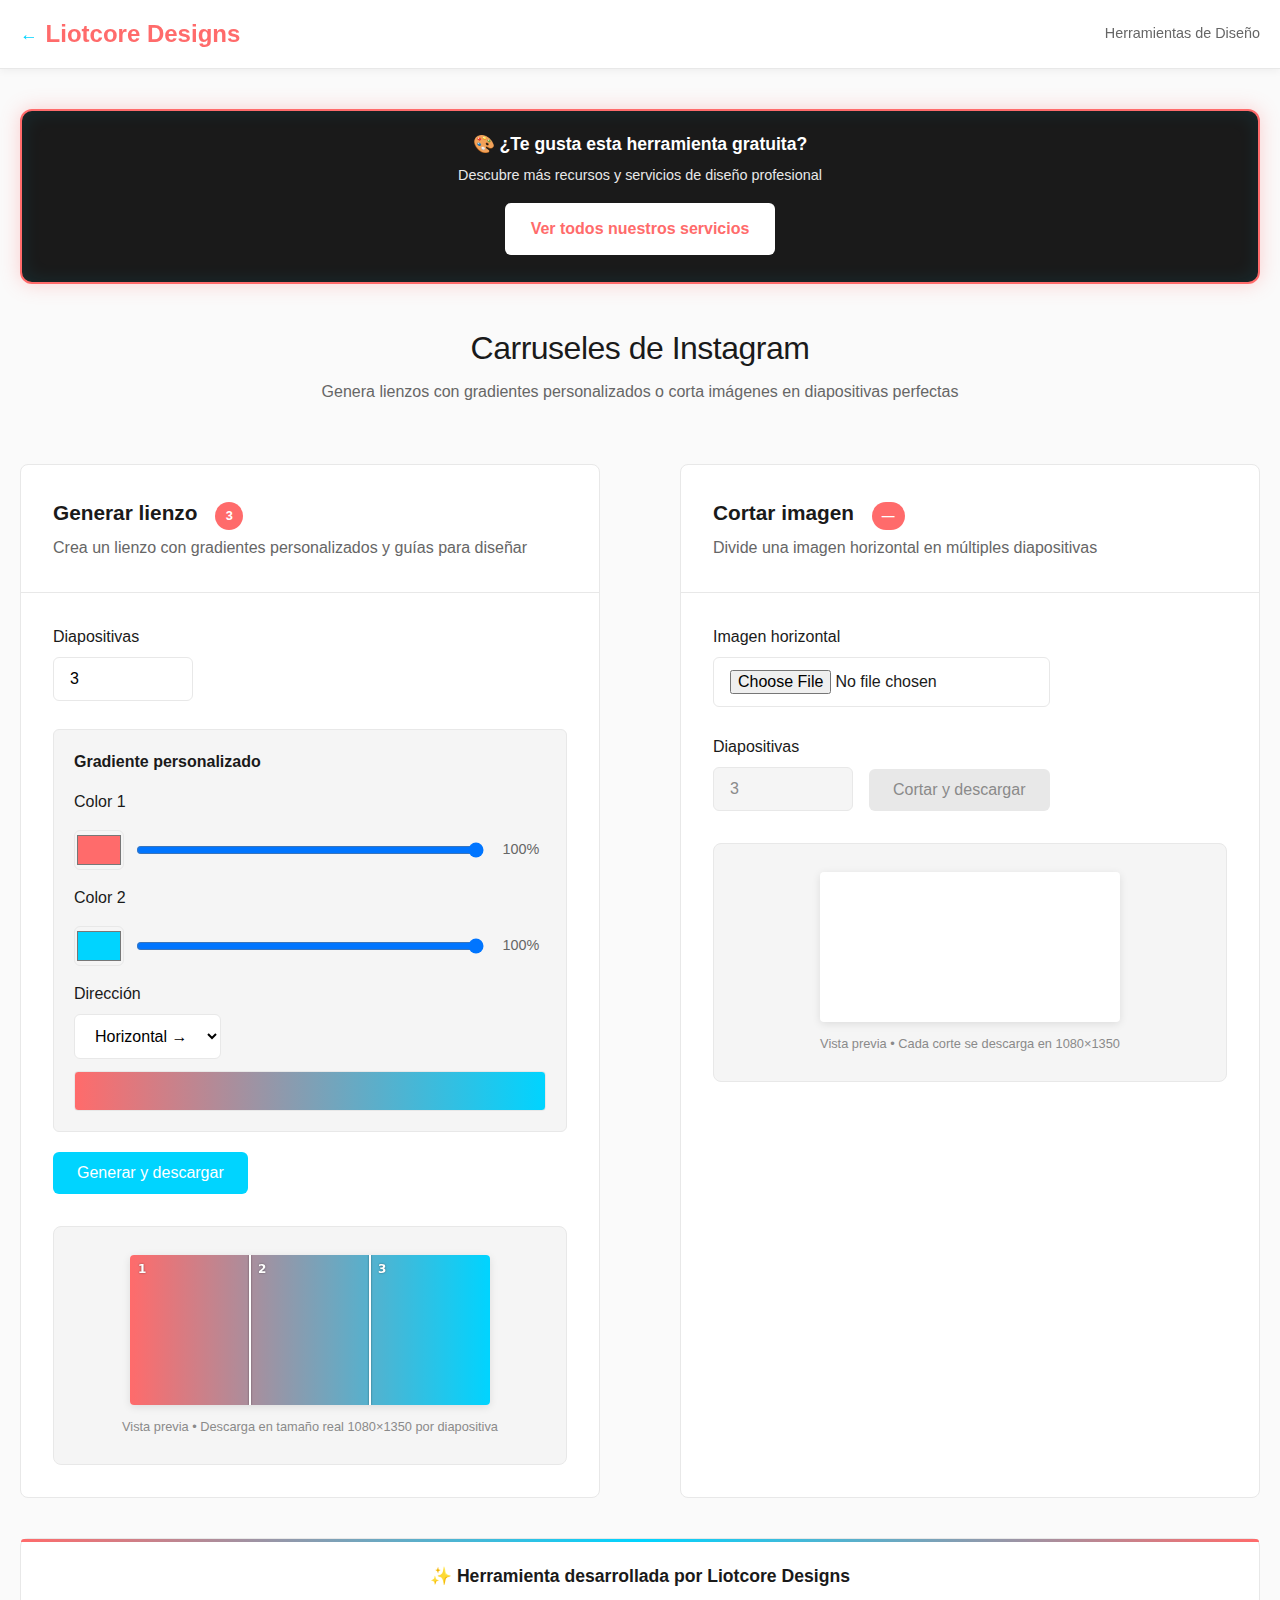
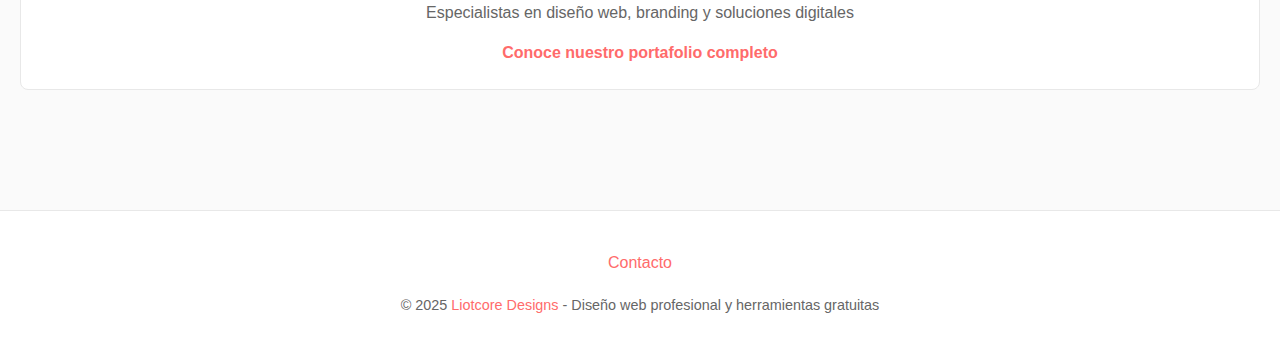
<file: carrusel/index.html>
<!DOCTYPE html>
<html lang="es">
<head>
  <meta charset="UTF-8" />
  <meta name="viewport" content="width=device-width, initial-scale=1.0"/>
  <title>Generador de Carruseles Instagram Gratis | Liotcore Designs</title>
  
  <!-- Favicon -->
  <link rel="icon" type="image/x-icon" href="../Logo.ico">
  <link rel="manifest" href="/site.webmanifest">
  
  <meta name="description" content="Herramienta gratuita para crear carruseles de Instagram perfectos. Genera lienzos en blanco o divide imágenes en múltiples slides de 1080x1350. Por Liotcore Designs.">
  <meta name="keywords" content="carrusel instagram, generador carrusel, herramientas diseño gratis, liotcore designs, crear slides instagram">
  <link rel="canonical" href="https://liotcoredesigns.com/carrusel">
  <meta property="og:title" content="Generador Gratuito de Carruseles Instagram - Liotcore Designs">
  <meta property="og:description" content="Crea carruseles perfectos para Instagram. Herramienta gratuita y fácil de usar.">
  <meta property="og:url" content="https://liotcoredesigns.com/carrusel">
  <meta property="og:type" content="website">
  <style>
    :root{
      --primary: #1a1a1a;
      --secondary: #666666;
      --accent: #00d4ff;
      --pink: #ff6b6b;
      --bg: #fafafa;
      --white: #ffffff;
      --border: #e8e8e8;
      --hover: #f5f5f5;
      --text: #1a1a1a;
      --text-light: #8a8a8a;
    }
    
    * {
      box-sizing: border-box;
      margin: 0;
      padding: 0;
    }
    
    body {
      font-family: -apple-system, BlinkMacSystemFont, 'Segoe UI', Roboto, sans-serif;
      background: var(--bg);
      color: var(--text);
      line-height: 1.5;
    }
    
    .container {
      max-width: 1400px;
      margin: 0 auto;
      padding: 40px 20px;
    }
    
    /* Navbar */
    .navbar {
      background: var(--white);
      border-bottom: 1px solid var(--border);
      padding: 16px 0;
      position: sticky;
      top: 0;
      z-index: 100;
      box-shadow: 0 2px 8px rgba(0, 0, 0, 0.05);
    }
    
    .navbar-content {
      max-width: 1400px;
      margin: 0 auto;
      padding: 0 20px;
      display: flex;
      align-items: center;
      justify-content: space-between;
    }
    
    .navbar-brand {
      font-size: 1.5rem;
      font-weight: 600;
      color: var(--pink);
      text-decoration: none;
      display: flex;
      align-items: center;
      gap: 8px;
    }
    
    .navbar-brand::before {
      content: '←';
      font-size: 1.1rem;
      color: var(--accent);
    }
    
    .navbar-brand:hover {
      color: var(--accent);
      transition: color 0.2s ease;
    }
    
    .navbar-title {
      font-size: 0.9rem;
      color: var(--secondary);
    }
    
    header {
      text-align: center;
      margin-bottom: 60px;
    }
    
    .cta-banner {
      background: var(--primary);
      color: white;
      text-align: center;
      padding: 20px;
      border-radius: 12px;
      margin-bottom: 40px;
      border: 2px solid var(--pink);
      box-shadow: 
        0 0 20px rgba(255, 107, 107, 0.3),
        inset 0 0 20px rgba(0, 212, 255, 0.1);
      position: relative;
      overflow: hidden;
    }
    
    .cta-banner::before {
      content: '';
      position: absolute;
      top: -2px;
      left: -2px;
      right: -2px;
      bottom: -2px;
      background: linear-gradient(45deg, var(--pink), var(--accent), var(--pink), var(--accent));
      border-radius: 12px;
      z-index: -1;
      animation: neonPulse 3s ease-in-out infinite alternate;
    }
    
    @keyframes neonPulse {
      0% { 
        box-shadow: 0 0 10px var(--pink), 0 0 20px var(--pink), 0 0 30px var(--pink);
      }
      100% { 
        box-shadow: 0 0 20px var(--accent), 0 0 30px var(--accent), 0 0 40px var(--accent);
      }
    }
    
    .cta-banner h3 {
      margin: 0 0 8px;
      font-size: 1.1rem;
      font-weight: 600;
    }
    
    .cta-banner p {
      margin: 0 0 16px;
      opacity: 0.9;
      font-size: 0.9rem;
    }
    
    .cta-button {
      background: var(--white);
      color: var(--pink);
      padding: 12px 24px;
      border-radius: 6px;
      text-decoration: none;
      font-weight: 600;
      display: inline-block;
      transition: all 0.3s ease;
      border: 2px solid transparent;
      position: relative;
      overflow: hidden;
    }
    
    .cta-button::before {
      content: '';
      position: absolute;
      top: 0;
      left: -100%;
      width: 100%;
      height: 100%;
      background: linear-gradient(90deg, transparent, rgba(0, 212, 255, 0.4), transparent);
      transition: left 0.5s ease;
    }
    
    .cta-button:hover {
      transform: translateY(-2px);
      color: var(--pink);
      border-color: var(--accent);
      box-shadow: 
        0 0 15px rgba(0, 212, 255, 0.5),
        0 5px 15px rgba(0, 0, 0, 0.2);
    }
    
    .cta-button:hover::before {
      left: 100%;
    }
    
    h1 {
      font-size: 2rem;
      font-weight: 300;
      letter-spacing: -0.5px;
      color: var(--primary);
      margin-bottom: 8px;
    }
    
    .subtitle {
      font-size: 1rem;
      color: var(--secondary);
      font-weight: 400;
    }
    
    .grid {
      display: grid;
      grid-template-columns: 1fr 1fr;
      gap: 80px;
      margin-top: 60px;
    }
    
    @media (max-width: 1024px) {
      .grid {
        gap: 60px;
      }
    }
    
    @media (max-width: 768px) {
      .grid {
        grid-template-columns: 1fr;
        gap: 40px;
      }
      
      .container {
        padding: 20px 16px;
      }
      
      h1 {
        font-size: 1.5rem;
      }
      
      .navbar-content {
        padding: 0 16px;
      }
    }
    
    .section {
      background: var(--white);
      border: 1px solid var(--border);
      border-radius: 8px;
      overflow: hidden;
    }
    
    .section-header {
      padding: 32px;
      border-bottom: 1px solid var(--border);
    }
    
    .section-title {
      font-size: 1.3rem;
      font-weight: 600;
      color: var(--primary);
      margin-bottom: 6px;
    }
    
    .section-description {
      font-size: 1rem;
      color: var(--secondary);
    }
    
    .section-content {
      padding: 32px;
    }
    
    .form-group {
      margin-bottom: 28px;
    }
    
    .form-row {
      display: flex;
      gap: 16px;
      align-items: flex-end;
      flex-wrap: wrap;
    }
    
    .form-column {
      display: flex;
      flex-direction: column;
      gap: 16px;
    }
    
    label {
      display: block;
      font-size: 1rem;
      font-weight: 500;
      color: var(--text);
      margin-bottom: 8px;
    }
    
    input[type="number"], input[type="file"], select {
      padding: 12px 16px;
      border: 1px solid var(--border);
      border-radius: 6px;
      font-size: 1rem;
      background: var(--white);
      min-width: 140px;
      transition: border-color 0.2s ease;
    }
    
    input[type="number"]:focus, input[type="file"]:focus, select:focus {
      outline: none;
      border-color: var(--accent);
    }
    
    input[type="file"] {
      min-width: 220px;
      cursor: pointer;
    }
    
    select {
      cursor: pointer;
    }
    
    /* Color picker styling */
    .color-group {
      display: flex;
      flex-direction: column;
      gap: 8px;
    }
    
    .color-row {
      display: flex;
      align-items: center;
      gap: 12px;
    }
    
    input[type="color"] {
      width: 50px;
      height: 40px;
      border: 1px solid var(--border);
      border-radius: 6px;
      background: none;
      cursor: pointer;
      transition: border-color 0.2s ease;
    }
    
    input[type="color"]:focus {
      outline: none;
      border-color: var(--accent);
    }
    
    input[type="range"] {
      flex: 1;
      min-width: 100px;
    }
    
    .opacity-label {
      font-size: 0.9rem;
      color: var(--secondary);
      min-width: 50px;
      text-align: center;
    }
    
    .gradient-controls {
      background: var(--hover);
      padding: 20px;
      border-radius: 6px;
      border: 1px solid var(--border);
      margin-bottom: 20px;
    }
    
    .gradient-preview {
      width: 100%;
      height: 40px;
      border-radius: 4px;
      border: 1px solid var(--border);
      margin-top: 12px;
    }
    
    button {
      background: var(--accent);
      color: var(--white);
      border: none;
      padding: 12px 24px;
      border-radius: 6px;
      font-size: 1rem;
      font-weight: 500;
      cursor: pointer;
      transition: all 0.2s ease;
      white-space: nowrap;
    }
    
    button:hover:not(:disabled) {
      background: var(--pink);
      transform: translateY(-1px);
      box-shadow: 
        0 0 15px rgba(255, 107, 107, 0.4),
        0 4px 15px rgba(255, 107, 107, 0.2);
    }
    
    button:disabled {
      background: var(--border);
      color: var(--text-light);
      cursor: not-allowed;
    }
    
    .preview-container {
      margin-top: 32px;
      padding: 28px;
      background: var(--hover);
      border-radius: 8px;
      border: 1px solid var(--border);
    }
    
    canvas {
      display: block;
      max-width: 100%;
      height: auto;
      margin: 0 auto;
      background: var(--white);
      border-radius: 4px;
      box-shadow: 0 2px 8px rgba(0, 0, 0, 0.1);
    }
    
    .preview-hint {
      margin-top: 12px;
      font-size: 0.8rem;
      color: var(--text-light);
      text-align: center;
    }
    
    .badge {
      display: inline-flex;
      align-items: center;
      justify-content: center;
      min-width: 28px;
      height: 28px;
      padding: 0 10px;
      background: var(--pink);
      color: var(--white);
      border-radius: 14px;
      font-size: 0.8rem;
      font-weight: 600;
      margin-left: 12px;
    }
    
    .form-row input[type="number"] {
      max-width: 100px;
    }
    
    /* Footer */
    .footer {
      margin-top: 80px;
      padding: 40px 0;
      border-top: 1px solid var(--border);
      background: var(--white);
    }
    
    .footer-content {
      max-width: 1400px;
      margin: 0 auto;
      padding: 0 20px;
      text-align: center;
    }
    
    .footer-links {
      display: flex;
      justify-content: center;
      gap: 24px;
      margin-bottom: 20px;
      flex-wrap: wrap;
    }
    
    .footer-links a {
      color: var(--pink);
      text-decoration: none;
      font-weight: 500;
      transition: color 0.2s ease;
    }
    
    .footer-links a:hover {
      color: var(--accent);
    }
    
    .footer-text {
      color: var(--secondary);
      font-size: 0.9rem;
    }
    
    .footer-text a {
      color: var(--pink);
      text-decoration: none;
    }
    
    .social-proof {
      background: var(--white);
      padding: 24px;
      border-radius: 8px;
      margin-top: 40px;
      text-align: center;
      border: 1px solid var(--border);
      position: relative;
    }
    
    .social-proof::before {
      content: '';
      position: absolute;
      top: 0;
      left: 0;
      right: 0;
      height: 3px;
      background: linear-gradient(90deg, var(--pink), var(--accent), var(--pink));
      border-radius: 8px 8px 0 0;
      animation: shimmer 2s ease-in-out infinite;
    }
    
    @keyframes shimmer {
      0%, 100% { opacity: 0.7; }
      50% { opacity: 1; }
    }
    
    .social-proof h4 {
      color: var(--primary);
      margin-bottom: 12px;
      font-size: 1.1rem;
    }
    
    .social-proof p {
      color: var(--secondary);
      margin-bottom: 16px;
    }
    
    .social-proof a {
      color: var(--pink);
      text-decoration: none;
      font-weight: 600;
    }
    
    button:focus {
      outline: 2px solid var(--accent);
      outline-offset: 2px;
    }
    
    input:disabled {
      background: var(--hover);
      color: var(--text-light);
    }
  </style>
</head>
<body>
  <!-- Navbar -->
  <nav class="navbar">
    <div class="navbar-content">
      <a href="https://liotcoredesigns.com" class="navbar-brand">
        Liotcore Designs
      </a>
      <span class="navbar-title">Herramientas de Diseño</span>
    </div>
  </nav>

  <div class="container">
    <!-- CTA Banner -->
    <div class="cta-banner">
      <h3>🎨 ¿Te gusta esta herramienta gratuita?</h3>
      <p>Descubre más recursos y servicios de diseño profesional</p>
      <a href="https://liotcoredesigns.com" class="cta-button">Ver todos nuestros servicios</a>
    </div>

    <header>
      <h1>Carruseles de Instagram</h1>
      <p class="subtitle">Genera lienzos con gradientes personalizados o corta imágenes en diapositivas perfectas</p>
    </header>

    <div class="grid">
      <!-- SECCIÓN 1: Generar lienzo -->
      <section class="section">
        <div class="section-header">
          <h2 class="section-title">
            Generar lienzo
            <span id="badgeGen" class="badge">3</span>
          </h2>
          <p class="section-description">Crea un lienzo con gradientes personalizados y guías para diseñar</p>
        </div>
        
        <div class="section-content">
          <div class="form-group">
            <div class="form-row">
              <div>
                <label for="slidesGen">Diapositivas</label>
                <input type="number" id="slidesGen" min="1" max="7" value="3" />
              </div>
            </div>
          </div>

          <!-- Controles de gradiente -->
          <div class="gradient-controls">
            <h4 style="margin-bottom: 16px; color: var(--primary);">Gradiente personalizado</h4>
            
            <div class="form-column">
              <div class="color-group">
                <label>Color 1</label>
                <div class="color-row">
                  <input type="color" id="color1" value="#ff6b6b" />
                  <input type="range" id="opacity1" min="0" max="100" value="100" />
                  <span class="opacity-label" id="opacity1Label">100%</span>
                </div>
              </div>

              <div class="color-group">
                <label>Color 2</label>
                <div class="color-row">
                  <input type="color" id="color2" value="#00d4ff" />
                  <input type="range" id="opacity2" min="0" max="100" value="100" />
                  <span class="opacity-label" id="opacity2Label">100%</span>
                </div>
              </div>

              <div>
                <label for="gradientDirection">Dirección</label>
                <select id="gradientDirection">
                  <option value="to right">Horizontal →</option>
                  <option value="to left">Horizontal ←</option>
                  <option value="to bottom">Vertical ↓</option>
                  <option value="to top">Vertical ↑</option>
                  <option value="to bottom right">Diagonal ↘</option>
                  <option value="to bottom left">Diagonal ↙</option>
                  <option value="to top right">Diagonal ↗</option>
                  <option value="to top left">Diagonal ↖</option>
                  <option value="radial">Radial</option>
                </select>
              </div>
            </div>

            <div class="gradient-preview" id="gradientPreview"></div>
          </div>
          
          <div class="form-row">
            <button id="btnDownload">Generar y descargar</button>
          </div>
          
          <div class="preview-container">
            <canvas id="previewGen"></canvas>
            <div class="preview-hint">Vista previa • Descarga en tamaño real 1080×1350 por diapositiva</div>
          </div>
        </div>
      </section>

      <!-- SECCIÓN 2: Cortar imagen -->
      <section class="section">
        <div class="section-header">
          <h2 class="section-title">
            Cortar imagen
            <span id="badgeCut" class="badge">—</span>
          </h2>
          <p class="section-description">Divide una imagen horizontal en múltiples diapositivas</p>
        </div>
        
        <div class="section-content">
          <div class="form-group">
            <label for="upload">Imagen horizontal</label>
            <input type="file" id="upload" accept="image/*" />
          </div>
          
          <div class="form-group">
            <div class="form-row">
              <div>
                <label for="slidesCut">Diapositivas</label>
                <input type="number" id="slidesCut" min="1" max="7" value="3" disabled />
              </div>
              <button id="btnCut" disabled>Cortar y descargar</button>
            </div>
          </div>
          
          <div class="preview-container">
            <canvas id="previewCut"></canvas>
            <div class="preview-hint">Vista previa • Cada corte se descarga en 1080×1350</div>
          </div>
        </div>
      </section>
    </div>

    <!-- Social Proof Section -->
    <div class="social-proof">
      <h4>✨ Herramienta desarrollada por Liotcore Designs</h4>
      <p>Especialistas en diseño web, branding y soluciones digitales</p>
      <a href="https://liotcoredesigns.com">Conoce nuestro portafolio completo</a>
    </div>
  </div>

  <!-- Footer -->
  <footer class="footer">
    <div class="footer-content">
      <div class="footer-links">
        <a href="https://liotcoredesigns.com/#contacto">Contacto</a>
      </div>
      <p class="footer-text">
        © 2025 <a href="https://liotcoredesigns.com">Liotcore Designs</a> - Diseño web profesional y herramientas gratuitas
      </p>
    </div>
  </footer>

  <script>
    // Constantes
    const SLIDE_W = 1080, SLIDE_H = 1350, MAX_SLIDES = 7;
    const PREVIEW_SLIDE_W = 120;
    const PREVIEW_H = Math.round(PREVIEW_SLIDE_W * (SLIDE_H / SLIDE_W));

    // Elementos del DOM
    const slidesGenInput = document.getElementById('slidesGen');
    const previewGen = document.getElementById('previewGen');
    const badgeGen = document.getElementById('badgeGen');
    const color1Input = document.getElementById('color1');
    const color2Input = document.getElementById('color2');
    const opacity1Input = document.getElementById('opacity1');
    const opacity2Input = document.getElementById('opacity2');
    const opacity1Label = document.getElementById('opacity1Label');
    const opacity2Label = document.getElementById('opacity2Label');
    const gradientDirectionInput = document.getElementById('gradientDirection');
    const gradientPreview = document.getElementById('gradientPreview');

    function clampSlides(n){ return Math.max(1, Math.min(MAX_SLIDES, Number(n)||1)); }

    function hexToRgba(hex, opacity) {
      const r = parseInt(hex.slice(1, 3), 16);
      const g = parseInt(hex.slice(3, 5), 16);
      const b = parseInt(hex.slice(5, 7), 16);
      return `rgba(${r}, ${g}, ${b}, ${opacity / 100})`;
    }

    function updateGradientPreview() {
      const color1 = hexToRgba(color1Input.value, opacity1Input.value);
      const color2 = hexToRgba(color2Input.value, opacity2Input.value);
      const direction = gradientDirectionInput.value;
      
      let gradientCSS;
      if (direction === 'radial') {
        gradientCSS = `radial-gradient(circle, ${color1}, ${color2})`;
      } else {
        gradientCSS = `linear-gradient(${direction}, ${color1}, ${color2})`;
      }
      
      gradientPreview.style.background = gradientCSS;
      
      // Actualizar labels de opacidad
      opacity1Label.textContent = opacity1Input.value + '%';
      opacity2Label.textContent = opacity2Input.value + '%';
    }

    function createCanvasGradient(ctx, width, height) {
      const color1 = hexToRgba(color1Input.value, opacity1Input.value);
      const color2 = hexToRgba(color2Input.value, opacity2Input.value);
      const direction = gradientDirectionInput.value;
      
      let gradient;
      
      if (direction === 'radial') {
        const centerX = width / 2;
        const centerY = height / 2;
        const radius = Math.max(width, height) / 2;
        gradient = ctx.createRadialGradient(centerX, centerY, 0, centerX, centerY, radius);
      } else {
        let x0 = 0, y0 = 0, x1 = 0, y1 = 0;
        
        switch (direction) {
          case 'to right':
            x1 = width;
            break;
          case 'to left':
            x0 = width;
            break;
          case 'to bottom':
            y1 = height;
            break;
          case 'to top':
            y0 = height;
            break;
          case 'to bottom right':
            x1 = width;
            y1 = height;
            break;
          case 'to bottom left':
            x0 = width;
            y1 = height;
            break;
          case 'to top right':
            x1 = width;
            y0 = height;
            break;
          case 'to top left':
            x0 = width;
            y0 = height;
            break;
        }
        
        gradient = ctx.createLinearGradient(x0, y0, x1, y1);
      }
      
      gradient.addColorStop(0, color1);
      gradient.addColorStop(1, color2);
      
      return gradient;
    }

    function drawGenPreview(){
      const slides = clampSlides(slidesGenInput.value);
      badgeGen.textContent = slides;
      
      previewGen.width = PREVIEW_SLIDE_W * slides;
      previewGen.height = PREVIEW_H;
      const ctx = previewGen.getContext('2d');
      
      // Aplicar gradiente
      const gradient = createCanvasGradient(ctx, previewGen.width, previewGen.height);
      ctx.fillStyle = gradient;
      ctx.fillRect(0, 0, previewGen.width, previewGen.height);
      
      // guías + numeración
      ctx.strokeStyle = '#ffffff';
      ctx.lineWidth = 2;
      ctx.font = 'bold 12px -apple-system, system-ui';
      ctx.fillStyle = '#ffffff';
      ctx.shadowColor = 'rgba(0, 0, 0, 0.5)';
      ctx.shadowBlur = 2;
      
      for(let i = 0; i < slides; i++){
        const x = i * PREVIEW_SLIDE_W;
        if (i > 0) {
          ctx.beginPath();
          ctx.moveTo(x, 0);
          ctx.lineTo(x, PREVIEW_H);
          ctx.stroke();
        }
        ctx.fillText(`${i+1}`, x + 8, 18);
      }
      
      ctx.shadowColor = 'transparent';
      ctx.shadowBlur = 0;
    }

    function downloadRealCanvas(){
      const slides = clampSlides(slidesGenInput.value);
      const real = document.createElement('canvas');
      real.width = SLIDE_W * slides;
      real.height = SLIDE_H;
      const ctx = real.getContext('2d');
      
      // Aplicar gradiente
      const gradient = createCanvasGradient(ctx, real.width, real.height);
      ctx.fillStyle = gradient;
      ctx.fillRect(0, 0, real.width, real.height);
      
      // guías reales
      ctx.strokeStyle = '#ffffff';
      ctx.lineWidth = 6;
      ctx.shadowColor = 'rgba(0, 0, 0, 0.3)';
      ctx.shadowBlur = 4;
      
      for(let i = 1; i < slides; i++){
        const x = i * SLIDE_W;
        ctx.beginPath();
        ctx.moveTo(x, 0);
        ctx.lineTo(x, real.height);
        ctx.stroke();
      }
      
      const a = document.createElement('a');
      a.download = `lienzo_gradiente_${slides}_diapositivas.png`;
      a.href = real.toDataURL('image/png');
      a.click();
    }

    // Event listeners para controles de gradiente
    [color1Input, color2Input, opacity1Input, opacity2Input, gradientDirectionInput].forEach(input => {
      input.addEventListener('input', () => {
        updateGradientPreview();
        drawGenPreview();
      });
    });

    slidesGenInput.addEventListener('input', () => {
      if(Number(slidesGenInput.value) > MAX_SLIDES){ slidesGenInput.value = MAX_SLIDES; }
      drawGenPreview();
    });
    
    document.getElementById('btnDownload').addEventListener('click', downloadRealCanvas);
    
    // Inicializar
    updateGradientPreview();
    drawGenPreview();

    // ---------- SECCIÓN 2: Cortar imagen ----------
    const upload = document.getElementById('upload');
    const slidesCutInput = document.getElementById('slidesCut');
    const btnCut = document.getElementById('btnCut');
    const previewCut = document.getElementById('previewCut');
    const badgeCut = document.getElementById('badgeCut');
    let imgLoaded = null;

    upload.addEventListener('change', (e)=>{
      const file = e.target.files?.[0];
      if(!file){ return; }
      const img = new Image();
      img.onload = ()=>{
        imgLoaded = img;
        const suggested = clampSlides(Math.round(img.width / SLIDE_W));
        slidesCutInput.value = suggested;
        slidesCutInput.disabled = false;
        btnCut.disabled = false;
        drawCutPreview();
      };
      img.src = URL.createObjectURL(file);
    });

    slidesCutInput.addEventListener('input', ()=>{
      if(Number(slidesCutInput.value) > MAX_SLIDES){ slidesCutInput.value = MAX_SLIDES; }
      if(!imgLoaded) return;
      drawCutPreview();
    });

    function drawImageCover(ctx, img, dx, dy, dW, dH){
      const ir = img.width / img.height;
      const dr = dW / dH;
      let sx, sy, sW, sH;
      if(ir > dr){
        sH = img.height; sW = sH * dr; sx = (img.width - sW)/2; sy = 0;
      }else{
        sW = img.width; sH = sW / dr; sx = 0; sy = (img.height - sH)/2;
      }
      ctx.drawImage(img, sx, sy, sW, sH, dx, dy, dW, dH);
    }

    function drawCutPreview(){
      const slides = clampSlides(slidesCutInput.value);
      badgeCut.textContent = slides;
      const width = PREVIEW_SLIDE_W * slides;
      const height = PREVIEW_H;
      previewCut.width = width; previewCut.height = height;
      const ctx = previewCut.getContext('2d');
      ctx.clearRect(0,0,width,height);
      ctx.fillStyle = '#ffffff'; ctx.fillRect(0,0,width,height);
      if(imgLoaded){ drawImageCover(ctx, imgLoaded, 0, 0, width, height); }
      ctx.strokeStyle = '#00d4ff'; ctx.lineWidth = 2; ctx.font='bold 12px -apple-system, system-ui'; ctx.fillStyle='#ffffff';
      ctx.shadowColor = 'rgba(0, 0, 0, 0.5)';
      ctx.shadowBlur = 2;
      for(let i=1;i<slides;i++){
        const x = i * PREVIEW_SLIDE_W;
        ctx.beginPath(); ctx.moveTo(x,0); ctx.lineTo(x,height); ctx.stroke();
      }
      for(let i=0;i<slides;i++){
        ctx.fillText(`${i+1}`, i*PREVIEW_SLIDE_W + 8, 18);
      }
      ctx.shadowColor = 'transparent';
      ctx.shadowBlur = 0;
    }

    btnCut.addEventListener('click', ()=>{
      if(!imgLoaded) return alert('Primero sube una imagen.');
      const slides = clampSlides(slidesCutInput.value);
      const srcSliceW = imgLoaded.width / slides;
      for(let i=0;i<slides;i++){
        const c = document.createElement('canvas');
        c.width = SLIDE_W; c.height = SLIDE_H;
        const cx = c.getContext('2d');
        cx.drawImage(
          imgLoaded,
          i*srcSliceW, 0, srcSliceW, imgLoaded.height,
          0, 0, SLIDE_W, SLIDE_H
        );
        const a = document.createElement('a');
        a.download = `slide_${i+1}.png`;
        a.href = c.toDataURL('image/png');
        a.click();
      }
    });
  </script>
</body>
</html>
</file>
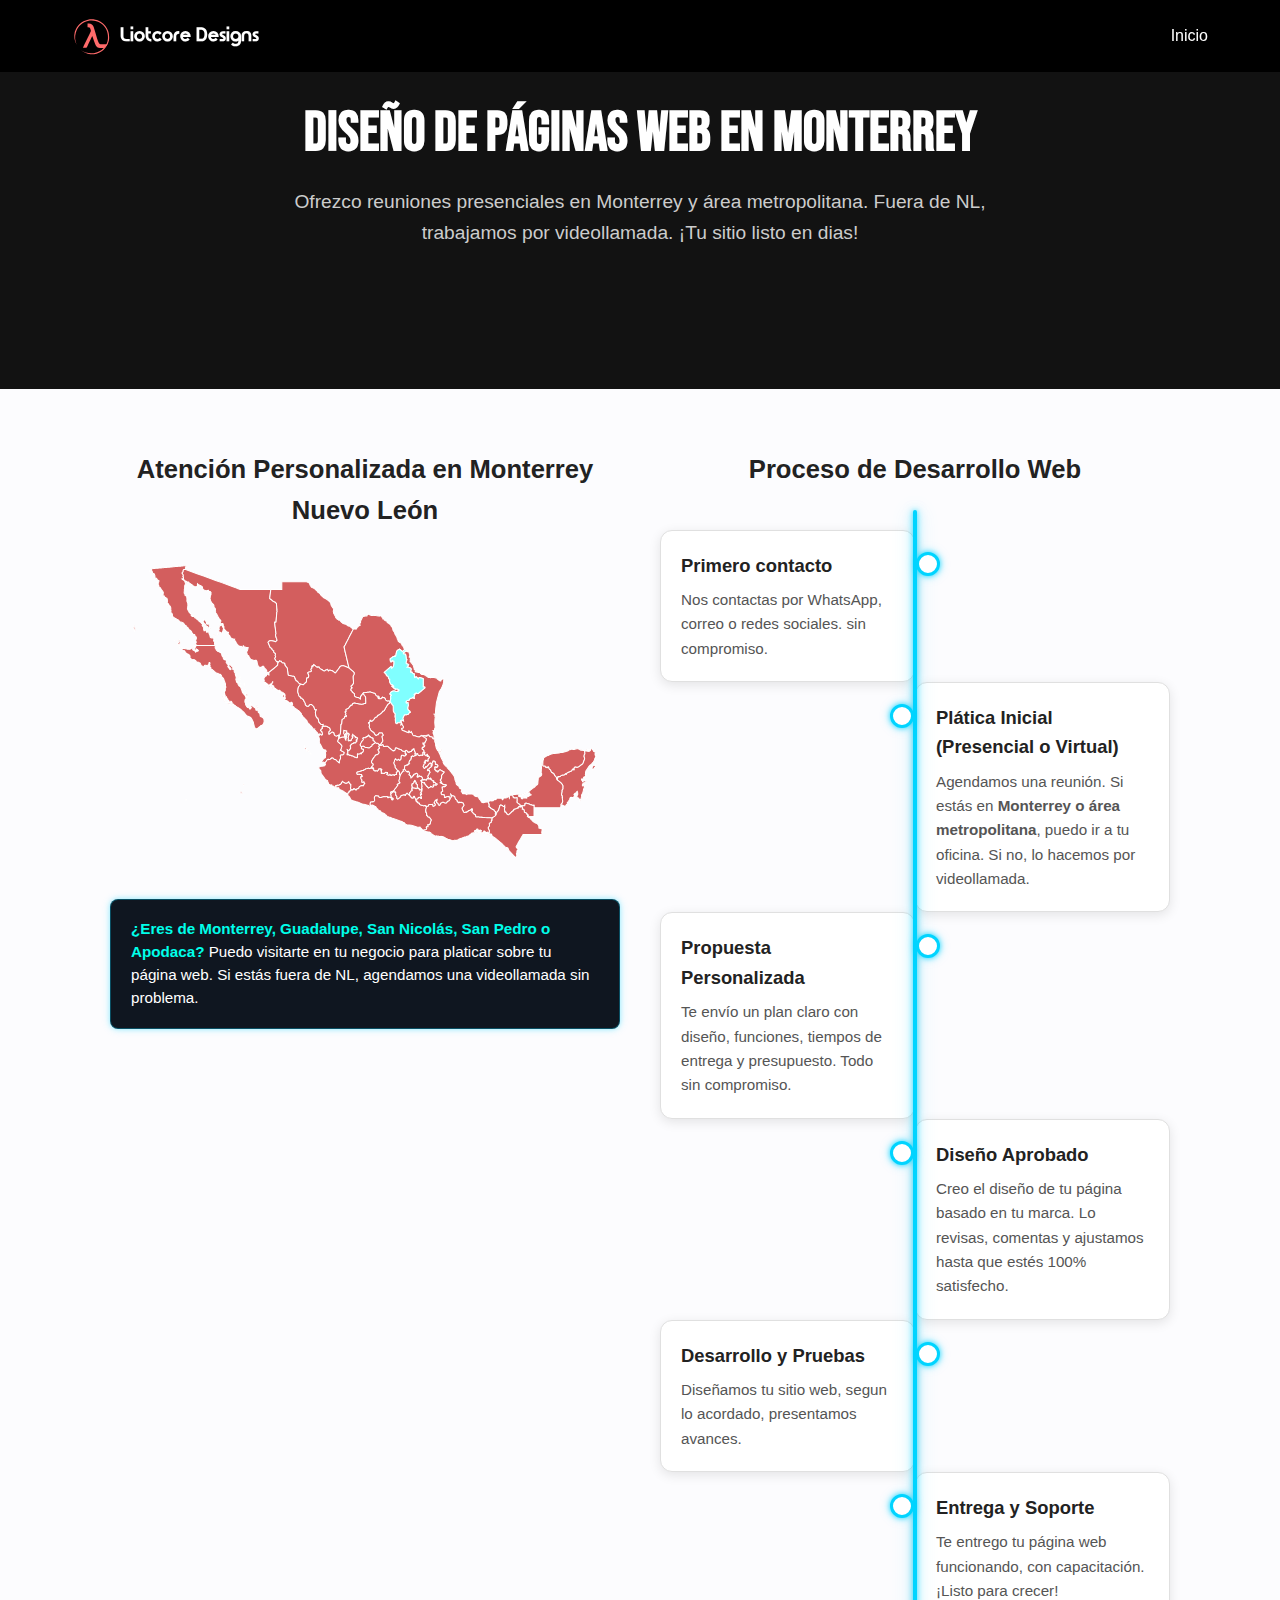
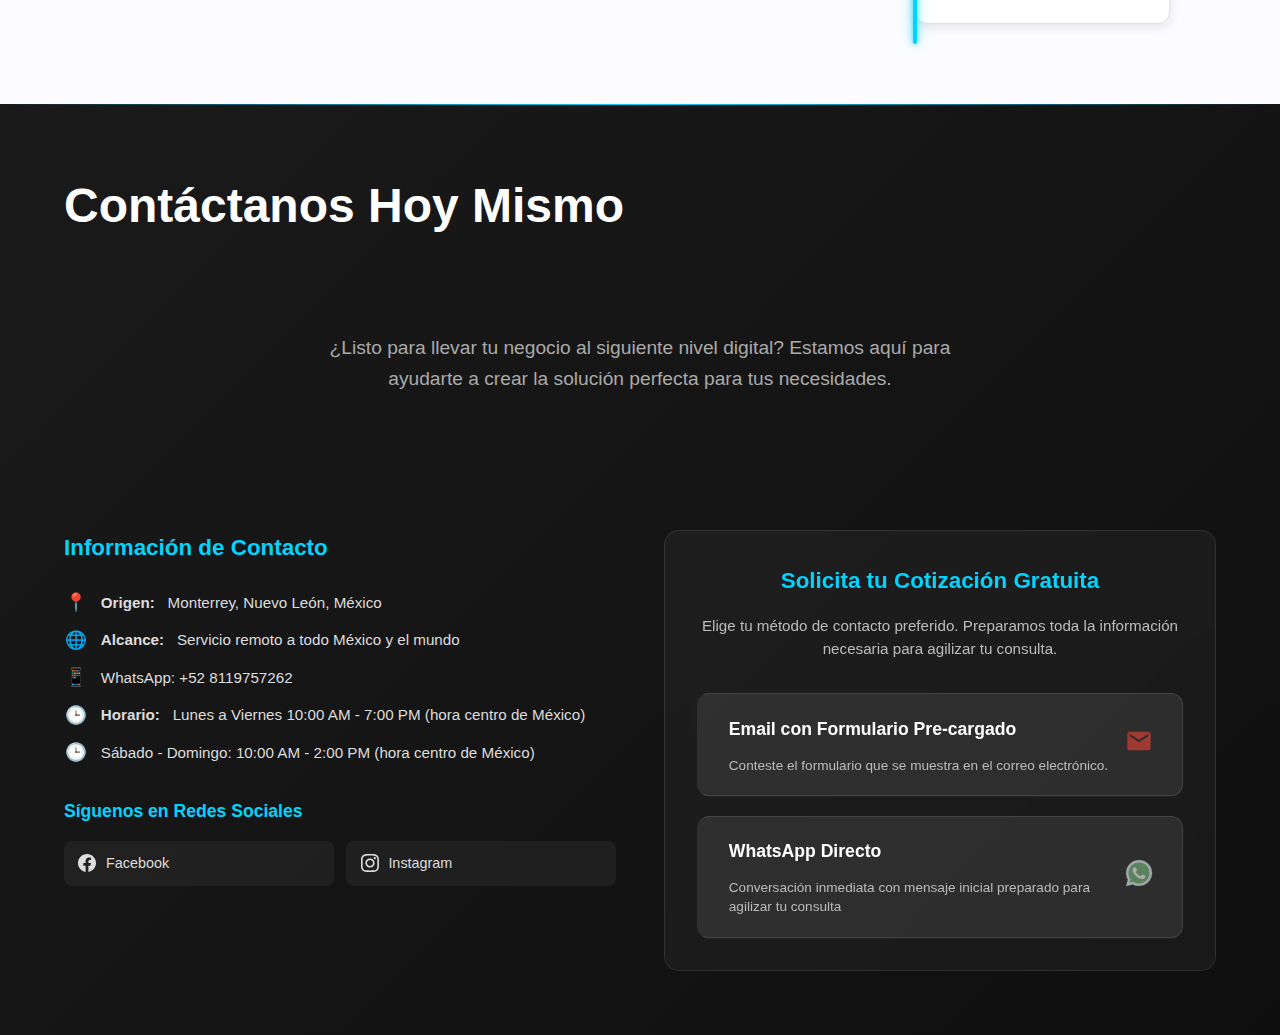
<file: visitas/index.html>
<!DOCTYPE html>
<html lang="es">

<head>
    <meta charset="UTF-8" />
    <meta name="viewport" content="width=device-width, initial-scale=1.0" />
    <title>Diseño de Páginas Web en Monterrey</title>
    <meta name="description"
        content="Crea una página web profesional en Monterrey. Ofrezco visitas presenciales en NL. Sitios modernos, economicos, rápidos y optimizados para Google.">


    <!-- Canonical URL -->
    <link rel="canonical" href="https://liotcoredesigns.com/visitas">

    <link rel="icon" type="image/png" sizes="32x32" href="../favicon-32x32.png">
    <link rel="icon" type="image/png" sizes="16x16" href="../favicon-16x16.png">
    <link rel="stylesheet" href="style.css">
    <script src="../public/js/script.js"></script>
</head>

<body>

    <!-- Encabezado -->
    <header>
        <nav class="navbar" id="navbar">
            <div class="nav-container">
                <div class="nav-logo">
                    <a href="https://liotcoredesigns.com" class="logo">
                        <svg viewBox="0 0 600 600" xmlns="http://www.w3.org/2000/svg">
                            <!-- Símbolo/letra interior -->
                            <path
                                d="M532,426l-46.59,53.69c-18.3-1.29-71.59,1.85-88.3-2.86c-26.99-7.61-40.57-30.71-49.81-55.36   c-12.88-34.32-24.25-69.2-36.44-103.78c-1.79-5.14-4.44-9.96-7.73-17.18c-15.37,32.5-30.05,63.62-44.8,94.68   c-8.44,17.78-16.89,35.52-25.37,53.26c-2.72,5.69-5.45,11.37-8.17,17.06c-4.21,8.81-10.99,12.92-21.01,12.54   c-12.67-0.47-25.4-0.1-40.67-0.1c5.43-12.9,9.71-24.69,15.22-35.86c7.29-14.82,14.69-29.6,22.11-44.36   c11.18-22.23,22.39-44.45,33.34-66.78c16.56-33.74,32.92-67.59,48.38-101.83c2.33-5.19-0.64-12.8-1.17-19.29   c-0.03-0.33-0.28-0.64-0.38-0.99c-11.25-34.96-12.08-34.78-47.62-39.61v-56.81c46.8-7.38,77.72,7.61,92.32,53.38   c19.01,59.52,35.03,119.97,53.34,179.72c6.35,20.72,14.8,40.93,23.97,60.59c6.42,13.75,19.42,16.87,34.61,18.82   C443.63,425.72,527.04,426,532,426z" />
                            <!-- Círculo exterior -->
                            <path
                                d="M131.12,510.16c50.86,34.67,113.75,50.99,174.93,47.37c11.22-0.55,22.56-1.24,33.65-3.1    c50.37-8.42,97.01-33.76,132.47-70.47c1.94-2.07,5.79-6.24,7.72-8.31c1.84-2.13,5.5-6.43,7.33-8.57    c25.56-32.43,44.27-70.97,50.23-111.99c0.29-1.98,0.81-6.41,1.05-8.34c0.16-1.77,0.5-6.54,0.66-8.37    c0.21-3.24,0.17-6.82,0.33-10.09c6.38-85.9-35.73-171.98-107.35-219.77c-108.38-74.65-261-47.02-336.85,60.39    c-12.08,16.84-21.98,35.25-29.48,54.57c-3.24,8.71-5.91,18.01-8.59,26.91c-18.12,58.78-13,123.98,12.63,179.83    c-34-56.36-44.08-126.27-28.47-190.17C67.04,148.03,145.67,73.71,239.41,54.47c170.52-36.31,328.19,99.32,317.96,273.27    c-0.29,3.82-0.2,7.85-0.43,11.67c-0.79,12.04-2.48,24.49-5.27,36.24C527.1,479.57,436.98,561.14,330.72,573.78    c-10.05,1.39-20.17,2.03-30.3,1.66c-7.83-0.5-16.31-1-24.08-2.1C223.49,566.49,171.19,545.15,131.12,510.16L131.12,510.16z" />
                        </svg>
                        <span class="navar-logo-text">Liotcore Designs</span>
                    </a>
                </div>

                <ul class="nav-menu" id="nav-menu">
                    <li><a href="/">Inicio</a></li>
                </ul>
                <div class="hamburger" id="hamburger">
                    <span class="bar"></span>
                    <span class="bar"></span>
                    <span class="bar"></span>
                </div>
            </div>
        </nav>
    </header>

    <!-- Hero Section -->
    <div class="hero">
        <h1>Diseño de Páginas Web en Monterrey</h1>
        <p>Ofrezco reuniones presenciales en Monterrey y área metropolitana. Fuera de NL, trabajamos por videollamada.
            ¡Tu sitio listo en dias!
        </p>
    </div>
    <!--   <div class="custom-shape-divider-bottom-1756087236">
        <svg data-name="Layer 1" xmlns="http://www.w3.org/2000/svg" viewBox="0 0 1200 120" preserveAspectRatio="none">
            <path d="M1200 0L0 0 892.25 114.72 1200 0z" class="shape-fill" fill="#1a1a1a"></path>
        </svg>
    </div> -->

    <!-- Contenido principal -->
    <div class="container">

        <!-- Sección del mapa -->
        <div class="map-section">
            <h2>Atención Personalizada en Monterrey Nuevo León</h2>
            <div class="mapContainer">
                <svg class="#mapa" id="mapa" version="1.2" viewbox="0 0 1000 630" xmlns="http://www.w3.org/2000/svg">
                    <g id="features">
                        <path
                            d="M147.3 35.9l0.1 0 1.1 0.4 11.7 4.3 11.8 4.3 11.7 4.3 11.8 4.3 11.7 4.3 11.8 4.2 11.7 4.3 11.8 4.3 1.4 0.5 1.5 0.6 1.5 0.5 1.5 0.6 1.4 0.6 1.5 0.5 1.5 0.6 1.5 0.5 0.8 0.3 1.7 0.2 1.7 0 1.2 0 1.2 0 1.2 0 1.3 0 1.2 0 1.2 0 1.2 0 1.3 0 1.2 0 1.2 0 1.2 0 1.3 0 1.2 0 1.2 0 1.3 0 1.2 0 1.2 0 1.2 0 1.3 0 1.2 0 1.2 0 1.2 0 1.3 0 1.2 0 1.2 0 1.2 0 1.3 0 1.2 0 1.2 0 1.2 0 1.3 0 1.2 0 1.2 0 1.3 0 1.2 0 1.2 0 1.2 0 1.3 0 1.2 0 1.2 0 1.2 0 1.3 0 1.2 0 1.2 0 0.6 0 0.6 0 1.3 0 0.4 0-0.3 2.7-0.4 2.9-0.3 2.8-0.4 2.9-0.1 1-0.2 1.1-0.1 1-0.1 1.1-0.2 0.7 0 0.6 0 0.4 0.4 0.5 1.7 1.4 1.6 1.3 1.6 1.4 1.7 1.4 0.4 0.3 0.6 0.3 0.5 0.2 0.6 0.1 0.9 0.3 0.7 0.4 0.7 0.5 0.7 0.7 0.6 0.5 0.3 0.4 0.2 0.6 0.1 0.8 0 1 0.1 1.1 0.1 1 0.1 1 0 0.4 0.1 0.3 0 0.3 0 0.3 0.2 2.1 0.2 2.1 0.1 2.1 0.2 2.1 0.1 0.5 0 0.5-0.1 0.4-0.2 0.4-0.2 0.5-0.2 0.5 0 0.6 0 0.7 0 0.1 0 0.1-0.1 0.7-0.1 0.7 0 0.7-0.1 0.6-0.2 2.7-0.2 2.7-0.2 2.6-0.2 2.7-0.1 0.8-0.1 0.8 0 0.7-0.1 0.8 0 0.6-0.1 0.4-0.2 0.2-0.5 0-0.5 0-0.5 0-0.5 0-0.5 0 0.2 1.7 0.2 1.6 0.1 1.6 0.2 1.7 0.2 1.8 0.3 1.8 0.2 1.8 0.2 1.9 0.1 1.3 0.2 1.4 0.2 1.3 0.1 1.3 0.1 0.4 0 0.4 0 0.4 0.1 0.3 0.1 0.3 0.2 0.3 0.1 0.4-0.1 0.3-0.2 0.9-0.4 1.2-0.3 1.1 0 0.9 0.3 0.9 0.3 1 0.3 1 0.3 1 0.3 0.6 0.2 0.7 0.3 0.7 0.2 0.7 0.2 0.6 0.4 0.9 0.2 0.8 0 0.5-0.6 0.6-0.6 0.6-0.6 0.6-0.7 0.6-0.4 0.2-0.5 0-0.5-0.2-0.4-0.1-1-0.3-1-0.2-1-0.3-1-0.2-1.5-0.3-1.3-0.1-1.4 0-1.5 0.1-0.7 0.2-0.5 0.2-0.5 0.4-0.5 0.5-0.6 0.5-0.5 0.5-0.3 0.6 0.2 0.7 0.9 2.2 0.9 2.2 0.9 2.2 0.9 2.2 0.2 0.4 0.4 0.3 0.3 0.3 0.4 0.2 0.5 0.3 0.5 0.3 0.5 0.2 0.5 0.3 0.3 0.6 0.2 0.7 0.1 0.7 0.4 0.6 0.8 0.6 0.8 0.7 0.7 0.7 0.8 0.6-0.3 0.4-0.1 0.4-0.1 0.5 0.1 0.5 0.6 0.7 0.6 0.6 0.6 0.6 0.8 0.5 0.5 0.3 0.3 0.4 0.1 0.5 0.1 0.6 0 0.7-0.1 0.6-0.2 0.7-0.1 0.6 0 0.6 0.2 0.5 0.3 0.6 0.2 0.5 0.1 0.9-0.3 0.7-0.5 0.6-0.5 0.7-0.2 0.8 0.1 0.8 0.3 0.6 0.4 0.7 0.6 1 0.6 1 0.7 1 0.6 0.9 0.4 0.4 0.3 0.2 0.4 0 0.5-0.1 0.3 0 0.2-0.1 0.2 0 0.2 0.2 0.1 0.4 0.2 0.3 0.1 0.4 0.2 0.3-0.2 0.8-0.3 0.8-0.2 0.8-0.2 0.8 0 0.6 0 0.8-0.1 0.7-0.2 0.4-1.4 1.2-1.4 1.2-1.5 1.2-1.4 1.2-2.8 2.4-2.8 2.3-2.9 2.3-2.9 2.2-0.2 0.2-0.2 0.1-0.1 0.1-0.2 0.2-0.3 0.5-0.5-1-0.8-0.5 0.1 0.1 0.1 0.2 0.1 0.1 0.1 0.3-0.6-0.2-0.3-0.1-0.3 0.1-0.8 0.9-0.3 0-0.1-0.4 0.4-2.3-0.1-1.3-0.3-1.2-0.7-0.8-1-1.5-1.3-0.9-0.8-1.3-0.9-0.8-0.8-0.3-0.8-0.1-0.3-0.2 0.4-0.1 0.5 0.2 0.7 0.2-0.2-0.6-0.2-0.1 0.2-0.3-0.2-0.4-0.5 0-0.4-0.1-0.2-0.3-0.1-0.5-0.3 0.2-0.3 0.3-0.2-0.6-0.5-0.1-0.3 0.4-0.3 0.3-0.1 0.4 0.3 0.1 0.3 0.1 0.3 0 0.1 0.2-0.1 0.2 0 0.3 0.5 0.3 0.3 0.1 0 0.2-1-0.5-2.2-0.4-1.2 0.1-0.4 0.3-0.1 0.3-0.8-0.1-0.9-0.4-1.3-0.5-0.4-0.4-1.4-1.5-0.7-1.1-0.2-1.2-0.2-1.1-0.4-0.7-0.4-1-0.1-0.4-0.3-0.5-0.9-1.5 0.1-0.3 0.2 0.4 0.8 1.3 0.6 0.5-0.7-1.8 0-0.7-0.2-1.4-1-1.2-0.4-0.4-0.5-0.2-0.5-0.1-0.5 0-0.2 0.1-0.2 0.1-0.2 0.2-0.2 0.2-0.2 0.3-0.3 0.3-0.8-0.7-1.7-0.5-1.2-0.3-0.7-0.2-0.7-0.1-0.7-0.2-0.7-0.1-0.9-0.6-0.5-0.2-1-1.2-0.9-1.2-1.3-0.9-0.4-0.3-1.1-0.2-0.6 0-0.1-0.3 0.9 0 0.8 0.1 0.8 0.1 0.4-0.3-0.6-0.5-0.7-0.9-0.3-0.4 0.1-0.2 0.1-0.2 0-0.2-0.4-0.2-0.1-0.1-0.2-0.2-0.6 0.4-0.3 0.2-0.3 0-0.3-0.1-0.1-0.3 0-0.8-0.1-0.8-0.9-0.5 0-2-0.3-1-0.8-2.1 0-1.1 0.3-0.5 0.5-0.2 0.6-0.1 0.3-0.5-0.1-0.5-0.3-0.1-0.4 0.2-0.2 0.4 0.2-1 0.2-0.3 0.4-0.2 0.3 0 0.3-0.1 0.2-0.4-1 0-0.5-0.3-0.1-0.4 0.4-0.8-0.4-0.1-0.3-0.2-0.1-0.4 0.2-0.4 0.2 0.3 0.2 0.1 0.1-0.2 0.2-0.6 0.1-0.1 0.3 0.1 1.4-0.3 0.4-0.3-0.1-0.6-0.6 0.2-1.7-0.7-0.7 0.1 0.4 0.3-0.2 0.2-0.4-0.1-0.9-0.6-0.5-0.2-2-0.5-1-0.1-1 0.1-1.1 0.2 0-0.2 0.3-0.1 0.9-0.4-0.2-0.4-0.1-0.3-0.1-0.3 0-0.4-0.1-0.4-0.4-0.2-0.3 0-0.2 0.4 0 0.9-0.1 0.5-0.3 0.5-0.6 0.6 0.5 0 0.2 0.1 0.1 0.3 0 0.4-0.1 0.4-0.3 0.6-0.2 0.2-0.2-0.3-0.1-0.1-0.7-0.9-0.1-0.1-0.5 0-0.2-0.1-0.1-0.2-0.1-0.2-0.1-0.1-0.2-0.2 0.3-0.3 0.2-0.1 0.3 0-0.5-0.5-0.6-0.6-0.7-0.3-0.6 0-0.6 0.2-0.5 0.6-0.8 0.1-0.5 0 0.1-0.3 0.2-0.2-0.3-0.4-0.4-0.2-0.3 0-0.4-0.5-0.8-0.2-0.4-0.5-0.4-0.5-0.6-0.8-0.9-0.2-0.4-0.7-0.5-0.6-0.5-1.2-1-1-0.2-1.5-0.2-0.3-0.1-0.1-0.4 0.1-0.2-0.1-0.1-0.1 0-0.2-0.3-0.5-0.1-0.7-0.1-0.3-1.3-1.2-0.4-0.5-0.2-0.7 0.2-0.4 0.3-0.3 0.1-0.6-1 0.2-1.2-0.4-2-0.7-1.9-1-0.7-0.2-0.6-0.2-0.3-0.1-0.5-1.3-0.5-1.3-0.5-1.4-4.6-4.5-0.6-0.9-0.3-0.3 0.2-0.2 0.3 0 0.3-0.2 0.6-0.4 0.2 0 0.2 0.3 0.2 0.4 0.1 0.2 0.3 0.1 0.2-0.1 0.1-0.3 0-0.4 0-0.3-0.3-0.6-0.5 0-0.5 0.1-0.7-0.1-0.8-0.7-0.4-0.6-1-0.4-0.8-0.2-0.1-0.7-0.4-0.1 0-0.4-0.4-0.4-0.6-0.5-0.2-0.5-0.3-0.4-0.1-0.2-0.3-0.1-0.4-0.1-0.6 0-0.5-0.1-0.1-0.2 0.3-0.2 0.2-0.3-0.1-0.3 0-0.3-0.4-1.3-0.1-0.8-0.4-0.1 0.1-0.3 0.3-0.5 0.2-0.4 0-0.3-0.3-0.7-0.5-0.6 0.1-0.3-0.5-0.4-0.5-0.3 0.4-1.3 0-0.8-0.4-0.9-0.4-1.1-0.7-0.5-1.4 0-0.3 0.1-0.2 0.2-0.1 0.1 0.1 0.3-0.1 0.4-0.2-0.2-0.5-0.6-1-0.4-0.5-0.4-0.3-1 0.4-1 0.6-1.3 0.2-0.6 0-0.8-0.2-0.4-0.6-0.1-0.4-0.3-0.3-0.3 0.1-0.7-0.1-0.6-1-0.9-1.1-1-0.8-1.9-0.1-0.4-0.2-0.4-0.5 0.1-0.6-0.7-0.2-0.5-0.2-1.3-0.4-0.7-0.5-0.6-0.3-0.5-0.6-1.9-0.3-0.5-0.5-0.3-0.2 0.1-0.5-0.2-0.6 0.3-0.4-0.3-0.2-0.5 0.4-0.5-0.2-0.6 0.3-1 0.1-0.8-0.2-0.5-0.3-0.4-0.3-0.6 0-0.6 0.2-1.8 0-1.8-0.4-0.9-0.4-0.6-0.5-0.5-0.3-0.4-0.6-0.4-0.2 0-0.3-0.1-0.3 0.3-0.1-0.2 0.3-0.6 0.1-1.1-0.1-1.4-0.2-1.3-0.4-0.9-1.3-1.5-2-2-1.6-2.5-1.1-2.1-1-3.7-0.4-1 0.5-1 0.3-2.2 0.1-1.3-0.1-1.1-0.9-2.4 0-0.5 0.2 0 0.2 0.3 0.1 0.4 0.3 0.7 0.4 1.1 0.2 0.1 0.2-0.3 0.6-1.1 0-1.6 0-1.5 0.2-1.1-0.6-0.6-0.7-1-0.7-0.5-0.8 0 0 0.3 0.5 0.2 0.3 0.2-0.1 0.3-0.5-0.2-0.5-0.3-1.2-0.7-0.3-0.8-0.4-0.4-0.3-0.9-0.4 0-0.4 0.2-0.4 0.1 0.3 0.5 0.3 0.2 0.4 0.2 0.3 0.2-0.4 0.1-1-0.3-4.5-0.8-1.4-0.4-1.9-0.3-0.3-0.7-0.7-0.2-1.1-0.1-0.6-0.5 0.2-0.2 0.5 0 0.3-0.2-0.3-1-0.5-1.8 0.1-1-0.8-1.1-1.5-1.1-1.3-0.6-0.5-0.5-0.8 0-1.3-0.7-0.8-0.4-0.2-0.6-0.8 0.3-0.4 0.1-0.4 0-0.5-0.5-0.2-1.3-0.4-0.3-0.1 0.5 0 1.8 0 0.3 0.2 0.3 0.2 0 0.2 0 0-0.1 0.3 0.4-0.1 0.1-0.3 0.1-0.4 0.6-0.1 0.4-0.3 0.2-0.4 0.1-0.1 0.3-0.2 0.2-0.1 0.2-0.3 0.4-1.2 0-1.3 0-1.2-0.1-1.4-0.6-0.7-0.6-0.8-0.3-0.8-0.4-0.3-0.3-0.4-0.5-0.4-0.2 0-0.5-1-0.4-1.5-0.9-0.5-0.4-0.5-0.1-0.4-0.6-0.9-0.3-1.4-1.4-1.2-1.5-0.6-0.1-2.1 0-0.2 0-0.3-0.2-0.5-0.6-0.1-0.1-0.3-0.1-0.6-0.5-0.3-0.1-1-0.1-0.3-0.1-0.4-0.4-0.7-1.1-0.4-0.2-0.6-0.1-1.6-1.3-0.1-0.7 0-0.8 0-0.8 0.1-0.9 0-0.5-0.1-0.4-0.2-0.4-0.2-0.4-0.2-0.2-0.3-0.2-0.2-0.1-0.1-0.2-0.1-0.5 0.3-0.5 0.3-0.5 0.1-0.7-0.3-1.4-0.5-1-0.6-1-0.8-1-0.2-0.2 0.1-0.5 0.5-0.7 0.6-0.4 0.5-0.6 0.3-0.8 0-0.6 0-0.6 0.1-0.6 0.2-0.7 0.4-0.9 0.6-0.6 0.6-0.3 1.5 0.1 0.6-0.1 0.3-0.3z m137.1 179.1l0.2 0 0.6 0.2 0.9 0.4 0.8 0.6 0.6 1-0.2 0-0.7-0.9-0.7-0.5-0.7-0.4-0.5-0.1-0.3-0.3z m-16-7.4l-0.1-1.3 0-0.8 0.2-0.7 0.2-0.4-0.2 1.3 0.1 1.4 0.6 0.6 1.3 0.5-0.1 0.5-1.6-0.6-0.4-0.5z m-48-47.2l-0.4 0.2-0.6 0.5-0.5-0.5-0.5-0.1-0.4 0.2-0.3-0.4-0.4-0.1-0.5-0.6-0.4-0.2-0.3 0.1-0.3-0.2-0.6 0.1-0.3-0.2 0-0.5-0.8-0.1-0.1-0.3-0.7-0.4-0.8-0.4-0.4-0.4-0.3 0-0.3-0.2 0.8-0.5 0.9-0.6 0.4-0.6 0.2-0.1 0.1-0.3 0.2-0.4 0.1-0.2 0.1-0.4-0.1-0.4-0.3-0.3-0.1-1.3 0.1-1.5 0.3-1.3 0.3-1.3 0.2-0.4 0.2-0.5 0.4-0.3 0.4-0.3 0.5 0.4 0.6 0 0.6-0.5 0.5-0.4 0.5-0.1 0.8 0 0.5-0.1 0.3-0.3 0.3-0.3 0.4-0.2-0.1 0.3-0.4 0.4 0.1 0.6 0.4 0.3 0 0.2-0.1 0.3 0 0.3-0.2 0.3 0.2 0.4-0.1 0.5 1 1.4 1.2 2.4-0.5 1.2-0.1 1-0.4 1.7-0.4 0.4 0.2 0.5-0.5 0.6-0.2 0.7-0.3 0.4-0.1 0.6 0.1 0.7 0.3 0.1 0.2 0.4-0.3 0.2-0.3-0.2z m-72.1-100.9l0.9 0.2 1.3 1.1 1.1 1.5 0.5 1-0.4 0-0.3-0.1-0.3-0.3-0.1-0.3-0.7 0.6-1.3-0.7-1-1.4 0.3-1.6z m159.5 182l0.1-0.6 0-1.7 0.3-0.3 0.6 0 0.5 0.2 0.4 0.2 0.2 0.6 0 0.2-0.3 0.2-0.5 0.4-0.6 0.4-0.6 0.3-0.1 0.1z m-1.8 0.9l0.1-0.3 0.6-1 0.1-0.6 0.1-0.3 0.2 0.1 0.1 0.4-0.3 0.7-0.2 0.1-0.2 0.3-0.1 0.2-0.1 0.2-0.1 0.1-0.1 0-0.1 0 0 0.1z m-60.2-55.9l-0.2-0.3 0.3-0.3 0.4 0.6 0.2 0.5-0.5-0.1-0.2-0.4z"
                            id="MXSON" name="Sonora">
                        </path>
                        <path
                            d="M147.3 35.9l-0.3 0.3-0.6 0.1-1.5-0.1-0.6 0.3-0.6 0.6-0.4 0.9-0.2 0.7-0.1 0.6 0 0.6 0 0.6-0.3 0.8-0.5 0.6-0.6 0.4-0.5 0.7-0.1 0.5 0.2 0.2 0.8 1 0.6 1 0.5 1 0.3 1.4-0.1 0.7-0.3 0.5-0.3 0.5 0.1 0.5 0.1 0.2 0.2 0.1 0.3 0.2 0.2 0.2 0.2 0.4 0.2 0.4 0.1 0.4 0 0.5-0.1 0.9 0 0.8 0 0.8 0.1 0.7-0.7-0.3-0.3-0.1-0.4 0-0.3-0.1-0.4-0.3-0.2-0.1-0.1-0.2 0-0.4-0.1-0.4-0.3-0.2-0.1 0.2 0 0.4 0.1 0.4 0.4 0.8 0.1 0.1 0.3 0.2 0.2 0.1 0.8 0.2 0.5 0.2 0.4 0.4 0.4 0.3 0.2 0.5 0.7 0.1 0.6 0.6 0.4 0.6 0.2 0.5 0.4 0.2 0.2 0.4 0.3 2.3 0.3 0.7 0.4 0.7 0.4 0.8-0.3 0.6-1 1.2-0.5 1.2-0.3 1.3 0 4.7-0.7 2 0.1 1.9-0.3 3-0.1 0.7 0.1 1.4 0.6 1 0.7 0.8 0.7 0.5 0 0.3-0.5 0.5 0 0.7 0.3 0.6 0.5 0.4 1.9 0.9 0.5 0.3 0.1 0.2 0 0.2 0.2 0.4 0 1.1 0 0.3 0.1 0.6-0.1 0.4 0.2 0.3 0.2 0.5-0.1 1.6 0.1 0.4 0.2 0.6-0.1 0.2-0.4 0.9 0.3 0.8 0.1 0.5-0.2 1.1 0.4 1.1 0.7 1 0.3 0.7 0.1 0.4 0 0.3 0 0.3 0.2 0.4 0.3 0.6 0 0.5-0.2 0.5 0 0.8 0.2 0.5-0.1 1-0.2 0.7 0.1 0.3-0.2 1.7-0.2 0.6-0.1 0.3 0.1 0.3 0.3 0.5-0.1 0.4-0.2 0.8-0.1 0.5-0.3 0.4 0.1 0.6 0.2 0.2 0.3 0.7 0.4 0.3 0 0.4 0.1 0.5 0.6 0.3 0.2 0.7 0.5 0.5 0 0.7 0.6 1.2 0.4 0.8 0.4 0.8 1.5 0.7 0.2 0.9 0.4 0.3 0.9 0.1 0.3 0.5 0.2 0.4-0.1 0.8 0.3 0.8 0.2 0.2-0.2 0-0.2 0.2 0 0.2 0.3 0.1 0.1 0.2 0 0.3 0.1 0.4 0.3 0.3 0.3 0.1 0.2 0 0.3 0.1 0.2 0.3 0 0.3 0.2 0.2 0.5 0.1 0.5 0 0.2 0 0.3-0.2 0-0.2 0.1-0.1-0.2 0-0.1-0.2 0.1-0.1 0.2 0 0-0.1 0.1-0.1 0.1 0 0.1 0 0.1 0 0.1 0.1 0.1 0.1 0.1 0 0.1 0.2 0.1-0.1 0.3 0 0.2 0.1 0.2 0.3 0.2 0 0 0.1 0.4 0.1 0.1 0.2 0.1 0.4 0.1 0.1 0.2 0.1 0.1 0.2 0.1 0 0.1 0.2 0.1 0.1 0.2 0.1 0.1 0.1 0.2 0.2 0 0.1 0.2-0.1 0.1 0 0.2 0.1 0 0.2 0.3 0.2 0 0.2 0.1 0 0.3 0.3 0.1 0.2 0.1 0.1 0.4 0.2 0.2 0.2 0.2 0 0.6 0.4 0.1 0.4 0 0.2 0.2 0.2 0.1 0.3 0.4 0.1 0.1 0 0.1 0.2 0.1 0.1 0 0.1 0.2 0.1 0.3 0 0.3 0 0.4 0.3 0.2 0.4 0.3 0.3 0.2 0.2 0.1 0.1 0.3 0.5 0.4 0.1 0.2 0.3 0.3 0.4 0.4 0.4 0.5 0.3 0.4 0.5 0.5 0.1 0.3 0.1 0.2 0.2 0 0.5 0.2 0.2 0.3 0 0.3 0.2 0.2 0.2 0.3 0.1 0.4 0.2 2.6 3 1 0.8 0.3 0.3 0.1 0.6 0.2 0.2 0.1 0.2-0.5 0.4-0.2 0.4-0.3 0.3 0.1 0.4 0.2 0.2 0.3 0.1-0.1 0.5 0.2 0.3 0.1 0 0.1 0.1 0.1 0.3 0.3 0 0.1 0 0 0.3 0.2 0.4 0.3 0.4 0.3 0.1 0.3 0.3 0.2 0.8 0.5 0.9 0.3 0.4-0.1 0.4-0.3 0.1-0.2 0.3-0.1 0.1-0.1 0.4 0 0.4 0.4 0.2 0.1 0.6 0 0.6-0.3 0.1 0 0.2 0.3 0.5 0.2 0.4 0.1 0.5 0.3 0.2 0 0.3 0.6 0.1 0.7-0.2 0.1-0.1-0.1-0.2 0.2-0.4-0.3-0.2-0.1-0.3 0.2-0.1-0.1-0.2 0.1-0.2 0.2-0.1 0.3 0.1 0.4 0.1 0.2-0.3 0.2-0.3 0.2 0.4 0 0.5 0.4 0.4 0.2-0.2 0-0.2 0.5-0.2 0.2 0.1-0.1 0.2-0.1 0.1-0.1 0.5 0.7 0.2 0 0.1-0.3 0.1 0 0.2 0.2 0.3 0.1 0.2 0.3 0.2-0.2 0.1-0.1 0.4 0 0.4-0.1 0.3 0.2 0.4 0.4 0.2-0.1 0.6 0.6 0 0.7-0.1 0.2-0.2 0.3-0.3 0.2-0.3 0.5-0.2 0.2-0.2 0.8 0.1 0.4 0.4 0.1 0.2 0.1 0.5 0.3 0.1 0.1 0.2-0.1 0.4 0.3 0.3 0 0.4-0.1 0.5 0.4 0.9 0.1 0.1 0.2 0.7 0.4 1.1 0.7 0.6 0.1 0.4-0.1 0.8 0.3 0.8 0.1 0.5 0.2 0.6-0.1 0.6 0.3 0.7 0.6 0.4 0.1 0.2 0.5 0.3 0.6 0.1 0.1 0.3 1 0.3 0.9 0 1.2-0.3 0.8-0.3 0.5 0.4-0.1 0.2 0.3 0.2 0 0.2-0.1 0.2 0 0.1 0.4 0.1 0.1-0.1 0.2-0.2 0.3 0 0 0.4 0 0.2-0.2 0.2-0.2 0.4 0.2 0.2 0.1 0.5-0.1 0.5-0.5 1.2-0.1 0.8 0.1 0.2-0.1 0.6 0.3 0.3 0.3 0.4 0.4 0.3 0 0.3 1 1 0.1 0.3 0.3 0 0.1 0.2-0.2 0.2-0.1 0.2-0.1 0.5-0.1 0.2-0.1 0.4-0.1 1 0.3 1.1 0.1 0.1 0.2 0.1 0 0.4-0.2 0.3-0.2 0.4 0 0.4 0.1 0.5 0.4 0.5 0.5 0 0.2 0.1-5 0-5.1 0-5.2 0-5.2 0-5.1-0.1-5.2 0-5.2 0.1-1.3 0 0.2-0.3 0.4-0.6 0.1-0.3-0.3-0.1-0.3-0.1-0.3-0.4-0.5-0.1-0.4 0.1 0-0.5 0-0.9-0.2-0.4-0.2-0.3 0.1-0.2 0.1-0.3 0.5-0.7 0.3-0.6 0.3-0.6 0.3-0.4-0.1-0.2-0.1-0.4-0.1-0.5-0.3-0.2-0.3 0-0.3 0.2-0.3-0.1-0.2-0.3-0.2-0.1 0.2-0.5 0.2-0.5 0.3-0.7 0.5-1.2 0.6-2 0.4-0.9 0.1-0.8-0.2-0.6-0.4-0.1-0.2-0.3 0.1-0.5 0-0.5-0.3-0.2-0.1-0.3-0.1-0.3-0.3-0.3-0.4-0.3-0.5-0.1-0.6 0.1-0.3-0.2 0-0.5 0.1-0.6 0-0.8-0.3-0.7-0.3-0.4-0.2-0.1-0.7 0-0.8 0.1-0.3 0.2-0.7-0.2-0.1-0.5 0.1 0 0-0.3-0.1-0.4-0.7-0.3-0.4-0.7-1-0.2 0-0.5 0-0.5-0.4-0.5 0-0.6-0.3-0.6-0.6 0.3-0.4-1.1 0.1-0.7-0.5-0.6-0.5 0-0.1-0.5-0.5-0.5-0.5-0.7-0.7-0.1-0.4 0.1-0.2 0.2-0.2 0-0.4-0.3-0.2-0.6-0.2-0.6-0.1-0.3-0.4 0-0.5 0.5-0.4-1.1 0.1-1.1-0.2-0.5-0.3-0.5-0.1-0.6-0.3-0.5-0.8-0.3-0.8-0.3-0.5 0.6-0.5-0.7-0.1-0.8-0.2-0.4-0.2-0.7-0.1-0.4-0.2-0.2-1-0.1-1.2-1.2-0.7-0.9-0.8-0.9-1.3-1.5-1.3-1.5-3.8-1.4-2.4-0.3-1.3-2-1.5-1.3-2.5-0.9-1.5-1.3-0.8-0.8-0.7-0.2-0.7 0.5-0.5-0.5-0.5-0.3-0.4-0.6-0.7-0.5-0.6-0.8-0.8-0.1-2.2-2 0.1-0.7 0.2-0.8 0.1-1-0.2-0.7-0.1-0.5-0.1-1-0.6-0.7-0.3-0.5-0.4-0.4-0.5-0.2-1.3-0.1-0.1-0.4 0.6-2.3 0.2-1.8-0.2-1.1-0.1-0.2-0.3-0.4 0-0.3 0-0.4 0.2-1.1-0.1-1.4-0.2-1.5-0.5-1.1-0.4-1-0.8-0.7-0.9-0.6-1-0.5-1.2 0 0.8-0.7 0.3-0.4 0.1-0.5-0.2-0.5-0.4-0.5-0.6-0.4-0.4-0.2 0.2 0.5 0.3 0.4 0.2 0.4 0.1 0.5-0.3 0.3-0.4 0.1-0.1-0.3-0.4-0.3-0.2 0.2-0.2 0.3 0 0.3 0.3 0.1 0.3 0.4 0.1 0.7 0.3 1-0.7 0-0.2-1.1-0.5-1.6-0.6-1.3 0.6-4.9-0.2-3.5-0.5-1.7-0.1-0.7-0.3-0.3-1.1-0.2-1.3-1.3-0.7-0.1-0.7-1-0.5-0.8-0.2-0.4-0.7-1-0.5-0.3-1.2 0.4-0.8-0.1-0.1-1.1 0.4-1.3 0.2-2.1 0.3-2-0.9-2.3-3.3-4-1.2-2.3-0.3-0.5-0.2-0.1-0.5-0.6-0.2-0.2-0.4-0.2-0.6-0.5-0.4-0.1-0.3-0.2-0.1-0.2 0-0.3-0.2-0.3-1.1-0.9-0.2-0.3-0.6-0.5-0.2-0.5 0.1-0.4-0.1 0 0.4-0.1 0.7 0.1-0.6-0.8 0.1-0.5 0.1-0.5 0.3-0.9-0.3-0.7-0.3-0.6-0.2-0.2-0.5-0.2-0.7-0.1-0.7-0.9-0.3-0.5 1.2 0.3 0.9 0.6 0.5 0.1 0.5-0.4 0.4-0.6 0.3-0.6 0.2-1 0-0.7 0-0.7-0.2-0.5-1.1-0.2-0.6-0.2-0.5-0.7-0.7-0.4-0.5-0.1-0.5-0.2 0-0.8-0.1-1.1-0.3-0.4-1 0-1.1-0.3-0.7-0.9-0.3-0.7-0.1-1.2-0.2-2.1-0.5-1.6-0.5-1.4-0.3-0.5-0.5-0.4-0.5-0.3-1.2-0.3-0.5-0.4-1.4-3.2-0.4-1.2-0.5-1.1-0.4-0.6 0-0.6-0.1-0.6 0-0.8 0-0.3 0-0.3 2.3-0.2 2.1-0.2 2.1-0.2 2.1-0.2 2.1-0.2 2.1-0.1 2.1-0.2 2.2-0.2 2.1-0.2 2.1-0.2 2.1-0.2 2.1-0.2 2.1-0.2 2.1-0.2 2.1-0.1 2.1-0.2 2.2-0.2 2.1-0.2 2.1-0.2 2.1-0.2 2.1-0.2 2.1-0.2 2.1-0.2 2.1-0.2 2.1-0.1 2.2-0.2 2.1-0.2 2.1-0.2 2.1-0.2 2.1-0.2 2.1-0.2 2.1-0.2 1.2-0.1 0 0.1-0.2 0.8-0.3 0.6-0.3 0.6-0.2 0.2-0.7 0.6-0.1 0.3-0.5 0.9 0.3 0.7-0.1 0.7-0.4 1.4-0.3 0.4z m-10.7 138.5l0.3 0.8 0.3 0.2-0.1 0.4 0.2 0.4 0.2 0.8-0.3 0.9 0 0.7 0.4 0.6 0.1 0.7-0.1 0.7 0.1 0.3-0.2 0.4-0.4 0.1 0 0.3-0.3 0.3 0.1 0.4-0.1 0.3 0.1 0.5-0.1 0.5 0.2 0.5-0.1 0.2 0 0.2-0.2-0.1-0.1-0.1-0.4-0.1-0.3 0.2-0.3 0.1-0.2-0.3-0.3 0.1-0.2-0.2-0.3-1-0.5-0.6-0.7-0.2-0.5 0.3-0.4 0-0.3 0.5-0.3-0.4 0.2-1.1 0.5-0.3 1.7-2.1 1-1.4-0.5-1-0.2-1.1 0.2-1 0.2-1 0.4-0.4 0.6-0.2 0.7 0.5-0.1 0.7z m66-11l1 0.2 1.6 1.1 0.4 0.5 0.2 0.2 0.1 0.2 0.5 0.2 0.1 0.3 0.2 0.1-0.3 0.3-0.3 0.2-0.2-0.2-0.1-0.1-0.2 0-0.2-0.8-0.4-0.3-0.5-0.2-0.4-0.5-0.7-0.1 0-0.2-0.1-0.2-0.2-0.2-0.2-0.3-0.3-0.2z m8.1-1.6l0.3-0.1 0.2-0.1 0.7 0.1 0.4-0.2 0.3 0.2 0 0.4 0.1 0.2-0.1 0.3 0 0.5-0.2 0.5-0.5 0.1-0.7-0.2-0.3 0.2 0.1-0.3-0.3-0.9 0-0.7z m-15.1-11.1l0.4 0.1 0.2 0.2 0.4 0.1-0.4 0.9 0.1 0.4 0 0.9-0.3 0-0.3-0.5-0.3-0.1-0.4-0.5-0.9-0.3-0.2-0.6-0.5-0.3-0.4-0.1-0.4-0.4-0.2-0.4-0.2-0.2-0.2-0.5-0.3-0.4-0.5-0.6-0.3-0.3-0.3-0.1-0.2-0.3-0.4-0.2-0.6-0.3-0.2-0.5-0.7-0.4-0.6-0.4-0.7-1.1 0.1-0.3-0.2-0.4-0.4-0.5-0.5 0.1-0.5 0-0.4-0.3-0.2-0.4 0-0.6-0.2-0.3-0.4-0.3-0.2-0.5-0.2-0.1-0.1-0.4-0.5-0.4 0-0.3-0.3-0.4-0.5-0.3-0.2-0.8 0.2-0.8 0.4-0.7 0.3-1-0.2-0.5 0-0.5 0.3-0.2 0 0.2 0.3 0.2 0.4-0.2 0.3-0.2 0-0.2 0.4 0 0 0.4 0.3 0.1 0.7 0.1 0.4 0.4 0.9 0.9 0.3 0.9 0.7 0.2 0.1 0.3 0.2 0.3 0 0.2 0.4 0.5 0.3 0.6-0.1 0.3 0.4 0.3-0.3 0.3-0.3 0.4-0.1 0.6 0.1 0.3 0 0.8 0.8 0.5 1.1 0.2 0.2 0.3 0.4 0 0.2-0.3 0.4 0 0.2 0.1 0.5-0.1 0.5 0 0.5 0.1 0.6-0.1 0.4 0.4-0.3 0.6 0.1 0.7 0.2 0.4-0.1 0.6 0 0.4 0.2 0.2-0.1 0.4-0.1 0.7 0 0.9 0.1 0.3 0.3 0.6 0.1 0.3 0 0.3 0.2 0.5 0.3 0.1z m-27.6 34.8l-0.2-0.5-0.3 0.1-0.2-0.1 0.1-0.3 0.4-0.2 0.4 0.2 0.4 0.5 0.2 0.3-0.8 0z m-3.1 0l0.6-0.7 0.9-1.3 0.6-0.7 0.4-0.1 0.2 0.8-0.1 0.6-0.5 0.4-0.3 0.3-0.1 0.3-0.1 0.2 0.1 0.2-1.7 0z m-116.1-35.6l0.7 0.9 0.2 1.5-0.2 0.7 0.2 1.2-0.1 1.4-0.8 1-0.5 0-0.4 0.2-0.2 0 0.1 0.3-0.3-0.2 0.1-0.4 0.3-0.2-0.3-0.7-0.1-0.5 0.1-0.6-0.2-0.6-0.4-0.5 0.3-0.5-0.3-0.9-0.2-0.5-0.4-0.4-0.6-0.5 0-0.5-0.2-0.5-0.1-0.5 0.1-0.6 0.2-0.6 0.6-0.4 0.8-0.3 0.3-0.5 0.7-0.1 0.5 0.3-0.5 0.5-0.3 0.4-0.1 0.5 0.2 0.7 0.4 0.6 0.4 0.3z m76.3 25.3l0.2 0.2 0.2-0.1 0.4 0 0.1 0.2-0.4 0-0.1 0.2-0.3 0.1-0.3-0.2-0.1-0.2 0.1-0.2 0.2 0z m59.6-25.5l0.2 0 0.2 0.1 0 0.1-0.1 0.2 0 0.1 0.1 0.1 0 0.2 0 0.3 0.1 0.2 0 0.2 0.1 0 0 0.2 0.2 0.1 0 0.1-0.3 0-0.2-0.1 0.1-0.1-0.1-0.2-0.2-0.1 0.1-0.2 0.1-0.1-0.2-0.1 0-0.2 0-0.2-0.2-0.1 0-0.2-0.2-0.2 0.3-0.1z m-25.8-29.4l0.4 0 0.1 0.6 0.1 0.3-0.3 0-0.4-0.2 0.1-0.4 0-0.3z m-48.7-17l0.1 0.1 0.2 0.2 0 0.2-0.3 0-0.3-0.1 0-0.2 0.3-0.2z m-32.7-64.7l0.1 0 0.1 0.2 0.1 0.3 0.1 0.3 0 0.3-0.1 0-0.1-0.4-0.1-0.3-0.1-0.1 0-0.3z"
                            id="MXBCN" name="Baja California">
                        </path>
                        <path
                            d="M329.7 218.5l-0.2-0.3-0.1-0.4-0.2-0.3-0.1-0.4-0.2-0.2-0.2 0-0.2 0.1-0.3 0-0.5 0.1-0.4 0-0.3-0.2-0.4-0.4-0.6-0.9-0.7-1-0.6-1-0.6-1-0.4-0.7-0.3-0.6-0.1-0.8 0.2-0.8 0.5-0.7 0.5-0.6 0.3-0.7-0.1-0.9-0.2-0.5-0.3-0.6-0.2-0.5 0-0.6 0.1-0.6 0.2-0.7 0.1-0.6 0-0.7-0.1-0.6-0.1-0.5-0.3-0.4-0.5-0.3-0.8-0.5-0.6-0.6-0.6-0.6-0.6-0.7-0.1-0.5 0.1-0.5 0.1-0.4 0.3-0.4-0.8-0.6-0.7-0.7-0.8-0.7-0.8-0.6-0.4-0.6-0.1-0.7-0.2-0.7-0.3-0.6-0.5-0.3-0.5-0.2-0.5-0.3-0.5-0.3-0.4-0.2-0.3-0.3-0.4-0.3-0.2-0.4-0.9-2.2-0.9-2.2-0.9-2.2-0.9-2.2-0.2-0.7 0.3-0.6 0.5-0.5 0.6-0.5 0.5-0.5 0.5-0.4 0.5-0.2 0.7-0.2 1.5-0.1 1.4 0 1.3 0.1 1.5 0.3 1 0.2 1 0.3 1 0.2 1 0.3 0.4 0.1 0.5 0.2 0.5 0 0.4-0.2 0.7-0.6 0.6-0.6 0.6-0.6 0.6-0.6 0-0.5-0.2-0.8-0.4-0.9-0.2-0.6-0.2-0.7-0.3-0.7-0.2-0.7-0.3-0.6-0.3-1-0.3-1-0.3-1-0.3-0.9 0-0.9 0.3-1.1 0.4-1.2 0.2-0.9 0.1-0.3-0.1-0.4-0.2-0.3-0.1-0.3-0.1-0.3 0-0.4 0-0.4-0.1-0.4-0.1-1.3-0.2-1.3-0.2-1.4-0.1-1.3-0.2-1.9-0.2-1.8-0.3-1.8-0.2-1.8-0.2-1.7-0.1-1.6-0.2-1.6-0.2-1.7 0.5 0 0.5 0 0.5 0 0.5 0 0.5 0 0.2-0.2 0.1-0.4 0-0.6 0.1-0.8 0-0.7 0.1-0.8 0.1-0.8 0.2-2.7 0.2-2.6 0.2-2.7 0.2-2.7 0.1-0.6 0-0.7 0.1-0.7 0.1-0.7 0-0.1 0-0.1 0-0.7 0-0.6 0.2-0.5 0.2-0.5 0.2-0.4 0.1-0.4 0-0.5-0.1-0.5-0.2-2.1-0.1-2.1-0.2-2.1-0.2-2.1 0-0.3 0-0.3-0.1-0.3 0-0.4-0.1-1-0.1-1-0.1-1.1 0-1-0.1-0.8-0.2-0.6-0.3-0.4-0.6-0.5-0.7-0.7-0.7-0.5-0.7-0.4-0.9-0.3-0.6-0.1-0.5-0.2-0.6-0.3-0.4-0.3-1.7-1.4-1.6-1.4-1.6-1.3-1.7-1.4-0.4-0.5 0-0.4 0-0.6 0.2-0.7 0.1-1.1 0.1-1 0.2-1.1 0.1-1 0.4-2.9 0.3-2.8 0.4-2.9 0.3-2.7 0.8 0 1.2 0 1.2 0 1.3 0 1.2 0 1.2 0 1.3 0 1.2 0 1.2 0 1.2 0 1.3 0 1.2 0 1.2 0 1.2 0 1.3 0 1.2 0 1.2 0 1.2 0 0-0.2 0-0.2 0-0.3 0-0.2 0-0.2 0-0.3 0-0.2 0-0.3 0-0.2 0-0.2 0-0.3 0-0.2 0-0.2 0-0.3 0-0.2 0-0.3 0-0.2 0-0.2 0-0.3 0-0.2 0-0.2 0-0.3 0-0.2 0-0.2 0-0.3 0-0.2 0-0.3 0-0.2 0-0.2 0-0.3 0-0.2 0-0.2 0-0.3 0-0.2 0-0.3 0-0.2 0-0.2 0-0.3 0-0.2 0-0.2 0-0.3 0-0.2 0-0.2 0-0.3 0-0.2 0-0.3 0-0.2 0-0.2 0-0.3 0-0.2 0-0.2 0-0.3 0-0.2 0-0.3 0-0.2 0-0.2 0-0.3 0-0.2 0-0.2 0-0.3 0-0.2 0-0.3 0-0.2 0-0.2 0.8 0 0.7 0 0.8 0 0.7 0 0.7 0 0.8 0 0.7 0 0.8 0 0.7 0 0.8 0 0.7 0 0.7 0 0.8 0 0.7 0 0.8 0 0.7 0 0.8 0 0.7 0 0.7 0 0.8 0 0.7 0 0.8 0 0.7 0 0.8 0 0.7 0 0.7 0 0.8 0 0.7 0 0.8 0 0.7 0 0.8 0 0.7 0 0.7 0 0.8 0 0.7 0 0.8 0 0.7 0 0.8 0 0.7 0 0.7 0 0.8 0.1 0.7 0 0.8 0 0.7 0 0.8 0 0.7 0 0.7 0 0.8 0 0.7 0 0.8 0 0.7 0 0.8 0 0.7 0 0.7 0 0.8 0 0.7 0 0.8 0 0.7 0 0.8 0 0.7 0 0.7 0 0.8 0 0.7 0 0.8 0 1.2 0 0.3 0.1 0.1 0.2 0.3 0.2 0.5 0.1 1.3-0.1 1.1 0.4 0.9 1 0.8 1.2 0.6 1.1 0.7 2.3 0.3 0.6 1.2 1.5 0.3 0.5 0.1 0.3 0.1 0.2 0 0.2 0.2 0.2 1 0.6 0.3 0.4 0.7 0.3 1.2 0.3 0.9 0.6 0.6 0.2 0.7 0.1 0.5 0.2 1.2 0.9 0.4 0.3 0.2 0.3 0.2 0.6 0.2 0.3 0.5 0.3 0.4 0.2 0 0.2 0.5 0.1 0.5 0.4 2.2 2.6 0.2 0.7 0.3 0.4 2.2 1.4 0.4 0.2 0.3 0.1 0.6 0.8 0.6 0.5 0.5 0.3 0.5 0.3 0.3 0.7 0.4 1.2 0.3 0.4 0.7 0.4 1 1.2 2.3 1.8 1.1 1.4 0.4 0.3 0.8 0.2 1.7 0.9 0.2 0.1 0.1 0.2 0.2 0.2 0.3 0.2 0.1-0.1 0.1 0 0.2-0.3 0.1 0 0.4 0.1 0.1 0 0.2 0.1 0.3 0.5 0.3 0.1 0.3 0 0.2 0.1 0.2 0.3 0 0.3 0.1 0 0.1 0 0.4 0.5 0.2-0.3 1.3 1.6 0.6 0.3 0.5 0.1 0.6 0.3 0.6 0.4 0.4 0.5 0 0.4 0.1 0.3 0 0.4 0.2 0.3 0.3 0.1 0.9 0.1 0.2 0.1 0.2 0.4 0.9 1 0.3 0.6 0.1 0.3 0 0.7 0.1 0.4 0.5 0.2 0.1 0.2 0 0.2-0.2 0.4 0 0.2 0 0.4 0.3 0.4 0.1 0.4-0.1 0.5 0 0.2 0 0.1 0.3 0.4 0.2 0.3 0.4 0.2 0.1 0.2 0.1 0.3 0 0.4 0.1 0.3 0.1 0.1 0.6 0.4 0.4 0.8 0.4 0.9 0.3 0.7 0.2 0.1 0.5 0.3 0.3 0.2 0.6 1.2 0.4 0.5 0.1 0.8-0.1 1.2-0.1 0.8-0.4 1.1-0.1 0.7 0.1 0.8 0.5 1.8 0 0.3-0.1 0.5 0.1 0.4 0.1 0.1 0.4 0.5 0.1 0.1 0.1 0.4 0.5 0.6 0.4 1.6 0.1 0.3 0.6 0.6 0.5 0.4 0.4 0.5 0.2 1.4 0.5 0.9 0.2 0.5 0.1 0.5 0 0.3 0.1 0.3 0.4 0.5 1.4 0.9 0.4 0.4 0.1 0.2 0.1 0.3 0.1 0.3 0.2 0.2 0.2 0 2.3 1.5 0.3 0.5 0.5-0.3 0.8 0 0.8 0.2 0.4 0.6 0.7 0.5 0.3 0.1 0.1 0.2 0.6 1.2 0.9 1 0.6 0.5 1 0.5 1.4 1.6 1.1 0.6 2.6 0.9 1.8 0.4 2 0.1 0.3 0.1 0.3 0.2 0.2 0.4-0.3 0.7 0.2 0.2 0.4 0.1 0.2 0.1 1.4 1.2 0.8 0.4 2.5 0.6 0.8 0 0.2 0 0.3 0.2 0.1 0.2 0.1 0.3 0.1 0.3 1.5 1.4 1.2 0.7 0.4 0.1 0.2 0.2 0.8 0.8 0.5 0.1 0.3-0.2 0.2-0.3 0.3 0 0.4 0.5 0.1-0.1 0.4-0.1 0 0.2-2.3 4.6-2.4 4.6-2.4 4.6-2.3 4.5-0.9 1.8-0.9 1.7-0.8 1.7-0.9 1.7-1.2 2.4-1.2 2.3-1.2 2.3-1.3 2.3-0.9 1.6 0.2 1.1 0.2 0.7 0.1 0.7 0.2 0.7 0.3 1.5 0.4 1.4 0.3 1.5 0.3 1.5 1.5 6.2 1.5 6.2 1.5 6.3 1.5 6.2 0.4 1.8 0.4 1.8 0.4 1.8 0.4 1.8-2.2-0.9-2.3-1-2.2-0.9-2.3-0.9-0.7-0.3-0.6-0.2-0.7-0.1-0.7 0.1-1.1 0-1.2 0.1-1.1 0.1-1.1 0.4-1.2 1.1-1.1 1.3-0.9 1.5-1 1.4-1.3 1.8-1.3 1.7-1.3 1.8-1.3 1.7-1.1 1-1.1-0.3-1.2-1-1-0.9-1.4-1.1-1.6-0.8-1.6-0.5-1.7-0.4-0.7-0.1-0.7-0.1-0.7-0.1-0.6 0.1-0.4 0.4-0.4 0.6-0.3 0.4-0.5-0.3-0.4-0.5-0.7-1-0.6-0.8-0.4-0.4-0.8 0.5-0.8 0.4-0.8 0.4-0.9 0.4-0.5 0.3-0.9 0.5-0.8 0.4-0.6 0.1-0.8-0.4-0.8-0.5-0.9-0.4-0.8-0.5-0.8-0.5-0.8-0.4-0.8-0.5-0.8-0.4-0.7-0.5-0.5-0.5-0.5-0.6-0.6-0.6-0.4-0.7-0.4-0.7-0.5-0.5-0.7 0.1-0.7 0.2-0.8 0-0.7-0.1-0.8 0-1.2-0.7-1.1-0.8-1.1-1-1.1-0.8-0.5-0.4-0.4-0.3-0.4-0.3-0.5-0.4-0.1 0.3-0.2 0.2-0.2 0.2-0.1 0.3-0.3 0.6-0.3 0.6-0.3 0.6-0.3 0.6-0.3-0.4-0.4-0.5-0.4-0.2-0.4 0.2-0.4 0.7-0.1 0.9 0 0.9 0 0.8 0 0.4-0.1 0.4 0 0.5-0.2 0.2-0.4 0.3-0.6 0.5-0.4 0.4-0.1 0.5 0.2 0.7 0.2 0.6 0.2 0.7 0.2 0.6 0.1 0.7-0.1 0.4-0.3 0.3-0.6 0.2-1.3 0.4-1.2 0.4-1.3 0.4-1.2 0.3-0.9 0.7-0.1 0.9 0.3 1 0.4 1 0.4 1 0.5 1.1 0.2 1.2-0.1 1.1-0.2 0.7-0.2 0.7-0.2 0.6-0.4 0.6-0.4 0.4-0.5 0.1-0.5-0.1-0.6 0-0.9 0.5-0.3 1-0.1 1.1 0 1.2 0 0.9-0.1 0.9 0 0.8-0.1 0.9-0.1 0.6-0.2 0.4-0.4 0.3-0.4 0.4-0.1 0.1-0.2 0.1-0.1 0.1-0.1 0.1-0.6 0.5-0.5 0.5-0.5 0.5-0.6 0.4-0.5 0.5-0.5 0.6-0.6 0.5-0.5 0.4-0.6 0-0.6 0-0.7-0.2-0.5-0.1-0.8-0.1-0.8-0.1-0.9 0-0.8-0.1-0.8-0.7-0.8-0.6-0.9-0.5-0.9-0.5-0.6-0.5-0.5-0.7-0.4-0.7-0.5-0.7-0.7-0.6-0.7-0.5-0.8-0.5-0.8-0.4-0.4-0.1-0.3-0.1-0.1-0.2-0.1-0.5 0-0.4-0.1-0.4-0.1-0.5-0.1-0.4-0.2-0.4-0.3-0.1-0.4-0.1-0.3-0.3 0-0.1-0.1-0.2 0-0.3-0.1-0.2-0.1-0.5-0.1-0.5-0.1-0.5-0.1-0.5-0.3-0.9-0.5-0.8-0.6-0.5-0.9-0.2-1.9-0.4-2-0.4-1.9-0.5-2-0.4-0.3 0-0.3-0.1-0.3-0.1-0.3 0-0.9-0.2-0.5-0.2-0.2-0.5-0.2-0.9-0.2-1.4-0.2-1.5-0.1-1.4-0.2-1.5-0.2-1.7-0.1-2-0.3-1.9-0.5-1.5-0.5-0.6-0.6-0.6-0.6-0.7-0.6-0.7-0.6-0.9-0.6-0.9-0.7-1-0.4-1 0-0.8 0-0.9-0.2-0.7-0.7-0.3-1.4-0.3-1.6-0.3-1.4-0.7-0.9-1.2-0.3-0.6-0.4-0.5-0.4-0.3-0.6-0.1-0.7 0.1-0.7 0-0.7-0.2-0.3-0.6-0.6 0.8-0.7 0.8-0.6 0.8-0.8 0.7z"
                            id="MXCHH" name="Chihuahua">
                        </path>
                        <path
                            d="M468.6 229.3l-0.4-1.8-0.4-1.8-0.4-1.8-0.4-1.8-1.5-6.2-1.5-6.3-1.5-6.2-1.5-6.2-0.3-1.5-0.3-1.5-0.4-1.4-0.3-1.5-0.2-0.7-0.1-0.7-0.2-0.7-0.2-1.1 0.9-1.6 1.3-2.3 1.2-2.3 1.2-2.3 1.2-2.4 0.9-1.7 0.8-1.7 0.9-1.7 0.9-1.8 2.3-4.5 2.4-4.6 2.4-4.6 2.3-4.6-0.1 0.5 0.4 0.2 1.7 0 1.6 0.4 1.1 0.2 0.7-0.4 0.4-0.8 0.1-1.2 0.3-0.1 0.1 0.1 0.2-0.6 0.1-0.3 0.3-0.2 1.1-0.6 0.2-0.2 0.3-0.3 0.8-1.7 0.5-0.5 0.6 0.3 0.2-0.2 1.3-1 0.8-0.2 0.3-0.1-0.3-0.4-0.7-0.4-0.2-0.4 0-0.4 0.4-1.2 0-0.6 0.1-0.4 0.2-0.2 0.3-0.3 0.2-0.1 0.1 0.1 0.2-0.1 0.3-0.1 0-0.2-0.2-0.4 0-0.2 0.3-0.5 0-0.3-0.1-0.4-0.1-0.4 0.1-0.4 0.1-0.4 0.2-0.3 0.9-2.4 0.3-0.2 0.1-0.3-0.1-0.4 0.3-0.1 0-0.2-0.1-0.4 0.3-0.1 0.2-0.2 0.3-0.6 0-0.1 0.4-0.9 0.2 0 0.1-0.5 0.8-1.4 0.1-0.4 0-0.3 0.1-0.2 0.2-0.3 0.2 0 1.1 0 0.5-0.1 1-0.6 0.6-0.2 0.1 0.1 0.1 0.3 0.2 0.1 0.2 0 0.1-0.1 0-0.1 0.3-0.2 0.2-0.5 0.3 0 3.1 0.2 0-0.1 0.7-1 0.1-0.3 0.1-0.9 0.1-0.3 0.2-0.3 0.4 0 0.3-0.2 0.3-0.6 0.2-0.1 0.6 0.1 0.4 0.4 0.3 0.3 0.5-0.2 0.2 0.6 0.4 0.2 1 0.1 1.3 0.8 0.4 0.2 1 0.5 2.7-0.3 0.8 0.2 0.4-0.4 0.5 0.1 0.4 0.3 0.4 0.2 0.2 0 0.3 0 0.3-0.1 0.2-0.2 0.2-0.1 0.3 0 0.5 0.2 1 0 0.3-0.2 0.2 0 0.1 0.3 0.2 0.2 4.7 0.7 1.5-0.2 0.4-0.2 0.4-0.3 0.1-0.7 0.1-0.1 0.2 0.1 0.2 0.2 0.1 0.3-0.1 0.2-0.2 0.6-0.1 0.2 0.6 0.2 0.4-0.3 0.5-0.4 0.5-0.2 0.3 0.1 0.2 0.5 0.3 0.1 0.3 0.1 0.3-0.1 0.3-0.1 0.2-0.1-0.1 0.4 0.1 0.4 0.2 0.4 0.5 0.8 0.1 0.5 0.4 0.8 0.2 0.3 0.2 0.3 0.4 0.2 0.8 0 0.2 0.1 0 0.6-0.3 0.7 0 0.4 0.3 0.2 0.5-0.5 0.7-0.4 0.7-0.1 0.5 0.4 0 0.9-0.2 1 0.1 0.4 0.2 0.3 0.4 0.1 0.3 0 0.2 0.2 0.6 0.7 0.8 0.5 1.9 0.6 0.9 0.3 0.2 0.6 0.1 0.9 0.1 0.5 0.2 0.3 0.2 0.3 0.3 0.3 0.3 0.2 2.1 0.9 0.7 0.7 0.5 0.7 0.3 0.2 1.3 0.6 0.6 0.5 0.4 0.4 0.6 1.2-0.2 0.7 0.2 0.4 1.5 1.3 0.1 0.1 0.1 0.3 0.3 0 0.4 0.1 0.3 0.1 0.2 0.5 0.2 1.9 0.6 1.3 0.1 0.6-0.2 0.7 0.2 0.2 0.1 0.3 0 0.4 0 0.4 0.2 0.2 0.3 0.3 0.4 0.3 0.1 0.5 0.1 0.2 0.4 0.2 0.2 0.1 0.1 0.2-0.2 0.5 0.1 0.2 0.2 0.1 0.4 0 0.2 0.1 0.1 0.2 0.2 0.3 0.1 0.2 0.2 0.3 0.7 3.2 0.3 0.7 1.1 1.4 0 0.6 0.3 0.2 0.7 0.3 0.2 0.3 0.2 0.3-0.1 0.8 0 0.3 0.4 0.7 0.6 0.4 1.2 0.5-0.8 0.4-0.2 0.2 0.1 0.4 0.2 0.3 0.2 0.2 0.1 0.1 0.1 1.2 0.3 1.2 0.8 1.1 0.5 0.7 0 0.5-0.2 0.6 0.3 0.7 0.5 0.5 0.5 0.4 0.8 0.1 0.2 0.1 0 0.3 0.1 0.4 0.1 0.4 0.2 0.2 0.5 0.1 2.8 1.5 0.5 0.5 0.3 0.7 0 0.5 0.1 0.2 0.4 0.4 0.4 0.4 0.2 0 0 0.2-0.1 0.2 0 0.2 0.1 0.6 0.2 0.4 0.3 0.4 0.4 0.5 0.5 0.2 0.6 0.1 0.3 0.3-0.3 0.5 0.3 0.4 0.4 0.6 0.5 0.5 0.5 0.2 0 0.2-0.1 0.3-0.2 0.5 0.1 0.4 0.2 0.2 0.3 0.1 0.2 0.3 0 0.3-0.1 0.7 0.1 0.3 0.1 0.1 0.4 0.3 0.4 0.4 0 0.1 0.7 0.2-0.8 0.7-0.7 0.7-0.7 0.7-0.8 0.7-0.4 0.3-0.4 0.4-0.4 0.4-0.4 0.4-0.2 0.1-0.3-0.2-0.2-0.2-0.2-0.3-1-0.7-0.9-0.8-0.9-0.8-0.9-0.8-0.4-0.3-0.4-0.4-0.4-0.3-0.4-0.3-0.2 0.1-0.3 0.3-0.4 0.3-0.2 0.2-1 0.6-1.1 0.7-1 0.8-0.8 0.9-0.5 1-0.3 1.3-0.2 1.3-0.3 1.2-0.2 1.3-0.3 1.8-0.4 1.6-0.6 0.8-0.3 0.1-0.3 0.1-0.3 0.1-0.2 0-0.2-0.1 0-0.3-0.1-0.2-0.2-0.1-0.9 0.4-0.8 0.3-0.8 0.3-0.9 0.3-0.4 0.2-0.3 0.5-0.3 0.4-0.4 0.4-0.6 0.4-0.7 0.4-0.6 0.4-0.6 0.4-0.6 0.3-0.5 0.3-0.3 0.4 0 0.6 0.1 1 0.1 1 0.1 1 0.1 0.9 0.5 0.2 0.5 0.2 0.4 0.3-0.1 0.8 0.7-0.1 0.4-0.1 0.3-0.2 0.2-0.5-0.1-0.2-0.1-0.1-0.2-0.2 0-0.2 0.2-0.2 0.2 0 0.3 0 0.2-0.1 0.2-0.4 0.1-0.4 0.2-0.1 0.3 0.6 0.6 0.4 0.7 0.1 0.8 0.1 0.6 0.3 0.2 0.7 0 1 0 1 0 0.8 0 0.6 0 0.6 0 0.7-0.1 0.6-0.4 1.7-0.5 1.6-0.6 1.6-1 1.3-0.5 0.5-0.4 0.5-0.5 0.4-0.6 0.5-0.3-1-0.3-0.9-0.2-0.9-0.3-0.9-0.3 0.2-0.3 0.2-0.2 0.3-0.3 0.2-2 1.7-2 1.7-1.9 1.7-2 1.7-1.1 1-1.1 0.9-1.1 1-1 0.9 0.9 0.8 1.1 1 1 1.1 0.7 1.1 0.1 0.6 0.1 0.5 0.2 0.5 0.2 0.5 0.4 0.5 0.3 0.3 0.4 0.1 0.5 0 0.5 0.1 0.5 0.4 0.5 0.5 0.3 0.5 0.3 0.8 0.1 0.9 0 0.9 0.3 0.8 0.6 0.6 0.8 0.3 0.7 0.5 0.2 0.8-0.2 1.2-0.1 1.2 0 1.2 0.2 1.1 0.5 1.2 0.6 1.1 0.7 1.1 0.8 1 0.5 0.6 0.5 0.3 0.5 0.1 0.8 0 0.3 0.1 0.2 0.1 0.2 0.1 0.3 0.3 0.1 0.3 0 0.3-0.1 0.4 0.1 0.3 0.3 0.1 0.4 0 0.5 0 0.4 0.2 0.2 0.3 0.1 0.4 0 0.4 0 0.4-0.8-0.2-1-0.5-0.9-0.3-0.8 0.2-0.1 0.6 0.8 0.5 1.1 0.4 0.7 0.6 0 0.2 0.1 0.1 0 0.2 0.1 0.1 0.7 0.8 1.1 0.3 1 0.2 0.8 0.7 0 0.3-0.1 0.2-0.1 0.3 0.3 0.3 0.5 0 0.6-0.2 0.5-0.1 0.6-0.1 0.5 0.1 0.5 0.1 0.5 0 0.5 0 0.6 0.1 0.3 0.1 0.2 0.2 0.4 0.4 0.8 0.4 0.9 0.6 0.3 0.5-0.9 0.2-0.2 0.1-0.3 0.1-0.3 0.2-0.1 0.2 0 0.3 0.1 0.4 0 0.4 0 0.2-0.4 0.2-0.6 0-0.6-0.1-0.5 0-0.7 0.3-0.7 0.1-0.6 0-0.7-0.2-0.7-0.2-0.7-0.3-0.8-0.3-0.7-0.1-1.9 0-1.8 0.5-1.7 1-1.6 1.1-0.6 0.8-0.9 1.3-0.3 1.2 0.6 0.5 0.6 0.1 0.5 0.4 0.4 0.5 0.5 0.4 0.4 0.6-0.1 0.5-0.5 0.4-0.6 0.3-0.6 0.5-0.1 0.5 0.2 0.6 0.2 0.9 0.3 0.8 0.1 0.7 0 0.7-0.1 0.8-0.4 1.5-0.5 1.5-0.4 1.4-0.3 1.5-0.6-0.4-0.5-0.3-0.6-0.3-0.5-0.3-0.6-0.2-0.5 0.1-0.5 0.1-0.6 0.2-1-0.1-1.2-0.5-1.1-0.7-0.7-0.9-0.3-0.5-0.1-0.5-0.2-0.6-0.2-0.5-0.3-0.5-0.3-0.5-0.4-0.5-0.4-0.4-1-0.7-0.9-0.2-1.1 0.2-1.1 0.2-0.1-0.2 0-0.2 0-0.2 0-0.2-0.6 0.5-0.6 0.6-0.6 0.7-0.5 0.6-0.5 0.3-0.6 0.1-0.6-0.1-0.6 0-0.9 0-0.8-0.1-0.8 0-0.8-0.1-0.3-0.3-0.3-0.6-0.3-0.7-0.1-0.6 0.5 0.2 0.6 0.2 0.6 0.1 0.6 0.1-0.1-0.5 0-0.7-0.2-0.7-0.2-0.4-0.4-0.3-0.5-0.4-0.5-0.2-0.4 0-1.1 0-1.2-0.3-1-0.6-0.7-0.9-0.4-0.8-0.5-1.1-0.5-1-0.6-0.6-1-0.3-1-0.3-1.1-0.3-1-0.4-1.2-0.3-1.2-0.4-1.2-0.4-1.2-0.3-0.8-0.1-0.8 0.1-0.9 0.2-0.8 0.1-2.1 0.2-2.1 0.2-2.1 0.3-2.2 0.2-0.9 0.1-0.6 0.1-0.4 0.4-0.5 0.8-0.7 0.9-0.6 0.8-0.7 0.8-0.6 0.9-0.4 0.6-0.6 0.9-0.7 0.7-0.6 0.1-0.1 1.4 0 1.3 0 1.4-0.1 1.3-0.6-0.5-0.6-0.5-0.7-0.5-0.6-0.4-1.1-0.5-1.2-0.5-1.3-0.3-1.2-0.2-1.2-0.3-1.3-0.5-1.2-0.8-0.7-1.1-0.1-1.3 0-1.2-0.1-1.3-0.5-1-0.9-0.7-1.2-0.7-1.1-0.7-0.7-1-0.3-0.8-0.4-0.6-0.4-0.5-0.6-0.5-0.4-0.4-0.4-0.3-0.2-0.4-0.1-0.5 0.2-0.9 0.2-0.8 0.5-0.8 0.5-0.8 0.2-0.1 0.4-0.1 0.3-0.1 0.2-0.2-0.1-0.3-0.2-0.4-0.3-0.3-0.3-0.3-0.5-0.4-0.3-0.5-0.3-0.5 0-0.7 0.1-0.5 0.3-0.4 0.4-0.3 0.4-0.3 0.3-0.2 0.3-0.2 0.3-0.1 0.3-0.2 0.2-0.4 0.3-0.3 0.2-0.3 0.3-0.3 0.3-0.5 0.1-0.4 0.3-0.4 0.5-0.3 0.4-0.5 0-0.9 0-1-0.1-0.7 0-0.2 0-0.2 0-0.1 0-0.2-0.1-0.9-0.1-1-0.1-0.9-0.1-0.9-0.2-1.6-0.1-1.7-0.1-1.6 0.1-1.6 0.5-1.6 0.7-1.4 0.7-1.5 0.3-1.6-0.4-1.6-1.2-1.4-1.4-1.3-1.3-1-1.1-1-1.2-1-1.1-1-1.2-1-0.3-0.4-0.4-0.3-0.3-0.3-0.4-0.3z"
                            id="MXCOA" name="Coahuila">
                        </path>
                        <path
                            d="M581.1 196.2l0.1 0.2 0.2 0.2 1-0.1 0.2 0.2 0.2 0.6 0.2 0.1 0.3 0 0.6-0.3 0.3-0.1 0.3 0.1 0.4 0.6 0.1 0.2 0.5 0.1 0.6 0.3 0.6 0.5 0.2 0.5 0 1.3-0.1 0.8 0 0.3 0.2 0.2 0.5 0 0.2 0.1 0.1 0.3 0.1 0.4 0 0.2 0 1.2-0.1 0.4-0.2 0.7-0.1 0.7-0.2 0.4 0 0.3-0.1 0.3-0.5 0.6-0.2 0.3 0.8 0.3 0.2 0.2 0.1 0 0 0.3 0.1 0.1 0.3 0.2 0.1 0 0.4 0.5 0.3 0.6 0.2 0.5 0.1 0.7-0.1 0.6-0.5 1.4 0 0.6 0 0.2 0.2 0.2 0.1 0.2 0.1 0.3-0.1 0.3-0.6 1 0.5 0.7 0.1 0.2 0.5 0.4 0.2 0.1 0.3 0 0.2 0 0.2 0.3 0.1 0.4 0 0.6 0.1 0.4 0.3 0.2 1.1 1 0.3 0.4 0.9 1.1 0.4 0.6 0.5 0.5 0.4 0.5 0.4 1.4 0.4 1.6 1.2 3.4 0 0.5 0.3 1.6 0.1 0.7 0.7 0.3 0.8 0.2 0.3 0.4 0.3 0.9 0.1 0.5-0.1 0.3-0.3 0.4-0.2 0.4 0.1 0.4 0.6 0.5 0.6 0.1 0.5-0.1 0.6 0 0.1 0.1 0.2 0.3 0.2 0.1 0.2-0.1 0.4-0.2 0.7 0 0.3 0.2 0.2 0.5 0.5-0.4 1 0.8 0.7-0.2 0.3 0.2 0.3 0.1 0.2-0.1 0.2-0.2 0.3 0.2 0.2-0.1 0.2-0.1 0.3 0 0.1 0.1 0.5 0.6 0.9 0.6 0.4 0.4-0.2 0.5 0.4 0 0.4 0 0.3 0.2 0.3 0.2-0.3 0.5 0 0.1 0.3 0.1 0.2 0 0.6 0.6 0.3 0.2 0.4 0.1 1.7-0.7 0.8 0.5 0.9 0.2 0.8 0.4 0.6 0.7 0.5-0.6 0.8 0.3 0.9 0.5 0.8 0.2-0.3 0.7 0 0.3 0.4 0.1 0.7 0 0.2 0.2 0.7 1.1 0.3 0.3 2.2 1.1 1.1 0.3 1 0.1 1.3-0.4 0.6 0.2 0.2 0.7 0.3 0.2 0.6-0.2 0.9-0.5 0.4 0 1.7 0.2 1.8-0.2 2.2 0 0.5 0.2 0.1 0.4 0.4 0.2 2.5 0.1 0.5 0.2 0.6 0.2 0.5 0.4 0.3 0.5 0.2 0.5 0.3 0.4 0.9 0.4 1.2 1.3 0.6 0.4 0.4 0.2 0.5 0 0.6 0.1 0.2 0.2 0.2 0.5 0.3 0.5 0.6 0.1 0.1-0.1 0-0.2 0.1-0.2 0.2 0 0.2 0.2 0.1 0.2 0.1 0.2 0.3 0.1 0.6-0.3 0-0.6-0.2-0.7-0.1-0.6 0.1-0.2 0.7-0.4 0.5 0.3 0.6-0.2 0.6-0.5 0-0.5 0.4-0.1 1.4 0.1 1.9-0.2-0.8 4.4 0.3 1.2-0.2 0.7-0.1 1.5-0.2 0.6-0.4 0.5-0.3 1.3-0.8 2-1 2.7-1.7 3.5-4 6.6-2.8 10.6-2.7 10.4-1.6 13.6-0.1 1.1-0.2 1.3-0.2 6.4-0.3 0.5-0.5 0.2-2-0.2 0 0.2 0.8 0 0.6 0.1 0.4 0.3 0.1 0.8-0.2 2.9 0.2 0 0.2-0.8 0.2-2.1 0.2-0.9 0.3 1.1-0.5 6.3-0.5 3-0.3 5.7 0.8 9-0.4 3.8 0.1-1.8-0.1-0.5-0.3 0.3-0.8 3.3-0.3 0.4-0.9 1-0.1 0.3 0 0.4-0.1 0.2-0.2 0-0.8-0.2 0.6 0.7 0 0.6-0.9 2.3-0.2 0.4 0.1 0.5 0.3 0.2 0.3 0 0.3-0.2 0.3-0.2 0-0.4-0.1-0.9 0.1-0.4 0.3-0.4 0.1 0 0.1 0.3 0.1 0.5 0 0.8-0.6 2.6 0.8 3.1 0 0.9 0.1 0.4 0.3 1.6 0.1 0.4 0.1 0.3 0.5 1.4-0.2 0.2-0.8 0.5-0.2 0.1-0.3 0.2-0.2 0.3-0.3 0.3-0.3 0-0.3-0.3-0.3-0.3-0.2-0.3-0.3-0.2-0.3-0.3 0-0.5 0.3-0.4 0.2-0.4-0.4-0.3-0.5-0.3-0.5-0.4-0.6-0.3-0.4-0.1-0.7 0-0.8-0.3-0.7-0.2-0.6 0-0.5-0.1-0.5-0.4-0.5-0.4-0.4-0.4-0.6-0.5-0.2-0.8-0.2-0.6-0.6-0.2-0.4 0.1-0.3 0.1-0.2 0.2-0.3 0.1-0.3 0.1-0.2 0-0.1 0-0.4-0.2-0.4 0-0.2 0.6 0 0.7-0.1 0.6-0.3 0.2-0.4 0-0.4-0.1-0.3-0.2-0.5 0.2-0.2-0.3-0.2-0.5-0.3 0.1-0.4 0.4-0.3-0.1-0.3-0.3-0.4-0.3-0.2 0.1-0.1 0.1-0.1 0.1-0.2-0.2-0.2-0.1-0.2 0-0.1 0-0.2 0-0.9 0-0.9 0.1-1 0.3-1 0.1-0.3-0.2-0.3-0.1-0.3-0.2-0.3-0.3-0.5 0.7-0.8 0.3-0.9 0.1-0.9 0.1-0.4 0.2-0.3 0.4-0.3 0.4-0.3 0.3-0.6 0.1-0.8 0-0.7-0.1-0.6-0.1-1-0.2-0.9-0.2-0.9-0.3-0.9-0.4-0.1 0-0.1-0.1-0.1 0-0.8-0.3-0.8-0.2-0.9-0.2-0.8-0.1-0.7-0.1-0.7-0.1-0.6-0.2-0.6-0.5-0.4-0.6-0.4-0.7-0.3-0.8-0.3-0.7-0.5-0.9-0.5-0.9-0.5-0.8-0.4-0.9-0.1-0.2-0.1-0.1-0.1-0.2-0.1-0.2-0.3 0.5-0.4 0.5-0.4 0.4-0.4 0.1-0.5-0.3-0.5-0.6-0.5-0.7-0.4-0.5-0.3-0.2-0.3-0.3-0.3-0.2-0.3-0.1-0.3 0.1 0 0.1 0.1 0.1 0.1 0.3 0.1 0.5 0.1 0.4 0.1 0.5 0.1 0.4 0 0.9-0.2 0.2-0.5-0.1-0.8-0.3-0.5-0.2-0.6-0.1-0.5-0.2-0.6-0.2-1.5-0.6-1.5-0.7-1.5-0.6-1.5-0.6-0.7-0.2-0.6-0.3-0.7-0.3-0.6-0.3-0.4-0.1-0.5-0.2-0.3-0.2-0.2-0.2-0.1-0.5-0.1-0.4-0.1-0.3-0.2-0.4-0.3-0.5-0.2-0.3 0.1-0.4 0.4-0.4 0.6-0.4 0.7-0.2 0.7-0.2 0.6-0.5 0.3-0.3 0.2-0.4 0.1-0.4 0.1-0.4-0.2-1.1-0.6-0.8-0.8-0.7-0.7-0.8-0.3-0.6-0.1-0.5 0-0.6-0.1-0.6-0.5-0.1-0.7 0.4-0.7 0.7-0.5 0.4 0.2-0.9 0.3-1 0.2-0.9 0.2-0.9 0.1-0.5 0.1-0.4 0.1-0.5 0-0.4-0.2-0.5-0.7-0.5-0.8-0.5-0.5-0.3 0.7-0.8 0.8-0.7 0.8-0.4 1 0.2 0.7 0.3 0.7 0.3 0.8 0.3 0.8 0.2-0.4-1.2-0.3-1.2-0.3-1.2-0.4-1.2 0.1-0.3 0.1-0.4 0.2-0.3 0.2-0.3 0.3-0.8 0.3-0.8 0.4-0.8 0.4-0.8 0.2-0.5 0.3-0.6 0.4-0.6 0.4-0.5 0.2-0.1 0.3-0.1 0.3-0.1 0.3 0 0.9 0 0.8 0 0.8-0.1 0.8-0.1 0.8-0.1 0.9 0 0.8-0.2 0.5-0.5 0.5-0.8 0.6-0.9 0.6-0.8 0.6-0.9 0.3-0.1 0.4 0.1 0.4 0.1 0.3-0.1 0.1-0.3-0.1-0.4-0.1-0.4-0.1-0.3-0.1-0.7-0.4-0.5-0.5-0.3-0.5-0.4-0.5-0.4-0.5-0.5-0.5-0.4-0.4-0.5-0.1-0.1-0.1-0.1-0.1-0.1-0.1-0.1-0.5-0.8-0.2-1.4 0-1.6 0.1-1.1 0.2-0.8 0.2-0.8 0.2-0.8 0.3-0.8 0.2-0.7 0-0.5-0.1-0.6-0.1-0.7-0.1-0.4-0.1-0.4-0.1-0.4-0.1-0.4 0-0.1 0-0.1 0-0.1-0.1-0.4-0.1-0.4-0.1-0.4 0-0.4-0.8 0.4-0.7 0.3-0.8 0.3-0.7 0.3-0.3-0.7-0.3-0.9-0.2-0.8 0-0.7 0.5-0.4 0.5-0.5 0.5-0.4 0.5-0.5 0.5-0.3 0.6-0.3 0.7-0.2 0.5-0.2 0.2 0.1 0.3 0.1 0.2 0.2 0.2 0.1 0.3-0.1 0.2-0.1 0.2-0.2 0.2-0.2 0.3-0.2 0.2 0 0.2-0.2 0.1-0.3 0-0.6 0-0.4 0.2-0.4 0.3-0.3 0.2-0.1 0.2-0.1 0.2 0 0.2 0 0.3-0.2 0.1-0.1 0.1-0.2 0.1-0.2 0.5-0.4 0.4-0.1 0.5 0.1 0.7-0.1 0.3-0.1 0.3-0.1 0.3-0.2 0.3-0.3 0.4-0.5 0.2-0.2 0.4 0.2 0.5 0.4 0.6 0.3 0.8 0.3 0.8 0.2 0.7 0.2-0.1-0.3 0-0.2-0.1-0.3-0.1-0.3-0.3-0.7-0.2-0.7-0.1-0.7 0.4-0.7 0.3-0.3 0.3-0.4 0.3-0.4 0.2-0.4-0.2-0.3-0.3-0.5-0.4-0.4-0.3-0.3-0.1-0.4 0.3-0.2 0.6 0 0.4 0-0.2-0.5-0.1-0.5 0.2-0.2 0.6 0.1 0.5 0 0.3-0.4 0.2-0.4 0.5-0.2 0.4-0.6 0.3-0.6 0.4-0.1 0.4 0.7 0.5 0.6 0.6 0.3 0.7 0 0.7-0.1 0.7-0.1 0.6-0.3 0.5-0.4 0.6-0.5 1.6-1.3 1.6-1.3 1.5-1.3 1.6-1.4 1-0.8 1-0.8 1-0.9 1-0.8 0.4-0.4 0.5-0.4 0.4-0.4 0-0.6 0-0.6-0.1-0.2-0.3-0.2-0.4 0-0.5 0-0.7 0.1-0.7-0.1-0.4-0.1-0.2-0.8 0-1.4 0.1-1.4 0.1-1-0.1-1.6 0-1.7 0-1.6 0-1.6 0-1.2 0.1-1.8-0.1-1.7-0.4-0.8-0.7-0.2-0.7-0.2-0.7-0.2-0.8-0.2-0.4-0.2-0.5-0.1-0.4-0.1-0.5-0.1-0.6-0.2-0.8-0.3-0.8-0.2-0.6 0-0.4 0.5-0.5 0.8-0.4 0.9-0.3 0.7-0.8-0.8-0.7-0.7-0.7-0.7-0.7-0.8-0.5-0.5-0.4-0.4-0.5-0.3-0.6 0.1-0.2 0.1-0.2 0.2-0.1 0.2-0.1 0.2-0.2 0-0.3-0.1-0.2-0.1-0.2 0.1-0.2 0.1-0.1 0.2-0.2 0.2-0.2 0.2-0.5-0.9-0.2-1.8-0.1-2-0.1-1.5-0.1-0.5-0.1-0.4-0.2-0.3-0.4-0.1-0.4 0.1-0.5 0-0.4 0-0.4-0.2-0.3-0.4-0.4-0.4-0.3-0.4-0.3-0.4-0.3-0.4-0.2-0.4-0.3-0.4-0.2-0.4-0.4 0-0.6 0.6-0.7 0.3-0.5-0.5-0.3-0.5-0.1-0.5 0-0.5 0-0.7 0-0.4 0.1-0.3 0.2-0.2 0.2-0.3 0.4-0.8 0.2-0.9 0.1-0.9-0.3-0.9-0.6-0.9-0.9-0.5-1.1-0.4-0.9-0.4-0.4-0.2-0.4-0.2-0.5-0.2-0.3-0.1-0.6 0.1-0.6 0-0.6 0-0.6 0 0.6-0.6 0.4-0.4 0.3-0.5 0-0.9 0.1-0.7 0.4-0.6 0.4-0.6 0.4-0.5-0.3-0.1-0.1-0.2-0.1-0.3-0.1-0.2-0.3-0.2-0.4-0.1-0.3-0.2-0.3-0.3-0.2 0-0.4-0.1-0.4-0.1-0.1 0-0.2-0.1-0.2-0.1-0.2 0-0.3 0-0.9-1.2 0.1-1.9 0.6-2.1 0.5-1.6 0.2-0.9 0.2-0.6-0.2-0.5-0.6-0.5-0.3-0.5-0.1-0.7-0.1-0.8-0.1-0.5-0.2-1.6-0.3-2.3-0.4-2.2-0.7-1-0.9-0.2-0.9-0.1-0.9-0.1-0.9-0.2-0.2-0.3-0.1-0.8 0-0.8 0.1-0.4 1.4-0.9 1.4-0.9 1.4-0.7 1.5-0.7 0.1 0z m54.4 157.1l0.5-1.3 0.2-0.4 0.2 0.6-0.4 1-0.6 0.9-0.7 0.3 0.2-0.3 0.4-0.5 0.2-0.3z"
                            id="MXTAM" name="Tamaulipas">
                        </path>
                        <path
                            d="M578.3 192.9l0.3 0.3 0.3 0.5 0.3 0.4 0.3 0.1 0.5 0.2 0.2 0.1 0.1 0.3 0.1 0.4 0.1 0.3 0.2 0.1 0.4 0.6-0.1 0-1.5 0.7-1.4 0.7-1.4 0.9-1.4 0.9-0.1 0.4 0 0.8 0.1 0.8 0.2 0.3 0.9 0.2 0.9 0.1 0.9 0.1 0.9 0.2 0.7 1 0.4 2.2 0.3 2.3 0.2 1.6 0.1 0.5 0.1 0.8 0.1 0.7 0.3 0.5 0.6 0.5 0.2 0.5-0.2 0.6-0.2 0.9-0.5 1.6-0.6 2.1-0.1 1.9 0.9 1.2 0.3 0 0.2 0 0.2 0.1 0.2 0.1 0.1 0 0.4 0.1 0.4 0.1 0.2 0 0.3 0.3 0.3 0.2 0.4 0.1 0.3 0.2 0.1 0.2 0.1 0.3 0.1 0.2 0.3 0.1-0.4 0.5-0.4 0.6-0.4 0.6-0.1 0.7 0 0.9-0.3 0.5-0.4 0.4-0.6 0.6 0.6 0 0.6 0 0.6 0 0.6-0.1 0.3 0.1 0.5 0.2 0.4 0.2 0.4 0.2 0.9 0.4 1.1 0.4 0.9 0.5 0.6 0.9 0.3 0.9-0.1 0.9-0.2 0.9-0.4 0.8-0.2 0.3-0.2 0.2-0.1 0.3 0 0.4 0 0.7 0 0.5 0.1 0.5 0.3 0.5 0.5 0.5 0.7-0.3 0.6-0.6 0.4 0 0.2 0.4 0.3 0.4 0.2 0.4 0.3 0.4 0.3 0.4 0.3 0.4 0.4 0.4 0.3 0.4 0.4 0.2 0.4 0 0.5 0 0.4-0.1 0.4 0.1 0.2 0.3 0.1 0.4 0.1 0.5 0.1 1.5 0.1 2 0.2 1.8 0.5 0.9 0.2-0.2 0.2-0.2 0.1-0.2 0.2-0.1 0.2-0.1 0.2 0.1 0.3 0.1 0.2 0 0.1-0.2 0.1-0.2 0.2-0.2 0.2-0.1 0.6-0.1 0.5 0.3 0.4 0.4 0.5 0.5 0.7 0.8 0.7 0.7 0.7 0.7 0.8 0.8 0.3-0.7 0.4-0.9 0.5-0.8 0.4-0.5 0.6 0 0.8 0.2 0.8 0.3 0.6 0.2 0.5 0.1 0.4 0.1 0.5 0.1 0.4 0.2 0.8 0.2 0.7 0.2 0.7 0.2 0.7 0.2 0.4 0.8 0.1 1.7-0.1 1.8 0 1.2 0 1.6 0 1.6 0 1.7 0.1 1.6-0.1 1-0.1 1.4 0 1.4 0.2 0.8 0.4 0.1 0.7 0.1 0.7-0.1 0.5 0 0.4 0 0.3 0.2 0.1 0.2 0 0.6 0 0.6-0.4 0.4-0.5 0.4-0.4 0.4-1 0.8-1 0.9-1 0.8-1 0.8-1.6 1.4-1.5 1.3-1.6 1.3-1.6 1.3-0.6 0.5-0.5 0.4-0.6 0.3-0.7 0.1-0.7 0.1-0.7 0-0.6-0.3-0.5-0.6-0.4-0.7-0.4 0.1-0.3 0.6-0.4 0.6-0.5 0.2-0.2 0.4-0.3 0.4-0.5 0-0.6-0.1-0.2 0.2 0.1 0.5 0.2 0.5-0.4 0-0.6 0-0.3 0.2 0.1 0.4 0.3 0.3 0.4 0.4 0.3 0.5 0.2 0.3-0.2 0.4-0.3 0.4-0.3 0.4-0.3 0.3-0.4 0.7 0.1 0.7 0.2 0.7 0.3 0.7 0.1 0.3 0.1 0.3 0 0.2 0.1 0.3-0.7-0.2-0.8-0.2-0.8-0.3-0.6-0.3-0.5-0.4-0.4-0.2-0.2 0.2-0.4 0.5-0.3 0.3-0.3 0.2-0.3 0.1-0.3 0.1-0.7 0.1-0.5-0.1-0.4 0.1-0.5 0.4-0.1 0.2-0.1 0.2-0.1 0.1-0.3 0.2-0.2 0-0.2 0-0.2 0.1-0.2 0.1-0.3 0.3-0.2 0.4 0 0.4 0 0.6-0.1 0.3-0.2 0.2-0.2 0-0.3 0.2-0.2 0.2-0.2 0.2-0.2 0.1-0.3 0.1-0.2-0.1-0.2-0.2-0.3-0.1-0.2-0.1-0.5 0.2-0.7 0.2-0.6 0.3-0.5 0.3-0.5 0.5-0.5 0.4-0.5 0.5-0.5 0.4 0 0.7 0.2 0.8 0.3 0.9 0.3 0.7 0.7-0.3 0.8-0.3 0.7-0.3 0.8-0.4 0 0.4 0.1 0.4 0.1 0.4 0.1 0.4 0 0.1 0 0.1 0 0.1 0.1 0.4 0.1 0.4 0.1 0.4 0.1 0.4 0.1 0.7 0.1 0.6 0 0.5-0.2 0.7-0.3 0.8-0.2 0.8-0.2 0.8-0.2 0.8-0.1 1.1 0 1.6 0.2 1.4 0.5 0.8 0.1 0.1 0.1 0.1 0.1 0.1 0.1 0.1 0.4 0.5 0.5 0.4 0.5 0.5 0.5 0.4 0.5 0.4 0.5 0.3 0.4 0.5 0.1 0.7 0.1 0.3 0.1 0.4 0.1 0.4-0.1 0.3-0.3 0.1-0.4-0.1-0.4-0.1-0.3 0.1-0.6 0.9-0.6 0.8-0.6 0.9-0.5 0.8-0.5 0.5-0.8 0.2-0.9 0-0.8 0.1-0.8 0.1-0.8 0.1-0.8 0-0.9 0-0.3 0-0.3 0.1-0.3 0.1-0.2 0.1-0.4 0.5-0.4 0.6-0.3 0.6-0.2 0.5-0.4 0.8-0.4 0.8-0.3 0.8-0.3 0.8-0.2 0.3-0.2 0.3-0.1 0.4-0.1 0.3 0.4 1.2 0.3 1.2 0.3 1.2 0.4 1.2-0.8-0.2-0.8-0.3-0.7-0.3-0.7-0.3-1-0.2-0.8 0.4-0.8 0.7-0.7 0.8 0.5 0.3 0.8 0.5 0.7 0.5 0.2 0.5 0 0.4-0.1 0.5-0.1 0.4-0.1 0.5-1.9-0.3-1.9-0.1-2 0-1.9 0 0 0.4 0 0.4 0 0.4 0 0.4-0.1 0.3-0.3 0.1-0.4-0.1-0.4-0.1-0.9-0.2-0.7-0.3-0.4-0.6-0.4-0.9 0-0.1 0-0.2-0.1-0.2 0-0.2 0-0.2 0-0.1 0-0.2 0-0.2 0-0.6 0-0.5 0-0.5 0-0.6-0.1-0.5-0.2-0.4-0.2-0.5 0-0.4 0.1-0.6 0.2-0.5 0.2-0.5 0.1-0.5-0.1-0.5-0.1-0.4-0.1-0.4-0.2-0.4-0.3-1.1-0.3-1.2-0.1-1.1 0.1-1.1 0.3-1 0-0.9 0-1-0.2-1-0.9-1.1-1-1.1-0.8-1.2-0.5-1.4-0.2-1.6 0-1.7 0-1.7 0-1.7-0.1-0.9 0-1.1-0.1-1-0.2-0.9-0.4-0.6-0.5-0.6-0.5-0.6-0.5-0.6-1-1.4-1-1.4-1-1.5-1.1-1.3 0.3-1.5 0.4-1.4 0.5-1.5 0.4-1.5 0.1-0.8 0-0.7-0.1-0.7-0.3-0.8-0.2-0.9-0.2-0.6 0.1-0.5 0.6-0.5 0.6-0.3 0.5-0.4 0.1-0.5-0.4-0.6-0.5-0.4-0.4-0.5-0.5-0.4-0.6-0.1-0.6-0.5 0.3-1.2 0.9-1.3 0.6-0.8 1.6-1.1 1.7-1 1.8-0.5 1.9 0 0.7 0.1 0.8 0.3 0.7 0.3 0.7 0.2 0.7 0.2 0.6 0 0.7-0.1 0.7-0.3 0.5 0 0.6 0.1 0.6 0 0.4-0.2 0-0.2 0-0.4-0.1-0.4 0-0.3 0.1-0.2 0.3-0.2 0.3-0.1 0.2-0.1 0.9-0.2-0.3-0.5-0.9-0.6-0.8-0.4-0.4-0.4-0.2-0.2-0.3-0.1-0.6-0.1-0.5 0-0.5 0-0.5-0.1-0.5-0.1-0.6 0.1-0.5 0.1-0.6 0.2-0.5 0-0.3-0.3 0.1-0.3 0.1-0.2 0-0.3-0.8-0.7-1-0.2-1.1-0.3-0.7-0.8-0.1-0.1 0-0.2-0.1-0.1 0-0.2-0.7-0.6-1.1-0.4-0.8-0.5 0.1-0.6 0.8-0.2 0.9 0.3 1 0.5 0.8 0.2 0-0.4 0-0.4-0.1-0.4-0.2-0.3-0.4-0.2-0.5 0-0.4 0-0.3-0.1-0.1-0.3 0.1-0.4 0-0.3-0.1-0.3-0.3-0.3-0.2-0.1-0.2-0.1-0.3-0.1-0.8 0-0.5-0.1-0.5-0.3-0.5-0.6-0.8-1-0.7-1.1-0.6-1.1-0.5-1.2-0.2-1.1 0-1.2 0.1-1.2 0.2-1.2-0.2-0.8-0.7-0.5-0.8-0.3-0.6-0.6-0.3-0.8 0-0.9-0.1-0.9-0.3-0.8-0.3-0.5-0.5-0.5-0.5-0.4-0.5-0.1-0.5 0-0.4-0.1-0.3-0.3-0.4-0.5-0.2-0.5-0.2-0.5-0.1-0.5-0.1-0.6-0.7-1.1-1-1.1-1.1-1-0.9-0.8 1-0.9 1.1-1 1.1-0.9 1.1-1 2-1.7 1.9-1.7 2-1.7 2-1.7 0.3-0.2 0.2-0.3 0.3-0.2 0.3-0.2 0.3 0.9 0.2 0.9 0.3 0.9 0.3 1 0.6-0.5 0.5-0.4 0.4-0.5 0.5-0.5 1-1.3 0.6-1.6 0.5-1.6 0.4-1.7 0.1-0.6 0-0.7 0-0.6 0-0.6 0-0.8 0-1 0-1-0.2-0.7-0.6-0.3-0.8-0.1-0.7-0.1-0.6-0.4-0.3-0.6-0.2 0.1-0.1 0.4-0.2 0.4-0.2 0.1-0.3 0-0.2 0-0.2 0.2 0 0.2 0.2 0.2 0.1 0.1 0.1 0.2-0.2 0.5-0.3 0.2-0.4 0.1-0.7 0.1 0.1-0.8-0.4-0.3-0.5-0.2-0.5-0.2-0.1-0.9-0.1-1-0.1-1-0.1-1 0-0.6 0.3-0.4 0.5-0.3 0.6-0.3 0.6-0.4 0.6-0.4 0.7-0.4 0.6-0.4 0.4-0.4 0.3-0.4 0.3-0.5 0.4-0.2 0.9-0.3 0.8-0.3 0.8-0.3 0.9-0.4 0.2 0.1 0.1 0.2 0 0.3 0.2 0.1 0.2 0 0.3-0.1 0.3-0.1 0.3-0.1 0.6-0.8 0.4-1.6 0.3-1.8 0.2-1.3 0.3-1.2 0.2-1.3 0.3-1.3 0.5-1 0.8-0.9 1-0.8 1.1-0.7 1-0.6 0.2-0.2 0.4-0.3 0.3-0.3 0.2-0.1 0.4 0.3 0.4 0.3 0.4 0.4 0.4 0.3 0.9 0.8 0.9 0.8 0.9 0.8 1 0.7 0.2 0.3 0.2 0.2 0.3 0.2 0.2-0.1 0.4-0.4 0.4-0.4 0.4-0.4 0.4-0.3 0.8-0.7 0.7-0.7 0.7-0.7 0.8-0.7z"
                            id="MXNLE" name="NuevoLeon">
                        </path>
                        <path
                            d="M884.3 499.4l-0.2-2.5 0.3-0.4 2.5-3 0.6-1.7 0-1.9-0.2-2.2-0.5-2.7 0.1-0.6 0.3-0.7 0.1-0.7-0.5-0.2-0.4-0.2 0.1-0.5 0.3-0.5-0.2-1.5-1-1.3-0.2-1.8 0.9-6-0.1-2.2 1.3-1.4 0.4-0.8 0-1 0.1-0.5-0.1-2.2 0.2-1.9-0.6-2.2-2.8-3.5-3.5-3.1-1.8-1.3-1.6-1.3-1.2-1.8 0.6-1.1 0.4-1.1 0.3-1 0.1-0.9-0.1-1 0.8-0.4 0.9 0.1 3.1-0.4 0.8-0.8 0.7-0.8 1.8-0.6 0.9-0.6 3.2-0.1 0.5-0.1 0.5-0.3 0.3-0.3 1.7-1.7 0.8 0.4 0.6 0.6 0.3-0.5-0.2-0.6 0.6-0.8 1.7-1.1 0.9-0.4 0.9-0.6 0.9-0.4 1.6-0.3 1.6-1 1.7-0.5 1.3-1.5 0.7-2 0.8-0.6 0.9 0.1 0.6 0.7 0.3 0.9 0.7 0 0-1.1-0.4-1.3 0.5-1 0.6-0.9 0.5-0.9 0.7-0.6 0.9-0.2 0.8 0.6 0.8 0.4 0.9-0.3 1.7 0.1 0.8-0.3 2.4-1.3 2.4-2.1 0.9-0.6 1.5-1.2 1.8-1.1 0.9-1.8 0.4-1.1 0.6-1 0.2-1 0.1-1 1.8-3.5-0.1-1.9-1.3-2.9 0-1.2 0.4-1.9 1.2-1.7 0.1-1-0.4-5.8 0-0.4 0.8 0 0.2 0 0.1 0.2 0.2 0.2 0.2 0.2 0.3 0-0.2 0.2-0.1 0-0.2 0-0.1-0.2-0.2 0 0.3 0.4 0.5 0 1.3-0.1 0.6 0 1.7 0.6 1.7-0.1 0.5 0.2 0.5 0.2 0.5 0 2.1-0.9 0.3-0.3 0.4-0.6 0.2-0.3 0.1-0.3 0-0.3-0.2-0.2 0-0.3 0-0.2 0.1-0.2-0.1-0.1-0.4-0.2-0.7 0-0.7 0.2-0.6 0.3-0.5 0.5-0.5 0.2-0.7 0.1-0.7-0.2-0.6-0.2-0.2 0.2-0.1-0.5 0-0.2-0.5 0.3-0.7 0.6-0.6 0.2 0 0.1 0.1 0 0.1 0.1-0.3 0.1-0.2-0.1-0.1-0.2 0-0.4 0.9-0.8 0.3-0.3 0.2-0.2 0.2 0 0.7 0 0.9 0.2 0.2 0.1 0.6 0.1 0.8-0.2 3.2-1.6 0.7-0.1 1.9 0.7 0.5 0.3 0.8 0.8 1.5 2.2 0.2 0.3 0.2 0.3 0.1 0.3 0.1 0.6 0.2 0.2 0.3 0.1 0.3 0.1 0.1-0.4 0.2 0 0.6 0.2 0.8 0 0.3 0.2 0.4 1.5 0.1 0.4-0.1 0.5-0.2 0.8-0.1 0.3 0 1.5 0.3 2 0.7 1.4 1.4-0.1-0.1 0.3-0.1 0.1-0.1 0.2-0.6 1.4-0.2 0.2-0.3 0.8 0 0.2 0.2 0.3 0 0.2 0 0.2-0.1 0-0.2 0-0.1 0.1-0.2 0.1-0.4 0.2-0.2 0.1-0.1 0.2-0.1 0.3 0 0.6-0.1 0.4-0.5 1.6-0.7 1.7 0 0.3-1.9 2.8-2.7 3.1-0.6 1-0.3 0.3-1.6 1-0.4 0.5-1.2 0.7-1.6 1.7-3.4 5.1-0.3 1-0.4 0.1-0.2 0.2 0 0.2 0.2 0.3-0.9 0.6-0.6 0.8-0.4 0.9-0.6 2.4-0.2 1.4 0.1 2.5 0.2 0.7 0.7 1.3 0.1 0.6 0 0.3-0.3 1.1-0.1 0.2-0.2 0-0.2 0.2-0.4 1.4-0.1 0.3-0.1-1.2 0-0.4 0.1-0.1 0.3 0 0.2-0.2 0.3-0.1 0.1-0.3 0.1-0.4 0-1.2-0.5-0.5-0.1-0.3-0.1-0.4-0.1-0.3-0.2-0.1-0.2 0.1-0.1 0.3 0.1 0.2 0.2 0.2 0.1 0.3 0.1 0.9 0 0.5-0.1 0.3 0.2-0.2 0.1-0.1 0.3-0.2-1.2 1.9-0.3 0.2-0.1 0.1-0.2 0.3-0.2 0.2-0.2-0.1-0.3-0.2-0.2-0.2-0.2 0.1-0.3 0.5-0.4 0-0.6 0.8-0.5 1.1-0.3 0.9-0.5 0.9-0.3 1-0.3 0.3-0.4 0 0.3-0.2 0.3-0.4 0.2-0.5-0.2-0.4-0.3 0.1-1.5 0-0.3-0.1-0.2 0.4-0.1 0.6 0 0.6 0 0.5 0.4 0.4 0.8 0.6 0 0.3 0.3 0.1 0.2 0.1 0.4 0 0.3-0.1-0.2 0.5-0.1 0.9-0.1 0.5 0.6 0 0.3-0.3 0.3-0.5 0.4-0.4 0.3-0.2 0.8-0.3 0.4-0.2 0.8 0.3 0.7 0.4 0.1 0 0.2-0.1 0.1-0.2 0-0.2 0.1-0.2 0.3 0 0.2 0.2 0.1 0.1 0.2-0.3 0.1 0.1 0.1 0.1 0.1 0 0.1 0.1-0.4 0.2 0 0.2 0.8-0.2 0.4-0.6 0-0.6-0.4-0.1 0.2 0.3 0 0.3-0.3 0.1-0.9 0-0.8-0.2-0.3-0.1-0.4-0.2 0.5 0 1.8 0.3 0-0.3 0-0.1 0.2-0.8 0-0.5 0.6 1.1 0.2 0.6-0.1 0.3-0.2 0.3-0.3 2.1-0.3 0.5-0.4 0.6-0.5 0.4-0.5 0.1-0.2 0.1-0.8 0.9-0.2 0.1-1 0.2 0.5-0.2 0.2-0.3 0.1-0.4 0.1-0.4-1 0.3-1.3 0.7-1.1 1-0.3 1.2 0.2 0 0.2-0.7 0.2 0-0.3 0.5-0.4 0.5-0.2 0.4 0.5 0.1-0.6 1.3-0.2 0.7 0.3 0.3 0.5 0.1 0.3 0.2 0.3 0 0.6-0.5 0.7-0.9 0.3-0.6 0.2-0.5 0.3-0.4 0.7-0.2 1.3-0.1-0.6 1.2 0.4-0.3 0.3-0.4 0.3-0.3 0.6 0 0 0.2-0.6 0.3-0.4 0.4-0.8 1.1-0.3 0.8-0.3 1.6-0.3 0.6 0.2 0.7-0.4 0.9-0.6 1.5-0.7 1-0.5 4-1.1 3.7-0.5 0.8-0.6 0.9-0.6 0.9-0.4 1.1-0.2 1.3 0.2 1.3-0.1 0.7-0.3 0.6-0.2 0.5-0.1 2.1-0.3 0.7-1.4 2.1-0.1 0.4-0.1 0.5-0.4 0.9-0.1 0.5 0 1.9-0.2 0-0.1-0.8-0.1-0.6-0.5 0.6-0.3-0.2-0.1-0.4 0.2-0.2 0.3-0.3 0.1-0.8 0.1-0.8 0-0.4-0.1 0.3-0.1 0.3-0.2 0.3-0.2 0.2-0.1-0.4 0.1-0.3 0.1-0.3 0.1-0.5-0.1 0-0.4-0.5 0-0.2 0-0.2 0-0.3-0.1-0.3-0.8-0.1-0.1-0.1-0.1-0.1 0-0.3 0.2-0.2 0.1 0-0.2-0.5-0.1-0.3-0.3-0.2-0.5 0-0.8-0.2-1.5-0.9-0.7-0.2-0.3-0.2-0.1-0.5 0.1-0.4 0-0.2 1-1.2-0.2-0.6 0.3-0.7 0.4-0.6 0.3-0.5 0-0.2 0.3-0.5 0.1-0.4-0.1 0-0.1-0.2-0.2-0.1 0-0.2 0-0.2 0.1-0.2 0.1-0.1 0.1-1.3 0-0.6-0.2-0.5-0.3-0.5-0.2-0.5-0.2-1.2-0.7 0.6-0.7 0.7-0.5 0.9-0.3 0.8 0 0.5-0.2 0.5-0.2 0.4-0.3 0.2-0.2-0.2 0.1-0.6 0.2-0.6-0.1 0.2-0.3 0.4-0.5 0.1-0.7 0.1-0.3 0.1-1.2 1.1-0.2 0.2-0.1 0.3-0.1 0.3 0.6-0.2 0.5-0.5 0.5-0.6 0.4-0.6 0.2 0.6-0.2 0.4-0.2 0.4 0 0.5 0.1-0.2 0.3-0.3 0.2-0.2 0.3-0.1 0.3 0.2-0.2 0.2-0.3 0.2-0.1 0-0.7 1.5-0.7 0.9-0.8 1.5-0.1 0.4-0.6 1-0.3 0.5-0.3 0.1-0.2 0.1-0.1 0.1-0.1 0-1.8 0-0.2 0.1-0.2 0.1-0.2 0-0.2-0.1-0.3-0.3-0.1 0-0.2 0-0.3 0.2-0.6 0.2-0.3 0-0.2-0.1-0.3-0.1-0.3-0.1-0.9 0.7-0.2 0.3-0.2 0.3-0.1 0.9-0.3 0.7-0.1 0.8-0.1 0.3-0.3 0.6-0.9 1-0.3 0.5-0.1 0.5-0.1 0.5 0 0.1-0.1 0.4-0.3 0.4-0.3 0.3-0.8 0.4-0.9 0.6 0.2 0.1 0 0.4 0 0.4-0.8 1.2 0 0.3-0.1 0.6-0.1 0.4-0.3 0.4-0.3 0.3-0.4 0.2-0.5 0.4-0.1 0.2-0.4 1.2-0.3 0.3-1.4 1.2-0.2 0.2-0.1 0.6-0.2 0.3-0.2 0.1-1.2-0.7-0.3-0.3-0.4-0.9-0.3 0-0.3 0-0.4 0-0.5-0.4-0.4-0.4-0.5-0.5-0.6-0.2-2.4 0.9-0.4 0.6z m52.1-17.6l0.1-0.3 0.1-0.2 0.2-0.3 0.2-0.3-0.5 1.1 0.2 1.3-0.4 1.1-1.1 1.5-0.1 0 0.1-0.2 0.5-0.6 0.2-0.4 0.2-0.3 0.2-0.8 0.1-1.6z m1.8-6.3l0.4 0.5 0.2 1.4 0 0.8-0.4 0.7 0.1-0.9-0.3-2.5z m15-56.5l0-0.1 0.2 0 0.1 0.1 0 0.2 0 0.1-0.3 0.5-1.1 1.8-0.3 1-0.5 0.5-0.9 0.7-0.3 0.5-0.7 1.4-0.2 0.5-0.1 0.1-0.3 0.2-0.2 0.2-0.1 0.3-0.2 0.2-0.2 0.4-1.6 1.4-0.4 0.2-0.2-0.3-0.1-0.6-0.4-1.3-0.1-0.7 0.1-1.3 0.3-1.2 1.2-2.1 0.9-1.3 0.2-0.1 0.4-0.4 0.3-0.1 0.2 0 0.2 0.1 0.1 0.1 0.1 0 0.3 0.1 0.8 0.3 0.2 0 0.4-0.1 0.6-0.4 0.4 0.1 0.5-0.2 0.5-0.3 0.2-0.5z m1.3-18.6l-0.5-0.4-0.6-1-0.3-0.9 0.3-0.4 0.1 0.6 0.3 0.7 0.7 1.4z"
                            id="MXROO" name="Quintana Roo">
                        </path>
                        <path
                            d="M831.4 503.9l0-1.5 0-1.5 0-1.5 0-0.6-1.8 0-0.8-0.1-0.8 0-0.4-0.1-0.3-0.2-0.2-0.2-0.3-0.3-0.5-0.2-0.6-0.1-0.5 0.1-0.6 0-0.5-0.1-0.6-0.4-0.5-0.4-0.4-0.3-0.5-0.4-0.5-0.2-0.5-0.2-0.6 0-0.6-0.1-0.5-0.1-0.4-0.2-0.6-0.2-0.3-0.1-0.3-0.1-0.4-0.1-0.3 0-0.7 0-0.8-0.1-0.8 0.1-0.6 0.1-0.1 0.2-0.1 0.3-0.1 0.3-0.1 0.2 0 0.3 0 0.3 0.1 0.3 0 0.3-0.1 0.5-0.3 0.8-0.3 0.6-0.3 0.4-1.3 0-1.4 0-1.4 0-1.4-0.1-0.9 0-1-0.4-0.8-0.5-0.8-0.6-0.5-0.2-0.1-0.5-0.2-0.5-0.5-0.3-0.4-0.1-0.4-0.2-0.4-0.2-0.4-0.3-0.6-0.5-0.7-0.5-0.6-0.6-0.7-0.4-0.5-0.7 0-1.2 0.1-1.2 0.1-0.9 0-1.4 0-1.4 0-1.4 0-1.4-1.3 0.1-1.3 0.1-1.4 0-1.3-0.2-0.2 0-0.2 0.1-0.2 0.1-0.3-0.1-0.3-0.2-0.2-0.2-0.2-0.2-0.3-0.2-0.4-0.5-0.3-0.7-0.1-0.8-0.2-0.7-0.4-0.6-0.4-0.5-0.3-0.6-0.3-0.5 2.3-0.7 3.2-0.2 3.1-0.3 3.6-0.4 2.3 0.1 0.9 0.2 0.8 0.9 1.5 1 0.2 0.2 0 0.3-0.2 0.4-0.2 0.2-0.4 0.1 0.2-0.2 0-0.2-0.3 0.1-0.4 0.1-0.7 0-0.3-0.1 0-0.3 0.1-0.4-0.1-0.2-0.3 0-0.1 0-0.6 0.5-0.1 0-0.2-0.1-0.2 0-0.4 0.1-0.1 0.1 0.2 0.2 0.4 0 0 0.2-0.4 0.1-0.4 0.1-0.3-0.1-0.3-0.3 0 0.2 0.1 0.1 0 0.1 0.1 0.2-0.2 0.2-0.2 0.3-0.1 0.2-0.1 0.4 0.1-0.2 0.5-0.3 0.5 0.5 0.3 0.1 0.4 0.1 0.6-0.2 0.4-0.1 0.2 0.2 0.2 0.4 0.4 0.3 0.6 0.3 0.5 0.1-0.7-0.6-0.8-0.5-0.7-0.6-0.1-1 0.6 0.3 0.3 0.3 0.3 0.1 0.7-0.3-0.3 0.6 0.3 0.2 0.4 0.2 0.3 0.3 0.1 0.4-0.4-0.2 0 0.1 0 0.1-0.2 0 0.5 0.3 1.2 0.4 0.3 0.3-0.1 0.5-0.7 0.8-0.2 0.5 0.3 0.4 0.5 0.5 0.5 0.4 0.4 0.1 0.3-0.4-0.1-0.5-0.3-0.4-0.2-0.6 0.2 0.2 0.3 0.2 0.3 0 0.4 0-0.3-0.4-0.4-0.4-0.3-0.4 0.2-0.5 0.7 0.4 1.8 0.5 0.8 0.4 0.6-0.2 1.3 0.3 0.7 0.1 1.4-0.2 0.7-0.2 0.5-0.2 0 0.4 0.2 0.3 0.3 0.1 0.2-0.2 0.1-0.4-0.2-0.9-0.1-0.4-0.2 0 0 0.2-0.1 0.2-0.1 0.2-0.3 0.1-0.7 0.3-0.1-0.1 0.1-0.3 0.6-0.8 0.3-0.2 0.6-0.4 1.7-0.6 0.8-0.5 0.4 0.2 0.5-0.1 0.5-0.2 0.4-0.3 0.2-0.3 0.5-0.9 0.2-0.2 0.9 0.1 0.5-0.1 0.2-0.1 0.2-0.3 1.2-0.4 0.4-0.3-0.5-0.2-0.4 0.1-0.7 0.4-1.4 0.3-0.3 0.3 0.9-2.3 0-1-0.6-0.9-0.5-0.4-0.2-0.1-0.3-0.1-0.3 0.1-0.1 0.2-0.1 0.2-0.2 0.1-0.6-0.1-0.8-1.1-0.6-0.2 0.4-0.7 0.6-0.7 0.7-0.5 1.3-0.5 0.9-0.6 0.8-0.8 0.4-0.6-0.7 0.2-1.8 1.5-1.9 0.9-0.7 0.7 0 0.7-0.3 0.1-0.1-0.1-0.7 0.4-0.3 0.1-0.6 0.1-0.5-0.1-0.1-0.2 0.7-0.8 1.4-1.1 1.9-1.1 2.4-1.5 3.5-1.6 2.3-2.1 0.6-0.3 1.3-0.5 2.3-1.5 2.2-2.9 0.6-0.5 1-0.3 0.9-0.8 0.8-1 0.4-1 0.4-5.9 0.3-1.3 0.1-0.6-0.1-0.7-0.1-0.5 0-0.5 0.2-0.7 0.5-1.3 0.6-0.9 1.6-1.2 2.6-1.8 1.1-1.3 0.3-1.2 0.1-0.5 0.1-0.5-0.2-0.5-0.8-1.7-0.1-0.4 0-0.2 0.1-0.6 0-2.4 0.2-1.5 0-1.7 0-0.7 0.4-1.7 0-1.2-0.4-2.5 0-1.4 0.6-2.6 0.2-2.9 0.3-0.9 1.6-1.9 0.4-0.6 0 0.9-0.3 7.6 0.5 0.9 1.4 0.1 1.4 0 1.1 0.2 0.8 0.8 0.4 1.1 0.8 0.7 0.5-0.3 0.6-0.2 0.5 0.5 0.5 0.5 0.9-0.2 0.5-1.1 0.8-0.5 1.1 1.6 0.5 0.8 0 0.8 0.5 1.2 0.5 0.4 1.7 1.2 1 1.9 0.7 2.2 1.5 1.5 1.9 0.8 1.8 1.3 2 3.9 1.6 1.6 1.4 1.9 0.3 2.1 0.8 1.7 1.2 1.8 1.6 1.3 1.8 1.3 3.5 3.1 2.8 3.5 0.6 2.2-0.2 1.9 0.1 2.2-0.1 0.5 0 1-0.4 0.8-1.3 1.4 0.1 2.2-0.9 6 0.2 1.8 1 1.3 0.2 1.5-0.3 0.5-0.1 0.5 0.4 0.2 0.5 0.2-0.1 0.7-0.3 0.7-0.1 0.6 0.5 2.7 0.2 2.2 0 1.9-0.6 1.7-2.5 3-0.3 0.4 0.2 2.5-0.2 0.3-0.2 1.2 0 2.6-6.3 0-6.3 0-6.3 0-6.3 0-6.3 0-6.3-0.1-6.3 0-6.4 0-1.2 0-0.6 0.2-0.2 0.3z m-17.5-29.4l1.3-0.6 0.5 0 0.1 0.2 0.2 0.3 0.1 0.3 0 0.4-0.2-0.1-0.1-0.1-0.6 0.5-0.3 0.1-0.4 0 0.1-0.2 0.2-0.2 0.2-0.1 0.3-0.1-0.6 0.1-1 0.4-0.4 0-1.1 1.5-0.9 0.7-0.9 0.2 0.5-1-1.5 0.9-0.8 0.4-0.9 0.2-0.6 0-0.2-0.1 0.2-0.2 0.4-0.5 0.3-0.2 1.3-0.5 0.8-0.2 1.5-0.8 1.2-0.8 1.3-0.5z"
                            id="MXCAM" name="Campeche">
                        </path>
                        <path
                            d="M831.4 503.9l0 8.2 0 8.3-12.6-0.1-0.1 0-0.1-0.1-0.1-0.4 0-0.5 0.1-0.4 0.2-0.3 0.4-0.1 0.4 0 0.3-0.1 0.1-0.4-0.1-0.1-0.7-1.2-0.2-0.3-0.3-0.1-0.6 0-0.3 0-0.5-0.2-0.3-0.2-0.2-0.3 0.2-0.9 0-0.5-0.2-0.1-0.3-0.2-0.2-0.2-0.6-0.2-0.6-0.2-0.5-0.2-0.1 0-0.1-0.1-0.1 0-0.1 0-0.5-0.2-0.6-0.3-0.5-0.3-0.2-0.5 0-0.3 0.1-0.3 0-0.3-0.1-0.3-0.2-1-0.2-1.1-0.4-1-0.5-0.9-0.6-0.2-0.6 0-0.6 0-0.6 0-0.4-0.2 0.1-0.6 0.3-0.5 0.2-0.3-0.1-0.9-0.1-0.2-0.1-0.1 0-0.2 0-0.6 0-0.2-0.4-0.7-0.6-0.5-0.6-0.1-0.6 0.5-0.7-0.4-0.4-0.1-0.4 0.1-0.4 0.1-0.1 0.3-0.1 0.3-0.2 0.3-0.4-0.4 0.1-1.1-0.4-0.2-0.2 0-0.7 0.2-0.8 0.5-0.8 0.8-0.7 0.8 0.5 0.9-0.6 0.5-1 0.1-0.9-0.1-0.6 0.4-0.7 0.4-0.7 0.4-0.7 0.3-0.9 0.2-1.1 0.2-0.9 0.3-0.7 0.5-0.3 1 0 0.7-0.2 0.5-1 0.4-0.6 0.1-0.6 0.5-0.5 0.5-0.4 0.5-0.7 0.5-0.6 0.6-0.6 0.5-0.6 0.6-0.3 0.2-0.3 0.3-0.3 0.3-0.2 0.3-0.5 0.4-0.4 0.4-0.5 0.4-0.4 0.4-0.1 0.1-0.1 0.1-0.1 0.1-0.1 0.1-0.8 0.5-1 0-0.9-0.3-0.8-0.4-0.4-0.4-0.4-0.4-0.3-0.5-0.3-0.5-0.5-0.9-0.3-0.8-0.5-0.6-1-0.2-0.7 0-0.4-0.3-0.2-0.6-0.1-0.7 0-1.3-0.2-1.2-0.3-1.2 0-1.2 0.1-0.5 0.2-0.5 0.2-0.4 0.1-0.5 0-0.5 0-0.6-0.1-0.5 0-0.5 0-0.1 0-0.1 0-0.1 0-0.6-0.1-0.2 0-0.5-0.4 0.6-0.6-0.1-0.7 0.7-0.9-0.2-0.9-0.7-0.7-0.8-0.7-0.3-0.5-0.4-0.3-0.2-1-0.1-0.8-0.3-0.4 0-0.3 0.1-0.4 0.5-0.1 0.2-0.4 0.1-0.1 0.6-0.6 1.8-0.6 1.8-0.5 1.8-0.5 1.7-0.1 0.5-0.1 0.6-0.2 0.6-0.2 0.4-0.4 0.3-0.4 0.3-0.4 0.3-0.3 0.4-0.1 0.1-0.1 0.6-0.1 0-0.2 0.1-0.1 0.1-0.5 0.4-0.2 0.2-0.1 0.3-0.2 0.2-0.1 0.4-0.3 0.8-0.3 0.8-0.4 0.9-0.4 0.8-0.4 0.9-0.5-0.2-0.5-0.2-0.4-0.4-0.2-0.6 0.1-0.2 0.1-0.3 0.1-0.4 0.1-0.3 0-0.3 0-0.3 0.1-0.3 0.1-0.3 0.1-0.7 0.2-0.6-0.3-0.5-0.8-0.4-0.4-0.3-0.6-0.7-0.6-0.7-0.3-0.5-0.5-0.7-0.7-0.5-0.8-0.4-0.8-0.2-0.3 0-0.3 0-0.3-0.1-0.1-0.2-0.1-0.6-0.2-0.2-0.5-0.1-0.6 0-1.1-0.3-0.3-0.8-0.1-0.8-0.5-0.7-0.4-0.1-0.4-0.1-0.4 0-0.4-0.2 0-0.1-0.1-0.2 0-0.1-0.1-0.2-0.2 0-0.2 0-0.3 0-0.2-0.1-0.4-0.4-0.1-0.7 0.1-0.7 0.1-0.6 0.1-0.5 0.3-0.4 0.2-0.4-0.2-0.4-0.2-0.3-0.1-0.3 0-0.3-0.1-0.3-0.1-0.3-0.2-0.2-0.1-0.1-0.1-0.2 0.1-0.2 0.2-0.1 0.1-0.2-0.3-0.2-0.2-0.3 0-0.4 0-0.4 0-0.4-0.1-0.4-0.2-0.1-0.3 0-0.3-0.2-0.1-0.2-0.1-0.4 0-0.3-0.1-0.3 0.7-0.4 0.8-0.3 2.2-0.5 0.4-0.4 0.6-0.3 3.2-1.1-0.2 0.4-0.3 0.2-0.2 0.3-0.1 0.5 0.3 0.1 2.3-0.3 0.5-0.2 0.4-0.2 0.2-0.3 0-0.3-0.1-0.2-0.1-0.2 0.1-0.3 0.2-0.2 0.4-0.2 0.1-0.1 0.4 0.1 0.4-0.1 0.4-0.2 0.4-0.2 0.2 0.5 0.5 0.1 1.9-0.3 0.3-0.4 0.4-1-0.2-0.7-0.1-0.1-0.3 0-0.4 0.2-0.4 0.1-0.1 0.2-0.4 0.3-2 0.6-0.2 0.2-0.2 0.4-0.2 0.1-1.3 0.2-1 0.7-0.3 0.2-0.3 0-0.3 0-0.3 0.3 0.2-0.5 0.5-0.3 0.6-0.2 0.2-0.3 0.4-0.3 5.3-2 1.3-0.3 3-0.4 4 0.2 4.3-0.2 0 0.2-0.2 0.4-0.3 0.3-0.2 0.1 0.1 0.3 0 0.7 0.2 0.2 0.3 0 0.4-0.1 0.5-0.3 0.2-0.2 0 0.5-0.3 0.6-0.1 0.4 0.2 0 0.4-0.6 0.2-0.3-0.2-0.1 0.6-0.1 0.2-0.5-0.2-0.5-0.7-0.2-0.6-0.1 0.1-0.3 0.4-0.2 0.6-0.2 4.6-0.1 2.5-0.6 1.4-0.8 1.3-1.3 0.6-0.9 0.2-0.4 0.2-0.3 0.2-0.1 0.3 0 0.1 0.2 0.4 1 0.2 2.9 0.4 0.8 0.2-0.8-0.2-0.5 0-0.7 0.2-1.2-0.2-0.6-0.7-1.4-0.1-0.4 0.5-0.2 0.7-0.1 1.3 0.1 0.6-0.1 3-0.7 0.3 0.5 0.3 0.6 0.4 0.5 0.4 0.6 0.2 0.7 0.1 0.8 0.3 0.7 0.4 0.5 0.3 0.2 0.2 0.2 0.2 0.2 0.3 0.2 0.3 0.1 0.2-0.1 0.2-0.1 0.2 0 1.3 0.2 1.4 0 1.3-0.1 1.3-0.1 0 1.4 0 1.4 0 1.4 0 1.4-0.1 0.9-0.1 1.2 0 1.2 0.5 0.7 0.7 0.4 0.6 0.6 0.7 0.5 0.6 0.5 0.4 0.3 0.4 0.2 0.4 0.2 0.4 0.1 0.5 0.3 0.2 0.5 0.1 0.5 0.5 0.2 0.8 0.6 0.8 0.5 1 0.4 0.9 0 1.4 0.1 1.4 0 1.4 0 1.3 0 0.3-0.4 0.3-0.6 0.3-0.8 0.1-0.5 0-0.3-0.1-0.3 0-0.3 0-0.3 0.1-0.2 0.1-0.3 0.1-0.3 0.1-0.2 0.6-0.1 0.8-0.1 0.8 0.1 0.7 0 0.3 0 0.4 0.1 0.3 0.1 0.3 0.1 0.6 0.2 0.4 0.2 0.5 0.1 0.6 0.1 0.6 0 0.5 0.2 0.5 0.2 0.5 0.4 0.4 0.3 0.5 0.4 0.6 0.4 0.5 0.1 0.6 0 0.5-0.1 0.6 0.1 0.5 0.2 0.3 0.3 0.2 0.2 0.3 0.2 0.4 0.1 0.8 0 0.8 0.1 1.8 0 0 0.6 0 1.5 0 1.5 0 1.5z"
                            id="MXTAB" name="Tabasco">
                        </path>
                        <path
                            d="M818.7 520.3l-0.2 0.1-0.1 0.4 0.7 0.3 0.9 0.2 0.4 0.3 0.2 0.7 0.6 0.1 0.8-0.1 0.8 0 0.3 0.3 0.2 0.5 0.2 0.5 0.1 0.5 0.1 0.2 0.6 0.1 0.2 0.2 0.2 0.2 0.1 0.5 0.1 0.3 0.3 0.4 1 1.1 0.3 0.2 0.7-0.1 0.3 0 0.1 0.2 0.2 0.6 0.1 0.3 1 1.2 0.2 0.3 0.1 0.6 0.3 0.3 1.1 0.4 0.2 0.2 0.4 0.4 0.1 0.1 0.3-0.2 0-0.2-0.1-0.3 0-0.1 0.5 0 0.4 0 0.1 0.3-0.5 0.5 0.6 0.2 0.8 0.9 0.6 0.3 2 0.6 0.3 0 0.3-0.2 0.4 0.2 0 0.2-0.1 0.4 0.4 0.3 1 0.6 0.4 0.3 2 2.8 0.4 1.1-0.4 0.7 0 0.2 0.2-0.1 0.2 0 0.1-0.1 0-0.2 0.4 0.2-0.1 0.4-0.1 0.5 0.1 0.5-0.3 0.5 0.3 0.1 0.4 0 0.3 0.2 0.1 0.3-0.2 0.3-0.3 0.2-0.1 0.3 0.3-0.1 0.5 0 0.4 0.1 0.1 0.1 0.2-0.1 0.7-0.2 0.3 0 0.2 0.6 0.1 0.3 0.7-0.4 0.3 0.1 0.3 0.2 0.2 0.2 0.1 0.3 0 0.3 0.1 0.2 0.9 0.1 0.3 0.1 0.2 0.1 0.2 0.1 0.3 0 0.2-0.1 0.2 0 0.1 0.4 0 0.4 0 0.2 0.3 0.5-0.4-0.1-0.4 0-0.3 0.2 0 0.4 0.1 0 0-0.2 0.2 0 0.3 0.3-0.2 0.5-0.4 0.4-0.5 0.2-0.2 0.1 0.3 0.2 0.4 0.2 0.1-0.1 0 0.3-0.1 0.1-0.3-0.1-0.1-0.1-0.1 0.1 0 0.1-0.1 0 0.1 0.2 0.1 0.3 0.2 0.1-0.4 0-0.1 0-0.1-0.2-0.4 0.4 0.1 0.3 0.3 0.2 0.4 0.2-0.4 0.1-0.3 0.3-0.2 0.4 0.1 0.6 0.8 0.5 0.2 0.3-0.6 0.2 0 0.2 0.3 0.4-0.7 0.5 0.2 0.5 0.2 0 0.1-0.1 0.1 0 0.2-0.1-0.1 0.3-0.2 0.4-0.1 0.1 0 0.1-0.6 0.1-0.5 0.1-2.6 0-3.9 0-4 0-4 0-0.1 0-3.8 0-4 0.1-3.9 0-4 0-4 0-1.3 0-0.4 0.2-0.4 0.4-0.6 1.2-0.5 0.9-1.4 2.4-2 3.5-2.3 3.9-2.3 3.9-1 1.9-0.9 1.6-1.4 2.4-0.6 0.9-0.1 0.5 0 0.6 0.2 0.5 3.7 4.8-0.6 1.3-0.3 0.4-0.3 0.1-0.4 0.1-0.4 0.1-0.3 0.3-0.1 1 0.1 1.9-0.3 0.9-0.6 0.7-0.2 0.3 0 0.6 0.1 0.3 0.3 0.7 0 0.2-0.1 0.5 0.1 0.2 0.5 1.5 0 0.5-0.1 0.5-0.6 1.1-0.7 1.8-0.5 0.6-0.6 0.1-0.1-0.1-1.6-2-2.2-2-3.6-3.7-5.5-5.7-3.6-4-0.4-0.8 0-0.6 0.5 0.3 1.2 0.4 0.3 0.2 0 0.6 0.2 0.6 0.3 0.4 0.4 0.2-0.3-0.6-0.2-1.3-0.3-0.5-0.4-0.2-0.6-0.3-0.6-0.1-0.5 0.1-0.1-0.5-0.3-0.1-0.2 0.2 0.4 0.4-0.5-0.1-1.7-1.3-1.2-0.5-0.5-0.4-0.4-0.8-2.3-1.7-2.7-2.9-0.5-0.9-0.3-0.4-0.9-0.3-6.9-5.9-0.5-0.3-4.8-3.9-3-2-5.3-3.1 0.4-0.2 0.7 0.1 0.3-0.1 0.2 0.3 0.3 0.1 0.4-0.2 0.3-0.4-0.6-0.7-0.3-0.7-0.4-0.5-0.7-0.4-3.4-0.7-0.9-0.5-0.3-0.2 0.2-0.3 0.2-0.4 0.3-0.4 0.2-0.4 0.2-0.5 0.1-0.6 0.1-0.6 0-0.5 0-0.9-0.4-1-0.4-1-0.4-0.8-0.2-0.6-0.3-0.5-0.2-0.6-0.3-0.5-0.3-1.2 0.6-1.2 0.9-1.2 0.7-1 0.3-0.6 0.1-0.6 0-0.6 0-0.6-0.1-0.7-0.1-0.8-0.1-0.8 0.1-0.6 0.4-0.4 0.6-0.4 0.6-0.3 0.5-0.3 0.4-0.2 0.4-0.3 0.4-0.3 0.4-0.2 0.2-0.4 0-0.6 0-0.6 0-0.4 0-0.8 0-0.8 0.3-0.5 0.8 0.1 0-0.2 0-0.2 0-0.2 0-0.2 0-0.8 0.1-0.9 0-0.9-0.3-0.7 0.4-0.2 0.4-0.2 0.3-0.2 0.3-0.3 1.1-0.7 1.1-0.7 1-0.7 1.1-0.7 0.5-0.4 0.6-0.4 0.6-0.5 0.3-0.6 0.1-0.3 0.1-0.3 0.2-0.3 0.1-0.3 0.4-0.9 0.4-0.8 0.4-0.9 0.3-0.8 0.3-0.8 0.1-0.4 0.2-0.2 0.1-0.3 0.2-0.2 0.5-0.4 0.1-0.1 0.2-0.1 0.1 0 0.1-0.6 0.1-0.1 0.3-0.4 0.4-0.3 0.4-0.3 0.4-0.3 0.2-0.4 0.2-0.6 0.1-0.6 0.1-0.5 0.5-1.7 0.5-1.8 0.6-1.8 0.6-1.8 0.1-0.6 0.4-0.1 0.1-0.2 0.4-0.5 0.3-0.1 0.4 0 0.8 0.3 1 0.1 0.3 0.2 0.5 0.4 0.7 0.3 0.7 0.8 0.9 0.7 0.9 0.2 0.7-0.7 0.6 0.1 0.4-0.6 0 0.5 0.1 0.2 0 0.6 0 0.1 0 0.1 0 0.1 0 0.5 0.1 0.5 0 0.6 0 0.5-0.1 0.5-0.2 0.4-0.2 0.5-0.1 0.5 0 1.2 0.3 1.2 0.2 1.2 0 1.3 0.1 0.7 0.2 0.6 0.4 0.3 0.7 0 1 0.2 0.5 0.6 0.3 0.8 0.5 0.9 0.3 0.5 0.3 0.5 0.4 0.4 0.4 0.4 0.8 0.4 0.9 0.3 1 0 0.8-0.5 0.1-0.1 0.1-0.1 0.1-0.1 0.1-0.1 0.4-0.4 0.5-0.4 0.4-0.4 0.5-0.4 0.2-0.3 0.3-0.3 0.3-0.3 0.3-0.2 0.6-0.6 0.6-0.5 0.6-0.6 0.7-0.5 0.4-0.5 0.5-0.5 0.6-0.5 0.6-0.1 1-0.4 0.2-0.5 0-0.7 0.3-1 0.7-0.5 0.9-0.3 1.1-0.2 0.9-0.2 0.7-0.3 0.7-0.4 0.7-0.4 0.6-0.4 0.9 0.1 1-0.1 0.6-0.5-0.5-0.9 0.7-0.8 0.8-0.8 0.8-0.5 0.7-0.2 0.2 0 0.4 0.2-0.1 1.1 0.4 0.4 0.2-0.3 0.1-0.3 0.1-0.3 0.4-0.1 0.4-0.1 0.4 0.1 0.7 0.4 0.6-0.5 0.6 0.1 0.6 0.5 0.4 0.7 0 0.2 0 0.6 0 0.2 0.1 0.1 0.1 0.2 0.1 0.9-0.2 0.3-0.3 0.5-0.1 0.6 0.4 0.2 0.6 0 0.6 0 0.6 0 0.6 0.2 0.5 0.9 0.4 1 0.2 1.1 0.2 1 0.1 0.3 0 0.3-0.1 0.3 0 0.3 0.2 0.5 0.5 0.3 0.6 0.3 0.5 0.2 0.1 0 0.1 0 0.1 0.1 0.1 0 0.5 0.2 0.6 0.2 0.6 0.2 0.2 0.2 0.3 0.2 0.2 0.1 0 0.5-0.2 0.9 0.2 0.3 0.3 0.2 0.5 0.2 0.3 0 0.6 0 0.3 0.1 0.2 0.3 0.7 1.2 0.1 0.1-0.1 0.4-0.3 0.1-0.4 0-0.4 0.1-0.2 0.3-0.1 0.4 0 0.5 0.1 0.4 0.1 0.1z m-76.4 34.7l0.3 0.1 0.8 0.6 0.7 1 0.4 0.3 0.9 0.4 0.4 0.2 0.2 0.4-4.3-1.8 0.6-1.2z"
                            id="MXCHP" name="Chiapas">
                        </path>
                        <path
                            d="M148.6 487.2l1.5 0 0.1 0 0 0.2-0.1 0.3-0.1 0.1-0.2 0.1-0.2 0.1-0.2 0-1 0.1-0.5-0.2 0-0.4 0.7-0.3z m109.9-13.5l0.4 0.1 0.4 0.5 0.2 0.5 0 0.6-0.3 0.5-0.5 0-0.6 0-0.5 0.3-0.5-0.4-0.4-0.4-0.4-0.2-1.2-0.6 0-0.2 0.1-0.5 0.3-0.7 0.4-0.6 1.1-1 0.6 0.2 0.6 0.6 0.5 0.6-0.2 0.7z m3.8-16.7l0.3 0.2 0.2 0.3 0.3 0.6-0.7 0.5-0.4 0.3-0.1 0.3 0 0.1-0.1-0.1-0.1-0.2 0-0.3 0.1-0.3 0.4-0.6 0.1-0.3 0-0.5z m203 20l-1.5-1.5-4.5-3.3-0.8-0.8-3.2-1.6-2.5-1.3-1.8-0.6-0.9-0.3-0.6-0.3-0.6-0.2-0.5-0.2 0.1-0.9 0.6-0.1 0.2-0.3-0.1-0.5-0.7-0.5-0.3-0.1-0.3 0.4-0.2-0.2 0.1-0.5-0.4-0.2-0.5 0.1-0.3 0.2 0.1 0.5-0.2 0-0.2-0.2-0.3-0.2-0.3 0.4-0.4 0.3-0.3-0.7-1-0.4-0.5-0.3-2.6-0.6 0-0.7 0.4-0.4 0.4-0.4 0.4-0.4 0.3-0.7 0.1-0.4 0.3-0.2 0.8 0.1 0.2 0.2 0.3 0.3 0.2 0.1 0.3-0.1 0-0.2 0-0.2 0-0.2 0.1-0.2 0.1-0.2 0.2-0.2 0.3-0.1 0.2-0.1 0.4-0.2 0.2 0 0.2 0.2 0.3 0.3 0.3 0 0.4-0.1 0.4-0.2 0.3 0 0.3-0.1 0.3 0 0.3-0.1 0.2-0.1 0.5-0.4 0.5-0.4 0.5-0.1 0.7 0 0.5 0 0.3-0.4 0.2-0.5 0.2-0.6 0.3-0.4 0.4-0.2 0.4-0.3 0.1-0.6 0.1-0.7 0.2-0.5 0.4-0.5 0.6-0.5 0.3-0.3 0.3-0.4 0.4-0.4 0.3-0.3 0.1 0.1 0 0.1 0.1 0.1 0 0.2 0 0.2 0.1 0.1 0 0.1-0.1 0.1 0.7 0.5 0.8 0.4 0.7 0.4 0.8 0.5 0.4 0.3 0.6 0.2 0.6 0.3 0.5 0.2 0.6 0.2 0.5 0.2 0.5-0.1 0.4-0.6 0.4-0.1 0.4 0 0.5 0 0.4-0.1 0.8-0.4 0.6-0.7 0.6-0.7 0.7-0.4 0.4 0.4 0.3 0.6 0.2 0.7 0.2 0.6 0.3 0.5 0.5 0.3 0.5 0.3 0.4 0.5 0.1 0.4 0.1 0.3 0.2 0.3 0.3 0.2 0.2 0.2 0.4 0.1 0.3 0.2 0.1 0.2 0 0.3-0.1 0.3-0.2 0.3-0.1 0.4 0 0.5 0.1 0.6 0.1 0.6 0.1 0.5-0.2 0.9-0.4 1.1-0.2 1.1 0.1 0.8 0.5 0.7 0.3 0.7 0.3 0.8 0.1 0.8-0.3 0-0.2 0.2-0.1 0.4-0.1 0.3-0.1 0.1-0.2 0-0.2 0-0.1 0.1-0.1 0.1 0 0.1 0.1 0.2 0 0.1-0.2 0.1-0.4 0.2-0.4 0.2-0.2 0.2-0.3 0.2-0.3 0.1-0.2-0.1-0.4-0.2-0.1 0.1-0.1 0.1-0.1 0.2 0.1 0.2 0 0.1 0 0.2 0 0.1 0 0.1-0.2 0.4 0 0.4 0 0.4-0.2 0.4-0.3 0.4-0.3 0.1-0.4 0-0.5 0.2-0.2 0.3-0.2 0.4-0.1 0.3-0.1 0.4-0.2 0.5-0.3 0.3-0.4 0.3-0.3 0.2z"
                            id="MXCOL" name="Colima">
                        </path>
                        <path
                            d="M394.1 396.4l-0.1 0.6 0 0.6-0.3-0.2-0.3 0.2-0.6-0.4-0.3-0.4 0.6-0.6 0.5 0.1 0.3-0.1 0.1 0.1 0.1 0.1z m-5.2-4.8l0.5 0 0.4 0.1 0 0.3 0.3 0.2 0 0.3-0.5 0.2-0.1 0.5-0.1 0.4-0.4-0.1-0.8-0.4-0.4 0-0.5-0.4-0.5-0.1-0.4-0.5 0.6-0.5 0.3-0.3 0.3 0 0.4-0.1 0.3 0.3 0.6 0.1z m-3.1-3.5l-0.1 0.3 0.1 0.3 0 0.2-0.2 0.1 0 0.2-0.2 0.2-0.2 0.2 0 0.2-0.1-0.1-0.1 0.1 0-0.2 0.1-0.2-0.2-0.2-0.2-0.1-1.2-0.4-1.1-0.7 0-0.1 0.1-0.2 0-0.2-0.2-0.3-0.2-0.4-0.3-0.4-0.1-0.2 0.2-0.1 0-0.3-0.1-0.4-0.2-0.2 0.5-0.2 0.6 0.2 0.6 0 0.4 0.2 1.1 0.5 0.4 0.3-0.1 0.3-0.1 0.4 0.4 0.4 0.2 0.2 0.2 0.3 0.1 0.1 0.1 0-0.2 0.2z m-4.3-5.5l0 0.2 0.1 0.1 0.1 0.4-0.2 0.2 0.1 0.2-0.6 0.4-0.3-0.6 0.2-0.4 0.2-0.5 0.1 0.1 0.3-0.1z m39.4 33.6l-0.6-1.3-0.9-0.8-0.6-0.3-0.2 0.2-0.5 0.5-0.7 0.2-0.9-0.5-1-0.1-1-0.5-0.6 0.4-0.3-0.4 0.3-0.3 0.3-0.3 0.3 0 0.2 0.1 0.6-0.3 0.3-0.8 0.2-0.4 0.2-0.7 0.2-0.3 0.1-0.2 0.3 0.1 0.4-0.6 0.6-1.2 1-0.8 0.3-0.1 0.2-0.4 0.5-0.4 0.3-0.6 0.2-0.4 0.2-0.4 0.4-0.1 0.2 0.2 0.3 0 0.3 0 0.6-0.5 0.4-0.6 0.1-0.9 0-0.8-0.2-0.4 0.2-0.8-0.1-0.8 0.5-0.7-0.2-2.4-0.6-1.8 0.4-1.5 0.3-0.5 0.5-0.9 0.5-0.2 0-0.3-0.3-0.6-0.1-0.7-0.2-0.4-0.3-0.3-0.4-0.3-0.4 0-0.1 0.4-0.4 0-0.5-0.5-1.1-0.5-2.1-1.3-0.7-0.4-0.9-0.9-0.5-1.3-2.4-4.9-2.4-3.9-0.5-1.1-0.2-1.7 0.2-4.4-0.2-2.1-0.8-2.8-0.6-2.3-0.4-1.6-0.4-1 0.2-0.1 0.4 0.5 0.4 0.8 0.5 0.5 0.5-0.4 0-0.5-0.1-0.6-0.2-0.6-0.1-0.5 0.6-0.2 0.6-0.1 0.6-0.2 0.7 0.2 0.4 0.3 0.4 0.3 0.4 0.4 0.4 0.4 1 0.3 1-0.2 0.6-0.6 0-1.1-0.1-0.8-0.2-0.8-0.3-0.7-0.2-0.8-0.2 0-0.1-0.1-0.2-0.1-0.1-0.1 0-0.1 0.1-0.3 0.1-0.2 0-0.2-0.3-0.2-0.3-0.1-0.3-0.1-0.2-0.3-0.2-0.4-0.1-0.3-0.2-0.2-0.3-0.2-0.3-0.2-0.2-0.1-0.2-0.3 0-0.3 0.1-0.6 0.5-0.7 0.5-0.6 0.5-0.5 0.5-0.4 0.5-0.4 0.6-0.4 0.3-0.4 0.3-0.4-0.1-0.3-0.1-0.3-0.3-0.4-0.2-0.5-0.1-0.4 0-0.4 0.2-0.6 0.4-0.5 0.4-0.3 0.7-0.1 0.7 0 1.5 0 1.5-0.1 1.5 0 1.5 0.2 1.4 0.5 1.3 0.6 1.4 0.8 1.3 0.7 0.6 0.3 0.4 0.3 0.3 0.4 0.3 0.6 0.3 0.9 0.4 0.8 0.3 0.8 0.3 0.8-0.2 0.4-0.7 0.7-0.7 0.6-0.4 0.4-0.5 0.6-0.3 0.4-0.2 0.5-0.1 0.8 0 0.8-0.1 0.9 0 1 0.1 0.6 0.8 0.1 0.8-0.5 0.8-0.6 0.6-0.6 0.8-0.6 0.9-0.6 0.8-0.7 0.9-0.6 0.6 0 0.9 0.5 1 0.6 0.6 0.4 0.2 0.3 0.2 0.4 0.1 0.4 0.1 0.4 0.2 1.1 0.3 1 0.4 0.9 0.8 0.7 0.7 0.5 0.8 0.5 0.9 0.4 0.7-0.1 1.1-0.4 1-0.5 1-0.4 1-0.5 0.2 1.2 0.2 1.3 0.1 1.2 0.2 1.2-0.1 0.4-0.1 0.4-0.2 0.4-0.1 0.5-0.4 1-0.4 1-0.3 1-0.4 1.1-0.4 0.8-0.1 0.6 0.2 0.5 0.6 0.6 1.1 1 1.1 1 1.1 1.1 1.1 1 0.9 1 0.9 1 0.8 1.1 0.8 1-0.1 0.5-0.3 0.8-0.4 0.9-0.2 0.6-0.2 0.5-0.1 0.5-0.1 0.5-0.1 0.5-0.2 1-0.4 0.9-0.5 0.7-0.6 0.8 1.9 1.2 1.9 1.1 1.9 1.1 1.7 1 0.2 0.1-0.3 0.3-0.2 0.5 0 1.3-0.2 0.6-0.4 0.5-1.6 1.5-0.6 0.4-0.6 0.1-2.3 0-1 0.2-0.2 0-0.3 0.5-0.3 0.4 0.1 0.6 0.2 0.7 0.1 0.5 0.1 0.6 0 0.6 0.1 0.6 0 0.1 0 0.2 0 0.1 0 0.1-0.1 0.7 0 0.6-0.2 0.7-0.3 0.5-0.1 0.3-0.2 0.3-0.1 0.3-0.2 0.3-0.4 0.8-0.3 0.9-0.3 0.8-0.1 1.1 0 0.5 0 0.5 0 0.4 0.1 0.5 0 0.3-0.1 0.2 0 0.2-0.1 0.2-0.6-0.4-0.7-0.3-0.6-0.4-0.4-0.5-0.3-0.6-0.6-0.5-0.6-0.3-0.7-0.4-0.5-0.4-0.5-0.4-0.4-0.5-0.3-0.6-0.6-0.8-0.6-0.4-0.7 0-0.8 0-0.7-0.1-0.5-0.3-0.5-0.5-0.4-0.5-0.3-0.2-0.2-0.2-0.3-0.2-0.2-0.2-0.4-0.4-0.3-0.2-0.3-0.1-0.5-0.2-0.3 0-0.3 0-0.3 0-0.3 0.1-1.2 0.8-1.2 1-1.2 0.8-1.4 0.3-0.3-0.1-0.3 0-0.3 0-0.2 0-0.2 0.1-0.1 0.1-0.2 0.1-0.1 0-0.1-0.2-0.1-0.3-0.1-0.2-0.4 0.1-1.1 0.5-0.9 0.9-0.8 1-0.6 1.1-0.6 0.9-0.8 0.9-0.7 1-0.5 1-0.3 0.2-0.4 0.2z"
                            id="MXNAY" name="Nayarit">
                        </path>
                        <path
                            d="M290.4 306.2l0.4 0.5 0.4 0.9 0 0.3 0.3 0.5-0.1 0.6-0.4-0.1-0.5-0.1-0.9-0.1-0.3-0.2 0.1-0.2-0.4-0.6-0.4-0.7-0.4-1.1-0.3-1 0.1-0.3 0.1-0.3-0.6-1.2 0.1-1.1 0-0.5 0.2 0 0.2 0.4 0.1 0.4 0.3 0.4 0.2 0.3 0.2 0.3 0.3 0.7 0.3 0.7 0.4 0.4 0.4 0.9 0.2 0.2z m-49.5-4.8l0.6 0.2 0.9 0.2 1.2 0.9 0.1 0.2-2-0.9-0.8-0.1-1.1-0.1-1.1 0.3-0.8 0.1-0.2-0.2 0.2-0.3 0.2-0.2 0.3 0.1 0.5 0 0.9-0.2 0.5 0.1 0.6-0.1z m-5.5-2.2l0.8 1.6 0.5 0.5 0.3 0 0.1 0.2-0.2 0.5 0.2 0.3-0.2 0.6-0.3 0.4 0.1 0.5-0.9-1.2-0.6-0.5-1.4-1.1-1.1-0.9-0.7-0.6-1.1-0.6-0.2-0.2-0.3-0.2-0.4-0.4-1-0.5-0.8-0.3-0.1-0.2 0.5-0.4 0.5 0.3 0.3 0 1.6-0.1 0.7 0.1 0.5-0.1 0.4 0.3 0.4-0.1-0.1 0.4 0.2 0.5 0.3 0.2 0.1 0.4 0.6 0.1 0.6 0 0.7 0.5z m41-2.2l0.2 0.4 0.3 0 0.1 0.5 0.2 0.4 0.2 0.2-0.1 0.4-0.4 0-0.2 0.3 0.2 0.5-0.3 0.2-0.2 0.2-0.1 0.6-0.6-0.1 0-0.3-0.1-0.2 0.1-0.3-0.2-0.2-0.2-0.1-0.2 0.3-0.1-0.3-0.1-0.3 0.5-0.2 0-0.1-0.2-0.1-0.1-0.1-0.2-0.2-0.2-0.1-0.2-0.3-0.1-0.5 0.2-0.2-0.3-0.2 0-0.3 0.4-0.1 0.2-0.2-0.3 0-0.3-0.2 0.1-0.3-0.3 0.1-0.1-0.3 0.1-0.2-0.2-0.1-0.1-0.3 0.4-0.3 0.1-0.3 0.3 0.1 0.2 0.4 0.1 0.2 0.4 0.3 0 0.4-0.1 0.4 0.6 0.1 0.6 0.4z m-11.1-18.3l0.1-0.2 0-0.1 0.1 0.1 0.2 0.3 0.3 0.8 0.5 0.5 0.8 0.1 0.8 0.2 0.6 0.2 0.1 0.3 0.1 0.1 0.3 0.2 0 0.3 0.2 0.3 0.1 0.6-0.2 0.7 0.3 0.7 0.2 0.3 0.2 0.4 0.4 0.7 0.2 0.3-0.2 0.1-0.6 0.2-0.3-0.1-0.2 0.1-0.2 0.3-0.2-0.1 0.2-0.2 0.1-0.2 0-0.3-0.3-0.2-0.3-0.2-0.4-0.2 0-0.2-0.3-0.1-0.3 0-0.3 0 0-0.2 0.1-0.2-0.2-0.4-0.3-0.2-0.2-0.5 0-0.2-0.1-0.3-0.2-0.3-0.1-0.3 0-0.4-0.2-0.3-0.4 0-0.2-0.3-0.3 0-0.1-0.3 0-0.5 0.1-0.2 0-0.4 0.1-0.7z m-40 15.1l0.2 0.4 0.5 0.7 0.2 0 0 0.3 0.2 0.2 0.2 0.4 0 0.5-0.3-0.1-0.6-0.3-0.4-0.2 0.1-0.2-0.1-0.6-0.3-0.5-0.4-0.4-0.3-0.2-0.2 0-0.4-0.8-0.4-0.1-0.1-0.2 0.2-0.2 0.1-0.4 0.2 0 0.2 0.1 0.2-0.1 0.2-0.3 0.1-0.5-0.1-0.5-0.2-0.6-0.3-0.3-0.3-0.4-0.3-0.3-0.4-0.3-0.5-0.3-0.2-0.1-0.3-0.1-0.3 0-0.3 0-0.1 0.1-0.2 0.1-0.1 0.2 0 0.2 0.1 0.6-0.1 0.1-0.2-0.3-0.1-0.5-1-0.6 0.1-0.3 0-0.2 0.1-0.1 0.3 0 0.4-0.9 0.5-1.4 1.5-4.2 0.4-1.5 0.8-2.9 0.5-2.3 0.1-0.9 0.1-0.3 0.4 0 0.1 1.4-0.2 0.6-0.4 1.3-0.4 0.7-0.4 2.1-0.3 0.9 0.3 0.5 0.1 0.3-0.1 0.4 0.2 0.3 0 0.3 0 0.4-0.2 0.2-0.3-0.2-0.2 0.5 0 0.2 0 1-0.2 0.2 0.1 0.8 0.2 0.3 0.2 0.3-0.2 0.2-0.3-0.1-0.3 0.1-0.1 0.1 0 0.2-0.2 0.3 0.1 0.2 0.1 0.5 0.1 0.2 0.3 0.2 0.2 0.2 0.1 0.2 0.2 0.1 0.2 0-0.1 0.1-0.1 0.1 0.3 0.4 0.1 0.5 0.7 0.7 0.2 0.3 0 0.4 0 0.2 0.1 0.1 0.1 0 0.3 0.6-0.3 0.5-0.2 0.2-0.2 0.2-0.1 0.3 0.1 0.2 0.1 0.3 0.9 0.5z m38.4-30.9l-0.6-0.4-0.5-1.2 0-1 0.4-0.7 0.2-0.4 0.3-0.1 0.1 0.5 0.2 0.1-0.1 0.6 0.2 0.9 0.2 1.5-0.4 0.2z m-9-12.9l0.3 0 0 0.4 0.1 0.1 0 0.3 0 0.2-0.2-0.2-0.2 0-0.2-0.3-0.2-0.1-0.2-0.4-0.3 0-0.2 0.2 0 0.2-0.1 0.3-0.3 0.4-0.3 0.3-0.3 0.7-0.6 0.6-0.2 0.3 0.1 0.2-0.2 0.5 0.1 0.5-0.2 0.3-0.3 0-0.2 0.4 0.1 0.6 0 0.5-0.1 0.2-0.2-0.4-0.2 0-0.3-0.2 0-0.3-0.1-0.4 0-0.2 0.4-0.7 0-0.4 0.3-1-0.1-0.4 0.3-0.4 0.1-0.4 0.3-0.5 0.4-0.3 0.1-0.3 0-0.5 0.1-0.6-0.3-0.4 0-0.3 0.4 0 0.8-0.3 0-0.3 0.2-0.2 0.2 0.3 0.5 0.2 0.7-0.2 0.1-0.3 0.6-0.1-0.5 0.6-0.3 0.8 0.1 1z m-85.6-64.5l1.3 0 5.2-0.1 5.2 0 5.1 0.1 5.2 0 5.2 0 5.1 0 5 0 0.1 0.1-0.1 0.4 0.2 0.5-0.1 0.2-0.2 0.8 0.1 0.6 0 0.4 0 0.2 0 0.2-0.1 0.1-0.1 0.4-0.1 0.5 0.4 0.6 0.5 0.3 0.1 0.2 0.4 0.3 0-0.2 0.1 0 0 0.3 0.2 0.4-0.1 0.2 0.1 0.5 0.2 0.2-0.1 0.3 0.2 0.4 0.3 0.4 0.4 0.5 0.2 0.4 0.2 0 0.2 0.3 0.3-0.1 0.1 0 0.2 0.2 0.1 0.3 0.3 0.2 0.1 0.3 0.6 0.4 0 0.4 0.9 0.4 0.7 0 0.4 0.2 0.4 0.2 0.5 0.2 0.4 0.1 0.1 0.2 0.4 0.3 0.3 0.2 1.1 0.3 0.4 0.3 0.9 0.5 0.5 0.6 0 0.4 0.6 0.6 0.3 0.7 0.1 1.1 0 0.5 0.3 0.7 0.3 0.6-0.1 0.4 0.1 0.4 0.3 0.4 0.5 0.3 0.2 0.5 0.2 0.4 0.4 0.1 0.2 0.4 0.2 0.8 0.3 0.2 0.3 0.7 0.4 0.4-0.2 0.6-0.2 0.2-0.1 0.2 0 0.3 0.5 0.3 0.4 0.4 0.3 0.4 0.1 0.3 0.3 0.1 0.6 0.1 0.6 0.6 0.7 0.3 0.6-0.1 0.1 0.2 0.3 0.2 1.3 0.2 0.5 0.7 0.9 0 0.3 0 0 0.3 0.1 0.2 0.1 0.3-0.4 0.2-0.4-0.1-0.4 0.3-0.5 0.7-0.3 0.7 0 0.5-0.1 0.6 0.4 0.9 0.6 0.4 0.2 0.1 0.1 0.3 0.4 0.5 0.2 0.6 0.3 0.2 0.7 0.3 0.2 0.6 1.1 1 0.2 0.7 0.1 0.5 0 0.2-0.4 0.2-0.1 0.4 0 0.3-0.4-0.2-0.4 0.9 0.1 0.6 0.5 0.1 0.6 0.6 0.3 0.5 0.1 0.5 0.1 0.2 0.1 0.4 0.5 0.1 0.4 0.4 0.4 0.5 0.4 1.3 0.6 0.6 0.8 0.5 0.6-0.4 1.1-1-0.1-0.4-0.4-0.3-0.6-0.8-0.8-0.8-0.4-0.2-0.3-0.5-0.8-0.5-0.4-0.8-0.2 0 0-0.2 0-0.3-0.1-0.3 0-0.8-0.1-0.4 0-0.5-0.2-0.5 0.1-0.4-0.2-0.2-0.1-0.2 0-0.3-0.1-0.2-0.2-0.2 0-0.4-0.2-0.2 0-0.2 0.5-0.1 0.3-0.2 0.2-0.2 0.7 0.4 0 0.3 0.7 0.4 0.7 0.6 0.5 0.7 0.2 0.5 1.2 0.9 0.3-0.1 0.2 0.4 0.1 0.3 0.3 0.2 0 0.2 0.6 0.2 0.1 0.2 0.4 0.3 0 0.1 0.7 0.3 0.4 0.2 0 0.2 0.3 0.1-0.1 0.8-0.1 0.7 0.1 0.8-0.1 1.6 0.1 0.6 0.4 0.3 0.7 0.2 0.6 0.3 0.6 0.1 0.3-0.1 0-0.1 0.4-0.1 0 0.3 0.1 0.1 0.4 0.3-0.2 0.1-0.2 0.2 0 0.7-0.4 0.6 0.1 0.8-0.1 0.7 0.2 0.6 0.7 0.5 0.3 0.1 0.1 0.2 0.1 0.1-0.3 0.2 0 0.2 0.2 0.3 0.5 0.2 0.4 0.5 0.2 0.5 0 0.4 0.1 0.8-0.3-0.1-0.1 0.9 0.2 0.3 0.1 0.2 0.3 0.7-0.1 0.4 0.1 0.6 0.3 0.2 0.2 0.4 0 0.6 0.2 0.6 0.3 0.5 0.5 0.4 0 0.4 0.2 0.4-0.1 0.3-0.2 0.1 0 0.4-0.4 0.3-0.1 0.3 0.2 0.5 0 0.8-0.3 0.4-0.4 0.4 0.2 0.6 0.2 0.6 0.3 0.6 0.1 0.2 0 0.5-0.1 0.4 0.1 0.2 0.1 0.9 0.2 0.2 0.2-0.1 0.2 0.1 0.3 0.3 0 0.2 0.2 0.1-0.1 0.2-0.2 0-0.1-0.2 0-0.1-0.3-0.1 0.1 0.1 0.1 0.5 0 0.4 0.1 0.3 0.1 0.2 0.4 0.3 0.3 0.4 0.4 0.1 0.3 0.2 0.2 0.3 0.1 0.3 0.2 0.1 0.1-0.2 0.2 0 0.4 0.7-0.1 0.3 0.1 0.3 0.1 0.5 0.2 0.5 0 0.4 0.1 0.3 0.2 0.5 0.2 0.4 0.3 0.2 0.3 0.7 0.4 0.1 0.1 0.2 0 0.2 0.2 0.5 0.3 0.1 0.1 0.3 0.3 0.1 0.3 0.1 0.1-0.2 0.1 0.1 0.6 0.1 0.2-0.3 0.1 0.1-0.2 0.3 0 0.1 0.3 0.1 0.1-0.2 0.1 0 0.2 0.1 0.2 0.1 0.1-0.2 0.1 0 0.1 0.1 0.3 0.1 0.2 0.3-0.2 0.2 0.2 0.5 0 0.2-0.2 0.1 0 0.4-0.2 0.1 0.1 0.3 0.1 0.3 0.2 0.5 0.3 0.2 0.1 0.8 0.1 0.3 0.4 0.7 0.1 0.6 0.2 0.2 0.5 0.2-0.1 0.2 0.3 0.2 0.1 0.3-0.1 0 0 0.3 0.2 0.1 0.2 0.1-0.1 0.1 0 0.1 0.1 0.2-0.1 0.2-0.2 0-0.1 0.3 0 0.2 0.3 0.3-0.1 0.4 0.2 0.6 0.3 0.2 0.2 0.5 0.2 0.2 0.1 0.2-0.2 0.1 0 0.6 0.2 0.5 0.4 0.4 0.3 0.1 0 0.1 0.2 0.2 0 0.1 0 0.1 0.2 0.2 0 0.2 0.1 0.2 0.1 0.4 0.4 0.2 0 0.2 0.5 0.1 0.2 0.2-0.1 0.3 0.1 0.2 0.2 0.3 0.4 0 0.2 0.1 0-0.2 0.1 0 0.2 0.1 0.1 0.2 0.6 0.4 0 0.2 0.1 0.1-0.1 0.2 0.2 0.1 0.1 0.2 0 0.5 0 0.3 0.4 0.3 0.2 0.4 0.3 0.3 0 0.2 0.2 0.2 0.1-0.1 0.2 0.2 0 0.1-0.2 0 0 0.1 0.1 0.1 0 0.1 0.4 0.4 0 0.1 0.2 0.1-0.1 0.1-0.1 0.2 0.2 0.2 0 0.1 0 0.3 0.1 0.2 0.1 0.2 0 0.2 0.1 0.2 0.1 0.2 0.1 0.3 0 0.1 0.1 0.1 0.1 0-0.1 0.3 0 0.2 0 0.1-0.1 0.4 0 0.4-0.4 0.5-0.2 0.6-0.1 0.3 0 0.3-0.1 0.3-0.5 0.1-0.4 0.5-0.1 0.6-0.1 0.8-0.2 0.5 0 0.6 0 0.5 0.1 0.5 0.1 0.3-0.2 0.2 0.1 0.3 0.2 0.7 0 0.2 0.2 0.4 1 1.2 0 0.4 0 0.3-0.2 0.3 0 0.3 0.1 0.3-0.1 0.3 0.2 0.3 0.1 0.2 0 0.3 0.1 0.2-0.1 0.4 0.8 1 0 0.2 0.5 0.3-0.1 0.2 0.4 0.7 0.3 0.5 0.2 0.5 0.3 0.2 0.5 0.2 0.1 0.5 0.4 0.2 0.1 0.2 0.6 0.3 0.8 0.2 0.8 0.2 0.9 0.2 1.5 0.3 1.5-0.1 0.5 0 0.2 0.1-0.1 0.2-0.3 0.2-0.4 0.2-0.5 0.2-0.3-0.2-0.7-0.4-0.8-0.2-0.1 0.2 0.3 0.2-0.1 0.5 0.2 0.3 0.1 0.3-0.1 0.2 0.1 0.4 0.7 0 0.7-0.2 0.2 0.1 0.3-0.1 0.1-0.3 0-0.3 0-0.2 0.1-0.1 0.6-0.5 0.5-0.6 0.2-1.2-0.4-0.1 0.1-0.3 0-0.3-0.2-0.1-0.2-0.1 0.1-0.1 0-0.3-0.1-0.3-0.1 0-0.1 0.3-0.2 0 0-0.6 0.1-0.2-0.1-0.1 0.1-0.3-0.1-0.2 0-0.3 0-0.2 0.4 0 0.1-0.1-0.3-0.1 0-0.2 0.2-0.2 0.4 0 0.2-0.2 0.2-0.3 0.6 0 0.7 0.2 0.1-0.1 0.4 0.2 0.1 0.2-0.2 0.1 0 0.4 0.2 0.2 0.3 0.1 0.2 0.3 0.4 0.1 0.2 0.2 0.2 0.4 0 0.3 0.2 0.3 0.1 0.2 0.8 0.2 0.3 0.3 0.3 0.3 0.2 0.1 0.5 0.3 0.4 0 0.1 0.1 0.2 0.1 0.1 0.3 0.3 0.1 0.1 0.2 0.4 0.1 0.4 0.3 0.4 0.3 0.3 0.3 0.1 0.7 0.2 0.2-0.1 0.5 0.2 0.1 0.1 1.4 0.1 0.6 0.3 0.3 0.6 0 0.7 0.3 1.1-0.3 1.1-0.4 0.5-0.3 0.2-0.1 0.1 0.2 0 0.3 0.1 0.3 0.3 0.2 0.2 0.3 0 0.3-0.1 0.1-0.1 0.2-0.4 0.4-0.1 0-0.1 0.1 0 0.3-0.1 0.5-0.1 0.3 0.1 0.4 0.2 0.6 0.1 0.3 0.3 0.1 0.2 0.1 0.1 0.2 0.2 0.2 0.1 0.1 0.2 0.2 0.4 0.1 0.9 1.1 0.6 0.5 0.3 0.6 0.4 0.3-0.4 0.7 0 0.9 0.2 0.7 0.3 1.1-0.1 0.8 0.5 0.5 0.6 0.3 0.5 0.2 0.1 0.2 0.5 0.1 0.3 0.1 0.7 0.3 0.2 0.3 0.3 0.1 0.8 0.2 0.5 0.1 0.2 0.2 0 0.4 0.5 0.2 0.6 0.1 0.3 0.1 0 0.3-0.3 0.2 0 0.5 0.3 0.6 0.7 1 0.5 0.5 0.1 0.6-0.2 0.5 0 0.4 0.4 0.1 0 0.5-0.1 0.3-0.3 0.2 0.1 0.3-0.1 0.6 0.1 0.3 0 0.7 0 0.5-0.2 0.4-0.2 0.1 0 0.3 0.1 0.7-0.1 0.3-0.1 0.3-0.3 0.5 0 0.4-0.3 0.2-0.3 0.5-0.6 0.9-0.3 0.2-0.3 0.6-0.3 0.1-0.2 0.4-0.9 0.4-0.4 0.4-0.8 0.1-0.6 0.3-1.3 0.4-0.6 0.5-0.6 0.3-0.1 0.5 0.2 0.2-0.6 0.7-0.8 0.1-1.3 0.9 0 0.6-0.6 0.5-0.3 0.3-0.4 0.3-0.3 0.1-0.7 0-0.5 0.2 0 0.3 0.2 0.2-1.1 0.1-0.6 0-0.3-0.2-0.4-0.1-0.6-0.4-0.8-0.7-0.4-0.5-0.5-0.6-0.6-0.9-0.1-0.3-0.2-0.7-0.2-0.2-0.3-0.9 0-0.9-1.3-4.7-0.2-2-0.2-0.9-0.3-0.3-0.2-0.3-0.7-1.2-0.2-0.5-0.4-0.4-0.1-0.6-1-1.7-0.3-0.3-0.8-1.6-1.4-1.3-1.4-0.8-3.4-1.6-1.6-0.7-2-1.7-3-3.3-1.8-2.2-1.1-0.9-0.5-0.4-0.3-0.1-0.1-0.4-0.3-0.3-1.1-1.2-0.6-0.5-0.9-0.8-0.7-0.5-0.2-0.4-0.7-0.6-1.2-0.8-0.7-0.6-0.9-0.5-1-0.5-1.5-1.2-1.6-0.8-4.7-2.5-0.1-0.2 0.3 0.1 2.3 1.2-0.5-0.5-1-0.7-1-0.4-0.4-0.1-0.5-0.4-0.3-0.6-1-1-0.6-0.3-0.6-0.1-0.9-0.7-0.7-1-0.3-1.1-0.6-1.1-0.1-0.3 0.3 0.1 0.3 0-0.4-0.4-0.6-0.5-0.3-0.3-0.5 0 0 0.5 0.3 0.4-0.4 0.7-0.8-0.1-0.3-0.2-0.3 0.1-0.5 0.1-0.6-0.1-0.5-0.1 0.6 0.6 0.6 0.4-0.5 0-0.3-0.1-0.3 0.1-0.3 0.3-0.2-0.4-0.1-0.5 0.1-0.4 0.1-0.8-0.6-1.6-0.4-1-0.5-0.5-0.5-0.6-0.6-0.8-0.7-0.5-0.3-0.5 0.1-0.1 0.6 0.5 0.1-0.1 0-0.3-0.6-0.3-0.6-0.6-0.4-0.7-0.2-0.4-0.1-0.6-0.2-0.6-0.3-0.6-0.4-0.3 0.3 0.9 0.1 0.9 0.2 0.7 0.6 0.6-0.1 0-0.5 0.4 0.2 0.1 0.3 0.4 0.1 0.1-0.2 0.1-0.2 0-0.2-0.2-0.2-0.3-0.5 0.6-0.3-0.5-0.6-1.6 0.3-0.2 0.1-0.3 0-0.3-0.1-0.3-0.5 0.3-0.1 0.4 0.2 1 0 0.7 0.1 0.3-0.5 0.1-0.5-0.3-0.2-0.4-0.2-0.4-0.1-0.6 0-1 0-0.3-0.2-0.2-0.2-0.1-0.2 0-0.2-0.6 0.3-0.1 0.5-0.5 0.2-0.2-0.2-0.7-0.1-0.2-0.1-0.1 0-0.3 0.1-0.1 0.4-0.3 0.1-0.2 0-0.2-0.3-0.4-0.1-0.4 0-0.3-0.2-0.2-0.2 0.2-0.3 0.4 0 0.6-0.2 0.3-0.3 0.4 0.2 0.6 0.3 0.6-0.4 0.6-0.3 0.5-0.3 0-0.1-0.6 0.1-0.4 0.1-0.8-0.3-0.2 0-0.2-0.1-0.3 0.2-0.2 0.4 0 0.1-0.3-0.2-0.3 0.2-0.4 0.3-0.6 0.2-0.9-0.1-0.2 0.2-0.5 0-0.4-0.3 0 0-0.2-0.3-0.2 0.1-0.4 0.1-0.4-0.1-0.5 0-0.5 0.2-0.9 0.4-0.9 0.5-0.8 0.5-0.6 0.1-0.5 0.1-1 0-1.7 0.1-0.9-0.4-0.1 0-0.5 0.2-0.5 0.2-0.3 0.1-0.5 0-0.3-0.4-0.1 0.2-0.4 0.8-0.3 0.5-0.2-0.3-0.1-0.8 0-0.3 0.2-0.1-0.3 0.2-0.2 0.4-0.3 0-0.6-0.1-1.1-0.2-0.7 0.2-0.7 0.1-1-0.3-1.9-0.1-0.9-0.2-0.3-0.2 0.2 0 0.5 0.1 3.4-0.2 1.4-0.1 1.2-0.2 0.2 0-0.3 0-0.8 0.1-1.8 0-4.2-0.2-1.8-0.7-1-0.2-1.3-0.6-1.1-0.6-2-0.5-1.3-0.6-0.7-0.6-0.8-0.7-0.4-0.8 0.1-0.5-0.6-0.1-1-0.2-1-0.7-1.5-1-1.3-0.7-0.7-1.1-0.6-0.3-0.1-0.4 0.2-0.2 0.3-0.2 0.3-0.5 0.1-1.7-1.2 0-0.1 0.1-0.5-0.2-0.3-0.4 0.3-0.5 0.1-0.4-0.3-0.2-0.6-0.1-0.1-0.5 0-1.2 0-0.4-0.1-1.1-1.5-0.8-0.6-0.9-0.5-0.5-0.4-0.8-0.6-0.9-0.9-1.1-1-1.5-0.8-0.1-0.3 0-0.1 0-0.1 0-0.2-0.1-0.1-0.2 0-0.6 0-0.4-0.2-0.4-0.4-0.8-0.7-0.5-0.5 0.1-0.4-0.1-0.5 0.2-0.4-0.1-0.3-0.2-0.2-0.3-0.6-0.3-0.5-0.5-0.6-0.3-0.2-0.4-0.5-0.3-0.5-0.1-0.4 0-0.3 0-0.4 0.5-0.3 0.2-0.1-0.3-0.2-0.2 0-0.4 0.2-0.4 0.1-0.1 0.4-0.1 0.4-0.4 0.1-0.3 0.1 0.1 0.3-0.1 0.2-0.3 0.2-0.3-0.2-0.3-0.4-0.1-0.3-0.1-0.5-0.2-0.2 0.2-0.1 0.6-0.1 0.2-0.2 0.4-0.3 0.3-0.2 0.3-0.4 0.3-0.4 0.4-0.2 0.2-0.4 0.2-0.6 0.2-0.3 0-1.6-0.2-0.6-0.4-0.5-0.5-0.1-0.5 0.2-0.4 0.7-0.1 2-0.2 1-0.8 0.7-0.4-0.2-0.3 0.4-0.2 0.4 0 0.3 0 0.3 0 0.2 0 0.4 0 0.5-0.2 0.2-0.4 0.1-1.2-0.9-1.1-0.6-1-0.2-0.6-0.1-0.8 0-0.6 0-1 0.4-0.4 0.8-0.2 0.5-0.5 0.4 0 0.7-0.4 0-0.5 0.4-0.7-0.1-1.1-0.5-0.8-1.4-1.7-1-0.3-0.5-0.1-0.4-0.5-1.1-1-1.9-0.8-0.9-1-0.6-0.7-0.5-0.9-0.3-1.5-0.2-0.4 0.2 0 0.4-0.3 0.1-0.3 0.2-0.3-0.2-1.3-1.3-0.4-1.1-0.6-0.8-0.8-0.9-1-0.6-1-0.5-0.7-0.1-0.8-0.4-1.1 0.2-0.5 0-0.1 0.7-0.7-0.6-0.9-0.7-1.3-0.5-0.7 0.5-0.4-0.3 0.2-0.4-0.1-0.3 0-0.4-0.4-0.2-0.5-0.2-0.4 0.1-0.3-0.6 0-1.4 0.1-1.4-0.2-1.3-0.5-1.4-0.6-0.6-0.3-0.3-0.7-0.4-0.5-0.1-0.5-0.9-1-0.3-1.4-0.6-1-0.5-0.5 0-0.4-0.8-0.1-0.2-0.4-0.5-0.1-0.2-0.4-0.9-0.7-0.6-0.7-0.3-0.2 0.1-0.2 0.3-0.3-0.1-0.2-0.3-0.4-0.5 0.1-0.1 0.4 0.3 0.3 0 0.1-0.7-0.1-0.3-0.1-0.4-0.3-0.2-0.3-0.2-0.4 0-0.1 0.2-0.2 0.3-0.1 0.5-0.3-0.2-0.6-0.2-0.2-0.8-0.3-0.5-0.7-0.3-0.4 0-0.4 0.3-0.3-0.4-0.3-0.4-0.3-0.6 0-0.6-0.4-0.6-0.1-0.4-0.1-0.4-0.1-0.1-0.7-0.9 0.8-0.3 0.4 0.1 0.5 0.4 0.3 0.5 1.3 0.1 1.3-0.3 1.1 0.2 0.4 0 0.6 0.2 0.3 0.4 0.6 0.1 0.9-0.2 0.6 0.1 0.7 0.2 0.5 0 0.1 0.3 0.3 0.2 0.5 0.1 0.6 0 0.9 0.2 1 0.2 1-0.2 1.1-0.2 0.9 0.4 1.1-0.5 0.8-0.3 0.8-0.6 0.4-0.3 0.3-0.3 0.5-0.5 0.6-0.4 0.3-0.2 0.2-0.1 0.3 0 0.3 0 0.2 0.2 0 0.2 0.1 0.3 0.1 0.6-0.1 0.5-0.2 0.5-0.2 0.4-0.1 0.3 0.2 0.5 0.7 1 0.6 0.3 0.6 0.6 0.4 0.3 0.9 0.2 0.5 0.4 0.7 0.3 0.5 0.4 0.2 0.5 0.2 0.2 0 0.3 0.3 0.2 0.2 0-0.1 0.3 0.1 0.3 0.3-0.2 0.3-0.2 0.2-0.3 0-0.2 0.5-0.4 0.3-0.4 0.1-0.4-0.2-0.2-0.2 0.1-0.1-0.2 0-0.1-0.1-0.1-0.2 0.1-0.2 0 0-0.2 0.1-0.2 0.3 0 0.3-0.1 0.2 0.1 0 0.2 0.1 0.2 0.4-0.1 0.3 0.1 0 0.3 0.2 0.1 0.5 0.3 0.8 0.1 0.4 0 0.1-0.2 0.2-0.3 0.2-0.3 0.1-0.3 0.4-0.3 0.1-0.4-0.1-0.3-0.3-0.2-0.3-0.1-0.1-0.2-0.5-0.2-0.2 0-0.2-0.1 0-0.3-0.2-0.1-0.2 0-0.2 0.2-0.2 0-0.4 0-0.1 0.1-0.2-0.1-0.3-0.6-0.2-0.5-0.2-0.3-0.2-0.3-0.2 0-0.1 0.1 0.1 0.3 0.2 0.5 0 0.3 0.3 0.2 0.1 0.3 0.2 0.4-0.1 0.2-0.2 0-0.1 0.2 0 0.2-0.1-0.1-0.2-0.1-0.3 0-0.2 0.2-0.4 0.2-0.3 0.2-0.4-0.1-0.2-0.1-0.2-0.3-0.3-0.3 0-0.3-0.1-0.5-0.2-0.3-0.3-0.3-0.3-0.5 0-0.4-0.1-0.4 0.1-0.4 0.2-0.2 0.1-0.4 0.5-0.6 0.3-0.4 0.1-0.4-0.1-0.1-0.3-0.1-0.1 0-0.1-0.1 0.3-0.2 0.1-0.1 0.1-0.1-0.1-0.2-0.3-0.1-0.2-0.1-0.1-0.2 0.1-0.3 0.1-0.2-0.3-0.2-0.2 0-0.2 0.1 0 0.3-0.2 0.2-0.2 0.1-0.2 0.2-0.3 0.2-0.4-0.1-0.5 0.3-0.2 0.3-0.3 0.3-0.3 0.2-0.3-0.5 0.1-0.5 0.1-0.4 0.3-0.5 0.2-0.3 0.6-0.5 0.2-0.4 0.4-0.5 0.1-0.1 1.7 0 0.3 0.4 0.2 0.5 0 0.3 0.7 1.1 0.4-0.9 0-0.6-0.1-0.7-0.1-0.1 0.8 0 0.1 0.1 0.2-0.1z m23.4 41.2l0.5-0.3 0.3 0.1 0.2 0.1 0.3 0.2-0.1 0.2 0.3 0.1 0.1-0.1 0.1-0.2 0.2 0 0.2 0 0.3 0.6 0.5 0.6 0.2 0.4 0 0.2-0.2 0-0.3-0.2-0.3-0.2-0.7-0.3-0.9-0.3-0.7-0.1-0.3-0.1-0.2-0.2 0.2-0.3 0.3-0.2z m76.4 60.3l0.3-0.2 0.2-0.1 0.1 0.1-0.1 0.3 0.1 0.1 0.1 0.2 0 0.2-0.2 0 0-0.2-0.2 0-0.2 0-0.1-0.2 0-0.2z m-3.7-15l0.3 0 0.2 0 0.2-0.2 0 0.2-0.1 0.1-0.3 0.5-0.1 0.5-0.2 0.3-0.2 0.1-0.2 0-0.1-0.2-0.1-0.4 0.1-0.3 0.5-0.6z m-40-5.6l0.1-0.2 0.2 0.1-0.1 0.5 0.1 0.5-0.1 0.8 0 0.6-0.2 0.6-0.1 0.9 0.2 0.7-0.1 0.5-0.2 0.4-0.1 0.4 0 0.5-0.1 0.1-0.3-0.2-0.2-0.3 0.1-0.5 0.3-0.5 0.2-1 0.1-1.4 0.3-1.2 0-0.6-0.1-0.7z m30.1-6.9l0-0.3 0.4 0.1 0-0.2 0.2 0 0.2 0.3 0.2 0.2 0.1 0.1 0.2 0.5-0.1 0.3-0.1 0.3-0.2 0.2-0.2 0-0.3-0.4-0.1-0.2 0.1-0.2-0.3-0.5-0.1-0.2z m-5.7-3.6l0.1 0.1 0 0.3 0.2 0-0.1 0.2 0.1 0.2 0.1 0-0.1 0.1 0 0.3 0.1 0.1 0 0.2-0.1 0-0.2-0.2-0.1-0.3 0-0.3 0-0.3-0.1-0.3 0.1-0.1z m-0.8-10l0.3-0.3 0.2 0 0.1 0 0.1 0.3-0.1 0.3-0.1 0.1 0.2 0.1-0.1 0.2-0.3 0-0.2 0-0.1 0 0.1-0.1 0-0.1 0.1-0.1-0.2-0.2 0-0.2z m-23.3-35.3l-0.3-0.4 0.5-0.7 0.7 0.6 0.6 0.8-0.2 0.7-0.4 0.5-0.6-0.1-0.2-0.7-0.1-0.7z m5.9-6.6l-0.4-0.3 0.1-0.4 0.6-0.1 0.5 0.2 0.2 0.3-0.1 0.3-0.6 0-0.3 0z m-95.1-15l0.2 0 0.4 0.3 0.3 0.3 0.3 0.2 0.1 0.2-0.2 0.3-0.2 0.1-0.2-0.1-0.1-0.5-0.3-0.5-0.5-0.1-0.3-0.1 0.1-0.2 0.4 0.1z"
                            id="MXBCS" name="Baja California Sur">
                        </path>
                        <path
                            d="M319.2 268.2l0.4 0.2 0.6 0.8 0.3 0.3-0.5 0.4-0.9-0.5-1-0.6-0.8-0.4-0.2 0-0.3-0.1-0.2-0.1-0.3 0-1.7 0-0.4-0.2-0.2-0.4 3.2 0 0.6 0.1 1.4 0.5z m-8.8-28.9l0.3-0.5 0.2-0.2 0.1-0.1 0.2-0.1 0.2-0.2 2.9-2.2 2.9-2.3 2.8-2.3 2.8-2.4 1.4-1.2 1.5-1.2 1.4-1.2 1.4-1.2 0.2-0.4 0.1-0.7 0-0.8 0-0.6 0.2-0.8 0.2-0.8 0.3-0.8 0.2-0.8 0.8-0.7 0.6-0.8 0.7-0.8 0.6-0.8 0.3 0.6 0.7 0.2 0.7 0 0.7-0.1 0.6 0.1 0.4 0.3 0.4 0.5 0.3 0.6 0.9 1.2 1.4 0.7 1.6 0.3 1.4 0.3 0.7 0.3 0.2 0.7 0 0.9 0 0.8 0.4 1 0.7 1 0.6 0.9 0.6 0.9 0.6 0.7 0.6 0.7 0.6 0.6 0.5 0.6 0.5 1.5 0.3 1.9 0.1 2 0.2 1.7 0.2 1.5 0.1 1.4 0.2 1.5 0.2 1.4 0.2 0.9 0.2 0.5 0.5 0.2 0.9 0.2 0.3 0 0.3 0.1 0.3 0.1 0.3 0 2 0.4 1.9 0.5 2 0.4 1.9 0.4 0.9 0.2 0.6 0.5 0.5 0.8 0.3 0.9 0.1 0.5 0.1 0.5 0.1 0.5 0.1 0.5 0.1 0.2 0 0.3 0.1 0.2 0 0.1 0.3 0.3 0.4 0.1 0.3 0.1 0.2 0.4 0.1 0.4 0.1 0.5 0.1 0.4 0 0.4 0.1 0.5 0.1 0.2 0.3 0.1 0.4 0.1 0.8 0.4 0.8 0.5 0.7 0.5 0.7 0.6 0.5 0.7 0.4 0.7 0.5 0.7 0.6 0.5 0.9 0.5 0.9 0.5 0.8 0.6 0.8 0.7-0.4 0.5-0.5 0.5-0.5 0.5-0.3 0.6-0.3 0.7-0.5 0.5-0.5 0.5-0.6 0.6-0.6 1.2-0.3 1.4-0.3 1.5-0.2 1.3-0.2 1.5-0.2 1.5 0 1.5 0.3 1.5 0.4 1.3 0.4 1.3 0.4 1.4 0.5 1.3 0.2 0.5 0.1 0.7 0.3 0.6 0.3 0.4 0.4 0.3 0.5 0.2 0.5 0.1 0.4 0.3 0.2 0.4 0.1 0.4 0 0.4 0 0.4 0.2 0.6 0.4 0.3 0.4 0.1 0.5 0.1 0.5 0 0.4 0 0.4 0.1 0.4 0.3 0.3 0.6 0.2 0.5 0.4 0.4 0.5 0.3 1 0.6 0.6 1 0.4 1.2 0.6 1.1 0.4 0.4 0.4 0.3 0.2 0.4 0.3 0.5 0.1 0.4 0.2 0.4 0.2 0.4 0.2 0.3 0.3 0.6 0.2 0.5 0.1 0.5 0 0.7 0 0.5 0 0.5 0.1 0.5 0.3 0.4 0.5 0.5 0.5 0.5 0.5 0.5 0.5 0.4 0.6 0.4 0.4 0.2 0.5 0.1 0.6-0.1 0.5 0 0.4 0 0.5 0 0.5-0.2 0.3-0.4 0.3-0.4 0.3-0.5 0.4-0.4 0.9-0.8 1.1-0.5 1-0.2 1.2 0.2 0.3 0.2 0.4 0.1 0.3 0.3 0.2 0.2 0.8 0.6 0.7 0.7 0.7 0.6 0.7 0.7 0.5 0.7 0.4 0.9 0.4 1 0.3 0.8 0.3 0.8 0.3 0.8 0.4 0.8 0.4 0.8 0.5 0.5 0.6 0.2 0.7-0.2 0.7-0.2-0.3 1-0.4 1-0.5 0.9-0.4 1-0.1 1.2 0 1.2 0.2 1.3 0.2 1.2 0.1 0.6 0 0.5 0.1 0.5 0.1 0.6 0.1 0.5 0.3 0.5 0.3 0.5 0.2 0.6 0.2 0.7 0.1 0.7 0.3 0.6 0.5 0.5 0.4 0.2 0.5 0.1 0.4 0.1 0.5 0.1 0.1 0.7 0.5 0.6 0.5 0.7 0.3 0.7-0.1 0.3-0.1 0.2 0 0.3 0.2 0.2 0.2 0.3 0.1 0.3 0 0.3-0.1 0.3-0.1 0.5 0.1 0.3 0.2 0.4 0.3 0.4 0.1 0.3 0 0.4-0.1 0.4 0.1 0.3 0.3 0.5 0.4 0.3 0.4 0.2 0.4 0.4 0.2 0.2 0 0.3 0.2 0.3 0.2 0.2 0.4 0.3 0.5 0.5 0.5 0.6 0.4 0.4 1 0.5 1.2 0.1 1.2-0.1 1.2-0.1 0 0.9 0 0.9 0 0.9 0.1 0.9-0.7 0-0.7 0.1-0.4 0.3-0.4 0.5-0.2 0.6 0 0.4 0.1 0.4 0.2 0.5 0.3 0.4 0.1 0.3 0.1 0.3-0.3 0.4-0.3 0.4-0.6 0.4-0.5 0.4-0.5 0.4-0.5 0.5-0.5 0.6-0.5 0.7-0.1 0.6 0 0.3 0.2 0.3 0.2 0.1 0.3 0.2 0.3 0.2 0.2 0.2 0.1 0.3 0.2 0.4 0.2 0.3 0.3 0.1 0.3 0.1 0.3 0.2 0 0.2-0.1 0.2-0.1 0.3 0 0.1 0.1 0.1 0.2 0.1 0.1 0.1 0.2 0 0.2 0.8 0.3 0.7 0.2 0.8 0.1 0.8 0 1.1-0.6 0.6-1 0.2-1-0.3-0.4-0.4-0.4-0.4-0.4-0.3-0.4-0.3-0.7-0.2-0.6 0.2-0.6 0.1-0.6 0.2 0.1 0.5 0.2 0.6 0.1 0.6 0 0.5-0.5 0.4-0.5-0.5-0.4-0.8-0.4-0.5 0.3-0.2-0.2-0.4-0.3-0.4-0.3-0.2-0.2 0.4-0.2 0-0.3-1.8-0.9-1.5-2.4-2.3-1.2-1.6-0.5-0.5-1.2-0.8-0.2-0.2-0.1-0.1-0.1-0.1-0.1-0.1-0.1-0.2 0.6-0.8-0.4 0-0.4 0.2-0.3 0.3-0.3 0.3-5.4-6.9-0.2-0.2-0.6-0.2-0.3-0.2-0.5-0.4-2.7-3.2-0.5-0.2-0.4 0.1-0.2 0.2-0.3 0.1-0.3-0.2-0.1-0.2 0.1-1.2-0.2-0.4-1-1.6-0.5-0.4 0-0.2 0.3-0.3 0-0.2-0.1-0.1-0.1-0.2-1.1-2.1-0.4-0.4-0.4-0.1-0.6-0.4-1.1-1.1-0.2-0.1-0.1-0.2-0.3-0.8-0.3-0.4-0.7-0.3-0.4-0.6-0.7-0.9-0.8-1-0.5-0.4-1.2-0.4-0.4-0.6-0.2-1.5-0.4-0.6-0.5-0.5-0.5-0.6-0.3-1.4-0.9-1.5-3.8-4.2-1.4-1.1-0.6-0.2-0.3-0.2-1.6-1.5-4.1-2.8-1.8-1.3-0.3-0.4-0.2-0.7-0.3-0.4-1.1-0.5-1.1-0.7-1.8-1.7-6.6-4.1-0.5-0.6-0.2-0.5 0-0.4 0.2 0 0.3 0.2 0.2 0.2 0 0.1 0.1 0.2 0 0.3 0 0.1 2.3 1.2 0.3 0.1 4 2.6 0.4 0.2 0.3 0.2 0.5 0.3-0.3-0.3-0.8-0.5-0.5-0.3 0.1-0.3 0.6 0.2 0.9 0.7 0.1-0.1 0.1-0.2 0-0.1-0.1 0-0.2 0-0.1 0 0.3-0.3 0.3-0.3 0.2-0.3 0-0.6-0.1-0.4-1.1-2.5-0.3-0.4-0.5-0.2-0.5 0-0.4 0.1-0.4 0.2-0.3 0.4 0.4 0.1 0.8-0.3 0.2 0.2-0.1 0.3-0.8 0.7-0.2 0.3-0.9 0.3-0.5-0.4-0.4-0.6-0.6-0.4-0.6 0.4-0.2 0-0.2 0-0.2-0.1-0.6-0.5-0.2-0.3 0-0.2-0.1-0.4-0.1-0.2-0.1-0.2-0.5-0.1-0.2-0.1-1.1-1.3-0.4-0.1-0.4 0.3-0.6-0.6-0.6-0.5-0.7-0.3-0.7-0.1 0.1 0.3 0.3 0.2 0.4 0.3 0.9 1 0.5 0.4 1.2 0.7 0.4 0.5-0.8-0.2-2.2-1.3-2.5-2.2-0.2-0.5-0.1-0.5-0.2-1.1-0.1-0.5-0.3-0.6-0.3-0.5-0.3-0.2-0.2-0.1-0.1-0.2 0-0.2 0.1-0.1 0.3 0 0.3 0.1 0.5 0.3 0.2 0.3 0.5 0.3 0.4 0 0.2-0.7-0.1-0.5-0.3-0.6-0.4-0.4-0.4-0.3 0.4-0.3 0-0.5-0.2-1.2 0.1-0.5 0.1-0.4 0.4-0.8-0.3-0.4-1.1-1-0.4-0.1 0 0.6 0.4 1.7 0 0.1 0.1 0.2 0 0.4-0.2 1.1-0.1 1.1-0.1 0.3-0.1 0.1-0.2 0-0.2 0-0.1-0.1-0.1-0.2-0.2-0.1-0.1 0.1-0.1 0.2-0.1 0.1-1.1-0.6-0.9-1.3-2.2-4.6-0.7-0.8-1-0.9-0.6-0.3-0.2-0.2-0.2-0.4 0.6 0 0.7 0.2 0.5 0.3 0.2 0.5 1.7 2.1 0.4 0.9 0 0.1 0.2 0 0.2 0 0.1-0.1 0.1-0.1 0.6 0.4 0.1 0.1 0.3-0.1 0-0.3 0-0.6-0.1-0.5-0.3 0-0.3 0.1-0.3-0.2 0-0.2 0.3-0.5 0.1-0.2 0.3-0.2 0.1-0.1 0.1 0.1 0.2 0.4 0.6 0.6 0.5 0.2 1.2 0.2 0.9 0.4 0.3-0.3 0.1-0.3-0.1-0.4-3-2.7-0.3-0.2-0.5 0 0.2 0.2 0 0.2-0.2 0.2-0.4 0-0.3 0-0.4-0.3-0.5-0.5-0.6-1.2-0.1-0.2-0.4 0.1-0.3 0.2-0.3 0.2-0.4-0.2-0.4 0.2-0.8 0.1-0.8-0.2-0.5-0.2-0.1-1 0-0.2 0.2 0 0.7 0.5 0.3 0.1-0.1-0.4 0-0.9-0.1-0.4-0.2-0.3-0.7-0.4-0.3-0.2-0.7 3.4-0.4 0.5 0-0.3 0.1-1.4 0-0.5-0.2-0.6-0.4-0.5-0.5-0.3-0.4-0.3-3-1.2-1.7-1.2-1.2-0.3-1.2-0.1-1 0 0.7-0.5 1.2 0.1 2.1 0.6-0.7-0.3-1.2-1-0.8-0.2-1.5 0.5-0.8 0.1-0.4-0.6 1.2 0 0.3-0.2-0.4-0.6-0.1-0.2 0-0.3 0-0.2-0.3 0-0.1 0-0.3 0.3-0.3 0.1 0.3-1 0.1-0.5 0-1.5-0.1-0.4-0.1-0.1-0.3 0.2-0.3 0-1-0.4 0-0.1 0-0.1-0.1-0.2-0.2-0.1-0.1 0.1-0.3 0.1-0.1 0.1-0.6-0.1-0.3-0.1-0.2 0 0 0.6 0.1 0.3 0.1 0.2 0.1 0.2 0.1 0.4-0.1 0.4-0.1 0.2-0.1 0.2-0.2 0.2-0.5 0.3-0.4 0-0.3-0.2-0.3-0.4 0.1 0 0.2-0.1 0.1-0.2-0.2-0.2-0.2-0.1-1.5 0.2-0.4 0.2 0 0.3 0.3 0.5-0.8 0.1-0.9-0.7-1.4-1.6 0.6-0.3 0.2-0.1 0.1-0.3 0.2-0.4 0.2-0.3 0.3-0.1 1 0.3 0.2 0 0.3-0.1 0.3 0.3 0.1 0.6 0.3 0.2 0.1-0.1 0-0.2 0.2-0.4 0-0.1 0-0.4 0-0.1 0.1-0.2 0.3 0 1.5-1.6 0.3-0.4 0-0.2-0.1-0.1 0-0.1 0.1-0.2 0.1-0.1 0.1-0.1 0.2 0 0-0.2 0-1 0.2-0.7 1.2-1 0.1-0.7-0.2-0.4-0.4 0.3-0.6 1.3-0.4 0.7-0.5 1-0.4 0.4-0.7 0.3-1.4 0.5-0.6 0.4-0.9 1.4-0.6 0.5-0.7-0.2-0.8 0.4-0.5 0-0.3-0.3-0.4-0.8-0.2-0.7-0.2-0.3-0.3-0.1-0.3-0.1-0.9-0.4-0.8-0.6-0.1 0.2 0.1 0.3 0.1 0.4 0.3 0.3 1.9 1.6 0.5 0.7-0.1 0.7-0.7-0.7-0.6-0.8-0.7-0.8-1-0.4-3.2 0.1-1.1-0.3 0.7-0.5 0.8-0.2 0.8 0 0.9 0.3-0.1-0.5 0.1-0.6 0.1-0.1 0.2-0.3 0.1-0.1-0.1-0.2 0-0.1-0.1-0.1 0-0.1-0.3-0.3-0.5-0.4-0.7-0.4-0.4-0.1-0.6 0-0.3 0.2-0.1 0.4-0.1 1.9-0.1 0.2-0.3-0.5 0.2-0.6 0-0.8-0.1-0.7-0.2-0.3-0.6-0.2-0.1-0.6 0.1-0.6 0.3-1.3 0.1-0.2 0.1-0.1 0-0.6 0-0.4-0.1-0.3-0.3-0.5-0.2-0.7 0-0.6 0-1.4 0.2-0.6 1-1.7 1.1-1.2 0.5-0.7 0.3-1.3 1.1-1.9 0-0.1 0.1 0 0.1 0 0.1-0.1 0 0.1-0.2 0.4 0.1 0.7-0.1 0.3-0.1 0.4-0.1 0.3 0.2 0.3 0.3 0.1 0.2-0.2 0.1-0.4 0.2-1 0.9-1.7 0.1-0.1 0.6-0.3 0.6-0.4 0.5-0.4 0.3-0.2 0 0.5-0.2 0.5-0.4 0.2 0 0.2 0.6 0.3 1.4 1.2 0.4 0.1 0-0.4-0.4-0.7 0-0.5 0.2-0.2 0.3-0.1 0.2-0.1-0.1-0.5-0.8 0.1-0.7-1.4z"
                            id="MXSIN" name="Sinaloa">
                        </path>
                        <path
                            d="M930.5 391.1l0 0.4 0.4 5.8-0.1 1-1.2 1.7-0.4 1.9 0 1.2 1.3 2.9 0.1 1.9-1.8 3.5-0.1 1-0.2 1-0.6 1-0.4 1.1-0.9 1.8-1.8 1.1-1.5 1.2-0.9 0.6-2.4 2.1-2.4 1.3-0.8 0.3-1.7-0.1-0.9 0.3-0.8-0.4-0.8-0.6-0.9 0.2-0.7 0.6-0.5 0.9-0.6 0.9-0.5 1 0.4 1.3 0 1.1-0.7 0-0.3-0.9-0.6-0.7-0.9-0.1-0.8 0.6-0.7 2-1.3 1.5-1.7 0.5-1.6 1-1.6 0.3-0.9 0.4-0.9 0.6-0.9 0.4-1.7 1.1-0.6 0.8 0.2 0.6-0.3 0.5-0.6-0.6-0.8-0.4-1.7 1.7-0.3 0.3-0.5 0.3-0.5 0.1-3.2 0.1-0.9 0.6-1.8 0.6-0.7 0.8-0.8 0.8-3.1 0.4-0.9-0.1-0.8 0.4 0.1 1-0.1 0.9-0.3 1-0.4 1.1-0.6 1.1-0.8-1.7-0.3-2.1-1.4-1.9-1.6-1.6-2-3.9-1.8-1.3-1.9-0.8-1.5-1.5-0.7-2.2-1-1.9-1.7-1.2-0.5-0.4-0.5-1.2 0-0.8-0.5-0.8-1.1-1.6-0.8 0.5-0.5 1.1-0.9 0.2-0.5-0.5-0.5-0.5-0.6 0.2-0.5 0.3-0.8-0.7-0.4-1.1-0.8-0.8-1.1-0.2-1.4 0-1.4-0.1-0.5-0.9 0.3-7.6 0-0.9 0-0.1 0.4-1.6 0.7-1.8 0.1-1-0.2 0-0.4 1.6-0.5 1.2-0.1 0.2-0.1 0.8-0.4 0.8-0.6 0.7-0.7 0.3 0-0.2 0.6-0.7 1.8-5.6 0.3-0.5 0.5-0.5 3.2-2 0.6-0.5 1.9-0.7 1-0.8 0.6-0.3 0.3-0.1 0.9-0.1 1.5-0.6 1.8-1.3 0.5-0.2 0.5-0.1 2.9-1 3.1-0.6 2.3 0 4-0.7 5.4-0.5 2.4-0.7 1.1-0.2 0.7 0.2 0.3 0 0.3 0 0.6-0.3 0.2-0.1 2.5-0.4 1.8-0.6 1.3-0.1 0.6-0.2 1-0.4 3.5-0.8 1-0.7 1.8-1.6 0.5-0.3 1.8-0.2 0.6-0.2 1-0.5 0.6-0.1 2.2 0 0.5 0.1 1 0.4 0.5 0.1 0.5 0 1-0.3 1.5-0.2 0.6-0.2 0.3-0.2 0.5-0.2 1.8 0.1-0.6-0.3-0.6-0.1-0.7 0-1 0.5-1.2 0.3-0.2 0 0.1-0.2 0.6-0.4 0.6-0.2 0.8-0.1 0.7-0.3 0.2-0.1 0.4 0.1 1.3 0.3 2.5 0 0.6 0.1 1.8 0.8 1.2 0.3 2.6 0.4 1.7 0.5 0.1 0.1-0.3 0.2-0.3 0.1-0.3 0-0.4 0-0.2-0.2-0.5-0.2-2-0.4-0.6-0.2 0.7 0.6 0.9 0.5 0.9 0.3 0.9 0.1 2 0 0.9 0.2 0.5 0 0.5-0.2-1.2-0.1-0.6-0.1-0.5-0.3 0.2-0.2 1.9 0.3 1.6 0.6 0.7 0z"
                            id="MXYUC" name="Yucatán">
                        </path>
                        <path
                            d="M612.5 362.7l1-0.1 1-0.3 0.9-0.1 0.9 0 0.2 0 0.1 0 0.2 0 0.2 0.1 0.2 0.2 0.1-0.1 0.1-0.1 0.2-0.1 0.4 0.3 0.3 0.3 0.3 0.1 0.4-0.4 0.3-0.1 0.2 0.5 0.2 0.3 0.5-0.2 0.3 0.2 0.4 0.1 0.4 0 0.3-0.2 0.1-0.6 0-0.7 0.2-0.6 0.4 0 0.4 0.2 0.1 0 0.2 0 0.3-0.1 0.3-0.1 0.2-0.2 0.3-0.1 0.4-0.1 0.6 0.2 0.2 0.6 0.2 0.8 0.6 0.5 0.4 0.4 0.5 0.4 0.5 0.4 0.5 0.1 0.6 0 0.7 0.2 0.8 0.3 0.7 0 0.4 0.1 0.6 0.3 0.5 0.4 0.5 0.3 0.4 0.3-0.2 0.4-0.3 0.4 0 0.5 0.3 0.3 0.3 0.2 0.2 0.3 0.3 0.3 0.3 0.3 0.3 0 0.3-0.3 0.2-0.3 0.3-0.2 0.2-0.1 0.8-0.5 0.2-0.2 0.3 0.6 0 3.8 0.3 1.1 4.4 8 2.9 3.5 0.5 0.3 1.6 1.5 0.3 0.1 0.3 0.5 2.1 1.3 0.7 1.3-0.1 1.3-0.4 1.3-0.2 1.3-0.2 0.5-0.8 1.4-0.3 0.5-0.3 0.5-0.2 0.7-0.2 1.4-0.2 0-0.4-2.1-0.7-1.6-0.2-0.9-0.3-0.3 0-0.2 0.5-0.5 0.5-0.4 0.5-0.3 0.6-0.1 0.3 0.3 0.3-0.6 0.1-0.4 0.1-0.5 0.1-0.5-0.3-0.6-0.6-0.5-1.1-0.7-1.4-1.3-0.4-0.7-1.6-1.7-1.3-1.9-0.7-0.6-0.1-0.3 0-0.4-0.5-2.1-0.3-0.7-0.8-0.5-2.4-4.3-0.3-1 0.1 0.7 0.5 1.1 0.2 0.4 0.2 0.6 0.7 1.7 0.2 1.2 0.1 2.6 0.6 2.1 0.5 2.6 0.4 1.2 2.3 4.2 0.4 0.5 0.5 0.2 0.4 0 0.5-0.1 0.4-0.4 0.3 0.4 0 0.6-0.3 1.2 0.1 0.7 2 4 0 0.3 0.4 0.2 0.3 0.4 0.2 1.1 1.7 4.6 2 3.9 2 3.6 0.3 1.1 0.3 0.5-0.2 0.1-0.1 0.1-0.3 0.4 1.4 2.9 3.3 4 1 0.9 1.1 0.6 0.6 0.5 0.4 1.2 0.4 0.5 0.8 0.8 2 2.4 1.8 1.5 0.5 0.6 0.4 0.9 0.3 0.3 0.3 0.2 0.1 0.2 0.3 0.1 0.3 0.2 1 1.8 1.9 2.3 1.9 2.9 1.5 1.9 0.5 0.9 1 2.9 0.3 2.7 1 3.6 0.3 0.5 0.9 1.2 0.2 0.5-0.3 0.8 0 0.4 0.4 1 0.2 1.2 0.3 0.6 0.3 0.6 0.7 0.4 2.4 2 0.4 0.3 0.7-0.4 0.3 0.5 0.1 0.7 0.2 0.5 0.2 0.5 0.4 1.5 0.4 0.6 0.4 0.5 0.6 0.4 0.7 0.2 0.7 0 0.4 0 0.2 0.4 0.4 2.1 0.5 1.2 0.5 0.9 0.6 0.8 1 1 0.7 0.5 0.5 0.2 0.5 0 0.6 0.2 0.6 0.3 0.4 0.3 0 0.2 0 0.8-0.7-0.4-1.4-1-1.6-0.5-1-1-0.6-0.2-0.6 0.4 0.6 0.5 1 0.5 0.6 0.2 0.2 0.5 0.7 0.6 1.2 0.8 0 0.3-0.5-0.1-0.7-0.3-0.5-0.1-0.3 0.2 0.1 0.5 0.4 0.4 0.2 0.2 0.5 0 0.3-0.1 0.7-0.3 0.1-0.1 0-0.2 0.1-0.1 0.3 0 0.3 0 3 0.9 0.6 0.1 0.6 0.3 0.6 0.6 0.6 0.3 0.5-0.4-1.2-0.7-1.9-0.7-1.5-0.8-0.1-1.3 1.9 1.5 2.3 0.9 2.6 0.4 3.7 0.1 2.6-0.2 1.9 0.1 0.5 0.1 0.5 0.2 1 0.9 2.5 1.7 0.4 0.4 0.1 0.6 0.3 0.4 0.6 0.3 3.8 0.6 0.5 0.2 1.3 0.2 0.6 0.3 0.5 0.9 0.9 2.3 0.6 1 1.9 1.8 0.7 0.9 1.3 2.9 0.2 0 0.9 0.7 0.4 0.1 0.8 0.1 1 0.4 0.8-0.1 0.8-0.1 0.7-0.1 0.9-0.4 4.3-0.6 2-0.6 0.1 0.3 0 0.3 0.1 0.4 0.1 0.2 0.3 0.2 0.3 0 0.2 0.1 0.1 0.4 0 0.4 0 0.4 0 0.4 0.2 0.3 0.3 0.2-0.1 0.2-0.2 0.1-0.1 0.2 0.1 0.2 0.1 0.1 0.2 0.2 0.1 0.3 0.1 0.3 0 0.3 0.1 0.3 0.2 0.3 0.2 0.4-0.2 0.4-0.3 0.4-0.1 0.5-0.1 0.6-0.1 0.7 0.1 0.7 0.4 0.4 0.2 0.1 0.3 0 0.2 0 0.2 0 0.1 0.2 0 0.1 0.1 0.2 0 0.1 0.4 0.2 0.4 0 0.4 0.1 0.4 0.1 0.5 0.7 0.1 0.8 0.3 0.8 1.1 0.3 0.6 0 0.5 0.1 0.2 0.2 0.1 0.6 0.1 0.2 0.3 0.1 0.3 0 0.3 0 0.8 0.2 0.8 0.4 0.7 0.5 0.5 0.7 0.3 0.5 0.6 0.7 0.6 0.7 0.4 0.3 0.8 0.4 0.3 0.5-0.2 0.6-0.1 0.7-0.1 0.3-0.1 0.3 0 0.3 0 0.3-0.1 0.3-0.1 0.4-0.1 0.3-0.1 0.2 0.2 0.6 0.4 0.4 0.5 0.2 0.5 0.2-0.1 0.3-0.2 0.3-0.1 0.3-0.1 0.3-0.3 0.6-0.6 0.5-0.6 0.4-0.5 0.4-1.1 0.7-1 0.7-1.1 0.7-1.1 0.7-0.3 0.3-0.3 0.2-0.4 0.2-0.4 0.2-4.4-0.3-4.5-0.3-4.5-0.2-4.5-0.3-0.8-0.1-0.9 0-0.9-0.1-0.8-0.1-1-0.1-1 0-0.9-0.1-1-0.1-1.5 0-2-0.1-1.8-0.2-1-0.6-0.1-0.5-0.2-0.5-0.1-0.5-0.2-0.4 0.1-0.2 0.1 0 0.1-0.1 0.1-0.1 0-0.2-0.1-0.3 0-0.2-0.1-0.2-0.4-0.5-0.7-0.5-0.8-0.3-0.7-0.2-0.3-0.5-0.4-0.4-0.4-0.4-0.5-0.4-0.9-1-0.9-1-0.8-1-0.9-1 0-0.4 0.1-0.3 0.1-0.4 0.1-0.3 0.3-0.2 0.3-0.1 0.3-0.1 0.2-0.2 0-0.2 0.1-0.3 0-0.4 0.1-0.2 0-0.4 0.1-0.4-0.1-0.4-0.3-0.2-0.1 0-0.3 0-0.3 0-0.2 0-0.2 0.2 0.2 0.3 0.1 0.2-0.2 0.1-0.3-0.1-0.3-0.1-0.3-0.1-0.3 0.1-0.3 0.7-0.3 0.5-0.6 0.2-0.8 0.1-0.1 0.2-0.1 0.1-0.1 0.1 0 0.2-0.6 0-0.7 0-0.6 0.2-0.6 0.3-0.2 0.3-0.2 0.4-0.3 0.3-0.4 0.1-0.3 0.1-0.5 0.3-0.5 0.3-0.4 0.2-0.1 0-0.1 0.2 0 0.1 0 0.2-0.1 0.2-0.2 0.1-0.3 0-0.3 0-0.3 0.4-0.4 0.1-0.3-0.1-0.5-0.2-0.6 0-0.5 0.2-0.5 0.3-0.7 0.1-0.1 0.1-0.1 0-0.1-0.1-0.1 0-0.5-0.2-0.5-0.1-0.4-0.2-0.4-0.5-0.6-1.2-0.6-1.2-0.6-1.2-0.6-1.2-0.5-0.9-0.3-0.9 0-0.8 0.3-0.9 0.1-0.2 0-0.1 0.1-0.1 0.1-0.2 1-1.1 0.9-1.1 0.8-1.2 0.5-1.5-0.5-0.9-0.3-1-0.4-1-0.6-0.8-0.2-0.2-0.2-0.1-0.2-0.1-0.2-0.1-0.2 0-0.3-0.1-0.2-0.1-0.3 0-0.3-0.1-0.4-0.1-0.3-0.2-0.3-0.2-0.3-0.1-0.2 0-0.3 0-0.3 0.1-0.1 0-0.1 0-0.1 0-0.3 0-0.5 0-0.4 0-0.3-0.2-0.6-0.1-0.4 0-0.2 0.2-0.4 0.5-0.1 0.2-0.4 0.1-0.4-0.1-0.4-0.1-0.3-0.1-0.3-0.4 0-0.2 0.1-0.3-0.1-0.2-0.3-0.1-0.3 0.1-0.4 0-0.1-0.1-0.2-0.1-0.1-0.1-0.3-0.2-0.2-0.8-0.2-0.9-0.2-0.8-0.3-0.5-0.3-0.4-0.4-0.4-0.4-0.3-0.2-0.1-0.3-0.1-0.2-0.2-0.2-0.2-0.8-0.9-0.5-1.2-0.5-1.4-0.2-1.2-0.3-0.8-0.5-0.5-0.6-0.3-0.9-0.2-1.3-0.2-1.1-0.4-0.9-0.6-1.1-0.9-0.2-0.2-0.2-0.2-0.3-0.2-0.2-0.2 0.2 0.9 0.3 1 0.3 1.1 0.1 1-0.3 0.9-0.6 0.9-0.7 0.8-0.7 0.7-0.1 0.1-0.1 0.1-0.1 0.2-0.1 0.1-0.3-0.5-0.5-0.5-0.5-0.5-0.4-0.6-0.1-0.7 0-0.9-0.3-0.6-0.7 0.1-0.1 0-0.1 0-0.8 0.2-0.7 0.1-0.7 0.2-0.7 0.2-0.4 0.1-0.4 0.1-0.4 0-0.4 0.2-0.3 0.2-0.4 0.4-0.4 0.3-0.4 0.1-0.4-0.2-0.5 0.1-0.4 0-0.4-0.1-0.3-0.4 0.1-0.6 0.3-0.5 0.2-0.5-0.2-0.5-0.3-0.3-0.4-0.5-0.1-0.6 0-0.2 0-0.3-0.1-0.2-0.1-0.2-0.1-0.1 0-0.1-0.3-0.1-0.3-0.1-0.3 0-0.3-0.1-0.3 0-0.3-0.2-0.3-0.2-0.4 0-0.4 0.2-0.5 0.2-0.4 0.1-0.6-0.2-0.2-0.1-0.2-0.3-0.2-0.2-0.2-0.3-0.3-0.8-0.3-1-0.1-0.9 0.3-0.8 0-0.1 0.1 0 0.2-0.2 0.2-0.1 0.2-0.2 0.2-0.2 0.2-0.3 0.1-0.4 0.2-0.3 0.3-0.2 0.6-0.2 0.5-0.1 0.2-0.2 0-0.7-0.1-0.3-0.1-0.4-0.2-0.3-0.1-0.4 0-0.1 0-0.1 0-0.1 0-0.2-0.1 0 0-0.1 0-0.1 0-0.1 0-0.1 0-0.1 0-0.2 0-0.1 0-0.4-0.1-0.3-0.1-0.4-0.1-0.3-0.2-0.7-0.2-1 0-0.9 0.2-0.8 0.3-0.1 0.3 0 0.4-0.1 0.3 0 0.4-0.2 0.4-0.2 0.3-0.2 0.4-0.2 0.5 0.1 0.6 0.3 0.6 0.1 0.3-0.3 0.1-0.3 0.1-0.2 0.2-0.1 0.3-0.1 0.1 0.1 0.1 0 0.1 0 0.1 0 0.2 0 0.2-0.1 0.2-0.2 0.2-0.2 0.1-0.1 0.1-0.2 0.1-0.1 0.2-0.2 0.1-0.2 0.1-0.1 0.2-0.2 0.2-0.1 0.1-0.2 0.2-0.1 0-0.2 0-0.2-0.3-0.2-0.4-0.3-0.4-0.1-0.4-0.2-0.4-0.1-0.3-0.1-0.4 0.1-0.4 0.2-0.1 0 0 0.1-0.6 0.1-0.8-0.2-0.8-0.4-0.7-0.1-0.1-0.1-0.2 0-0.1 0-0.1 0-0.5-0.3-0.4-0.6-0.4-0.7-0.5-0.5-0.3-0.1-0.3 0.2-0.4 0.1-0.3 0.1-0.2-0.2-0.2-0.2-0.1-0.3-0.2-0.2-0.4-0.1-0.5 0-0.4 0-0.4-0.2-0.2-0.5 0.2-0.2 0.5-0.1 0.4 0.1 0.6-0.1 0.5-0.3 0.3-0.5-0.3-0.6-0.2-0.1-0.1-0.2-0.2-0.1-0.2-0.1-0.1-0.2 0-0.3 0.1-0.3 0-0.2-0.4-0.3-0.4-0.2-0.3-0.3 0.1-0.5 0-0.1 0-0.1 0-0.1 0-0.6 0.2-0.8 0.3-0.5 0.5 0 0.9-0.9 0.5-1.7 0.1-1.8-0.1-1.3-0.1-0.2 0-0.3 0-0.2 0-0.3 0-0.2 0-0.2 0.1-0.2 0.1-0.2 0.1-0.1 0.1-0.1 0-0.1 0.1-0.1 0.3-0.6 0.4-0.6 0.4-0.5 0.5-0.4 0.2-0.3 0.2-0.3 0.2-0.2 0.3-0.3 0.3-0.4 0.4-0.4 0.4-0.4 0.4-0.4 0.5-1.3-0.5-0.7-1.1-0.4-1.1-0.4-0.3-0.1-0.2-0.1-0.3-0.1-0.2-0.2-0.6-0.2-0.5-0.3-0.5-0.4-0.4-0.3-0.8-0.6-0.6-0.3-0.6-0.1-0.8 0.3-0.1 0-0.1 0-0.1 0-0.2 0-0.6 0.4-0.3 0.5-0.3 0.7-0.4 0.5-0.2 0.4-0.3 0.3-0.3 0.4-0.3 0.3-0.2 0.1-0.2 0.2-0.2 0.1-0.2 0.1-0.1 0-0.1 0-0.1 0-0.2-0.1-0.1-0.2-0.1-0.1 0-0.3-0.1-0.8-0.2-0.6-0.5-0.1-0.8 0.3-0.1 0-0.1 0.1-0.1 0-0.5 0-0.3-0.3-0.2-0.5-0.2-0.5 0-0.1 0-0.1-0.1 0 0-0.1-0.1-0.1-0.1-0.1-0.1-0.2-0.2 0-0.4-0.3-0.6-0.2-0.4-0.4-0.2-0.5 0.2-0.4 0.2-0.3 0.1-0.4 0.1-0.3-0.1-0.2-0.1-0.2-0.1-0.2 0-0.3 0.1-0.5 0-0.5-0.2-0.5-0.2-0.5 0.3-0.3 0.4 0 0.4 0.1 0.4-0.1 0.4-0.4 0.3-0.3 0.3-0.1 0.5 0.4 0.3 0.5 0.3 0.4 0.4 0.2 0.5-0.1 0.4-0.4 0.4-0.6 0.3-0.6 0.3-0.5 0.2-0.1 0.1-0.1 0.1-0.1 0-0.2 0-0.7-0.3-0.9-0.5-0.8-0.6-0.3-0.4-0.1-0.4-0.1-0.4-0.1-0.3-0.1-0.3 0-0.4 0.1-0.3 0-0.3 0-0.5-0.2 0.1-0.3 0.3-0.4 0.3-0.4-0.3-0.5-0.4-0.5-0.3-0.5-0.2-0.6 0-0.7 0-0.6 0-0.7-0.4-0.5-0.7-0.6-0.5-0.1-0.5 0.1-0.8 0-0.3-0.2-0.3-0.1-0.4 0-0.3 0.1-0.3 0.5 0 0.5 0.1 0.5 0 0.4-0.3 0.3-0.3 0.1-0.4 0.2-0.2 0.3 0 0.4 0 0.5-0.2 0.3-0.3 0.2-0.4 0.1 0.1 0.3 0.2 0.3 0.2 0.2 0.1 0.3 0 0.3 0.1 0.4 0 0.3 0 0.7-0.1 0.6-0.1 0.6-0.2 0.6-0.2 0.5-0.3 0.4-0.3 0.3-0.4 0.2-0.3-0.3-0.3-0.4-0.1-0.5 0-0.5 0.1-0.4 0.3-0.4 0.2-0.4 0-0.5-0.2-0.2-0.1-0.1-0.1-0.2-0.2-0.2 0-0.3 0-0.3 0.1-0.3 0-0.4-0.3-0.3-0.5 0-0.4-0.1-0.2-0.4-0.1-0.1 0-0.1-0.1 0-0.1-0.1-0.9 0.3-1 1-1 1.3-0.6 1-0.5 0.5-0.5 0.5-0.5 0.6-0.4 0.6-0.3 0.4-0.4 0.4-0.4 0.4-0.4 0.5-0.5 0.6-0.3-0.1-0.4-0.5-0.5-0.4-0.3 0.3-0.2 0.5-0.2 0.5-0.1 0.5-0.8 1.1-1 0.5-0.9-0.2-0.6-1.3-0.4-0.7-0.5-0.7-0.4-0.7-0.1-0.7 0.2-0.3 0.3-0.2 0.3-0.3 0.2-0.3 0.2-0.5 0.1-0.6 0.1-0.6 0-0.5 0.4-0.7 0.7-0.5 0.7-0.5 0.6-0.6 0.3-0.4 0.3-0.6 0.1-0.5-0.1-0.5-0.3-0.2-0.3 0.2-0.4 0.3-0.4 0.1-0.5-0.1-0.3-0.3 0-0.4 0.3-0.5 0.4-0.1 0.3 0 0.4-0.1 0.4-0.1 0.3-0.2 0.2-0.2 0-0.3 0-0.3 0-0.4-0.2-0.3-0.2-0.2-0.1-0.4 0.2-0.4 0.4-0.2 0.5 0 0.4 0 0.4 0.1 0.4 0.1 0.3 0.1 0.4 0.2 0.6 0.4 0.6 0.4 0.7 0.2 0.7 0 0.2-0.1 0.1-0.1 0-0.1-0.1-0.2-0.2-0.8-0.1-1.1 0.2-1 0.4-0.7 0.2-0.2 0.2-0.3 0.2-0.2 0.2-0.3 0.2-0.3 0.2-0.2 0.1-0.2 0.2-0.2 0.1 0 0.1 0.1 0.1 0 0.2-0.1 0.1-0.3 0.2-0.4 0.2-0.5 0-0.3-0.1-0.3-0.3-0.1-0.2-0.1-0.2-0.2-0.2-0.3-0.2-0.3-0.2-0.1-0.3-0.1-0.6-0.9-0.5 0.3-0.6 0.5-0.8 0-0.3-0.6 0.3-0.8 0.3-0.8 0-0.8-0.2-0.5-0.3-0.3-0.4 0.1 0.1 0.5 0 0.6-0.5 0.6-0.7 0.6-0.6 0.4-0.4 0-0.4-0.1-0.4-0.3-0.3-0.2-0.5-0.6-0.4-0.7-0.5-0.5-0.6-0.2-0.2-0.1-0.1-0.2-0.1-0.2 0-0.2 0.1-0.9 0.4-0.6 0.5-0.6 0.5-0.7-0.5-0.3-0.5-0.4-0.5-0.3-0.4-0.3-0.1 0-0.1 0 0-0.1 0-0.5 0-0.6-0.1-0.6 0-0.6-0.1-0.9-0.2-0.7-0.6-0.4-0.8-0.4-0.7-0.3-0.5-0.3-0.4-0.5-0.3-0.6 0.2-0.3 0.3-0.3 0-0.5-0.1-0.5 0.2-0.8 0.4-0.4 1.1 0.2 0.4-0.4-0.2-0.3-0.1-0.2 0.2-0.2 0.3-0.2 0.2 0 0.3 0.2 0.2 0 0.1 0 0.1-0.2 0-0.1 0.1-0.1 0.7-0.4 0.4-0.3 0.3-0.4 0.1-0.2 0.2-0.5-0.1-0.4-0.5-0.1-0.2-0.2-0.1-0.3 0-0.4-0.1-0.3-1.2 0.1-0.4-0.3-0.4-0.7-0.2-0.7 0.7-0.2-0.2-0.6 0.3-0.4 0.4-0.3-0.1-0.2-0.5 0.1-0.7 0.2-0.5-0.1-0.1-0.8 0.1 0 0.3 0.1 1.1 0.1 0.2 0 0.3-0.2 0.4 0 0.3 0 0.3 0.2 0.3-0.1 0.3-0.3 0.2 0.2 0.2 0 0.2-0.5 0.1-0.5 0.2-0.5 0.2-0.4 0.7-1.1 0.6-1.2 0.6-1.2 0.4-1.2 0-0.9-0.3-0.7-0.5-0.7-0.6-0.5-0.9-0.5-0.8-0.5-0.8-0.5-0.9-0.6-0.5-0.4-0.6-0.4-0.5-0.5-0.6-0.3-0.2-0.2-0.2-0.1-0.1-0.1-0.2-0.1z m27.7 19.5l1 0.7 0.4 0.4-0.2 0.4-0.9-0.2-0.7-1-0.4-1.4-0.2-1.2 0.4 0.4 0.2 0.6 0.1 0.7 0.3 0.6z"
                            id="MXVER" name="Veracruz">
                        </path>
                        <path
                            d="M472.9 468.6l-0.1-0.8-0.3-0.8-0.3-0.7-0.5-0.7-0.1-0.8 0.2-1.1 0.4-1.1 0.2-0.9-0.1-0.5-0.1-0.6-0.1-0.6 0-0.5 0.1-0.4 0.2-0.3 0.1-0.3 0-0.3-0.1-0.2-0.3-0.2-0.4-0.1-0.2-0.2-0.3-0.2-0.2-0.3-0.1-0.3-0.1-0.4-0.4-0.5-0.5-0.3-0.5-0.3-0.3-0.5-0.2-0.6-0.2-0.7-0.3-0.6-0.4-0.4-0.7 0.4-0.6 0.7-0.6 0.7-0.8 0.4-0.4 0.1-0.5 0-0.4 0-0.4 0.1-0.4 0.6-0.5 0.1-0.5-0.2-0.6-0.2-0.5-0.2-0.6-0.3-0.6-0.2-0.4-0.3-0.8-0.5-0.7-0.4-0.8-0.4-0.7-0.5 0.1-0.1 0-0.1-0.1-0.1 0-0.2 0-0.2-0.1-0.1 0-0.1-0.1-0.1-0.3 0.3-0.4 0.4-0.3 0.4-0.3 0.3-0.6 0.5-0.4 0.5-0.2 0.5-0.1 0.7-0.1 0.6-0.4 0.3-0.4 0.2-0.3 0.4-0.2 0.6-0.2 0.5-0.3 0.4-0.5 0-0.7 0-0.5 0.1-0.5 0.4-0.5 0.4-0.2 0.1-0.3 0.1-0.3 0-0.3 0.1-0.3 0-0.4 0.2-0.4 0.1-0.3 0-0.3-0.3-0.2-0.2-0.2 0-0.4 0.2-0.2 0.1-0.3 0.1-0.2 0.2-0.1 0.2-0.1 0.2 0 0.2 0 0.2 0 0.2-0.3 0.1-0.2-0.1-0.3-0.3-0.2-0.2-0.8-0.1-0.3 0.2-0.1 0.4-0.3 0.7-0.4 0.4-0.4 0.4-0.4 0.4 0 0.7-1.2-0.3-1.1-0.5-0.3-0.3-0.1-0.3-0.1-0.4-0.3-0.1-0.3 0.1-0.3-0.1-0.2-0.2-0.1-0.2 0-0.1-0.3-0.1-0.2 0-0.8 0.2-0.6 0-0.2-0.1 0-0.9 0.2-0.8-0.1-0.3-0.4-0.2-0.3 0.1-0.4 0.2-0.3 0.1-0.2 0-0.2-0.1-0.2 0.1-0.2 0.2-2.3-1.2-1-0.7-0.7-0.8-0.3-1.4-0.3-0.6-0.9-0.4 0-0.3 0.1-0.5 0-0.3-0.2-0.3-0.2-0.2-0.1-0.2-0.1-1.6-0.8-0.8-0.4 0-0.4 0.1-0.2-0.1-0.6-0.5-0.5-0.4-1.8-1.5-1.3-1.6-1.6-2.7-0.8-0.9-0.2-0.5-0.3-0.4-0.9-0.8-0.3-0.5-0.8-1.3-1.7-2.5-0.1-0.6-0.1-0.3-0.3-0.6 0-0.3 0-1.4-0.3-2-0.1-0.5-0.2-0.3-0.5-0.3-0.3-0.2-0.4-0.9-0.6-0.8-0.8-0.4-0.6-1.2-0.4-1-0.2-0.7 0.4-0.5 3.1-2 1.3-0.1 2 0 0.4-0.1 0.5-0.3 2-0.2 0.9-0.1 0.8-0.5 0.4-0.6 0.6-0.2 0.3-0.4 0.3-0.4 0.2-0.6 0.1-1-0.6-0.6-0.8-0.5-0.2-0.4 0.4-0.2 0.3-0.2 0.5-1 0.7-1 0.8-0.9 0.6-0.9 0.6-1.1 0.8-1 0.9-0.9 1.1-0.5 0.4-0.1 0.1 0.2 0.1 0.3 0.1 0.2 0.1 0 0.2-0.1 0.1-0.1 0.2-0.1 0.2 0 0.3 0 0.3 0 0.3 0.1 1.4-0.3 1.2-0.8 1.2-1 1.2-0.8 0.3-0.1 0.3 0 0.3 0 0.3 0 0.5 0.2 0.3 0.1 0.3 0.2 0.4 0.4 0.2 0.2 0.3 0.2 0.2 0.2 0.3 0.2 0.4 0.5 0.5 0.5 0.5 0.3 0.7 0.1 0.8 0 0.7 0 0.6 0.4 0.6 0.8 0.3 0.6 0.4 0.5 0.5 0.4 0.5 0.4 0.7 0.4 0.6 0.3 0.6 0.5 0.3 0.6 0.4 0.5 0.6 0.4 0.7 0.3 0.6 0.4 0.1-0.2 0-0.2 0.1-0.2 0-0.3-0.1-0.5 0-0.4 0-0.5 0-0.5 0.1-1.1 0.3-0.8 0.3-0.9 0.4-0.8 0.2-0.3 0.1-0.3 0.2-0.3 0.1-0.3 0.3-0.5 0.2-0.7 0-0.6 0.1-0.7 0-0.1 0-0.1 0-0.2 0-0.1-0.1-0.6 0-0.6-0.1-0.6-0.1-0.5-0.2-0.7-0.1-0.6 0.3-0.4 0.3-0.5 0.2 0 1-0.2 2.3 0 0.6-0.1 0.6-0.4 1.6-1.5 0.4-0.5 0.2-0.6 0-1.3 0.2-0.5 0.3-0.3-0.2-0.1-1.7-1-1.9-1.1-1.9-1.1-1.9-1.2 0.6-0.8 0.5-0.7 0.4-0.9 0.2-1 0.1-0.5 0.1-0.5 0.1-0.5 0.2-0.5 0.2-0.6 0.4-0.9 0.3-0.8 0.1-0.5-0.8-1-0.8-1.1-0.9-1-0.9-1-1.1-1-1.1-1.1-1.1-1-1.1-1-0.6-0.6-0.2-0.5 0.1-0.6 0.4-0.8 0.4-1.1 0.3-1 0.4-1 0.4-1 1-0.6 1.1-0.5 1.1-0.4 1.1-0.5 1.4-0.5 1.4-0.1 1.5-0.1 1.4-0.3 0.4-0.1 0.2 0 0.2-0.2 0.1-0.3 0.1-0.6 0.2-0.7 0.1-0.6 0.1-0.7 0.2-0.8-0.1-0.6-0.3-0.4-0.7-0.5-0.6-0.6-0.2-0.6 0-0.7 0-0.9 0.1-1.2 0-1.1 0.1-1.1 0-1.1 1.5 0.3 1.5 0.3 1.4 0.3 1.5 0.3-0.1 1-0.1 1.2-0.3 1.2-0.4 0.8-0.5 0.3-0.4 0.3-0.3 0.3 0 0.6 0.1 0.4 0 0.5 0 0.5-0.2 0.4-0.2 0.3-0.4 0.2-0.3 0.3 0 0.4 0.2 0.5 0.2 0.4 0.2 0.5 0 0.5-0.2 0.6-0.3 0.4-0.2 0.5-0.1 0.6 0 0.6 0.1 0.6 0.1 0.6 0.1 0.5 0.1 0.6 0.2 0.7 0.3 0.6 0.3 0.3 0-0.1 0-0.2 0.1-0.1 0-0.2 0.4-1.6 0.4-1.7 0.4-1.7 0.4-1.7 0.2-1.4 0.3-1.6 0.4-1.5 0.6-1.2 0.3-0.3 0.2 0.1 0.1 0.2 0.2 0.2 0.4 0 0.6 0 0.6 0 0.3 0.1 0.2 0.3-0.1 0.4-0.1 0.4 0 0.3 0.2 0.1 0.3 0.1 0.3 0 0.2 0.1 0.1 0.3 0 0.3 0 0.3 0 0.3-0.7 0.5-0.5 1.4-0.5 1.6-0.2 1-0.2 0.5-0.1 0.4 0 0.3 0.2 0.5 0.2 0.5 0.1 0.6 0.1 0.6 0 0.6-0.3 1.2-0.1 0.6 0 0.8 0.5 0.6 0.5 0.2 0.7-0.2 0.4-0.2 0.3-0.2 0.4-0.5 0.3-0.1 1 0.2 0.4-0.1 0.3 0.2 0.2 0.2 0.1 0.3 0.3-0.3 0.2-0.9 0.3-0.7 0.3-0.9 0.4-0.8 0.6-0.3 0.6-0.3 0.1-0.6 0-0.8 0.3-0.7 0.2-0.2 0.3-0.2 0.2-0.1 0.2-0.2 0.1-0.3-0.1-0.2-0.3-0.2-0.3 0-0.3-0.1-0.1-0.3-0.1-0.3-0.2-0.2-0.4-0.1-0.2-0.2 0-0.2 0.1-0.4 0.3-0.6 0.3-0.5 0.2-0.6 0.4-0.5 0-0.1 0.1-0.1 0.1-0.2 0-0.1 0.9 0.8 0.9 0.8 1 0.8 0.9 0.7 0.4 0.3 0.4 0.3 0.5 0.3 0.4 0.3 0.1 0.3 0 0.5-0.1 0.6-0.1 0.4 0.5-0.2 0.6-0.2 0.6-0.1 0.4 0 0.4 0.2 0.1 0.3 0.1 0.3 0.1 0.4 0.4 0 0.3-0.2 0.4 0 0.3 0.1 0.2 0.5-0.1 0.5-0.2 0.6-0.2 0.4-0.2 0.4-0.2 0.5-0.3 0.5-0.4 0.3-0.3 0.1-0.4 0.1-0.3 0.1-0.1 0.3 0 0.7 0.3 0.2 0.5 0 0.5 0.3 0.1 0.4 0 0.4-0.1 0.4-0.1 0.3-0.8 0.3-0.4 0.3-0.2 0.5-0.3 0.8-0.2 0.5-0.4 0.4-0.5 0.2-0.5 0.1-0.9-0.1-0.8-0.3-0.8 0.1-0.5 0.8-0.3 0.3-0.3 0.2-0.3 0.1-0.4 0.1-0.3 0-0.4 0-0.3 0.1-0.4 0.2-0.5 0.5-0.6 0.5-0.5 0.5-0.6 0.5-0.6 0.6-0.8 0.8-0.4 0.9 0.2 0.8 0.4 0.8 0.1 1.2 0 1.3 0 0.9-0.1 0.8-0.6 0.4-0.8 0.4-0.6 0.5-0.3 0.6-0.3 0.7-0.4 0.6-0.5 0.3-0.7 0-0.7-0.4-0.6-0.4-0.6-0.4 0.3 1.1 0.2 1.1 0.2 1.1 0.1 1.1 0 0.5-0.1 0.6-0.2 0.6-0.2 0.4-0.5 0.3-0.2 0.3 0 0.3 0 0.7-0.1 0.7 0.1 0.4 0.3 0 0.7-0.3 0.5-0.3 0.6-0.4 0.6-0.1 0.5 0.3 0.1 0.5 0.1 0.5 0.1 0.4 0.4 0.3 0.6 0.2 0.6 0 0.6-0.1 0.6-0.1 0.6 0.1 0.4 0.3 0.4 0.4 0.4 0.3 0.5 0.1 0.4 0 0.5-0.1 0.4 0 0.6 0.2 0.5 0.2 0.5 0.3 0.5 0.3 0.2 0.1 0.2 0.1 0.2 0.1 0.2 0.1 0.9 0.6 1.1 0.6 1.1 0.3 0.9-0.2 0.7 0 0.8 0.6 0.8 0.4 0.6-0.1 0.4-0.9 0-1.4-0.1-1.4-0.1-1 0-0.5 0-0.6 0-0.5-0.1-0.5 0.4-0.7 0.6-0.1 0.7 0.3 0.6 0.2 0.9 0 0.9-0.2 0.8-0.4 0.7-0.6 0.4-0.3 0.5-0.4 0.5-0.1 0.3 0.4-0.1 0.3-0.1 0.5 0 0.3 0.7-0.1 0.3-0.3 0.1-0.5 0.1-0.5 0.3-0.4 0.2-0.2 0.2-0.2 0.1-0.2 0.2-0.2 0.3-0.1 0.4-0.1 0.3-0.1 0.2-0.3 0.1 0 0.1-0.1 0-0.1 0.1-0.1 0.4-1.1 0.6-1.4 0.3-1.4-0.1-1.1-0.5-0.2-0.5 0-0.5 0-0.6-0.1-0.4-0.3-0.4-0.2-0.5-0.2-0.5-0.2-0.3-0.6 0.1-0.8 0.2-0.9 0.1-0.6 0.1-0.4 0.1-0.4 0-0.3 0.1-0.4 0.9-0.3 1-0.4 1-0.2 0.9 0.2 1.1 0.6 1.1 0.8 1.1 0.6 1.3 0.4 0.9 0.1 0.9 0.2 0.9 0.1 0.9 0.2 0.8 0.1 0.8 0.1 0.8-0.1 0.8-0.2 0.7-0.4 0.6-0.5 0.5-0.6 0.7-0.5 0.7-0.3 0.6-0.2 0.6-0.3 0.3-0.6 0.2-0.9 0.1-0.8 0.2-0.7 0.7-0.4 0.8-0.3 0.5-0.5 0.4-0.5 0.6-0.3 0.9-0.3 0.7-0.5 0.5-0.6 0.5-0.9 0.1-0.1 0-0.1 0.1-0.1 0.1-0.1 0.1 0.1 0.1 0 0.1 0.1 0.1 0 0.7 0.5 0.6 0.6 0.6 0.4 0.8 0.2 0.4-0.1 0.4 0 0.4-0.1 0.5 0 0.4 0.2 0.4 0.3 0.4 0.2 0.4 0.3 0.4 0.5 0.4 0.6 0.5 0.4 0.5 0.1 0.6-0.1 0.3 0.2 0.1 0.4 0.1 0.7-0.5 0.5-0.7 0.7-0.5 0.7-0.2 0.7 0.2 0.8 0.5 0.6 0.4 0.7 0.4 0.6-0.1 1-1 0.8-1.2 0.8-0.7 1 0.1 1.1 0.5 1 0.7 0.9 0.6 0.9 0.1 0.6 0.1 0.6-0.1 0.6-0.1 0.6-0.5 0.9-0.6 0.8-0.7 0.6-0.8 0.7-0.3 0.2-0.4 0.2-0.4 0.2-0.4 0-0.5 0-0.5 0-0.6 0-0.4 0.3-0.2 0.3-0.2 0.4-0.2 0.4-0.2 0.3-0.4 0.3-0.4 0.3-0.4 0.2-0.3 0.5-0.1 0.3-0.1 0.3-0.1 0.2-0.2 0.3-1 1.1-0.9 1.3-0.8 1.2-0.8 1.3-0.3 0.5-0.3 0.5-0.3 0.5-0.3 0.5 0 0.2-0.1 0.2-0.1 0.2-0.1 0.1-0.5 0.9-0.4 0.9-0.2 1 0.3 0.9 0.7 0.8 0.8 0.6 0.7 0.6 0.7 0.8 0.1 0 0 0.1 0.1 0.1 0 0.1 0.3 1.3-0.4 1-0.7 0.8-0.9 0.9-0.7 0.9-0.6 1-0.4 1-0.1 0.5-0.6 0.1-1.8 0.9-0.5 0.1-0.5 0.1-0.4 0.2-0.3 0.1-0.5-0.4-0.8-0.3-0.3 0-0.5 0-1.1 0.3-1.4 0.1-0.5 0.2-2.3 0.8-0.3 0.3-0.2 0.5-0.3 0.2-1.8 0.5-1.1 1-0.6 0.3-0.8 0.2-1.5 0-0.7 0.2-0.4 0.4-0.4 0.3-0.3 0.1-0.4 0.1-0.1 0-0.1 0.1-0.2 0-0.1 0-1.1 0.3-1.1 0.3-1.1 0.3-1.1 0.3-0.1 0-0.1 0-0.1 0.1-0.7 0.2-1 0.3-0.9 0.5-0.2 0.7 0 0.7 0.1 1 0.2 0.8 0.5 0.4 0.3 0.1 0.1 0.1 0.1 0.2 0.1 0.1 0.4 0 0.4-0.1 0.4-0.1 0.4-0.1 0.1 0 0.2-0.1 0.2-0.1 0.2 0 0.6-0.1 0.5 0.2 0.4 0.3 0.5 0.3 0.3 0.1 0.4 0 0.4 0 0.3-0.1 0.4 0 0.5 0.1 0.5 0.1 0.5 0 0.1 0 0.1 0.1 0.1 0.2 0.1 0.1 0 0.4-0.1 0.5 0 0.4 0.1 0.3 0.4 0.2 0.4 0.2 0.3 0.2 0.4 0.3-0.2 0.2-0.1 0.2-0.2 0.1-0.2 0.2-0.8 0.3-0.8 0-0.7 0.2-0.2 1 0 0.6 0.1 0.6 0.1 0.6 0.1 0.5 0.2 0.4 0.1 0.4 0.1 0.3 0.3 0.3 0.1 0.1 0.2 0.1 0.1 0.1 0.2 0.1 0.1 0.3 0 0.4 0.1 0.3 0.2 0.3 0.2 0.4 0.1 0.5-0.1 0.5-0.1 0.5 0 0.2-0.1 0.3 0 0.2 0 0.2 0 1.4 1.1 0.2 1.5-0.3 1.2-0.4 0.2 0 0.2 0.1 0.1 0.2 0 0.2 0.1 0.4 0.2 0.6 0.1 0.5 0.2 0.4 0.4 0.1 0.3 0.1 0.2 0.2-0.1 0.4-0.4 0.3-0.4 0.3-0.3 0.4-0.3 0.4 0 0.2 0 0.2 0.1 0.2-0.1 0.2-0.1 0.2-0.2 0.2-0.2 0.3-0.1 0.2-0.3 0.4-0.4 0.6-0.4 0.6-0.4 0.2-0.2 0-0.1-0.2 0-0.1-0.2-0.2-0.5-0.3-0.7-0.2-0.6-0.1-0.6 0.2-0.2 0.2-0.1 0.3-0.1 0.2-0.2 0.1-0.3 0-0.4 0.1-0.4 0.1-0.3 0.1-0.6 0.2-0.6 0.3-0.6 0.3-0.5 0.4-0.4 0.8-0.3 0.8-0.2 0.9-0.4 0.7-0.6 0.4-0.8 0.4-0.8 0.2-0.8 0.2-0.3 0.2-0.4 0.2-0.4 0.2-0.4 0.2-0.1 0.2 0 0.4-0.1 0.3 0 0.3-0.5 0.4-0.5-0.3-0.5-0.6-0.4-0.6-0.4-0.3-0.5 0-0.4 0-0.4-0.5-0.4-0.5-0.3-0.2-0.5 0.2-0.4 0.5-0.2 0.3-0.3 0.5-0.3 0.5-0.3 0.3-0.4 0.1-0.5 0-0.6 0-0.6 0-0.4 0-0.4 0-0.4 0-0.4 0.2z"
                            id="MXJAL" name="Jalisco">
                        </path>
                        <path
                            d="M465.3 477l0.3-0.2 0.4-0.3 0.3-0.3 0.2-0.5 0.1-0.4 0.1-0.3 0.2-0.4 0.2-0.3 0.5-0.2 0.4 0 0.3-0.1 0.3-0.4 0.2-0.4 0-0.4 0-0.4 0.2-0.4 0-0.1 0-0.1 0-0.2 0-0.1-0.1-0.2 0.1-0.2 0.1-0.1 0.1-0.1 0.4 0.2 0.2 0.1 0.3-0.1 0.3-0.2 0.2-0.2 0.4-0.2 0.4-0.2 0.2-0.1 0-0.1-0.1-0.2 0-0.1 0.1-0.1 0.1-0.1 0.2 0 0.2 0 0.1-0.1 0.1-0.3 0.1-0.4 0.2-0.2 0.3 0 0.4-0.2 0.4 0 0.4 0 0.4 0 0.6 0 0.6 0 0.5 0 0.4-0.1 0.3-0.3 0.3-0.5 0.3-0.5 0.2-0.3 0.4-0.5 0.5-0.2 0.3 0.2 0.4 0.5 0.4 0.5 0.4 0 0.5 0 0.4 0.3 0.4 0.6 0.5 0.6 0.5 0.3 0.5-0.4 0-0.3 0.1-0.3 0-0.4 0.1-0.2 0.4-0.2 0.4-0.2 0.4-0.2 0.3-0.2 0.8-0.2 0.8-0.2 0.8-0.4 0.6-0.4 0.4-0.7 0.2-0.9 0.3-0.8 0.4-0.8 0.5-0.4 0.6-0.3 0.6-0.3 0.6-0.2 0.3-0.1 0.4-0.1 0.4-0.1 0.3 0 0.2-0.1 0.1-0.2 0.1-0.3 0.2-0.2 0.6-0.2 0.6 0.1 0.7 0.2 0.5 0.3 0.2 0.2 0 0.1 0.1 0.2 0.2 0 0.4-0.2 0.4-0.6 0.4-0.6 0.3-0.4 0.1-0.2 0.2-0.3 0.2-0.2 0.1-0.2 0.1-0.2-0.1-0.2 0-0.2 0-0.2 0.3-0.4 0.3-0.4 0.4-0.3 0.4-0.3 0.1-0.4-0.2-0.2-0.3-0.1-0.4-0.1-0.2-0.4-0.1-0.5-0.2-0.6-0.1-0.4 0-0.2-0.1-0.2-0.2-0.1-0.2 0-1.2 0.4-1.5 0.3-1.1-0.2 0-1.4 0-0.2 0-0.2 0.1-0.3 0-0.2 0.1-0.5 0.1-0.5-0.1-0.5-0.2-0.4-0.2-0.3-0.1-0.3 0-0.4-0.1-0.3-0.2-0.1-0.1-0.1-0.2-0.1-0.1-0.1-0.3-0.3-0.1-0.3-0.1-0.4-0.2-0.4-0.1-0.5-0.1-0.6-0.1-0.6 0-0.6 0.2-1 0.7-0.2 0.8 0 0.8-0.3 0.2-0.2 0.2-0.1 0.1-0.2 0.2-0.2-0.4-0.3-0.3-0.2-0.4-0.2-0.4-0.2-0.1-0.3 0-0.4 0.1-0.5 0-0.4-0.1-0.1-0.1-0.2-0.1-0.1-0.1 0-0.5 0-0.5-0.1-0.5-0.1-0.4 0-0.3 0.1-0.4 0-0.4 0-0.3-0.1-0.5-0.3-0.4-0.3-0.5-0.2-0.6 0.1-0.2 0-0.2 0.1-0.2 0.1-0.1 0-0.4 0.1-0.4 0.1-0.4 0.1-0.4 0-0.1-0.1-0.1-0.2-0.1-0.1-0.3-0.1-0.5-0.4-0.2-0.8-0.1-1 0-0.7 0.2-0.7 0.9-0.5 1-0.3 0.7-0.2 0.1-0.1 0.1 0 0.1 0 1.1-0.3 1.1-0.3 1.1-0.3 1.1-0.3 0.1 0 0.2 0 0.1-0.1 0.1 0 0.4-0.1 0.3-0.1 0.4-0.3 0.4-0.4 0.7-0.2 1.5 0 0.8-0.2 0.6-0.3 1.1-1 1.8-0.5 0.3-0.2 0.2-0.5 0.3-0.3 2.3-0.8 0.5-0.2 1.4-0.1 1.1-0.3 0.5 0 0.3 0 0.8 0.3 0.5 0.4 0.3-0.1 0.4-0.2 0.5-0.1 0.5-0.1 1.8-0.9 0.6-0.1 3-0.5-0.5 1.2-0.1 0.6 0.3 0.3 0.4-0.2 0.3-0.8 0.5-0.2 0.4 0.3 0.2 0.7 0.3 2.8 0.1 0.1 0.1 0.1 0.1 0.1 0.3 0.8 0.2 0.3 0.3 0.2 0.7 0 0.3-0.1 0.3-0.3 0.3 0 0.3 0 0.4 0.3 0.2 0.1 0.2-0.1 0.3-0.3 0.3 0 0.2 0 0.8 0.2 1 0 0.6 0.1 0.4 0.3 0.3-0.4 0.7-0.9 0.2-0.5 0-0.2 0.3-0.4 0.1-0.3 0-0.3 0-0.3 0-0.3 0.1-0.3 0.2 0 1-0.1 0.2 0 0.6-0.3 0.3-0.1 0.5 0 1.1 0.1 0.5-0.1-0.1 0.4 0.1 0.3 0.2 0.2 0.4 0 0.5 0.1 0.6 0.1 0.6 0.4 0.1 0.5-0.2 0.4-0.6 0.3-0.5 0.3-0.3 0.4 0.1 0.3 0.1 0.1 0.3 0.1 0.1 0.2 0 0.3 0 0.1-0.1 0.2 0 0.2-0.1 0.1-0.1 0.1 0 0.1 0.1 0.2 0.1 0.1 0.1 0.2 0.1 0.2 0 0.2-0.1 0.9-0.2 0.9 0 0.7 0.8 0.5 0.3-0.1 0.3-0.2 0.2-0.1 0.3-0.1 0.2 0.1 0.2 0.1 0.2 0.1 0.2 0.1 0.4 0 0.4-0.1 0.3-0.1 0.4 0.1 0.5 0.3 0.6 0.1 0.6 0.1 0.6-0.2 0.4-0.6 0.2-0.8 0.3-0.6 0.6-0.2 0.3 0.3 0.4 0.2 0.3 0.1 0.4-0.1 0.6-0.2 0.8-0.1 0.7 0.1 0.6 0.2 0.1 0.2 0 0.3 0 0.2-0.1 0.3 0.1 0.1 0.1 0.1 0.1 0.1 0.1 0.1-0.1 0.6-0.5 0.3-0.7 0.3-0.4 0.4 0.1 0.7 0.7 0.5 0.8 0.4 0.7 0.2 0.5 0.2 0.4 0.1 0.5-0.1 0.5-0.1 0.6-0.2 0.5-0.2 0.4-0.4 0.4-0.6 0.3 0.4 0.3 0.2 0.2 0.2 0.2 0.4 0.3 0.5 0.3 0.3 0.5 0 0.7 0.1 0.1-0.6 0.1-0.3 0.3-0.1 0.6 0 0.5 0 0.5-0.1 0.5 0 0.5 0 0.5 0 0.7-0.1 0.7 0 0.4 0.1 0.1 0.4 0 0.3 0 0.3 0.3 0.2 0.4-0.2 0.2-0.4 0.2-0.6 0.4-0.3 0.6-0.2 0.7-0.1 0.7 0 0.7 0 0.5-0.4 0-0.9-0.3-1.1-0.3-0.7 0-0.3 0.1-0.3 0.2-0.3 0.1-0.2 0-0.1-0.1-0.1-0.1-0.2 0.2-0.2 0.1 0 0.3 0 0.2 0 0.2 0.1 0.2-0.2 0.3-0.4 0.3-0.4 0.1-0.3 0.2-0.5 0.2-0.4 0.3-0.3 0.5-0.5 1.4 0.7 1.1 1.5 0.6 1.7 0 1.7 0 0.2 0 0.2 0 0.2 0 0.2 0 0.8 0.3 0.6 0.5 0.4 0.7 0.3 0 0.3-0.1 0.4-0.1 0.4 0 0.4-0.2 0.5-0.1 0.5-0.2 0.5-0.1 0.5-0.1 0.5-0.2 0.5-0.1 0.5-0.2 0.5 0 0.4 0.1 0.3 0.1 0.4 0 0.3-0.1 0.3-0.1 0.4-0.2 0.3-0.1 0.4-0.1 0.2 0 0.3-0.1 0.2-0.1 0.2-0.2 0.6-0.1 0.5-0.1 0.5-0.2 0.5 0.1 0.3 0.1 0.3 0.1 0.2 0.1 0.3 0 0.1 0 0.1 0.1 0.1 0 0.1 0.2 0.5 0.2 0.6 0.2 0.5 0.4 0.4 0.5 0.5-0.4 0.5-0.7 0.4-0.5 0.2-0.7 0.5-0.8 0.4-0.7 0.5-0.7 0.4-0.2 0.1-0.2 0.2-0.2 0.1-0.2 0.1 0.2 0.3 0.1 0.3 0.2 0.2 0.2 0.3 0 0.1 0.1 0.1 0.2 0.4-0.1 0.3-0.2 0.2-0.3 0.3-0.4 0.5-0.3 0.5-0.4 0.5-0.3 0.4-0.3 0.4-0.2 0.3-0.2 0.3-0.2 0.3-0.3 0.4-0.4 0.4-0.3 0.4-0.3 0.4-0.3 0.4-0.2 0.3-0.3 0.4-0.3 0.3-0.4 0.3-0.4 0.3-0.3 0.4-0.1 0.4-0.1 0.4 0 0.5-0.1 0.4-0.3 0.2-0.4 0.1-0.4 0.3-0.3 0.3-0.2 0.3-0.2 0.3-0.1 0-0.2 0-0.2 0-0.1 0.2-0.1 0.2 0 0.3-0.2 0.1-0.3 0.3-0.3 0.3-0.2 0.3-0.1 0.3 0 0.3-0.3 0.3-0.3 0.3-0.3 0.3-0.1-0.7-0.3-0.7-0.4-0.5-0.6-0.1-0.5 0.3-0.4 0.5-0.3 0.5-0.4 0.4 0 0.6 0.5 0.5 0.5 0.5 0.3 0.5-0.2 0.6-0.3 0.5-0.3 0.4 0.1 0.7 0.3 0.7 0.2 0.6 0.1 0.7 0.1 0.7 0 0.8 0.1 0.6 0.3 0.5 0.5 0.5 0.8 0.5 0.7 0.6 0.8 0.6 0.7 0.6 0.2 0.5-0.1 0.6-0.4 0.7-0.4 0.6-0.2-0.5-0.3-0.1-0.1 0-1 0.9-0.6-0.6-0.3-0.4 0-0.5 0.2-0.4 0.3-0.2 0.2-0.3 0.1-0.3-0.1-0.4-0.1-0.3-0.1-0.2-0.1 0-0.3-0.1-0.1-0.1 0 0.1-0.2 0.4 0 0.1-0.4-0.1-0.5-0.3-0.4-0.3-1-1.1-0.3-0.2-3.1 0 0.4 0.4-0.3 0.3-0.9 0.3-0.2-0.7-0.1-0.4-0.2-0.1-0.4 0-0.2 0.1-0.1 0.1-0.1-0.3 0-0.4-0.1-0.2-0.6-0.3-0.7 0-1.4 0.3-4.6-0.3-0.7 0.4-1.5 0.4-1.5 0.4-1.5 0.4-1.6 0.3-0.6-0.1-0.7-0.2-0.5-0.3-0.6-0.3-0.5-0.4-0.2-0.4-0.2-0.4-0.3-0.5-0.3-0.4-0.5-0.1-0.4-0.1-0.5-0.1-1.1 0-1.3-0.1-1.2 0-1 0.4-1.2 1.6-0.4 1.9 0.2 2.1 0.3 2.1 0 0.8-0.3 0.6-0.5 0.7-0.5 0.6-0.1 0.3 0 0.2-0.2 0.2-0.3 0.1-0.3 0-0.2-0.1-0.3 0-0.3 0-0.4 0.3-0.4 0.1-0.4-0.1-0.4 0-0.5 0.1-0.5 0.1-0.4 0.1-0.6 0-0.5 0-0.3 0.1-0.2 0.1-0.3 0.3-0.2 0.3-0.2 0.2 0 0.3-0.1 0.3-0.2 0.8-0.1 0.9 0 0.9 0 0.9 0.2 0.5 0.3 0.5 0.2 0.4 0.1 0.4-0.1 0.3-0.1 0.3-0.2 0.4-0.1 0.1 0 0.1-0.2 0.1-0.4 0-1.1-0.5-1.7-0.9-3.8-1.1-1.6-0.5-1.1-0.1-2.4-0.9-2.7-0.2-1.5-0.3-3.9-1.7-2.7-1.3-1.5-0.6-1-0.1-1.5-0.1-0.4-0.4-0.4 0.1-2.3-1-0.5 0.1-1.5-0.5-0.5-0.3-1-0.4-0.5 0.1-0.6-0.3-1.2-0.8-2.2-0.9-0.7-1.3-1.5-3.5-1-1.2-0.2-0.1-0.3-0.4-0.4-0.3-0.6-0.4-0.9-0.5-0.3-0.1-0.1-0.3 0.6-0.8-0.4-0.8-0.9-0.9-0.3-0.2z"
                            id="MXMIC" name="Michoacán">
                        </path>
                        <path
                            d="M510.5 500.3l0-0.1 0.1-0.1 0.2-0.4 0.1-0.3 0.1-0.3-0.1-0.4-0.2-0.4-0.3-0.5-0.2-0.5 0-0.9 0-0.9 0.1-0.9 0.2-0.8 0.1-0.3 0-0.3 0.2-0.2 0.2-0.3 0.3-0.3 0.2-0.1 0.3-0.1 0.5 0 0.6 0 0.4-0.1 0.5-0.1 0.5-0.1 0.4 0 0.4 0.1 0.4-0.1 0.4-0.3 0.3 0 0.3 0 0.2 0.1 0.3 0 0.3-0.1 0.2-0.2 0-0.2 0.1-0.3 0.5-0.6 0.5-0.7 0.3-0.6 0-0.8-0.3-2.1-0.2-2.1 0.4-1.9 1.2-1.6 1-0.4 1.2 0 1.3 0.1 1.1 0 0.5 0.1 0.4 0.1 0.5 0.1 0.3 0.4 0.3 0.5 0.2 0.4 0.2 0.4 0.5 0.4 0.6 0.3 0.5 0.3 0.7 0.2 0.6 0.1 1.6-0.3 1.5-0.4 1.5-0.4 1.5-0.4 0.7-0.4 4.6 0.3 1.4-0.3 0.7 0 0.6 0.3 0.1 0.2 0 0.4 0.1 0.3 0.1-0.1 0.2-0.1 0.4 0 0.2 0.1 0.1 0.4 0.2 0.7 0.9-0.3 0.3-0.3-0.4-0.4 3.1 0 0.3 0.2 1 1.1 0.4 0.3 0.5 0.3 0.4 0.1 0-0.1 0.2-0.4 0-0.1 0.1 0.1 0.3 0.1 0.1 0 0.1 0.2 0.1 0.3 0.1 0.4-0.1 0.3-0.2 0.3-0.3 0.2-0.2 0.4 0 0.5 0.3 0.4 0.6 0.6 1-0.9 0.1 0 0.3 0.1 0.2 0.5 0.4-0.6 0.4-0.7 0.1-0.6-0.2-0.5-0.7-0.6-0.8-0.6-0.7-0.6-0.8-0.5-0.5-0.5-0.3-0.5-0.1-0.6 0-0.8-0.1-0.7-0.1-0.7-0.2-0.6-0.3-0.7-0.1-0.7 0.3-0.4 0.3-0.5 0.2-0.6-0.3-0.5-0.5-0.5-0.5-0.5 0-0.6 0.4-0.4 0.3-0.5 0.4-0.5 0.5-0.3 0.6 0.1 0.4 0.5 0.3 0.7 0.1 0.7 0.3-0.3 0.3-0.3 0.3-0.3 0-0.3 0.1-0.3 0.2-0.3 0.3-0.3 0.3-0.3 1.1 0.4 1 0.3 1.1 0.1 1.2 0 0.4 0.1 0.2 0.1 0.1 0.3 0 0.5 0.1 0.3 0.2 0.2 0.2 0.3 0 0.3-0.3 0.7-0.3 0.5 0 0.6 0.3 0.6 0.2 0.4 0 0.4 0 0.3-0.1 0.4 0.1 0.3 0.2 0.3 0.2 0.3 0.3 0.3 0.5 0.5 0.5 0.5 0.4 0.6 0.2 0.7 0 0.8-0.3 0.8-0.2 0.7 0.3 0.6 0.3 0.2 0.2 0.3 0.2 0.3 0.2 0.2 0.3 0.3 0.4 0.1 0.4 0 0.4-0.1 0.3-0.2 0.2-0.3 0.2-0.3 0.4-0.1 0.6-0.5 0.6-0.5 0.7-0.5 0.6-0.6 0.7-0.7 0.4-0.7 0.5-0.8 0.4-0.9 0-0.1 0.1-0.1 0.1-0.2 0.6-0.1 0.6-0.1 0.5-0.2 0.6-0.1 0.6-0.3 0.6-0.2 0.6-0.1 0.6-0.2 0.1-0.1 0.2 0 0.1-0.1 0.2 0 0.6-0.1 0.5-0.1 0.4 0.1 0.5 0.4 0.3 0.4 0.3 0.3 0.3 0.1 0.5-0.5 0.3-0.3 0.1-0.3 0-0.3 0-0.4 0.2-0.3 0.2-0.3 0.3-0.1 0.3-0.3 0.2-0.2 0.3-0.3 0.3-0.2 0.2-0.2 0.7-0.6 0.6 0.2 0.5 0.6 0.5 0.6 0.4 0.1 0.2 0.2 0.1 0.3 0.2 0.3 0.4 0.3 0.7 0.2 0.7 0 0.4-0.1-0.2 0.5-0.2 0.6 0.1 0.4 0.6 0.2 0.5 0.1 0.2 0.5 0.1 0.5 0.6 0.2 0.2 0.3 0.2 0.4 0.2 0.4 0.2 0.3 0.3 0.4 0.3 0.3 0.3 0.2 0.4 0 0.6 0 0.1 0.5 0.1 0.6 0.2 0.3 0.6 0 0.6 0 0.6 0 0.6 0 0.2-0.3 0-0.4 0.1-0.4 0-0.4 0.2-0.7 0.4-0.6 0.5-0.4 0.8 0.1 0.2 0.1 0.2 0.1 0.2 0.2 0 0.3 0.1 0.4 0 0.3 0.1 0.4 0.2 0.3 0.2 0.2 0.2 0.2 0.1 0.2 0.1 0.3 0.3 0.8 0.7 0.7 0.6 0.7 0.2 1 0.1 0.5 0 0.4 0 0.5 0 0.5 0.2 0.4 0.1 0.3 0.2 0.4 0 0.4 0.2 0 0.2-0.1 0.2 0 0.2-0.1 0 0.5 0 0.3 0.2 0.4 0.3 0.3 0.5 0.3 0.4-0.2 0.3-0.3 0.4 0.2 0 0.6 0.1 0.6 0.2 0.5 0.4 0.2 0.5 0.1 0.7 0.1 0.7 0.1 0.3 0.2 0.4 1.4 0.7 1.1 1.1 0.7 1.3 0.6 0.6 0.1 0.6 0.2 0.6 0.1 0.6 0.1 0.2 0.1 0.3 0.2 0.3 0.1 0.2 0 0.9 0.2 1 0.1 1-0.1 0.9-0.2 0.5-0.1 0.3 0 0.3 0.1 0.4 0.3 0.4 0.4 0.4 0.5 0.4 0.4 0.4 0.4 0.5 0.6 0.1 0.5-0.2 0.5-0.3 0.7-0.2 0.5-0.2 0.6-0.1 0.6-0.1 0.5-0.1 0.4-0.1 0.4-0.1 0.4-0.1 0.4-0.2 0.8-0.1 0.7 0.1 0.7 0.4 0.6 0.2 0.1 0.1 0.2 0 0.1-0.2 0.2-0.3 0.3 0 0.4 0 0.4 0.1 0.4 0.1 0.1 0.1 0.1 0.1 0.1 0.1 0.1 0.1 0.1 0.1 0 0 0.1 0.2 0.2 0.2 0.2 0.2 0.3 0.2 0.2 0.1 0.4-0.1 0.4-0.1 0.5-0.1 0.3 0.1 0.1 0 0.1 0.1 0.1 0.3 0.6-0.1 0.5-0.2 0.6-0.1 0.7 0.2 0.5 0.3 0.4 0.6 0.1 0.6 0.2 0.4 0.7 0.4 0.8 0.4 0.7 0.7 0.1 0.4 0 0.4 0 0.4 0 0.4 0.1 0.1 0.1 0.1 0.1 0.1 0.2 0.1 0.1 0.9 1.1 0.9 1.1 0.9 1.2 0.8 1.2 0.2 0.3 0.1 0.3 0 0.3 0 0.4-0.1 0.3-0.1 0.3-0.1 0.3-0.2 0.3-0.2 0.4-0.2 0.4-0.3 0.4-0.3 0.4-0.1 0.3 0 0.3 0 0.3 0 0.3-0.1 0.6-0.1 0.5-0.1 0.6 0 0.5-0.1 0.5-0.2 0.4-0.3 0.3-0.4 0.3 0 0.1-0.1 0.1 0 0.1-0.1 0.1-0.2 0.2-0.1 0.1-0.2 0.1-0.2 0-0.4 0.3-0.3 0.1-0.4 0.1-0.5-0.1-0.3-0.1-0.4 0-0.4 0.1-0.3 0.1 0.2 0.9 0.2 0.8 0.2 0.8-0.3 0.9 0 0.1-0.1 0.1 0 0.1-0.1 0-0.6 0.2-0.4 0-0.5-0.1-0.5 0-0.8 0.3-0.4 0.6 0.1 0.6 0.4 0.7 0.4 1.1-0.2 0.9-0.6 0.8-0.7 0.7-0.7 0.4-0.7 0.1-0.8 0-0.8 0.1-0.8 0.2-0.5 0.2-0.5 0.4-0.5 0.5 0 0.1-0.4-0.2-0.1 0 0.1-0.1 0.1-0.1-0.1-0.3-0.4-0.6-1.1-0.9-2.3-2.1-1-1.5-0.9-0.9-0.1-0.2-0.2-0.2-0.4 0.1-0.5-0.2-0.2 0.2-0.2 0-0.3 0.1-0.4 0.1-0.2 0.2-0.1 0.2 0 0.1-1-0.2-0.5 0-1.1-0.4-5.7-1.8-4.6-1.3-2-0.5-3.4-0.5-1.8 0-1.4 0.1-0.9-0.2-0.8-0.3-0.7-0.2-0.8-0.4-0.7-0.3-1.6-1.3-0.7-0.5-0.2 0-0.1 0.2-0.4-0.1-0.1-0.2-0.3-0.1 0.3-0.1 0.3 0.1 0.1-0.2-0.2-0.2-0.1 0-0.2 0.1-0.3-0.1-0.2 0-0.2-0.2 0.2 0 0-0.3 0.2-0.3 0.1 0.1 0.2-0.1 0-0.2-0.2-0.3-0.2-0.1-0.4-0.1-0.5 0.2-0.3 0.2 0.1 0.2 0.2-0.1 0.2 0.2-0.3 0.2-0.4 0.1-0.1-0.2-0.2-0.7-0.2-0.1-0.7-0.7-0.1-0.3-0.9-0.5-2.1-0.8-1.4-0.4-1.5-0.5-2-0.7-2.4-1-7-2.5-2.6-0.8-1.7-0.6-1.9-0.8-1.6-0.6-1.9-0.5-1.6-0.6-1.5-0.5-1-0.5-0.4 0.1-0.2-0.3 0.3-0.2 0-0.6-0.5-0.6-1-0.8-1.9-1.2-0.3-0.7-2.3-1.3-2.4-0.9-1.3-0.6-1.8-0.6-0.1-0.4 0.4 0 0.1-0.6-0.2-0.4-0.3-0.4-1.1-0.9-0.8-0.1-0.8 0.2-0.1-0.4-0.4 0-0.3-0.3-0.4 0-0.1-0.6-0.5-0.2-0.8-0.2-0.1-1.1-0.7-1.1-0.8-0.5-1.3-1-0.4-0.8-0.4-0.4 0-0.5-1.1-1.3-1.3-0.6-0.4-0.2-1.8-1-1.7-0.8-1.3-0.4-1.8 0.2-0.3 0.5-0.6 0.5-0.4 0.5-0.5 0.2-0.2 0.2z"
                            id="MXGRO" name="Guerrero">
                        </path>
                        <path
                            d="M748.6 523.5l0.3 0.7 0 0.9-0.1 0.9 0 0.8 0 0.2 0 0.2 0 0.2 0 0.2-0.8-0.1-0.3 0.5 0 0.8 0 0.8 0 0.4 0 0.6 0 0.6-0.2 0.4-0.4 0.2-0.4 0.3-0.4 0.3-0.4 0.2-0.5 0.3-0.6 0.3-0.6 0.4-0.4 0.4-0.1 0.6 0.1 0.8 0.1 0.8 0.1 0.7 0 0.6 0 0.6-0.1 0.6-0.3 0.6-0.7 1-0.9 1.2-0.6 1.2 0.3 1.2 0.3 0.5 0.2 0.6 0.3 0.5 0.2 0.6 0.4 0.8 0.4 1 0.4 1 0 0.9 0 0.5-0.1 0.6-0.1 0.6-0.2 0.5-0.2 0.4-0.3 0.4-0.2 0.4-0.2 0.3-0.5-0.5-0.4-0.4-0.2-0.4-0.2-0.9-0.4-0.1-0.6 0.2-0.6 0.3-1.1 0.1-1.3-0.3-1.1-0.7-1-0.8-0.6-0.7-0.4-0.2-0.7-0.1-0.5 0.2 0 0.4 0.1 0.6 0 0.4-0.2 0-0.3-0.1-0.1 0.1 0 0.2 0.3 0.1 0.3 0 0 0.2-0.2 0.1-0.4 0.1 2.6 1.8 1.5 0.6 0.8-0.2-2.2-0.8 0-0.2 0.8 0 1.1 0.5 0.6 0.1 0.7-0.1 0.3 0.1 0.4 0.2 1 0.6 0 0.2-0.4 0 0 0.2 2.1 0.5 0.5 0.2-0.6 1.2-6.6-2.7-0.4-0.3-1-0.6-1.3-0.3-2.7 0 0.2 0-1.5 0-0.8-0.2-0.5-0.2-0.5 0.2-0.5 0-1.2 0-0.6-0.1-0.2-0.3 0.1-0.4 0.4-0.3 2.5-0.7 1-0.8 0.2-1.3-0.3-0.4-1.1-0.3-0.4-0.2-0.3-0.2-0.2-0.1-0.2 0.1-0.2 0-0.1 0.5-0.1 0.2-0.2 0-0.3 0.1-0.1 0.1-0.3 0.3-0.2 0.2 0 0.1-0.8 0.4-0.4 0.2-0.5 0.7-0.4 0.3-0.3-0.5-0.1-0.3 0-0.4 0.3-0.3 0.5-0.2 0.2-0.4-0.3-0.4-0.4-0.5-0.1-0.3 0-0.3-0.2-0.5-0.2-0.2-0.3-0.4-0.4-0.3-0.4-0.1-0.7 0.1-0.7 0.4-0.5 0.5-1.3 1.9-0.3 0.2-1.7 0 0.2 0.5-0.2 0.2-0.4 0-0.1 0.2-0.4 0.5 0.1 0.3 0.5 0.2 1.3 0.3 1 0.1 1 0 0.8-0.1 0.4 0 0.6-0.2 0.2-0.2 0.5-0.6 0.3 0 0.1 0.4-0.8 0.5-1.3 0.3-0.8 0 1 0.3 2.6-0.1 0.8 0.4 0.4 0.6-0.1 0.2-1.5-0.5-2.2 0.1-1.5 0.3-1.3 0.2-0.7 0.1-1.4 0.2-1.1 0-0.5-0.1-0.4 0-0.4 0-0.2 0.2 0.1 0.2 0.1 0.2-0.3 0.2-0.8-0.2-0.3 0.3-0.5 0-0.5 0-0.4 0.3 0 0.4-0.6 0.2-0.4 0.3 0 0.3-0.1 0.1-0.3 0.1-0.3 0.2-0.9 0.2-0.4 0.3-0.8 0.9 0.2 0.6-0.3 0.2-0.5 0.4-0.7 0.2-0.1 0.5-0.2 0.3-1.6 0-0.2 0.3-2.1 0.2-0.3 0.4-0.8 0.1-0.1 0.3-1.4 0.6-1.3 0-0.7 0.2-0.7 0.1-0.4 0.3-0.3 0.2 0 0.3-0.6 0.1-0.6 0.2-0.7 0.2-0.9 0.2-0.3 0.2-2.1 0.5-0.2 0.3-1 0.2-0.8 0.5-0.6 0.2-0.8 0.5-0.3 0-0.2 0.2-0.3 0.2-0.3-0.2-0.3 0.3 0.1 0.4-2.3 1.1-0.9 0.6-1.5-0.1-2.1 0.1-1.1-0.3-0.9-0.1-0.4 0.4-0.7 0.3-0.5 0.3-0.5 0.1-0.6 0-0.7-0.2-0.2 0.2-1.6-0.6-2-0.9-3.5-0.7-1.2 0-2.4-1.5-1.8-0.5-0.9-0.2-0.7-0.7 0.1-0.1-0.5-0.8-0.4 0.1-0.8-0.4-1.6-1-1.3-0.5-1.8-0.5-0.5 0.1-1.7-0.4-0.7 0.4-2.6-0.3-2-0.7-0.8 0.2-1.7-0.4-1.3-0.1-0.3 0.2-0.3 0.3-1-0.2-1.6-0.4-0.5-0.2-0.6-0.5-0.7-0.2-0.3-0.2-0.2-0.2-0.2-0.1-0.5-0.4-1.9-1.4-1.1-0.6-3-1.7-1-0.3-0.9-0.5-0.6-0.5 1.7 0.5 0.9 0.1 0.4-0.4-0.4 0-0.4-0.3-0.4-0.2-0.4 0.3-0.6-0.3-0.6-0.1 0-0.1-0.1-0.1-0.1-0.2-0.1 0-0.2 0.2-0.2 0.1-0.2 0.1-0.5-0.1-2.9-0.9-3.7-0.7-1.8-0.7-0.7-0.2-0.4-0.1-0.2-0.1 0-0.1 0-0.1 0.5-0.5 0.5-0.4 0.5-0.2 0.8-0.2 0.8-0.1 0.8 0 0.7-0.1 0.7-0.4 0.7-0.7 0.6-0.8 0.2-0.9-0.4-1.1-0.4-0.7-0.1-0.6 0.4-0.6 0.8-0.3 0.5 0 0.5 0.1 0.4 0 0.6-0.2 0.1 0 0-0.1 0.1-0.1 0-0.1 0.3-0.9-0.2-0.8-0.2-0.8-0.2-0.9 0.3-0.1 0.4-0.1 0.4 0 0.3 0.1 0.5 0.1 0.4-0.1 0.3-0.1 0.4-0.3 0.2 0 0.2-0.1 0.1-0.1 0.2-0.2 0.1-0.1 0-0.1 0.1-0.1 0-0.1 0.4-0.3 0.3-0.3 0.2-0.4 0.1-0.5 0-0.5 0.1-0.6 0.1-0.5 0.1-0.6 0-0.3 0-0.3 0-0.3 0.1-0.3 0.3-0.4 0.3-0.4 0.2-0.4 0.2-0.4 0.2-0.3 0.1-0.3 0.1-0.3 0.1-0.3 0-0.4 0-0.3-0.1-0.3-0.2-0.3-0.8-1.2-0.9-1.2-0.9-1.1-0.9-1.1-0.1-0.1-0.1-0.2-0.1-0.1-0.1-0.1-0.4-0.1-0.4 0-0.4 0-0.4 0-0.7-0.1-0.4-0.7-0.4-0.8-0.4-0.7-0.6-0.2-0.6-0.1-0.3-0.4-0.2-0.5 0.1-0.7 0.2-0.6 0.1-0.5-0.3-0.6-0.1-0.1 0-0.1-0.1-0.1 0.1-0.3 0.1-0.5 0.1-0.4-0.1-0.4-0.2-0.2-0.2-0.3-0.2-0.2-0.2-0.2 0-0.1-0.1 0-0.1-0.1-0.1-0.1-0.1-0.1-0.1-0.1-0.1-0.1-0.1-0.4 0-0.4 0-0.4 0.3-0.3 0.2-0.2 0-0.1-0.1-0.2-0.2-0.1-0.4-0.6-0.1-0.7 0.1-0.7 0.2-0.8 0.1-0.4 0.1-0.4 0.1-0.4 0.1-0.4 0.1-0.5 0.1-0.6 0.2-0.6 0.2-0.5 0.3-0.7 0.2-0.5-0.1-0.5-0.5-0.6 0.1-0.1 0.2-0.1 0.1-0.1 0.2-0.1 0.1-0.2 0.1-0.1 0.2-0.1 0.1-0.1 0.2 0.1 0.2 0.1 0.3 0.1 0.2 0.1 1-0.1 0.8-0.8 0.6-1 0.4-1 0.2-0.3 0.3-0.2 0.4-0.1 0.4 0 0.3 0 0.2 0 0.3 0 0.2 0 0.5 0 0.5 0.1 0.4 0 0.5 0 0.3 0 0.3 0 0.2 0 0.3 0 0.3-0.1 0.2 0 0.3-0.1 0.2 0 0.3-0.1 0.4-0.1 0.3 0 0.3 0.1 0.2 0.3 0.1 0.4 0.1 0.5 0 0.4 0 0.2 0.1 0.2 0 0.2 0.1 0.2 0.1 0.5 0.2 0.4 0.3 0.2 0.5 0 0.3-0.1 0.4-0.2 0.3-0.1 0.4-0.2 0.3-0.2 0.3-0.2 0.3-0.3 0.3-0.3 0.3-0.2 0.3-0.3 0.2-0.2 0.2-0.4-0.1-0.3 0-0.2-0.1-0.3 0-0.3-0.3-0.4-0.2-0.3-0.3-0.4-0.3-0.3-0.1 0-0.1-0.1-0.1-0.1-0.5-0.3-0.3-0.4-0.1-0.6 0.2-0.5 0.2-0.3 0.2-0.4 0.2-0.3 0.2-0.4 0.3-0.5 0.2-0.5 0.3-0.5 0.3-0.5 0.3-0.5 0.3-0.5 0.3-0.4 0.4 0.1 0.8-0.2 1-0.9 0.9-0.4 0 1.2-0.3 1-0.5 1.3-0.3 1.3 0.1 0.9 0.3 0.5 0.5 0.3 0.5 0.2 0.4 0.3 0.3 0.2 0.2 0.2 0.3 0.1 0.2 0.2 0.3 0.3 0 0.4 0 0.5 0.1 0.5 0.2 0.3 0.2 0.3 0.3 0.4 0.2 0.3 0.2 0.4 0.4 0.2 0.4 0.2 0.4 0 0.4-0.1 0.3-0.2 0.3-0.4 0.1-0.4 0.7-1.6 1-1.3 1.2-1 1.5-0.6 0.1-0.1 0.1 0 0.1 0 0.6-0.2 0.6-0.1 0.6 0.1 0.6 0.2 0.5 0.3 0.4 0.2 0.5 0.2 0.5 0.1 0.1 0 0.1 0 1 0.3 0.9 0.3 0.9 0 0.8-0.7 0.2-0.2 0.1-0.2 0.1-0.2 0.1-0.3 0.1 0 0-0.1 0.1 0 0.1-0.2 0.1-0.2 0.2-0.2 0.1-0.1 0.1-0.2 0.2-0.1 0.1-0.1 0.1-0.2 0.1-0.1 0.1-0.1 0.1-0.1 0.1-0.1 0.4-0.3 0.4-0.2 0.5-0.1 0.4-0.1 0.2-0.1 0.2-0.1 0.2-0.1 0.2-0.1 0.5-0.4 0.4-0.5 0.2-0.5 0.3-0.7 0.3-0.5 0.3-0.5 0.2-0.5 0.1-0.6 0.1-0.1 0.1-0.2 0.1-0.1 0.1-0.1 0.7-0.7 0.7-0.8 0.6-0.9 0.3-0.9-0.1-1-0.3-1.1-0.3-1-0.2-0.9 0.2 0.2 0.3 0.2 0.2 0.2 0.2 0.2 1.1 0.9 0.9 0.6 1.1 0.4 1.3 0.2 0.9 0.2 0.6 0.3 0.5 0.5 0.3 0.8 0.2 1.2 0.5 1.4 0.5 1.2 0.8 0.9 0.2 0.2 0.2 0.2 0.3 0.1 0.2 0.1 0.4 0.3 0.4 0.4 0.3 0.4 0.3 0.5 0.2 0.8 0.2 0.9 0.2 0.8 0.3 0.2 0.1 0.1 0.2 0.1 0.1 0.1 0.4 0 0.3-0.1 0.3 0.1 0.1 0.2-0.1 0.3 0 0.2 0.3 0.4 0.3 0.1 0.4 0.1 0.4 0.1 0.4-0.1 0.1-0.2 0.4-0.5 0.2-0.2 0.4 0 0.6 0.1 0.3 0.2 0.4 0 0.5 0 0.3 0 0.1 0 0.1 0 0.1 0 0.3-0.1 0.3 0 0.2 0 0.3 0.1 0.3 0.2 0.3 0.2 0.4 0.1 0.3 0.1 0.3 0 0.2 0.1 0.3 0.1 0.2 0 0.2 0.1 0.2 0.1 0.2 0.1 0.2 0.2 0.6 0.8 0.4 1 0.3 1 0.5 0.9-0.5 1.5-0.8 1.2-0.9 1.1-1 1.1-0.1 0.2-0.1 0.1 0 0.1-0.1 0.2-0.3 0.9 0 0.8 0.3 0.9 0.5 0.9 0.6 1.2 0.6 1.2 0.6 1.2 0.6 1.2 0.4 0.5 0.4 0.2 0.5 0.1 0.5 0.2 0.1 0 0.1 0.1 0.1 0 0.1-0.1 0.7-0.1 0.5-0.3 0.5-0.2 0.6 0 0.5 0.2 0.3 0.1 0.4-0.1 0.3-0.4 0.3 0 0.3 0 0.2-0.1 0.1-0.2 0-0.2 0-0.1 0.1-0.2 0.1 0 0.4-0.2 0.5-0.3 0.5-0.3 0.3-0.1 0.4-0.1 0.3-0.3 0.2-0.4 0.2-0.3 0.6-0.3 0.6-0.2 0.7 0 0.6 0 0-0.2 0.1-0.1 0.1-0.1 0.1-0.2 0.8-0.1 0.6-0.2 0.3-0.5 0.3-0.7 0.3-0.1 0.3 0.1 0.3 0.1 0.3 0.1 0.2-0.1-0.1-0.2-0.2-0.3 0.2-0.2 0.2 0 0.3 0 0.3 0 0.1 0 0.3 0.2 0.1 0.4-0.1 0.4 0 0.4-0.1 0.2 0 0.4-0.1 0.3 0 0.2-0.2 0.2-0.3 0.1-0.3 0.1-0.3 0.2-0.1 0.3-0.1 0.4-0.1 0.3 0 0.4 0.9 1 0.8 1 0.9 1 0.9 1 0.5 0.4 0.4 0.4 0.4 0.4 0.3 0.5 0.7 0.2 0.8 0.3 0.7 0.5 0.4 0.5 0.1 0.2 0 0.2 0.1 0.3 0 0.2-0.1 0.1-0.1 0.1-0.1 0-0.1 0.2 0.2 0.4 0.1 0.5 0.2 0.5 0.1 0.5 1 0.6 1.8 0.2 2 0.1 1.5 0 1 0.1 0.9 0.1 1 0 1 0.1 0.8 0.1 0.9 0.1 0.9 0 0.8 0.1 4.5 0.3 4.5 0.2 4.5 0.3 4.4 0.3z"
                            id="MXOAX" name="Oaxaca">
                        </path>
                        <path
                            d="M554.9 471.5l0.2-0.1 0-0.3 0.1-0.2 0.1-0.2 0.2 0 0.2 0 0.1 0 0.2-0.3 0.2-0.3 0.3-0.3 0.4-0.3 0.4-0.1 0.3-0.2 0.1-0.4 0-0.5 0.1-0.4 0.1-0.4 0.3-0.4 0.4-0.3 0.4-0.3 0.3-0.3 0.3-0.4 0.2-0.3 0.3-0.4 0.3-0.4 0.3-0.4 0.4-0.4 0.3-0.4 0.2-0.3 0.2-0.3 0.2-0.3 0.3-0.4 0.3-0.4 0.4-0.5 0.3-0.5 0.4-0.5 0.3-0.3 0.2-0.2 0.1-0.3-0.2-0.4-0.1-0.1 0-0.1-0.2-0.3-0.2-0.2-0.1-0.3-0.2-0.3 0.2-0.1 0.2-0.1 0.2-0.2 0.2-0.1 0.7-0.4 0.7-0.5 0.8-0.4 0.7-0.5 0.5-0.2 0.7-0.4 0.4-0.5-0.5-0.5-0.4-0.4-0.2-0.5-0.2-0.6-0.2-0.5 0-0.1-0.1-0.1 0-0.1 0-0.1-0.1-0.3-0.1-0.2-0.1-0.3-0.1-0.3 0.2-0.5 0.1-0.5 0.1-0.5 0.2-0.6 0.1-0.2 0.1-0.2 0-0.3 0.1-0.2 0.1-0.4 0.2-0.3 0.1-0.4 0.1-0.3 0-0.3-0.1-0.4-0.1-0.3 0-0.4 0.2-0.5 0.1-0.5 0.2-0.5 0.1-0.5 0.1-0.5 0.2-0.5 0.1-0.5 0.2-0.5 0-0.4 0.1-0.4 0.1-0.4 0-0.3 0.3-0.5 0.3-0.5 0.2-0.5 0.3-0.4 0.1-0.1 0-0.1 0.1-0.1 0.1 0 0.5-0.6 0.4-0.7 0.4-0.7 0.5-0.7 0.3-0.4 0.3-0.4 0.3-0.4 0.3-0.4 0.6-0.7 0.4-0.3 0.6-0.2 0.8-0.1-0.4-0.5-0.3-0.4-0.4-0.5-0.3-0.5 0.6-0.4 0.7-0.4 0.7-0.5 0.6-0.4 0.5 0.2 0.5 0.3 0.5 0.3 0.3 0.4 0.1 0.2 0.1 0.3 0.1 0.2 0.1 0.3 0.7 0.8 0.8 0.8 0.9 0.8 0.8 0.7 0.5 0.2 0.1-0.2 0.1-0.4 0.2-0.3 0.5-0.2 0.7 0 0.6 0 0.4 0.2 0.2 0.4 0.1 0.3 0.2 0.3 0.2 0.3 0.3 0.4 0.2 0.4 0.3 0.4 0.2 0.3 0 0.1 0.1 0 0 0.1-0.1 0.7-0.2 0.6-0.3 0.5-0.1 0.6-0.2 0.9 0.2 0.5 0.4 0.4 0.8 0.2 0.6 0.2 0.5 0.4 0.2 0.6-0.1 0.8 0.1 0.2 0.1 0.2 0.2 0.2 0.2 0.1 0.2 0.2 0.1 0.3 0 0.4 0 0.3 0.3 1 0.5-0.5 0.6-1 0.7-0.6 1 0.1 0.3-0.8 0.2-1 0.5-0.4 0.3 0 0.3 0 0.3-0.1 0.2-0.2 0.1-0.6 0-0.6 0-0.6 0.3-0.5 0.4-0.3 0.5-0.1 0.4 0 0.5 0 0.7-0.3 0.6-0.3 0.6-0.4 0.6-0.3 0.5-0.2 0.5 0 0.4 0 0.5 0.2 0.2 0.1 0.1 0.1 0.1 0 0.2 0.2 0.2 0.3 0.3 0.3 0.1 0.4 0.1 0.4 0 0.3 0 0.3-0.1 0.4-0.1 0.3 0.1 0 0.1 0 0.2 0.1 0.1 0-0.3 0.5-0.2 0.6-0.2 0.5-0.2 0.6 0 0.3-0.1 0.3 0 0.2-0.1 0.3 0.1 0.1 0 0.1 0.1 0.1 0 0.1 1.3 0.1 1.2-1.2 1.1-1.3 1 0.4 0.5 0.7 0.5 0.3 0.6 0 0.8-0.2 0.3-0.1 0.2 0 0.3 0.2 0.2 0.3 0.1 0.1 0.1 0.1 0.1 0.1 0.1 0.1 0.2 0.2 0.1 0.1 0.2 0.2 0.1 0.1 0.1 0.2 0.2 0.2 0.1 0.2 0.1 0.2 0.1 0.2 0.2 0.2 0.1 0.3 0.3 0.4 0.2 0.3 0.1 0.3-0.1 0.3-0.1 0.4-0.2 0.4-0.2 0.4-0.1 0.3-0.2 0.6-0.3 0.5-0.3 0.5-0.3 0.5 0 0.1 0 0.1-0.1 0-0.3 0-0.4 0-0.3 0.1-0.4 0 0.2 1 0.3 0.5 0.4 0.4 0.9 0.2 0.1 0.4 0 0.4 0 0.4 0.1 0.4-0.3 0.3-0.2 0.3-0.1 0.4-0.1 0.4-0.2 0.8 0.1 0.9 0.3 0.9 0.2 0.8 0 0.1 0 0.1 0 0.1 0.1 0.4 0.1 0.4 0.1 0.4 0 0.4 0.1 0.4 0 0.4 0.1 0.4 0 0.4-0.2 0.1-0.2 0.2-0.1 0.3 0 0.3 0 0.2 0 0.3-0.1 0.3 0 0.3 0 0.3 0 0.5 0 0.4 0.1 0.4 0.2 0.2 0.1 0.2 0 0.3-0.1 0.3 0 0.1 0 0.1-0.1 0.1 0 0.1-0.1 0.1-0.1 0-0.1 0.1-0.1 0.1-0.4 0.1-0.4 0.2-0.3 0.3-0.1 0.4-0.2 0.3-0.3 0.2-0.4 0-0.4 0.1-0.4 0-0.3-0.1-0.3 0-0.4-0.1-0.2 0-0.2 0-0.1-0.2-0.1-0.3 0-0.1-0.1-0.1-0.1-0.2 0-0.3-0.1-0.3-0.1-0.2 0-0.1 0-0.1-0.1-0.1 0-0.1-0.1-0.2-0.2 0-0.2 0-0.2 0-0.3-0.2-0.2-0.2-0.2-0.3-0.3-0.2-0.1 0 0-0.1-0.1 0-0.4-0.1-0.5-0.1-0.5-0.1-0.4-0.1 0.2-0.3 0.3-0.3 0.1-0.4 0.1-0.4 0-0.1-0.1-0.5-0.3-0.5-0.2-0.4-0.2-0.5 0.1-0.4 0-0.3 0.1-0.4 0-0.3 0.1-0.4-0.1-0.4 0-0.4-0.2-0.4 0-0.1 0-0.1-0.1-0.1-0.1-0.2-0.1-0.2-0.2-0.2-0.1-0.2-0.5-0.3-0.6-0.3-0.5-0.2-0.4-0.5 0.1-0.1 0.1-0.1 0.1 0 0.1-0.1-0.1-0.1-0.1-0.1-0.1-0.2-0.1-0.1 0.3-0.2 0.2-0.2 0.1-0.3-0.2-0.3-0.1 0 0-0.1 0-0.1-0.1-0.2-0.1-0.1 0-0.1-0.2-0.2-0.1-0.3-0.1-0.2-0.1-0.2-0.3-0.2-0.2-0.3-0.2-0.3 0-0.4 0-0.1 0-0.1 0-0.3-0.1-0.2-0.2-0.2-0.2-0.2-0.1-0.1-0.1 0 0-0.1-0.1-0.1-0.1 0.2-0.2 0.2-0.2 0.2-0.1 0.1-0.3 0.3 0 0.3 0 0.3-0.3 0.2 0.4 0.2 0.1 0.2-0.1 0.3-0.3 0.2-0.2 0-0.2 0.1-0.1 0.1-0.1 0.1-0.1 0.2-0.2 0.2-0.1 0.1-0.1 0.2-0.3 0.5-0.4 0.4-0.3 0.5-0.3 0.5-0.1 0.1 0 0.1-0.1 0.1-0.2 0.5-0.4 0.2-0.5-0.1-0.5-0.1-0.2 0.6-0.3 0.7-0.2 0.7 0.1 0.6 0.1 0.1 0.1 0.1 0 0.1 0 0.1-0.2 0.2-0.1 0.3 0 0.3 0.3 0.1 0.1 0.1 0.1 0 0.1 0.1 0 0.1 0 0.1 0 0.5 0 0.6 0.2 0.5 0.2 0.4 0.1 0.2 0.1 0 0.1 0.1 0.1 0.1-0.2 0.3-0.3 0.3-0.3 0.3-0.3 0.2-0.3 0.5 0.1 0.5 0.3 0.4 0.4 0.4-0.5 0.3-0.3 0.2-0.1 0.4 0.2 0.5 0.2 0.2 0.1 0.2 0.2 0.1 0.2 0.2 0.1 0.8-0.2 0.5-0.4 0.4-0.7 0.3-0.3 0.1-0.3 0.1-0.3 0.1-0.3 0.2-0.4 0.3-0.3 0.5-0.2 0.5-0.2 0.5-0.3 0.4-0.4 0.2-0.3 0.2-0.3 0.3 0 0.1 0 0.1 0 0.8-0.2 0.9-0.2 0.9-0.2 0.9-0.1 0.1-0.4 0.1-0.7 0-0.7-0.2-0.4-0.3-0.2-0.3-0.1-0.3-0.2-0.2-0.4-0.1-0.5-0.6-0.5-0.6-0.6-0.2-0.7 0.6-0.2 0.2-0.3 0.2-0.3 0.3-0.2 0.2-0.3 0.3-0.3 0.1-0.2 0.3-0.2 0.3 0 0.4 0 0.3-0.1 0.3-0.3 0.3-0.5 0.5-0.3-0.1-0.3-0.3-0.3-0.4-0.5-0.4-0.4-0.1-0.5 0.1-0.6 0.1-0.2 0-0.1 0.1-0.2 0-0.1 0.1-0.6 0.2-0.6 0.1-0.6 0.2-0.6 0.3-0.6 0.1-0.5 0.2-0.6 0.1-0.6 0.1-0.1 0.2-0.1 0.1 0 0.1-0.4 0.9-0.5 0.8-0.4 0.7-0.7 0.7-0.6 0.6-0.7 0.5-0.6 0.5-0.6 0.5-0.4 0.1-0.2 0.3-0.2 0.3-0.3 0.2-0.4 0.1-0.4 0-0.4-0.1-0.3-0.3-0.2-0.2-0.2-0.3-0.2-0.3-0.3-0.2-0.3-0.6 0.2-0.7 0.3-0.8 0-0.8-0.2-0.7-0.4-0.6-0.5-0.5-0.5-0.5-0.3-0.3-0.2-0.3-0.2-0.3-0.1-0.3 0.1-0.4 0-0.3 0-0.4-0.2-0.4-0.3-0.6 0-0.6 0.3-0.5 0.3-0.7 0-0.3-0.2-0.3-0.2-0.2-0.1-0.3 0-0.5-0.1-0.3-0.2-0.1-0.4-0.1-1.2 0-1.1-0.1-1-0.3-1.1-0.4z"
                            id="MXMEX" name="México">
                        </path>
                        <path
                            d="M630.2 422.3l0.4-0.2 0.3-0.3 0.3-0.4 0.2-0.5 0.2-0.6 0.1-0.6 0.1-0.6 0-0.7 0-0.3-0.1-0.4 0-0.3-0.1-0.3-0.2-0.2-0.2-0.3-0.1-0.3 0.4-0.1 0.3-0.2 0.2-0.3 0-0.5 0-0.4 0.2-0.3 0.4-0.2 0.3-0.1 0.3-0.3 0-0.4-0.1-0.5 0-0.5 0.3-0.5 0.3-0.1 0.4 0 0.3 0.1 0.3 0.2 0.8 0 0.5-0.1 0.5 0.1 0.7 0.6 0.4 0.5 0 0.7 0 0.6 0 0.7 0.2 0.6 0.3 0.5 0.4 0.5 0.3 0.5-0.3 0.4-0.3 0.4-0.1 0.3 0.5 0.2 0.3 0 0.3 0 0.4-0.1 0.3 0 0.3 0.1 0.4 0.1 0.4 0.1 0.4 0.1 0.6 0.3 0.5 0.8 0.3 0.9 0 0.7 0 0.2-0.1 0.1-0.1 0.1-0.2 0.1-0.3 0.5-0.3 0.6-0.4 0.6-0.4 0.4-0.5 0.1-0.4-0.2-0.3-0.4-0.3-0.5-0.5-0.4-0.3 0.1-0.3 0.3-0.4 0.4-0.4 0.1-0.4-0.1-0.4 0-0.3 0.3 0.2 0.5 0.2 0.5 0 0.5-0.1 0.5 0 0.3 0.1 0.2 0.1 0.2 0.1 0.2-0.1 0.3-0.1 0.4-0.2 0.3-0.2 0.4 0.2 0.5 0.4 0.4 0.6 0.2 0.4 0.3 0.2 0 0.1 0.2 0.1 0.1 0.1 0.1 0 0.1 0.1 0 0 0.1 0 0.1 0.2 0.5 0.2 0.5 0.3 0.3 0.5 0 0.1 0 0.1-0.1 0.1 0 0.8-0.3 0.5 0.1 0.2 0.6 0.1 0.8 0 0.3 0.1 0.1 0.1 0.2 0.2 0.1 0.1 0 0.1 0 0.1 0 0.2-0.1 0.2-0.1 0.2-0.2 0.2-0.1 0.3-0.3 0.3-0.4 0.3-0.3 0.2-0.4 0.4-0.5 0.3-0.7 0.3-0.5 0.6-0.4 0.2 0 0.1 0 0.1 0 0.1 0 0.8-0.3 0.6 0.1 0.6 0.3 0.8 0.6 0.4 0.3 0.5 0.4 0.5 0.3 0.6 0.2 0.2 0.2 0.3 0.1 0.2 0.1 0.3 0.1 1.1 0.4 1.1 0.4 0.5 0.7-0.5 1.3-0.4 0.4-0.4 0.4-0.4 0.4-0.3 0.4-0.3 0.3-0.2 0.2-0.2 0.3-0.2 0.3-0.5 0.4-0.4 0.5-0.4 0.6-0.3 0.6-0.1 0.1 0 0.1-0.1 0.1-0.1 0.1-0.1 0.2-0.1 0.2 0 0.2 0 0.2 0 0.3 0 0.2 0 0.3 0.1 0.2 0.1 1.3-0.1 1.8-0.5 1.7-0.9 0.9-0.5 0-0.3 0.5-0.2 0.8 0 0.6 0 0.1 0 0.1 0 0.1-0.1 0.5 0.3 0.3 0.4 0.2 0.4 0.3 0 0.2-0.1 0.3 0 0.3 0.1 0.2 0.2 0.1 0.2 0.1 0.1 0.2 0.2 0.1 0.3 0.6-0.3 0.5-0.5 0.3-0.6 0.1-0.4-0.1-0.5 0.1-0.2 0.2 0.2 0.5 0.4 0.2 0.4 0 0.5 0 0.4 0.1 0.2 0.2 0.1 0.3 0.2 0.2 0.2 0.2 0.3-0.1 0.4-0.1 0.3-0.2 0.3 0.1 0.5 0.5 0.4 0.7 0.4 0.6 0.5 0.3 0.1 0 0.1 0 0.2 0 0.1 0.1 0.7 0.1 0.8 0.4 0.8 0.2 0.6-0.1 0-0.1 0.1 0 0.4-0.2 0.4-0.1 0.3 0.1 0.4 0.1 0.4 0.2 0.4 0.1 0.4 0.3 0.3 0.2 0 0.2 0 0.2-0.2 0.1-0.1 0.2-0.2 0.1-0.2 0.2-0.1 0.1-0.1 0.2-0.2 0.2-0.1 0.1-0.1 0.2-0.1 0.1-0.2 0.2-0.2 0.2-0.2 0.1-0.2 0-0.1 0-0.1 0-0.1 0-0.1-0.1-0.3 0.1-0.2 0.1-0.1 0.2-0.1 0.3-0.3 0.3-0.6-0.1-0.6-0.3-0.5-0.1-0.4 0.2-0.3 0.2-0.4 0.2-0.4 0.2-0.3 0-0.4 0.1-0.3 0-0.3 0.1-0.2 0.8 0 0.9 0.2 1 0.2 0.7 0.1 0.3 0.1 0.4 0.1 0.3 0 0.4 0 0.1 0 0.2 0 0.1 0 0.1 0 0.1 0 0.1 0 0.1 0.1 0 0 0.2 0 0.1 0 0.1 0 0.1 0.1 0.4 0.2 0.3 0.1 0.4 0.1 0.3 0 0.7-0.2 0.2-0.5 0.1-0.6 0.2-0.3 0.2-0.2 0.3-0.1 0.4-0.2 0.3-0.2 0.2-0.2 0.2-0.2 0.1-0.2 0.2-0.1 0 0 0.1-0.3 0.8 0.1 0.9 0.3 1 0.3 0.8 0.2 0.3 0.2 0.2 0.2 0.3 0.2 0.1 0.6 0.2 0.4-0.1 0.5-0.2 0.4-0.2 0.4 0 0.3 0.2 0.3 0.2 0.3 0 0.3 0.1 0.3 0 0.3 0.1 0.3 0.1 0 0.1 0.1 0.1 0.1 0.2 0.1 0.2 0 0.3 0 0.2 0.1 0.6 0.4 0.5 0.3 0.3 0.2 0.5-0.2 0.5-0.3 0.5-0.1 0.6 0.3 0.4 0.4 0.1 0.4 0 0.5-0.1 0.4 0.2 0.4-0.1 0.4-0.3 0.4-0.4 0.3-0.2 0.4-0.2 0.4 0 0.4-0.1 0.4-0.1 0.7-0.2 0.7-0.2 0.7-0.1 0.8-0.2 0.1 0 0.1 0 0.7-0.1 0.3 0.6 0 0.9 0.1 0.7 0.4 0.6 0.5 0.5 0.5 0.5 0.3 0.5-0.1 0.6-0.2 0.5-0.3 0.5-0.3 0.5-0.3 0.7-0.2 0.5-0.4 0.5-0.5 0.4-0.2 0.1-0.2 0.1-0.2 0.1-0.2 0.1-0.4 0.1-0.5 0.1-0.4 0.2-0.4 0.3-0.1 0.1-0.1 0.1-0.1 0.1-0.1 0.1-0.1 0.2-0.1 0.1-0.2 0.1-0.1 0.2-0.1 0.1-0.2 0.2-0.1 0.2-0.1 0.2-0.1 0 0 0.1-0.1 0-0.1 0.3-0.1 0.2-0.1 0.2-0.2 0.2-0.8 0.7-0.9 0-0.9-0.3-1-0.3-0.1 0-0.1 0-0.5-0.1-0.5-0.2-0.4-0.2-0.5-0.3-0.6-0.2-0.6-0.1-0.6 0.1-0.6 0.2-0.1 0-0.1 0-0.1 0.1-1.5 0.6-1.2 1-1 1.3-0.7 1.6-0.1 0.4-0.3 0.4-0.3 0.2-0.4 0.1-0.4 0-0.4-0.2-0.4-0.2-0.2-0.4-0.2-0.3-0.3-0.4-0.2-0.3-0.2-0.3-0.1-0.5 0-0.5 0-0.4-0.3-0.3-0.2-0.2-0.3-0.1-0.2-0.2-0.3-0.2-0.4-0.3-0.5-0.2-0.5-0.3-0.3-0.5-0.1-0.9 0.3-1.3 0.5-1.3 0.3-1 0-1.2-0.9 0.4-1 0.9-0.8 0.2-0.4-0.1-0.3 0.4-0.3 0.5-0.3 0.5-0.3 0.5-0.3 0.5-0.2 0.5-0.3 0.5-0.2 0.4-0.2 0.3-0.2 0.4-0.2 0.3-0.2 0.5 0.1 0.6 0.3 0.4 0.5 0.3 0.1 0.1 0.1 0.1 0.1 0 0.3 0.3 0.3 0.4 0.2 0.3 0.3 0.4 0 0.3 0.1 0.3 0 0.2 0.1 0.3-0.2 0.4-0.2 0.2-0.3 0.3-0.3 0.2-0.3 0.3-0.3 0.3-0.3 0.2-0.3 0.2-0.4 0.2-0.3 0.1-0.4 0.2-0.3 0.1-0.5 0-0.3-0.2-0.2-0.4-0.1-0.5-0.1-0.2 0-0.2-0.1-0.2 0-0.2 0-0.4-0.1-0.5-0.1-0.4-0.2-0.3-0.3-0.1-0.3 0-0.4 0.1-0.3 0.1-0.2 0-0.3 0.1-0.2 0-0.3 0.1-0.3 0-0.2 0-0.3 0-0.3 0-0.5 0-0.4 0-0.5-0.1-0.5 0-0.2 0-0.3 0-0.2 0-0.3 0-0.4 0-0.4 0.1-0.3 0.2-0.2 0.3-0.4 1-0.6 1-0.8 0.8-1 0.1-0.2-0.1-0.3-0.1-0.2-0.1-0.2-0.1-0.1 0.1-0.2 0.1-0.1 0.1-0.1 0.2-0.2 0.1-0.1 0.1-0.2 0.1-0.1 0.1-0.4-0.4-0.4-0.4-0.4-0.5-0.4-0.4-0.4-0.3-0.3-0.1-0.3 0-0.5 0.1-0.9 0.2-1 0.1-1-0.1-0.9-0.2-0.2 0-0.3-0.1-0.3-0.2-0.2-0.1-0.6-0.1-0.6-0.1-0.6-0.2-0.6-0.1-1.3-0.6-1.1-0.7-0.7-1.1-0.4-1.4-0.3-0.2-0.7-0.1-0.7-0.1-0.5-0.1-0.4-0.2-0.2-0.5-0.1-0.6 0-0.6-0.4-0.2-0.3 0.3-0.4 0.2-0.5-0.3-0.3-0.3-0.2-0.4 0-0.3 0-0.5-0.2 0.1-0.2 0-0.2 0.1-0.2 0 0-0.4-0.2-0.4-0.1-0.3-0.2-0.4 0-0.5 0-0.5 0-0.4-0.1-0.5 0.7-0.5 0.6-0.3 0.6-0.3 0.8-0.2 0.5-0.3 0.2-0.5 0.1-0.5 0.4-0.4 0.1 0 0.4-0.1 0.2-0.3 0.1-0.3 0.3-0.2 0.3-0.2 0.4-0.1 0.4 0 0.4-0.1 0.5-0.1 0.5 0.2 0.5 0.3 0.5 0.3 0.5 0.5 0.6 0.6 0.6 0.3 0.5-0.1 0.1-0.4-0.1-0.6-0.2-0.6-0.1-0.5-0.2-0.6-0.2-0.8-0.3-0.7-0.3-0.5-0.1-0.1 0-0.1-0.1-0.1-0.1-0.5 0-0.4-0.1-0.5-0.2-0.4 0-0.3-0.1-0.3 0-0.3-0.1-0.3 0.6 0.1 0.6 0.1 0.5 0 0.6 0 0.1-0.1 0.1-0.2 0-0.1 0-0.2-0.2-0.4-0.2-0.4-0.2-0.4-0.3-0.4-0.1 0 0-0.1-0.1-0.1-0.1-0.1-0.1-0.1-0.1-0.2 0-0.2 0.1-0.2 0-0.1 0-0.1 0-0.1-0.2-0.1-0.2-0.1-0.1-0.1-0.2-0.1 0.4-0.5 0.4-0.5 0.4-0.5 0.5-0.5 0.5-0.4-0.2-0.4-0.3-0.5-0.1-0.6 0.3-0.2 0.2 0.1 0.2 0 0.1-0.5 0-0.5 0-0.4 0.1-0.5 0-0.5 0-0.1 0.1-0.1 0-0.1 0-0.1 0.1-0.3 0-0.3-0.1-0.2-0.2-0.2-0.1-0.4 0-0.4 0-0.5 0-0.3 0-0.3 0.1-0.3 0-0.3 0-0.2 0-0.3 0.1-0.3 0.2-0.2 0.2-0.1 0-0.4-0.1-0.4 0-0.4-0.1-0.4 0-0.4-0.1-0.4-0.1-0.4-0.1-0.4 0-0.1 0-0.1 0-0.1-0.2-0.8-0.3-0.9-0.1-0.9 0.2-0.8 0.1-0.4 0.1-0.4 0.2-0.3 0.3-0.3 0.8 0.2 0.9 0.3 0.9 0.2 0.8-0.1 0.5-0.3 0.3-0.1 0.3 0.1 0.5 0.4 0.1 0.1 0 0.1 0 0.1 0 0.1 0 0.4 0.2 0.4 0.1 0.3 0.2 0.3 0.2 0.4 0.1 0.3 0 0.4 0.3 0.2 0.1 0 0.1 0.1 0.1 0 0.4 0.4 0.4 0.4 0.3 0.4 0.2 0.5 0.1 0.2 0.1 0.2 0.1 0.3 0.1 0.2 0.1 0.2 0.1 0.2 0.1 0.2 0.2 0.1 0.2 0.2 0.2 0.2 0.2 0.1 0.3 0.1 0 0.1 0.1 0 0.1 0.1 0.2 0.1 0.1 0.1 0.1 0.1 0.1 0 0 0.1 0.1 0.1 0.1 0.1 0.1 0.1 0.1 0 0.1 0.1 0.2 0.1 0 0.1 0.1 0.1 0.1 0.1 0.1 0.1 0.2 0.3 0.2 0.3 0.2 0.4 0.3 0.3 0.6 0.2 0.6-0.2 0.6-0.3 0.6-0.1 0.7-0.3 0.6-0.7 0.5-0.8 0.5-0.7 0.3 0 0.2 0.1 0.3 0.1 0.2 0.2 0.1 0 0.1 0 0.1 0.1 0.1 0 0.1 0.1 0.2 0.1 0.2 0 0.2 0.1 0.1 0.1 0.7 0.3 0.6 0.3 0.7 0.1 0.6-0.3 0.2-0.2 0.3-0.3 0.2-0.2 0.2-0.2 0.2-0.5-0.4-0.5-0.4-0.5-0.3-0.6 0-0.1 0.2-0.3 0.3-0.2 0.3-0.2 0.3-0.1 0.1-0.1 0.2-0.2 0.1-0.1 0.1-0.1 0.7 0.2 0.8 0.2 0.8 0.1 0.5-0.4 0.1 0.1 0 0.1 0.1 0 0 0.1 0.7 0.4 0.9 0 0.8-0.4 0.6-0.7 0.2-0.8-0.3-0.6-0.5-0.2-0.8 0.1-0.4-0.1-0.3-0.3-0.3-0.2-0.3-0.3-0.3-0.4-0.3-0.4-0.4-0.4-0.3-0.3-0.5-0.3-0.5 0-0.5 0.2-0.5 0.3-0.5 0.2-0.2-0.4-0.1-0.6-0.2-0.4-0.2 0-0.2-0.1-0.1-0.2 0-0.3 0.1-0.3 0.2-0.1 0.3 0 0.3-0.1 0.2-0.8-0.9-0.5-1.1-0.3-0.8-0.3-0.5-0.4-0.3-0.5-0.4-0.4-0.5-0.2-0.6-0.1-0.4-0.1-0.2-0.3 0.3-0.5 0.1-0.9-0.5-0.9-0.5-0.3-0.3 0.4 0 0.6 0.1 0.3-0.1 0.3-0.5 0.2-0.4 0-0.4 0-0.3 0-0.4-0.1-0.8-1-0.7-1.2-0.7-1.3-0.7-1.1-0.2-0.7 0.1-0.7 0.4-0.7 0.5-0.7 0.1-0.1 0-0.1 0.1-0.1 0.1-0.1 0.2-0.3 0.2-0.3 0.3-0.4 0.2-0.3 0.2-0.9 0.3-0.8 0.4-0.7 0.7-0.5 0.5-0.6 0-0.5-0.3-0.5-0.3-0.5 0-0.3 0-0.3 0-0.2 0-0.3-0.4-1.2-0.7-0.3-1 0.1-1 0.5-0.3 0-0.2 0-0.2-0.2-0.1-0.2-0.3-0.2-0.2-0.3 0-0.3 0.2-0.3 0.2-0.5 0.1-0.6 0.2-0.5 0.4-0.4 0.1 0 0.1 0 0.1 0 0.2-0.1 0.4 0 0.5-0.1 0.5 0 0.3-0.2 0.2-0.4 0.3-0.4 0.2-0.3 0.2-0.4 0.3-0.5 0.6-0.4 0.7-0.3 0.6-0.3 0.1-0.2 0.2-0.2 0.2-0.2 0.1-0.2 0.2-0.2 0.2-0.2 0.2-0.2 0.2-0.3 0.1-0.1z"
                            id="MXPUE" name="Puebla">
                        </path>
                        <path
                            d="M600 487.3l-0.2-1-0.6-0.7-0.7-0.7-0.3-0.8-0.1-0.3-0.1-0.2-0.2-0.2-0.2-0.2-0.2-0.3-0.1-0.4 0-0.3-0.1-0.4 0-0.3-0.2-0.2-0.2-0.1-0.2-0.1-0.8-0.1-0.5 0.4-0.4 0.6-0.2 0.7 0 0.4-0.1 0.4 0 0.4-0.2 0.3-0.6 0-0.6 0-0.6 0-0.6 0-0.2-0.3-0.1-0.6-0.1-0.5-0.6 0-0.4 0-0.3-0.2-0.3-0.3-0.3-0.4-0.2-0.3-0.2-0.4-0.2-0.4-0.2-0.3-0.6-0.2-0.1-0.5-0.2-0.5-0.5-0.1-0.6-0.2-0.1-0.4 0.2-0.6 0.2-0.5 0.1-0.1 0.2-0.9 0.2-0.9 0.2-0.9 0-0.8 0-0.1 0-0.1 0.3-0.3 0.3-0.2 0.4-0.2 0.3-0.4 0.2-0.5 0.2-0.5 0.3-0.5 0.4-0.3 0.3-0.2 0.3-0.1 0.3-0.1 0.3-0.1 0.7-0.3 0.4-0.4 0.2-0.5-0.1-0.8-0.2-0.2-0.2-0.1-0.1-0.2-0.2-0.2-0.2-0.5 0.1-0.4 0.3-0.2 0.5-0.3-0.4-0.4-0.3-0.4-0.1-0.5 0.3-0.5 0.3-0.2 0.3-0.3 0.3-0.3 0.2-0.3 0.7 0.7 0.9 0.3 1 0.2 0.9 0.1 0.3 0 0.2 0.1 0.2 0 0.2 0 0.6 0.1 0.6 0.3 0.5 0.3 0.5 0.3 0.3 0.2 0.3-0.3 0.2-0.3 0.3-0.3 0.3-0.1 0.4 0 0.4 0 0.4 0 0.4 0.1 0.5 0.1 0.5 0.1 0.4 0.1 0.1 0 0 0.1 0.1 0 0.3 0.2 0.2 0.3 0.2 0.2 0.3 0.2 0.2 0 0.2 0 0.2 0 0.1 0.2 0 0.1 0.1 0.1 0 0.1 0 0.1 0.1 0.2 0.1 0.3 0 0.3 0.1 0.2 0.1 0.1 0 0.1 0.1 0.3 0.1 0.2 0.2 0 0.2 0 0.4 0.1 0.3 0 0.3 0.1 0.4 0 0.4-0.1 0.4 0 0.3-0.2 0.2-0.3 0.1-0.4 0.3-0.3 0.4-0.2 0.4-0.1 0.1-0.1 0.1-0.1 0.1 0 0.1-0.1 0 0.5-0.1 0.5 0 0.4 0 0.5-0.1 0.5-0.2 0-0.2-0.1-0.3 0.2 0.1 0.6 0.3 0.5 0.2 0.4-0.5 0.4-0.5 0.5-0.4 0.5-0.4 0.5-0.4 0.5 0.2 0.1 0.1 0.1 0.2 0.1 0.2 0.1 0 0.1 0 0.1 0 0.1-0.1 0.2 0 0.2 0.1 0.2 0.1 0.1 0.1 0.1 0.1 0.1 0 0.1 0.1 0 0.3 0.4 0.2 0.4 0.2 0.4 0.2 0.4 0 0.2 0 0.1-0.1 0.2-0.1 0.1-0.6 0-0.5 0-0.6-0.1-0.6-0.1 0.1 0.3 0 0.3 0.1 0.3 0 0.3 0.2 0.4 0.1 0.5 0 0.4 0.1 0.5 0.1 0.1 0 0.1 0.1 0.1 0.3 0.5 0.3 0.7 0.2 0.8 0.2 0.6 0.1 0.5 0.2 0.6 0.1 0.6-0.1 0.4-0.5 0.1-0.6-0.3-0.6-0.6-0.5-0.5-0.5-0.3-0.5-0.3-0.5-0.2-0.5 0.1-0.4 0.1-0.4 0-0.4 0.1-0.3 0.2-0.3 0.2-0.1 0.3-0.2 0.3-0.4 0.1-0.1 0-0.4 0.4-0.1 0.5-0.2 0.5-0.5 0.3-0.8 0.2-0.6 0.3-0.6 0.3-0.7 0.5z"
                            id="MXMOR" name="Morelos">
                        </path>
                        <path
                            d="M569.2 439.1l-0.7-0.3-0.5-0.4-0.3-0.6 0-0.8 0-0.2 0-0.2 0-0.2 0-0.2 0-1.7-0.6-1.7-1.1-1.5-1.4-0.7-0.2-0.2-0.4-0.1-0.3-0.1-0.3-0.1-0.3-0.7-0.5-0.3-0.6-0.3-0.3-0.7-0.3-0.8-0.5-0.6-0.6-0.6-0.6-0.7-0.1-0.1-0.1-0.2-0.1-0.1-0.1-0.1-0.4-1.1-0.1-1 0-1.1-0.1-1.2-0.3-0.5-0.4-0.6-0.3-0.6-0.4-0.5-0.6-1.3-0.3-1.2 0.1-1.3 0.6-1.3 0.3-0.5 0.2-0.4 0.2-0.5 0.1-0.5 0-0.6 0.1-0.5 0.1-0.5 0.4-0.4 0.3-0.6 0.4-0.7 0.4-0.5 0.6-0.1 0.4 0.6 0.1 0.6 0.2 0.6 0.9 0.3 0.6 0.1 0.5 0.1 0.6 0 0.6-0.2 0.4-0.3 0.5-0.4 0.5-0.2 0.5 0 0.1 0.1 0.1 0 0.1 0.1 0.4 0.5 0.4 0.6 0.4 0.3 0.6 0 0.3-0.1 0.2-0.3 0.1-0.3 0.2-0.2 0.3-0.1 0.3 0 0.2-0.1 0.3-0.3 0.3-0.6 0.1-0.7 0.1-0.8 0-0.7 0.1-1.1 0.1-1.1 0.2-1.1 0.4-1.1 0.4-0.6 0.7-0.4 0.8-0.3 0.7 0 0.5 0.1 0.4 0.1 0.4 0.2 0.4 0.4 0.5 0.5 0.8 0.2 0.8-0.2 0.8-0.2 0.4-0.2 0.1-0.3 0.1-0.3 0.2-0.3 0.3-0.2 0.3-0.2 0.4-0.1 0.3-0.2 0.4-0.3 0.2-0.4-0.1-0.4-0.3-0.3-0.8-0.1-0.8-0.1-0.5-0.5-0.1-0.9 0.1-0.4 0.1-0.3 0-0.2-0.1-0.5-0.1-0.4 0-0.4 0.2-0.4 0-0.4 0.3-0.9 0.4-0.9 0.5-0.8 0.8-0.3 0.4 0.2 0.4 0.2 0.4 0.2 0.2 0.3 0.2 0.3 0.2 0.1 0.2 0.1 0.2 0.2 0.2 0.3 0.1 0.4 0.2 0.4 0.3 0.2 0.2 0.1 0.3 0.3 0.2 0.2 0.3 0.2 0.3 0 0.2-0.1 0.1-0.1 0.3-0.1 0.6 0 0.8 0 0.7-0.1 0.4-0.6 0.2 0 0.2-0.1 0.2 0 0.3-0.1 0.3-0.1 0.4 0.1 0.4 0 0.3 0 0.2-0.2 0.1-0.2 0.2-0.2 0.1-0.2 0.1-0.2 0.1-0.3 0.2-0.2 0.2-0.2 0.1-0.3 0.1-0.4 0-0.4 0.2-0.3 0.2-0.1 0.1-0.1 0.2 0 0.1 0.1 0.4 0.2 0.2 0 0.2-0.1 0.3-0.2 0.3-0.3 0-0.3 0-0.3 0-0.3 0.5-0.5 0.7-0.4 0.5-0.5 0-0.7 0 0.2 0.1 0.1 0 0.2 0.1 0.1 0.2 0.8 0.2 0.7 0.2 0.8 0.2 0.7 0.3 0.8 0.2 0.8 0.3 0.8 0.4 0.7 0.2 0.4 0.2 0.6 0.2 0.5 0.1 0.4-0.1 0.6-0.1 0.6-0.1 0.6-0.2 0.6 0.6-0.1 0.5 0.1 0.5 0.3 0.4 0.4 0 0.1 0 0.3 0 0.2 0 0.2 0 0.6 0 0.7 0.1 0.7-0.3 0-0.4-0.1-0.3 0-0.2 0.2-0.2 0.1-0.2 0-0.7-0.1-0.9 0.4-1.3 1.1-0.9 0.2-0.5-0.3-1-0.6-0.6 0-0.3 0.1-0.4 0.6-0.3 0.2-0.6 0.1-0.2 0.1-0.4 0.5 0 0.4 0.7 1.2 0 0.5-0.2 0.4-0.6 0.9-0.2 0.5-0.1 1.1-0.2 0.6-0.2 0.3-0.3 0.2-1.6 1-0.6 0.9-0.3 1-0.5 2 0 0.3 0.1 0.7 0.2 0.5 0.3 0.5 0.2 0.1 0.1 0.2-0.4 0.1-0.4 0.2-0.2 0.2-0.3 0.2-0.2 0.1-0.2 0-0.2 0.1-0.2 0.1-0.1 0.2-0.1 0.2-0.1 0.2-0.1 0.2-0.2-0.1-0.1-0.1-0.1 0-0.2-0.1-0.2 0.2-0.2 0.2-0.1 0.3-0.2 0.3-0.2 0.3-0.4 0.3-0.5 0-0.4-0.1-0.1 0.1 0 0.1-1 0.1-1.1 0.4-1 0.5-1 0.4 0 0.1 0.1 0.2 0 0.2 0 0.1-0.1 0.7-0.1 0.7-0.1 0.7-0.1 0.7-0.1 0.7-0.1 0.7-0.1 0.7-0.1 0.7-0.6 0.4-0.7 0.5-0.7 0.4-0.6 0.4 0.3 0.5 0.4 0.5 0.3 0.4 0.4 0.5-0.8 0.1-0.6 0.2-0.4 0.3-0.6 0.7-0.3 0.4-0.3 0.4-0.3 0.4-0.3 0.4-0.5 0.7-0.4 0.7-0.4 0.7-0.5 0.6-0.1 0-0.1 0.1 0 0.1-0.1 0.1-0.3 0.4-0.2 0.5-0.3 0.5-0.3 0.5z"
                            id="MXQUE" name="Querétaro">
                        </path>
                        <path
                            d="M615.4 394.2l0 0.1 0.1 0 0.1 0 0.4 0.3 0.5 0.3 0.5 0.4 0.5 0.3-0.5 0.7-0.5 0.6-0.4 0.6-0.1 0.9 0 0.2 0.1 0.2 0.1 0.2 0.2 0.1 0.6 0.2 0.5 0.5 0.4 0.7 0.5 0.6 0.3 0.2 0.4 0.3 0.4 0.1 0.4 0 0.6-0.4 0.7-0.6 0.5-0.6 0-0.6-0.1-0.5 0.4-0.1 0.3 0.3 0.2 0.5 0 0.8-0.3 0.8-0.3 0.8 0.3 0.6 0.8 0 0.6-0.5 0.5-0.3 0.6 0.9 0.3 0.1 0.2 0.1 0.2 0.3 0.2 0.3 0.2 0.2 0.2 0.1 0.3 0.1 0.1 0.3 0 0.3-0.2 0.5-0.2 0.4-0.1 0.3-0.2 0.1-0.1 0-0.1-0.1-0.1 0-0.2 0.2-0.1 0.2-0.2 0.2-0.2 0.3-0.2 0.3-0.2 0.2-0.2 0.3-0.2 0.2-0.4 0.7-0.2 1 0.1 1.1 0.2 0.8 0.1 0.2 0 0.1-0.1 0.1-0.2 0.1-0.7 0-0.7-0.2-0.6-0.4-0.6-0.4-0.4-0.2-0.3-0.1-0.4-0.1-0.4-0.1-0.4 0-0.5 0-0.4 0.2-0.2 0.4 0.1 0.4 0.2 0.2 0.2 0.3 0 0.4 0 0.3 0 0.3-0.2 0.2-0.3 0.2-0.4 0.1-0.4 0.1-0.3 0-0.4 0.1-0.3 0.5 0 0.4 0.3 0.3 0.5 0.1 0.4-0.1 0.4-0.3 0.3-0.2 0.3 0.2 0.1 0.5-0.1 0.5-0.3 0.6-0.3 0.4-0.6 0.6-0.7 0.5-0.7 0.5-0.4 0.7 0 0.5-0.1 0.6-0.1 0.6-0.2 0.5-0.2 0.3-0.3 0.3-0.3 0.2-0.2 0.3 0.1 0.7 0.4 0.7 0.5 0.7 0.4 0.7 0.6 1.3 0.9 0.2 1-0.5 0.8-1.1 0.1-0.5 0.2-0.5 0.2-0.5 0.3-0.3 0.5 0.4 0.4 0.5 0.3 0.1 0.5-0.6 0.4-0.5 0.4-0.4 0.4-0.4 0.3-0.4 0.4-0.6 0.5-0.6 0.5-0.5 0.5-0.5 0.6-1 1-1.3 1-1 0.9-0.3 0.1 0.1 0.1 0 0 0.1 0.1 0.1 0.2 0.4 0.4 0.1 0.5 0 0.3 0.3 0 0.4-0.1 0.3 0 0.3 0 0.3 0.2 0.2 0.1 0.2 0.1 0.1 0.2 0.2 0 0.5-0.2 0.4-0.3 0.4-0.1 0.4 0 0.5 0.1 0.5 0.3 0.4 0.3 0.3-0.1 0.1-0.2 0.3-0.2 0.2-0.2 0.2-0.2 0.2-0.1 0.2-0.2 0.2-0.2 0.2-0.1 0.2-0.6 0.3-0.7 0.3-0.6 0.4-0.3 0.5-0.2 0.4-0.2 0.3-0.3 0.4-0.2 0.4-0.3 0.2-0.5 0-0.5 0.1-0.4 0-0.2 0.1-0.1 0-0.1 0-0.1 0-0.4 0.4-0.2 0.5-0.1 0.6-0.2 0.5-0.2 0.3 0 0.3 0.2 0.3 0.3 0.2 0.1 0.2 0.2 0.2 0.2 0 0.3 0 1-0.5 1-0.1 0.7 0.3 0.4 1.2 0 0.3 0 0.2 0 0.3 0 0.3 0.3 0.5 0.3 0.5 0 0.5-0.5 0.6-0.7 0.5-0.4 0.7-0.3 0.8-0.2 0.9-0.2 0.3-0.3 0.4-0.2 0.3-0.2 0.3-0.1 0.1-0.1 0.1 0 0.1-0.1 0.1-0.5 0.7-0.4 0.7-0.1 0.7 0.2 0.7 0.7 1.1 0.7 1.3 0.7 1.2 0.8 1-0.8 0.1-0.7-0.3-0.6-0.3-0.6-0.4-0.1-0.1-0.1-0.2-0.1-0.2-0.2 0-0.4 0.2-0.1 0.1 0 0.2-0.1 0.2-0.3 0.3-0.2 0.3-0.3 0.3-0.2 0.4-0.3 0.7-0.3 0.8-0.5 0.3-0.6-0.3-0.1 0 0-0.1-0.1-0.1-0.1 0-0.6-0.1-0.6-0.1-0.6 0-0.6-0.1-0.1-0.1-0.1-0.1-0.1-0.1-0.4-0.4-0.4 0.2-0.4 0.4-0.4 0.3-0.5 0-0.4-0.3-0.4-0.3-0.4 0.1-0.3 0.3-0.3 0.3-0.3 0.1-0.4-0.1-0.1 0.3-0.1 0.3-0.2 0.2-0.4 0 0.1 0 0-0.1 0-0.1 0.3-0.5 0.3-0.5 0.3-0.5 0.2-0.6 0.1-0.3 0.2-0.4 0.2-0.4 0.1-0.4 0.1-0.3-0.1-0.3-0.2-0.3-0.3-0.4-0.1-0.3-0.2-0.2-0.1-0.2-0.1-0.2-0.1-0.2-0.2-0.2-0.1-0.2-0.1-0.1-0.2-0.2-0.1-0.1-0.2-0.2-0.1-0.1-0.1-0.1-0.1-0.1-0.1-0.1-0.2-0.3-0.3-0.2-0.2 0-0.3 0.1-0.8 0.2-0.6 0-0.5-0.3-0.5-0.7-1-0.4-1.1 1.3-1.2 1.2-1.3-0.1 0-0.1-0.1-0.1 0-0.1-0.1-0.1 0.1-0.3 0-0.2 0.1-0.3 0-0.3 0.2-0.6 0.2-0.5 0.2-0.6 0.3-0.5-0.1 0-0.2-0.1-0.1 0-0.1 0 0.1-0.3 0.1-0.4 0-0.3 0-0.3-0.1-0.4-0.1-0.4-0.3-0.3-0.2-0.3-0.2-0.2-0.1 0-0.1-0.1-0.2-0.1-0.5-0.2-0.4 0-0.5 0-0.5 0.2-0.6 0.3-0.6 0.4-0.6 0.3-0.7 0.3-0.5 0-0.4 0-0.5 0.1-0.4 0.3-0.3 0.5 0 0.6 0 0.6-0.1 0.6-0.2 0.2-0.3 0.1-0.3 0-0.3 0-0.5 0.4-0.2 1-0.3 0.8-1-0.1-0.7 0.6-0.6 1-0.5 0.5-0.3-1 0-0.3 0-0.4-0.1-0.3-0.2-0.2-0.2-0.1-0.2-0.2-0.1-0.2-0.1-0.2 0.1-0.8-0.2-0.6-0.5-0.4-0.6-0.2-0.8-0.2-0.4-0.4-0.2-0.5 0.2-0.9 0.1-0.6 0.3-0.5 0.2-0.6 0.1-0.7 0-0.1-0.1 0 0-0.1-0.2-0.3-0.3-0.4-0.2-0.4-0.3-0.4-0.2-0.3-0.2-0.3-0.1-0.3-0.2-0.4-0.4-0.2-0.6 0-0.7 0-0.5 0.2-0.2 0.3-0.1 0.4-0.1 0.2-0.5-0.2-0.8-0.7-0.9-0.8-0.8-0.8-0.7-0.8-0.1-0.3-0.1-0.2-0.1-0.3-0.1-0.2-0.3-0.4-0.5-0.3-0.5-0.3-0.5-0.2 0.1-0.7 0.1-0.7 0.1-0.7 0.1-0.7 0.1-0.7 0.1-0.7 0.1-0.7 0.1-0.7 0-0.1 0-0.2-0.1-0.2 0-0.1 1-0.4 1-0.5 1.1-0.4 1-0.1 0-0.1 0.1-0.1 0.4 0.1 0.5 0 0.4-0.3 0.2-0.3 0.2-0.3 0.1-0.3 0.2-0.2 0.2-0.2 0.2 0.1 0.1 0 0.1 0.1 0.2 0.1 0.1-0.2 0.1-0.2 0.1-0.2 0.1-0.2 0.2-0.1 0.2-0.1 0.2 0 0.2-0.1 0.3-0.2 0.2-0.2 0.4-0.2 0.4-0.1-0.1-0.2-0.2-0.1-0.3-0.5-0.2-0.5-0.1-0.7 0-0.3 0.5-2 0.3-1 0.6-0.9 1.6-1 0.3-0.2 0.2-0.3 0.2-0.6 0.1-1.1 0.2-0.5 0.6-0.9 0.2-0.4 0-0.5-0.7-1.2 0-0.4 0.4-0.5 0.2-0.1 0.6-0.1 0.3-0.2 0.4-0.6 0.3-0.1 0.6 0 1 0.6 0.5 0.3 0.9-0.2 1.3-1.1 0.9-0.4 0.7 0.1 0.2 0 0.2-0.1 0.2-0.2 0.3 0 0.4 0.1 0.3 0-0.1-0.7 0-0.7 0-0.6 0-0.2 0-0.2 0-0.3 0-0.1 0.5-0.6 0.9-0.3 0.9-0.1 0.7 0.3 0.2 0.1 0.1 0.2 0.1 0.2 0.1 0.3 0.2 0.3 0 0.4 0.1 0.4 0.2 0.4 0.3 0.2 0.3 0.2 0.4 0.1 0.3 0.2 0.6 0.3 0.4 0.2 0.5 0.1 0.6-0.2 0.6-0.3 0.7-0.3 0.7-0.3 0.8-0.1 0.2 0.1 0.2 0 0.2 0.1 0.2 0.1 0.3 0 0.2 0 0.2 0 0.2-0.2 0.2-0.2 0.3-0.1 0.3 0.1 0.3 0.1 0.1-1 0.1-1.1-0.1-1.1 0-1.1-0.1-0.4 0.1-0.2 0.1-0.2 0.3-0.1 0.4-0.2 0.4-0.1 0.5-0.2 0.4-0.1z"
                            id="MXHID" name="Hidalgo">
                        </path>
                        <path
                            d="M512.5 425.3l0.1-0.5 0.4-1 0.6-1 0.7-0.9 0.9-0.9 0.7-0.8 0.4-1-0.3-1.3 0-0.1-0.1-0.1 0-0.1-0.1 0-0.7-0.8-0.7-0.6-0.8-0.6-0.7-0.8-0.3-0.9 0.2-1 0.4-0.9 0.5-0.9 0.1-0.1 0.1-0.2 0.1-0.2 0-0.2 0.3-0.5 0.3-0.5 0.3-0.5 0.3-0.5 0.8-1.3 0.8-1.2 0.9-1.3 1-1.1 0.2-0.3 0.1-0.2 0.1-0.3 0.1-0.3 0.3-0.5 0.4-0.2 0.4-0.3 0.4-0.3 0.2-0.3 0.2-0.4 0.2-0.4 0.2-0.3 0.4-0.3 0.6 0 0.5 0 0.5 0 0.4 0 0.4-0.2 0.4-0.2 0.3-0.2 0.8-0.7 0.7-0.6 0.6-0.8 0.5-0.9 0.1-0.6 0.1-0.6-0.1-0.6-0.1-0.6-0.6-0.9-0.7-0.9-0.5-1-0.1-1.1 0.7-1 1.2-0.8 1-0.8 0.1-1-0.4-0.6-0.4-0.7-0.5-0.6-0.2-0.8 0.2-0.7 0.5-0.7 0.7-0.7 0.5-0.5 1.2 0.5 0.9 0.1 0.8-0.4 1-0.7 0.1 0 0.1-0.1 0.1 0 0.7-0.3 0.7-0.1 0.6 0.2 0.5 0.6 0.1 0.4-0.1 0.5 0.1 0.4 0.1 0.4 0.3 0.3 0.3 0.3 0.3 0.3 0.4 0.1 1 0.2 1-0.2 1.1-0.3 1-0.1 1 0 0.9 0.1 1 0.2 0.9 0.4 0.4 0.4 0.5 0.4 0.4 0.5 0.5 0.4 1.3 1.1 1.4 1.1 1.3 1 1.4 1.1 0.5 0.5 0.6 0.5 0.6 0.5 0.7 0.5 0.9-0.1 1.1 0.1 1-0.2 0.6-0.5 0.2-0.6 0.2-0.7 0.1-0.7 0.1-0.6 0.2-0.4 0.1-0.4 0.2-0.4 0.2-0.4 0.2-0.2 0.3-0.3 0.3-0.2 0.3-0.2 0.4 0 0.2 0.1 0.1 0.2 0.3 0.2 0.3 0.1 0.3 0.1 0.3 0.1 0.3 0.2 0.5 0.2 0.6 0.3 0.5 0.2 0.5 0.2 0.4 0.2 0.3 0.2 0.3 0.1 0.4 0.1 1 0.3 0.9 0.3 1 0.3 0.9 0.3 0.1 0 0 0.1 0.1 0 0.1 0 1.1 0.9 1.1 1.2 1.2 0.9 1.2 0.1 1.1 0 0.8 0.3 0.8 0.4 0.9 0.4 0 0.4-0.2 0.4 0 0.4 0.1 0.4 0.1 0.5 0 0.2-0.1 0.3-0.1 0.4 0.1 0.9 0.5 0.5 0.8 0.1 0.8 0.1 0.3 0.3 0.1 0.4-0.2 0.4-0.4 0.3-0.3 0.2-0.4 0.1-0.3 0.2-0.3 0.2-0.2 0.3-0.1 0.3-0.1 0.3-0.4 0.2-0.8 0.2-0.8 0.2-0.8-0.2-0.5-0.5-0.4-0.4-0.4-0.2-0.4-0.1-0.5-0.1-0.7 0-0.8 0.3-0.7 0.4-0.4 0.6-0.4 1.1-0.2 1.1-0.1 1.1-0.1 1.1 0 0.7-0.1 0.8-0.1 0.7-0.3 0.6-0.3 0.3-0.2 0.1-0.3 0-0.3 0.1-0.2 0.2-0.1 0.3-0.2 0.3-0.3 0.1-0.6 0-0.4-0.3-0.4-0.6-0.4-0.5-0.1-0.1-0.1 0-0.1-0.1-0.5 0-0.5 0.2-0.5 0.4-0.4 0.3-0.6 0.2-0.6 0-0.5-0.1-0.6-0.1-0.9-0.3-0.2-0.6-0.1-0.6-0.4-0.6-0.6 0.1-0.4 0.5-0.4 0.7-0.3 0.6-0.4 0.4-0.1 0.5-0.1 0.5 0 0.6-0.1 0.5-0.2 0.5-0.2 0.4-0.3 0.5-0.6 1.3-0.1 1.3 0.3 1.2 0.6 1.3 0.4 0.5 0.3 0.6 0.4 0.6 0.3 0.5 0.1 1.2 0 1.1 0.1 1 0.4 1.1 0.1 0.1 0.1 0.1 0.1 0.2 0.1 0.1 0.6 0.7 0.6 0.6 0.5 0.6 0.3 0.8 0.3 0.7 0.6 0.3 0.5 0.3 0.3 0.7 0.3 0.1 0.3 0.1 0.4 0.1 0.2 0.2-0.5 0.5-0.3 0.3-0.2 0.4-0.2 0.5-0.1 0.3-0.3 0.4-0.3 0.4-0.2 0.2-0.2-0.1-0.2 0-0.3 0-0.1 0-0.2 0.2 0.1 0.2 0.1 0.1 0 0.1-0.1 0.2-0.2 0.3-0.1 0.3 0 0.3 0.3 0.7 0.3 1.1 0 0.9-0.5 0.4-0.7 0-0.7 0-0.7 0.1-0.6 0.2-0.4 0.3-0.2 0.6-0.2 0.4-0.4 0.2-0.3-0.2 0-0.3 0-0.3-0.1-0.4-0.4-0.1-0.7 0-0.7 0.1-0.5 0-0.5 0-0.5 0-0.5 0.1-0.5 0-0.6 0-0.3 0.1-0.1 0.3-0.1 0.6-0.7-0.1-0.5 0-0.3-0.3-0.3-0.5-0.2-0.4-0.2-0.2-0.3-0.2-0.3-0.4-0.4 0.6-0.4 0.4-0.5 0.2-0.6 0.2-0.5 0.1-0.5 0.1-0.4-0.1-0.5-0.2-0.7-0.2-0.8-0.4-0.7-0.5-0.1-0.7 0.4-0.4 0.7-0.3 0.5-0.3 0.1-0.6-0.1-0.1-0.1-0.1-0.1-0.1-0.1-0.1 0.1-0.3 0-0.2 0-0.3-0.1-0.2-0.6-0.2-0.7-0.1-0.8 0.1-0.6 0.2-0.4 0.1-0.3-0.1-0.4-0.2-0.3-0.3-0.6 0.2-0.3 0.6-0.2 0.8-0.4 0.6-0.6 0.2-0.6-0.1-0.6-0.1-0.5-0.3-0.4-0.1-0.3 0.1-0.4 0.1-0.4 0-0.2-0.1-0.2-0.1-0.2-0.1-0.2-0.1-0.3 0.1-0.2 0.1-0.3 0.2-0.3 0.1-0.8-0.5 0-0.7 0.2-0.9 0.1-0.9 0-0.2-0.1-0.2-0.1-0.2-0.1-0.1-0.1-0.2 0-0.1 0.1-0.1 0.1-0.1 0-0.2 0.1-0.2 0-0.1 0-0.3-0.1-0.2-0.3-0.1-0.1-0.1-0.1-0.3 0.3-0.4 0.5-0.3 0.6-0.3 0.2-0.4-0.1-0.5-0.6-0.4-0.6-0.1-0.5-0.1-0.4 0-0.2-0.2-0.1-0.3 0.1-0.4-0.5 0.1-1.1-0.1-0.5 0-0.3 0.1-0.6 0.3-0.2 0-1 0.1-0.2 0-0.1 0.3 0 0.3 0 0.3 0 0.3-0.1 0.3-0.3 0.4 0 0.2-0.2 0.5-0.7 0.9-0.3 0.4-0.4-0.3-0.6-0.1-1 0-0.8-0.2-0.2 0-0.3 0-0.3 0.3-0.2 0.1-0.2-0.1-0.4-0.3-0.3 0-0.3 0-0.3 0.3-0.3 0.1-0.7 0-0.3-0.2-0.2-0.3-0.3-0.8-0.1-0.1-0.1-0.1-0.1-0.1-0.3-2.8-0.2-0.7-0.4-0.3-0.5 0.2-0.3 0.8-0.4 0.2-0.3-0.3 0.1-0.6 0.5-1.2-3 0.5z"
                            id="MXGUA" name="Guanajuato">
                        </path>
                        <path
                            d="M571.1 337.1l-0.2 0.9-0.2 0.9-0.3 1-0.2 0.9 0.5-0.4 0.7-0.7 0.7-0.4 0.5 0.1 0.1 0.6 0 0.6 0.1 0.5 0.3 0.6 0.7 0.8 0.8 0.7 0.6 0.8 0.2 1.1-0.1 0.4-0.1 0.4-0.2 0.4-0.3 0.3-0.6 0.5-0.7 0.2-0.7 0.2-0.6 0.4-0.4 0.4-0.1 0.4 0.2 0.3 0.3 0.5 0.2 0.4 0.1 0.3 0.1 0.4 0.1 0.5 0.2 0.2 0.3 0.2 0.5 0.2 0.4 0.1 0.6 0.3 0.7 0.3 0.6 0.3 0.7 0.2 1.5 0.6 1.5 0.6 1.5 0.7 1.5 0.6 0.6 0.2 0.5 0.2 0.6 0.1 0.5 0.2 0.8 0.3 0.5 0.1 0.2-0.2 0-0.9-0.1-0.4-0.1-0.5-0.1-0.4-0.1-0.5-0.1-0.3-0.1-0.1 0-0.1 0.3-0.1 0.3 0.1 0.3 0.2 0.3 0.3 0.3 0.2 0.4 0.5 0.5 0.7 0.5 0.6 0.5 0.3 0.4-0.1 0.4-0.4 0.4-0.5 0.3-0.5 0.1 0.2 0.1 0.2 0.1 0.1 0.1 0.2 0.4 0.9 0.5 0.8 0.5 0.9 0.5 0.9 0.3 0.7 0.3 0.8 0.4 0.7 0.4 0.6 0.6 0.5 0.6 0.2 0.7 0.1 0.7 0.1 0.8 0.1 0.9 0.2 0.8 0.2 0.8 0.3 0.1 0 0.1 0.1 0.1 0 0.9 0.4 0.9 0.3 0.9 0.2 1 0.2 0.6 0.1 0.7 0.1 0.8 0 0.6-0.1 0.3-0.3 0.3-0.4 0.3-0.4 0.4-0.2 0.9-0.1 0.9-0.1 0.8-0.3 0.5-0.7 0.3 0.3 0.3 0.2 0.3 0.1 0.3 0.2 0.2 0.1 0.1 0.1 0.2 0.1 0.2 0.2 0.6 0.3 0.5 0.5 0.6 0.4 0.5 0.4 0.9 0.6 0.8 0.5 0.8 0.5 0.9 0.5 0.6 0.5 0.5 0.7 0.3 0.7 0 0.9-0.4 1.2-0.6 1.2-0.6 1.2-0.7 1.1-0.2 0.4-0.2 0.5-0.1 0.5-0.2 0.5-0.2 0-0.2-0.2-0.3 0.3-0.3 0.1-0.3-0.2-0.3 0-0.4 0-0.3 0.2-0.2 0-1.1-0.1-0.3-0.1-0.1 0 0.1 0.8 0.5 0.1 0.7-0.2 0.5-0.1 0.1 0.2-0.4 0.3-0.3 0.4 0.2 0.6-0.7 0.2 0.2 0.7 0.4 0.7 0.4 0.3 1.2-0.1 0.1 0.3 0 0.4 0.1 0.3 0.2 0.2 0.5 0.1 0.1 0.4-0.2 0.5-0.1 0.2-0.3 0.4-0.4 0.3-0.7 0.4-0.1 0.1 0 0.1-0.1 0.2-0.1 0-0.2 0-0.3-0.2-0.2 0-0.3 0.2-0.2 0.2 0.1 0.2 0.2 0.3-0.4 0.4-1.1-0.2-0.4 0.4-0.2 0.8 0.1 0.5 0 0.5-0.3 0.3-0.2 0.3 0.3 0.6 0.4 0.5 0.5 0.3 0.7 0.3 0.8 0.4 0.6 0.4 0.2 0.7 0.1 0.9 0 0.6 0.1 0.6 0 0.6 0 0.5-0.4 0.1-0.5 0.2-0.4 0.1-0.4 0.2-0.3 0.1-0.1 0.2-0.1 0.2 0.1 0.4 0 1.1 0.1 1.1-0.1 1.1-0.1 1-0.3-0.1-0.3-0.1-0.3 0.1-0.2 0.2-0.2 0.2-0.2 0-0.2 0-0.3 0-0.2-0.1-0.2-0.1-0.2 0-0.2-0.1-0.8 0.1-0.7 0.3-0.7 0.3-0.6 0.3-0.6 0.2-0.5-0.1-0.4-0.2-0.6-0.3-0.3-0.2-0.4-0.1-0.3-0.2-0.3-0.2-0.2-0.4-0.1-0.4 0-0.4-0.2-0.3-0.1-0.3-0.1-0.2-0.1-0.2-0.2-0.1-0.7-0.3-0.9 0.1-0.9 0.3-0.5 0.6-0.4-0.4-0.5-0.3-0.5-0.1-0.6 0.1 0.2-0.6 0.1-0.6 0.1-0.6 0.1-0.6-0.1-0.4-0.2-0.5-0.2-0.6-0.2-0.4-0.4-0.7-0.3-0.8-0.2-0.8-0.3-0.8-0.2-0.7-0.2-0.8-0.2-0.7-0.2-0.8-0.1-0.1 0-0.2-0.1-0.1 0-0.2 0 0.7-0.5 0.5-0.7 0.4-0.5 0.5 0 0.3 0 0.3 0 0.3-0.3 0.3-0.3 0.2-0.2 0.1-0.2 0-0.4-0.2-0.1-0.1-0.2 0-0.1 0.1-0.2 0.1-0.2 0.3 0 0.4-0.1 0.4-0.1 0.3-0.2 0.2-0.2 0.2-0.1 0.3-0.1 0.2-0.1 0.2-0.2 0.2-0.1 0.2-0.2 0.2-0.3 0-0.4 0-0.4-0.1-0.3 0.1-0.3 0.1-0.2 0-0.2 0.1-0.2 0-0.4 0.6-0.7 0.1-0.8 0-0.6 0-0.3 0.1-0.1 0.1-0.2 0.1-0.3 0-0.3-0.2-0.2-0.2-0.3-0.3-0.2-0.1-0.3-0.2-0.2-0.4-0.1-0.4-0.2-0.3-0.2-0.2-0.2-0.1-0.2-0.1-0.2-0.3-0.2-0.3-0.4-0.2-0.4-0.2-0.4-0.2-0.8 0.3-0.5 0.8-0.4 0.9-0.3 0.9-0.9-0.4-0.8-0.4-0.8-0.3-1.1 0-1.2-0.1-1.2-0.9-1.1-1.2-1.1-0.9-0.1 0-0.1 0 0-0.1-0.1 0-0.9-0.3-1-0.3-0.9-0.3-1-0.3-0.4-0.1-0.3-0.1-0.3-0.2-0.4-0.2-0.5-0.2-0.5-0.2-0.6-0.3-0.5-0.2-0.3-0.2-0.3-0.1-0.3-0.1-0.3-0.1-0.3-0.2-0.1-0.2-0.2-0.1-0.4 0-0.3 0.2-0.3 0.2-0.3 0.3-0.2 0.2-0.2 0.4-0.2 0.4-0.1 0.4-0.2 0.4-0.1 0.6-0.1 0.7-0.2 0.7-0.2 0.6-0.6 0.5-1 0.2-1.1-0.1-0.9 0.1-0.7-0.5-0.6-0.5-0.6-0.5-0.5-0.5-1.4-1.1-1.3-1-1.4-1.1-1.3-1.1-0.5-0.4-0.4-0.5-0.5-0.4-0.4-0.4-0.9-0.4-1-0.2-0.9-0.1-1 0-1 0.1-1.1 0.3-1 0.2-1-0.2-0.4-0.1-0.3-0.3-0.3-0.3-0.3-0.3-0.1-0.4-0.1-0.4 0.1-0.5-0.1-0.4-0.5-0.6-0.6-0.2-0.7 0.1-0.7 0.3-0.1 0-0.1 0.1-0.1 0-1 0.7-0.8 0.4-0.9-0.1-1.2-0.5 1.2-1.6 1.2-1.6 1.2-1.6 1.2-1.6 0.2-0.4 0.4-0.4 0.2-0.5 0.1-0.4-0.1-0.9-0.1-1-0.1-1-0.1-0.9-0.3-1.1-0.3-1-0.4-1.1-0.2-1 0-0.7 0.1-0.6 0.4-0.4 0.4-0.4 0.6-0.3 0.5-0.3 0.3-0.4-0.1-0.7-0.3-0.8-0.4-0.9-0.3-0.8-0.4-0.8-0.5-0.5-0.6-0.1-0.6 0-0.7 0-1 0-1.2 0-1.3 0.1-0.8 0.6-0.4 0.9-0.4 1-0.5 0.8-1 0.2-0.2 0-0.2 0-0.2 0.1-0.2 0-0.7 0.4-0.7 0.5-0.6 0.3-0.8-0.1-0.7-0.4-0.5-0.5-0.5-0.6-0.5-0.7-0.1 0 0-0.1-0.1-0.1-0.6-1.1-0.8-1.4-0.9-1.1-1.1-0.6-0.3-0.1-0.3-0.1-0.3-0.2-0.3-0.2-1.2-1.1-1.2-1.1-1.1-1.3-0.8-1.4-0.3-0.8-0.3-0.7-0.3-0.7-0.4-0.7-0.3-0.8-0.4-0.7-0.1-0.7 0.3-0.8 0.4-0.8 0.2-0.7-0.1-0.7-0.3-0.8-0.1-0.6-0.1-0.7-0.2-0.6-0.3-0.5-0.4-0.3-0.4-0.2-0.3-0.3 0.1-0.6 0.3-0.6 0.3 0 0.5 0.1 0.5 0 0.3-0.4 0.2-0.6 0.2-0.7 0.1-0.6 0.1-0.4 0.2-0.7 0.2-0.6 0.2-0.3 0.5-0.1 0.5-0.1 0.5 0.1 0.3 0.3 0 0.5-0.1 0.5 0 0.4 0.5 0.2 0.6 0 0.6-0.3 0.6-0.3 0.5-0.3 1-0.8 0.9-0.8 0.8-0.9 0.7-1 0.7-1.1 0.9-1 0.9-0.9 1-0.7 0.5-0.1 0.5-0.1 0.4 0 0.5-0.2 0.3-0.4 0.2-0.5 0.2-0.5 0.2-0.5 0.9-0.9 1.1-0.8 1.3-0.6 1.1-0.6 1.4-1 1.2-1 1.2-1.1 1.1-1.3 0.5-0.6 0.5-0.7 0.6-0.6 0.6-0.3 0.8-0.2 0.6-0.2 0.5-0.3 0.5-0.7 1.3-2.5 1.4-2.5 1.5-2.4 1.4-2.5 0.6-1 0.7-1 0.8-0.8 1-0.6 1.1-0.6 0.5-0.8 0.3-1 0.4-1.3 1.1 1.3 1 1.5 1 1.4 1 1.4 0.5 0.6 0.5 0.6 0.5 0.6 0.4 0.6 0.2 0.9 0.1 1 0 1.1 0.1 0.9 0 1.7 0 1.7 0 1.7 0.2 1.6 0.5 1.4 0.8 1.2 1 1.1 0.9 1.1 0.2 1 0 1 0 0.9-0.3 1-0.1 1.1 0.1 1.1 0.3 1.2 0.3 1.1 0.2 0.4 0.1 0.4 0.1 0.4 0.1 0.5-0.1 0.5-0.2 0.5-0.2 0.5-0.1 0.6 0 0.4 0.2 0.5 0.2 0.4 0.1 0.5 0 0.6 0 0.5 0 0.5 0 0.6 0 0.2 0 0.2 0 0.1 0 0.2 0 0.2 0.1 0.2 0 0.2 0 0.1 0.4 0.9 0.4 0.6 0.7 0.3 0.9 0.2 0.4 0.1 0.4 0.1 0.3-0.1 0.1-0.3 0-0.4 0-0.4 0-0.4 0-0.4 1.9 0 2 0 1.9 0.1 1.9 0.3z"
                            id="MXSLP" name="San Luis Potosí">
                        </path>
                        <path
                            d="M496.2 279.2l0.5-0.8 0.4-0.4 0.6-0.1 0.9-0.1 2.2-0.2 2.1-0.3 2.1-0.2 2.1-0.2 0.8-0.1 0.9-0.2 0.8-0.1 0.8 0.1 1.2 0.3 1.2 0.4 1.2 0.4 1.2 0.3 1 0.4 1.1 0.3 1 0.3 1 0.3 0.6 0.6 0.5 1 0.5 1.1 0.4 0.8 0.7 0.9 1 0.6 1.2 0.3 1.1 0 0.4 0 0.5 0.2 0.5 0.4 0.4 0.3 0.2 0.4 0.2 0.7 0 0.7 0.1 0.5-0.6-0.1-0.6-0.1-0.6-0.2-0.5-0.2 0.1 0.6 0.3 0.7 0.3 0.6 0.3 0.3 0.8 0.1 0.8 0 0.8 0.1 0.9 0 0.6 0 0.6 0.1 0.6-0.1 0.5-0.3 0.5-0.6 0.6-0.7 0.6-0.6 0.6-0.5 0 0.2 0 0.2 0 0.2 0.1 0.2 1.1-0.2 1.1-0.2 0.9 0.2 1 0.7 0.4 0.4 0.4 0.5 0.3 0.5 0.3 0.5 0.2 0.5 0.2 0.6 0.1 0.5 0.3 0.5 0.7 0.9 1.1 0.7 1.2 0.5 1 0.1 0.6-0.2 0.5-0.1 0.5-0.1 0.6 0.2 0.5 0.3 0.6 0.3 0.5 0.3 0.6 0.4-0.4 1.3-0.3 1-0.5 0.8-1.1 0.6-1 0.6-0.8 0.8-0.7 1-0.6 1-1.4 2.5-1.5 2.4-1.4 2.5-1.3 2.5-0.5 0.7-0.5 0.3-0.6 0.2-0.8 0.2-0.6 0.3-0.6 0.6-0.5 0.7-0.5 0.6-1.1 1.3-1.2 1.1-1.2 1-1.4 1-1.1 0.6-1.3 0.6-1.1 0.8-0.9 0.9-0.2 0.5-0.2 0.5-0.2 0.5-0.3 0.4-0.5 0.2-0.4 0-0.5 0.1-0.5 0.1-1 0.7-0.9 0.9-0.9 1-0.7 1.1-0.7 1-0.8 0.9-0.9 0.8-1 0.8-0.5 0.3-0.6 0.3-0.6 0.3-0.6 0-0.5-0.2 0-0.4 0.1-0.5 0-0.5-0.3-0.3-0.5-0.1-0.5 0.1-0.5 0.1-0.2 0.3-0.2 0.6-0.2 0.7-0.1 0.4-0.1 0.6-0.2 0.7-0.2 0.6-0.3 0.4-0.5 0-0.5-0.1-0.3 0-0.3 0.6-0.1 0.6 0.3 0.3 0.4 0.2 0.4 0.3 0.3 0.5 0.2 0.6 0.1 0.7 0.1 0.6 0.3 0.8 0.1 0.7-0.2 0.7-0.4 0.8-0.3 0.8 0.1 0.7 0.4 0.7 0.3 0.8 0.4 0.7 0.3 0.7 0.3 0.7 0.3 0.8 0.8 1.4 1.1 1.3 1.2 1.1 1.2 1.1 0.3 0.2 0.3 0.2 0.3 0.1 0.3 0.1 1.1 0.6 0.9 1.1 0.8 1.4 0.6 1.1 0.1 0.1 0 0.1 0.1 0 0.5 0.7 0.5 0.6 0.5 0.5 0.7 0.4 0.8 0.1 0.6-0.3 0.7-0.5 0.7-0.4 0.2 0 0.2-0.1 0.2 0 0.2 0 1-0.2 0.5-0.8 0.4-1 0.4-0.9 0.8-0.6 1.3-0.1 1.2 0 1 0 0.7 0 0.6 0 0.6 0.1 0.5 0.5 0.4 0.8 0.3 0.8 0.4 0.9 0.3 0.8 0.1 0.7-0.3 0.4-0.5 0.3-0.6 0.3-0.4 0.4-0.4 0.4-0.1 0.6 0 0.7 0.2 1 0.4 1.1 0.3 1 0.3 1.1 0.1 0.9 0.1 1 0.1 1 0.1 0.9-0.1 0.4-0.2 0.5-0.4 0.4-0.2 0.4-1.2 1.6-1.2 1.6-1.2 1.6-1.2 1.6-0.1-0.7-0.1-0.4-0.3-0.2-0.6 0.1-0.5-0.1-0.5-0.4-0.4-0.6-0.4-0.5-0.4-0.3-0.4-0.2-0.4-0.3-0.4-0.2-0.5 0-0.4 0.1-0.4 0-0.4 0.1-0.8-0.2-0.6-0.4-0.6-0.6-0.7-0.5-0.1 0-0.1-0.1-0.1 0-0.1-0.1-0.4-0.5-0.4-0.6-0.4-0.5-0.5-0.5-0.7-0.4-0.8-0.3-0.7-0.5-0.3-0.7 0-1 0.1-1.1 0-1.1-0.3-0.8-0.5-0.2-0.6 0-0.6-0.1-0.6-0.2-0.4-0.4-0.3-0.3-0.3-0.3-0.5 0.1-0.4-0.4-0.1-0.4-0.2-0.5-0.3-0.3-0.2 0-0.2 0.1-0.2 0.1-0.1 0.2-0.6 0.2-0.5-0.5-0.4-0.7-0.3-0.6-0.3-0.7-0.3-0.7-0.5-0.3-0.5 0.6-0.3 0.6-0.3 0.6-0.5 0.4-0.5-0.1-0.4 0.2-0.2 0.3-0.2 0.3-0.4 0.3-0.2 0.1-0.3-0.1-0.3 0-0.3 0-0.1 0-0.1 0-0.1 0.1-0.3 0.3-0.1 0.4-0.1 0.4-0.2 0.3-0.4 0.2-0.5 0.1-0.6 0-0.4-0.1-1.1 0-1.1 0.1-0.9 0.4-0.7 1 0.1 0.5 0.4 0.4 0.4 0.6-0.2 0.8-0.4 0.7-0.5 0.7-0.6 0.7-0.6 0.6-0.5 0.6-0.5 0.8-0.4 0.8-0.4 0.7-0.4 0.6-0.4 0.5-0.4 0.6-0.3 0.5-0.2 0.7-0.2 0.6 0 0.6 0 0.7 0.2 1.2 0.7 0.7 0.8 0.6 1 0.6-0.1 0.4 0 0.3-0.1 0.4-0.1 0.4-0.1 0.6-0.2 0.9-0.1 0.8 0.3 0.6 0.5 0.2 0.5 0.2 0.4 0.2 0.4 0.3 0.6 0.1 0.5 0 0.5 0 0.5 0.2 0.1 1.1-0.3 1.4-0.6 1.4-0.4 1.1-0.1 0.1 0 0.1-0.1 0.1-0.1 0-0.2 0.3-0.3 0.1-0.4 0.1-0.3 0.1-0.2 0.2-0.1 0.2-0.2 0.2-0.2 0.2-0.3 0.4-0.1 0.5-0.1 0.5-0.3 0.3-0.7 0.1 0-0.3 0.1-0.5 0.1-0.3-0.3-0.4-0.5 0.1-0.5 0.4-0.4 0.3-0.7 0.6-0.8 0.4-0.9 0.2-0.9 0-0.6-0.2-0.7-0.3-0.6 0.1-0.4 0.7 0.1 0.5 0 0.5 0 0.6 0 0.5 0.1 1 0.1 1.4 0 1.4-0.4 0.9-0.6 0.1-0.8-0.4-0.8-0.6-0.7 0-0.9 0.2-1.1-0.3-1.1-0.6-0.9-0.6-0.2-0.1-0.2-0.1-0.2-0.1-0.2-0.1-0.5-0.3-0.5-0.3-0.5-0.2-0.6-0.2-0.4 0-0.5 0.1-0.4 0-0.5-0.1-0.4-0.3-0.4-0.4-0.4-0.3-0.6-0.1-0.6 0.1-0.6 0.1-0.6 0-0.6-0.2-0.4-0.3-0.1-0.4-0.1-0.5-0.1-0.5-0.5-0.3-0.6 0.1-0.6 0.4-0.5 0.3-0.7 0.3-0.3 0-0.1-0.4 0.1-0.7 0-0.7 0-0.3 0.2-0.3 0.5-0.3 0.2-0.4 0.2-0.6 0.1-0.6 0-0.5-0.1-1.1-0.2-1.1-0.2-1.1-0.3-1.1 0.6 0.4 0.6 0.4 0.7 0.4 0.7 0 0.5-0.3 0.4-0.6 0.3-0.7 0.3-0.6 0.6-0.5 0.8-0.4 0.6-0.4 0.1-0.8 0-0.9 0-1.3-0.1-1.2-0.4-0.8-0.2-0.8 0.4-0.9 0.8-0.8 0.6-0.6 0.6-0.5 0.5-0.5 0.6-0.5 0.5-0.5 0.4-0.2 0.3-0.1 0.4 0 0.3 0 0.4-0.1 0.3-0.1 0.3-0.2 0.3-0.3 0.5-0.8 0.8-0.1 0.8 0.3 0.9 0.1 0.5-0.1 0.5-0.2 0.4-0.4 0.2-0.5 0.3-0.8 0.2-0.5 0.4-0.3 0.8-0.3 0.1-0.3 0.1-0.4 0-0.4-0.1-0.4-0.5-0.3-0.5 0-0.3-0.2 0-0.7 0.1-0.3 0.3-0.1 0.4-0.1 0.3-0.1 0.4-0.3 0.3-0.5 0.2-0.5 0.2-0.4 0.2-0.4 0.2-0.6 0.1-0.5-0.2-0.5-0.3-0.1-0.4 0-0.3 0.2-0.4 0-0.1-0.4-0.1-0.3-0.1-0.3-0.4-0.2-0.4 0-0.6 0.1-0.6 0.2-0.5 0.2 0.1-0.4 0.1-0.6 0-0.5-0.1-0.3-0.4-0.3-0.5-0.3-0.4-0.3-0.4-0.3-0.9-0.7-1-0.8-0.9-0.8-0.9-0.8 0 0.1-0.1 0.2-0.1 0.1 0 0.1-0.4 0.5-0.2 0.6-0.3 0.5-0.3 0.6-0.1 0.4 0 0.2 0.2 0.2 0.4 0.1 0.2 0.2 0.1 0.3 0.1 0.3 0.3 0.1 0.3 0 0.3 0.2 0.1 0.2-0.1 0.3-0.2 0.2-0.2 0.1-0.3 0.2-0.2 0.2-0.3 0.7 0 0.8-0.1 0.6-0.6 0.3-0.6 0.3-0.4 0.8-0.3 0.9-0.3 0.7-0.2 0.9-0.3 0.3-0.1-0.3-0.2-0.2-0.3-0.2-0.4 0.1-1-0.2-0.3 0.1-0.4 0.5-0.3 0.2-0.4 0.2-0.7 0.2-0.5-0.2-0.5-0.6 0-0.8 0.1-0.6 0.3-1.2 0-0.6-0.1-0.6-0.1-0.6-0.2-0.5-0.2-0.5 0-0.3 0.1-0.4 0.2-0.5 0.2-1 0.5-1.6 0.5-1.4 0.7-0.5 0-0.3 0-0.3 0-0.3-0.1-0.3-0.2-0.1-0.3 0-0.3-0.1-0.2-0.1 0-0.3 0.1-0.4 0.1-0.4-0.2-0.3-0.3-0.1-0.6 0-0.6 0-0.4 0-0.2-0.2-0.1-0.2-0.2-0.1-0.3 0.3-0.6 1.2-0.4 1.5-0.3 1.6-0.2 1.4-0.4 1.7-0.4 1.7-0.4 1.7-0.4 1.6 0 0.2-0.1 0.1 0 0.2 0 0.1-0.3-0.3-0.3-0.6-0.2-0.7-0.1-0.6-0.1-0.5-0.1-0.6-0.1-0.6 0-0.6 0.1-0.6 0.2-0.5 0.3-0.4 0.2-0.6 0-0.5-0.2-0.5-0.2-0.4-0.2-0.5 0-0.4 0.3-0.3 0.4-0.2 0.2-0.3 0.2-0.4 0-0.5 0-0.5-0.1-0.4 0-0.6 0.3-0.3 0.4-0.3 0.5-0.3 0.4-0.8 0.3-1.2 0.1-1.2 0.1-1-1.5-0.3-1.4-0.3-1.5-0.3-1.5-0.3 0 1.1-0.1 1.1 0 1.1-0.1 1.2 0 0.9 0 0.7 0.2 0.6 0.6 0.6 0.7 0.5 0.3 0.4 0.1 0.6-0.2 0.8-0.1 0.7-0.1 0.6-0.2 0.7-0.1 0.6-0.1 0.3-0.2 0.2-0.2 0-0.4 0.1-1.4 0.3-1.5 0.1-1.4 0.1-1.4 0.5-1.1 0.5-1.1 0.4-1.1 0.5-1 0.6 0.1-0.5 0.2-0.4 0.1-0.4 0.1-0.4 0.4-1.6 0.5-1.6 0.4-1.6 0.5-1.6 0.4-1.2 0.4-1.2 0.3-1.3 0.2-1.3 0.1-3.3 0.1-3.4 0.1-3.4 0.1-3.4 0.1-0.7 0.2-0.5 0.4-0.2 0.6-0.3 0.3-0.4 0.1-0.8 0.1-0.8 0-0.6 0.1-1.2 0.1-1.2 0.1-1.2 0.1-1.2 0.1-0.8 0.2-0.5 0.3-0.3 0.6-0.4 0.9-0.6 0.8-0.6 0.9-0.6 0.8-0.6 0.3-0.5 0.2-0.6 0-0.6 0.1-0.6 0.4-0.9 0.6-0.4 0.6 0.2 0.7 0.7 0.5 0.2 0.4-0.5 0.3-0.8 0.1-0.6-0.4-0.8-0.7-0.5-0.7-0.5-0.3-0.8 0.2-0.4 0.3-0.4 0.2-0.4 0.2-0.5-0.1-0.7-0.3-0.6-0.5-0.5-0.5-0.5-0.2-0.8 0.9-0.2 0.9-0.4 0.1-1-0.2-0.8 0.1-0.8 0.1-0.7-0.3-0.6 0.3-0.5 1.1-0.6 1.2-0.5 0.7-0.4 0.2 0 0.2-0.1 0.3-0.1 0.2-0.1 0.9-0.6 0.6-0.7 0.5-0.8 0.6-1 0.2-0.4 0.2-0.4 0.2-0.4 0.4-0.3 0.4-0.1 0.6 0 0.4-0.2 0.2-0.4-0.1-0.5 0.2-0.4 0.4-0.3 0.4-0.1 0.5 0 0.6 0.1 0.6-0.1 0.5-0.3 0.2-0.4 0.1-0.5 0-0.6 0.1-0.5 0.8-0.8 1.2-0.6 1.3-0.4 1.1-0.3 2.5 0.6 2.6 0.5 2.5 0.5 2.6 0.6 1.3 0.2 1.3 0.2 1.2 0 1.3-0.2 1.3-0.4 1.3-0.4 1.3-0.2 1.3-0.2 0.8 0 0.3-0.2 0.1-0.4 0-0.9 0-0.5 0-0.5 0-0.6 0-0.5 0-2-0.1-2 0-2.1 0-2-0.3-1.2-0.7-1.1-1-1.1-0.8-1-0.6-0.9-0.6-0.9-0.5-0.9-0.5-1z"
                            id="MXZAC" name="Zacatecas">
                        </path>
                        <path
                            d="M519.8 375.1l-0.1 0.1-0.1 0.1 0 0.1-0.1 0.1-0.5 0.9-0.5 0.6-0.7 0.5-0.9 0.3-0.6 0.3-0.4 0.5-0.5 0.5-0.8 0.3-0.7 0.4-0.2 0.7-0.1 0.8-0.2 0.9-0.3 0.6-0.6 0.3-0.6 0.2-0.7 0.3-0.7 0.5-0.5 0.6-0.6 0.5-0.7 0.4-0.8 0.2-0.8 0.1-0.8-0.1-0.8-0.1-0.9-0.2-0.9-0.1-0.9-0.2-0.9-0.1-1.3-0.4-1.1-0.6-1.1-0.8-1.1-0.6-0.9-0.2-1 0.2-1 0.4-0.9 0.3-1-0.6-0.8-0.6-0.7-0.7-0.2-1.2 0-0.7 0-0.6 0.2-0.6 0.2-0.7 0.3-0.5 0.4-0.6 0.4-0.5 0.4-0.6 0.4-0.7 0.4-0.8 0.5-0.8 0.5-0.6 0.6-0.6 0.6-0.7 0.5-0.7 0.4-0.7 0.2-0.8-0.4-0.6-0.4-0.4-0.1-0.5 0.7-1 0.9-0.4 1.1-0.1 1.1 0 0.4 0.1 0.6 0 0.5-0.1 0.4-0.2 0.2-0.3 0.1-0.4 0.1-0.4 0.3-0.3 0.1-0.1 0.1 0 0.1 0 0.3 0 0.3 0 0.3 0.1 0.2-0.1 0.4-0.3 0.2-0.3 0.2-0.3 0.4-0.2 0.5 0.1 0.5-0.4 0.3-0.6 0.3-0.6 0.5-0.6 0.5 0.3 0.3 0.7 0.3 0.7 0.3 0.6 0.4 0.7 0.5 0.5 0.6-0.2 0.1-0.2 0.2-0.1 0.2-0.1 0.2 0 0.3 0.3 0.2 0.5 0.1 0.4 0.4 0.4 0.5-0.1 0.3 0.3 0.3 0.3 0.4 0.4 0.6 0.2 0.6 0.1 0.6 0 0.5 0.2 0.3 0.8 0 1.1-0.1 1.1 0 1 0.3 0.7 0.7 0.5 0.8 0.3 0.7 0.4 0.5 0.5 0.4 0.5 0.4 0.6 0.4 0.5z"
                            id="MXAGU" name="Aguascalientes">
                        </path>
                        <path
                            d="M373.6 261.4l0.8 0.1 0.9 0 0.8 0.1 0.8 0.1 0.5 0.1 0.7 0.2 0.6 0 0.6 0 0.5-0.4 0.6-0.5 0.5-0.6 0.5-0.5 0.6-0.4 0.5-0.5 0.5-0.5 0.6-0.5 0.1-0.1 0.1-0.1 0.2-0.1 0.1-0.1 0.4-0.4 0.4-0.3 0.2-0.4 0.1-0.6 0.1-0.9 0-0.8 0.1-0.9 0-0.9 0-1.2 0.1-1.1 0.3-1 0.9-0.5 0.6 0 0.5 0.1 0.5-0.1 0.4-0.4 0.4-0.6 0.2-0.6 0.2-0.7 0.2-0.7 0.1-1.1-0.2-1.2-0.5-1.1-0.4-1-0.4-1-0.3-1 0.1-0.9 0.9-0.7 1.2-0.3 1.3-0.4 1.2-0.4 1.3-0.4 0.6-0.2 0.3-0.3 0.1-0.4-0.1-0.7-0.2-0.6-0.2-0.7-0.2-0.6-0.2-0.7 0.1-0.5 0.4-0.4 0.6-0.5 0.4-0.3 0.2-0.2 0-0.5 0.1-0.4 0-0.4 0-0.8 0-0.9 0.1-0.9 0.4-0.7 0.4-0.2 0.4 0.2 0.4 0.5 0.3 0.4 0.3-0.6 0.3-0.6 0.3-0.6 0.3-0.6 0.1-0.3 0.2-0.2 0.2-0.2 0.1-0.3 0.5 0.4 0.4 0.3 0.4 0.3 0.5 0.4 1.1 0.8 1.1 1 1.1 0.8 1.2 0.7 0.8 0 0.7 0.1 0.8 0 0.7-0.2 0.7-0.1 0.5 0.5 0.4 0.7 0.4 0.7 0.6 0.6 0.5 0.6 0.5 0.5 0.7 0.5 0.8 0.4 0.8 0.5 0.8 0.4 0.8 0.5 0.8 0.5 0.9 0.4 0.8 0.5 0.8 0.4 0.6-0.1 0.8-0.4 0.9-0.5 0.5-0.3 0.9-0.4 0.8-0.4 0.8-0.4 0.8-0.5 0.4 0.4 0.6 0.8 0.7 1 0.4 0.5 0.5 0.3 0.3-0.4 0.4-0.6 0.4-0.4 0.6-0.1 0.7 0.1 0.7 0.1 0.7 0.1 1.7 0.4 1.6 0.5 1.6 0.8 1.4 1.1 1 0.9 1.2 1 1.1 0.3 1.1-1 1.3-1.7 1.3-1.8 1.3-1.7 1.3-1.8 1-1.4 0.9-1.5 1.1-1.3 1.2-1.1 1.1-0.4 1.1-0.1 1.2-0.1 1.1 0 0.7-0.1 0.7 0.1 0.6 0.2 0.7 0.3 2.3 0.9 2.2 0.9 2.3 1 2.2 0.9 0.4 0.3 0.3 0.3 0.4 0.3 0.3 0.4 1.2 1 1.1 1 1.2 1 1.1 1 1.3 1 1.4 1.3 1.2 1.4 0.4 1.6-0.3 1.6-0.7 1.5-0.7 1.4-0.5 1.6-0.1 1.6 0.1 1.6 0.1 1.7 0.2 1.6 0.1 0.9 0.1 0.9 0.1 1 0.1 0.9 0 0.2 0 0.1 0 0.2 0 0.2 0.1 0.7 0 1 0 0.9-0.4 0.5-0.5 0.3-0.3 0.4-0.1 0.4-0.3 0.5-0.3 0.3-0.2 0.3-0.3 0.3-0.2 0.4-0.3 0.2-0.3 0.1-0.3 0.2-0.3 0.2-0.4 0.3-0.4 0.3-0.3 0.4-0.1 0.5 0 0.7 0.3 0.5 0.3 0.5 0.5 0.4 0.3 0.3 0.3 0.3 0.2 0.4 0.1 0.3-0.2 0.2-0.3 0.1-0.4 0.1-0.2 0.1-0.5 0.8-0.5 0.8-0.2 0.8-0.2 0.9 0.1 0.5 0.2 0.4 0.4 0.3 0.4 0.4 0.6 0.5 0.4 0.5 0.4 0.6 0.3 0.8 0.7 1 1.1 0.7 1.2 0.7 0.9 0.7 0.5 1 0.1 1.3 0 1.2 0.1 1.3 0.7 1.1 1.2 0.8 1.3 0.5 1.2 0.3 1.2 0.2 1.3 0.3 1.2 0.5 1.1 0.5 0.6 0.4 0.7 0.5 0.6 0.5 0.6 0.5 0.1-1.3 0-1.4 0-1.3 0.1-1.4 0.6-0.1 0.7-0.7 0.6-0.9 0.4-0.6 0.6-0.9 0.7-0.8 0.6-0.8 0.7-0.9 0.5 1 0.5 0.9 0.6 0.9 0.6 0.9 0.8 1 1 1.1 0.7 1.1 0.3 1.2 0 2 0 2.1 0.1 2 0 2 0 0.5 0 0.6 0 0.5 0 0.5 0 0.9-0.1 0.4-0.3 0.2-0.8 0-1.3 0.2-1.3 0.2-1.3 0.4-1.3 0.4-1.3 0.2-1.2 0-1.3-0.2-1.3-0.2-2.6-0.6-2.5-0.5-2.6-0.5-2.5-0.6-1.1 0.3-1.3 0.4-1.2 0.6-0.8 0.8-0.1 0.5 0 0.6-0.1 0.5-0.2 0.4-0.5 0.3-0.6 0.1-0.6-0.1-0.5 0-0.4 0.1-0.4 0.3-0.2 0.4 0.1 0.5-0.2 0.4-0.4 0.2-0.6 0-0.4 0.1-0.4 0.3-0.2 0.4-0.2 0.4-0.2 0.4-0.6 1-0.5 0.8-0.6 0.7-0.9 0.6-0.2 0.1-0.3 0.1-0.2 0.1-0.2 0-0.7 0.4-1.2 0.5-1.1 0.6-0.3 0.5 0.3 0.6-0.1 0.7-0.1 0.8 0.2 0.8-0.1 1-0.9 0.4-0.9 0.2 0.2 0.8 0.5 0.5 0.5 0.5 0.3 0.6 0.1 0.7-0.2 0.5-0.2 0.4-0.3 0.4-0.2 0.4 0.3 0.8 0.7 0.5 0.7 0.5 0.4 0.8-0.1 0.6-0.3 0.8-0.4 0.5-0.5-0.2-0.7-0.7-0.6-0.2-0.6 0.4-0.4 0.9-0.1 0.6 0 0.6-0.2 0.6-0.3 0.5-0.8 0.6-0.9 0.6-0.8 0.6-0.9 0.6-0.6 0.4-0.3 0.3-0.2 0.5-0.1 0.8-0.1 1.2-0.1 1.2-0.1 1.2-0.1 1.2 0 0.6-0.1 0.8-0.1 0.8-0.3 0.4-0.6 0.3-0.4 0.2-0.2 0.5-0.1 0.7-0.1 3.4-0.1 3.4-0.1 3.4-0.1 3.3-0.2 1.3-0.3 1.3-0.4 1.2-0.4 1.2-0.5 1.6-0.4 1.6-0.5 1.6-0.4 1.6-0.2-1.2-0.1-1.2-0.2-1.3-0.2-1.2-1 0.5-1 0.4-1 0.5-1.1 0.4-0.7 0.1-0.9-0.4-0.8-0.5-0.7-0.5-0.8-0.7-0.4-0.9-0.3-1-0.2-1.1-0.1-0.4-0.1-0.4-0.2-0.4-0.2-0.3-0.6-0.4-1-0.6-0.9-0.5-0.6 0-0.9 0.6-0.8 0.7-0.9 0.6-0.8 0.6-0.6 0.6-0.8 0.6-0.8 0.5-0.8-0.1-0.1-0.6 0-1 0.1-0.9 0-0.8 0.1-0.8 0.2-0.5 0.3-0.4 0.5-0.6 0.4-0.4 0.7-0.6 0.7-0.7 0.2-0.4-0.3-0.8-0.3-0.8-0.4-0.8-0.3-0.9-0.3-0.6-0.3-0.4-0.4-0.3-0.6-0.3-1.3-0.7-1.4-0.8-1.3-0.6-1.4-0.5-1.5-0.2-1.5 0-1.5 0.1-1.5 0-0.1-0.9 0-0.9 0-0.9 0-0.9-1.2 0.1-1.2 0.1-1.2-0.1-1-0.5-0.4-0.4-0.5-0.6-0.5-0.5-0.4-0.3-0.2-0.2-0.2-0.3 0-0.3-0.2-0.2-0.4-0.4-0.4-0.2-0.4-0.3-0.3-0.5-0.1-0.3 0.1-0.4 0-0.4-0.1-0.3-0.3-0.4-0.2-0.4-0.1-0.3 0.1-0.5 0.1-0.3 0-0.3-0.1-0.3-0.2-0.3-0.2-0.2 0-0.3 0.1-0.2 0.1-0.3-0.3-0.7-0.5-0.7-0.5-0.6-0.1-0.7-0.5-0.1-0.4-0.1-0.5-0.1-0.4-0.2-0.5-0.5-0.3-0.6-0.1-0.7-0.2-0.7-0.2-0.6-0.3-0.5-0.3-0.5-0.1-0.5-0.1-0.6-0.1-0.5 0-0.5-0.1-0.6-0.2-1.2-0.2-1.3 0-1.2 0.1-1.2 0.4-1 0.5-0.9 0.4-1 0.3-1-0.7 0.2-0.7 0.2-0.6-0.2-0.5-0.5-0.4-0.8-0.4-0.8-0.3-0.8-0.3-0.8-0.3-0.8-0.4-1-0.4-0.9-0.5-0.7-0.7-0.7-0.7-0.6-0.7-0.7-0.8-0.6-0.2-0.2-0.3-0.3-0.4-0.1-0.3-0.2-1.2-0.2-1 0.2-1.1 0.5-0.9 0.8-0.4 0.4-0.3 0.5-0.3 0.4-0.3 0.4-0.5 0.2-0.5 0-0.4 0-0.5 0-0.6 0.1-0.5-0.1-0.4-0.2-0.6-0.4-0.5-0.4-0.5-0.5-0.5-0.5-0.5-0.5-0.3-0.4-0.1-0.5 0-0.5 0-0.5 0-0.7-0.1-0.5-0.2-0.5-0.3-0.6-0.2-0.3-0.2-0.4-0.2-0.4-0.1-0.4-0.3-0.5-0.2-0.4-0.4-0.3-0.4-0.4-0.6-1.1-0.4-1.2-0.6-1-1-0.6-0.5-0.3-0.4-0.4-0.2-0.5-0.3-0.6-0.4-0.3-0.4-0.1-0.4 0-0.5 0-0.5-0.1-0.4-0.1-0.4-0.3-0.2-0.6 0-0.4 0-0.4-0.1-0.4-0.2-0.4-0.4-0.3-0.5-0.1-0.5-0.2-0.4-0.3-0.3-0.4-0.3-0.6-0.1-0.7-0.2-0.5-0.5-1.3-0.4-1.4-0.4-1.3-0.4-1.3-0.3-1.5 0-1.5 0.2-1.5 0.2-1.5 0.2-1.3 0.3-1.5 0.3-1.4 0.6-1.2 0.6-0.6 0.5-0.5 0.5-0.5 0.3-0.7 0.3-0.6 0.5-0.5 0.5-0.5 0.4-0.5z"
                            id="MXDUR" name="Durango">
                        </path>
                        <path
                            d="M611.8 453.6l-0.1-0.4 0-0.4 0-0.4-0.1-0.4-0.9-0.2-0.4-0.4-0.3-0.5-0.2-1 0.4 0 0.3-0.1 0.4 0 0.3 0 0.4 0 0.2-0.2 0.1-0.3 0.1-0.3 0.4 0.1 0.3-0.1 0.3-0.3 0.3-0.3 0.4-0.1 0.4 0.3 0.4 0.3 0.5 0 0.4-0.3 0.4-0.4 0.4-0.2 0.4 0.4 0.1 0.1 0.1 0.1 0.1 0.1 0.6 0.1 0.6 0 0.6 0.1 0.6 0.1 0.1 0 0.1 0.1 0 0.1 0.1 0 0.6 0.3 0.5-0.3 0.3-0.8 0.3-0.7 0.2-0.4 0.3-0.3 0.2-0.3 0.3-0.3 0.1-0.2 0-0.2 0.1-0.1 0.4-0.2 0.2 0 0.1 0.2 0.1 0.2 0.1 0.1 0.6 0.4 0.6 0.3 0.7 0.3 0.8-0.1 0.4 0.1 0.3 0 0.4 0 0.4 0 0.5-0.2 0.1-0.3-0.1-0.3 0-0.6 0.3-0.4 0.5 0.3 0.5 0.9-0.1 0.9-0.3 0.5 0.2 0.3 0.4 0.1 0.6 0.1 0.5 0.2 0.4 0.4 0.3 0.5 0.5 0.4 0.8 0.3 1.1 0.3 0.9 0.5-0.2 0.8-0.3 0.1-0.3 0-0.2 0.1-0.1 0.3 0 0.3 0.1 0.2 0.2 0.1 0.2 0 0.2 0.4 0.1 0.6 0.2 0.4 0.5-0.2 0.5-0.3 0.5-0.2 0.5 0 0.5 0.3 0.3 0.3 0.4 0.4 0.3 0.4 0.3 0.4 0.3 0.3 0.3 0.2 0.3 0.3 0.4 0.1 0.8-0.1 0.5 0.2 0.3 0.6-0.2 0.8-0.6 0.7-0.8 0.4-0.9 0-0.7-0.4 0-0.1-0.1 0 0-0.1-0.1-0.1-0.5 0.4-0.8-0.1-0.8-0.2-0.7-0.2-0.1 0.1-0.1 0.1-0.2 0.2-0.1 0.1-0.3 0.1-0.3 0.2-0.3 0.2-0.2 0.3 0 0.1 0.3 0.6 0.4 0.5 0.4 0.5-0.2 0.5-0.2 0.2-0.2 0.2-0.3 0.3-0.2 0.2-0.6 0.3-0.7-0.1-0.6-0.3-0.7-0.3-0.1-0.1-0.2-0.1-0.2 0-0.2-0.1-0.1-0.1-0.1 0-0.1-0.1-0.1 0-0.1 0-0.2-0.2-0.3-0.1-0.2-0.1-0.3 0-0.5 0.7-0.5 0.8-0.6 0.7-0.7 0.3-0.6 0.1-0.6 0.3-0.6 0.2-0.6-0.2-0.3-0.3-0.2-0.4-0.2-0.3-0.2-0.3-0.1-0.1-0.1-0.1-0.1-0.1 0-0.1-0.2-0.1-0.1-0.1-0.1 0-0.1-0.1-0.1-0.1-0.1-0.1 0-0.1-0.1 0-0.1-0.1-0.1-0.1-0.2-0.1-0.1-0.1-0.1 0 0-0.1-0.3-0.1-0.2-0.1-0.2-0.2-0.2-0.2-0.2-0.1-0.1-0.2-0.1-0.2-0.1-0.2-0.1-0.2-0.1-0.3-0.1-0.2-0.1-0.2-0.2-0.5-0.3-0.4-0.4-0.4-0.4-0.4-0.1 0-0.1-0.1-0.1 0-0.3-0.2 0-0.4-0.1-0.3-0.2-0.4-0.2-0.3-0.1-0.3-0.2-0.4 0-0.4 0-0.1 0-0.1 0-0.1-0.1-0.1-0.5-0.4-0.3-0.1-0.3 0.1-0.5 0.3-0.8 0.1-0.9-0.2-0.9-0.3-0.8-0.2z"
                            id="MXTLA" name="Tlaxcala">
                        </path>
                        <path
                            d="M593.3 463.3l-0.1-0.1-0.1-0.1-0.1 0-0.1-0.2-0.2-0.4-0.2-0.5 0-0.6 0-0.5 0-0.1 0-0.1-0.1-0.1-0.1 0-0.1-0.1-0.3-0.1 0-0.3 0.1-0.3 0.2-0.2 0-0.1 0-0.1-0.1-0.1-0.1-0.1-0.1-0.6 0.2-0.7 0.3-0.7 0.2-0.6 0.5 0.1 0.5 0.1 0.4-0.2 0.2-0.5 0.1-0.1 0-0.1 0.1-0.1 0.3-0.5 0.3-0.5 0.4-0.4 0.3-0.5 0.1-0.2 0.1-0.1 0.2-0.2 0.1-0.2 0.1-0.1 0.1-0.1 0.2-0.1 0.2 0 0.3-0.2 0.1-0.3-0.1-0.2-0.4-0.2 0.3-0.2 0-0.3 0-0.3 0.3-0.3 0.1-0.1 0.2-0.2 0.2-0.2 0.1-0.2 0.1 0.1 0 0.1 0.1 0 0.1 0.1 0.2 0.2 0.2 0.2 0.1 0.2 0 0.3 0 0.1 0 0.1 0 0.4 0.2 0.3 0.2 0.3 0.3 0.2 0.1 0.2 0.1 0.2 0.1 0.3 0.2 0.2 0 0.1 0.1 0.1 0.1 0.2 0 0.1 0 0.1 0.1 0 0.2 0.3-0.1 0.3-0.2 0.2-0.3 0.2 0.1 0.1 0.1 0.2 0.1 0.1 0.1 0.1-0.1 0.1-0.1 0-0.1 0.1-0.1 0.1 0.4 0.5 0.5 0.2 0.6 0.3 0.5 0.3 0.1 0.2 0.2 0.2 0.1 0.2 0.1 0.2 0.1 0.1 0 0.1 0 0.1 0.2 0.4 0 0.4 0.1 0.4-0.1 0.4 0 0.3-0.1 0.4 0 0.3-0.1 0.4 0.2 0.5 0.2 0.4 0.3 0.5 0.1 0.5 0 0.1-0.1 0.4-0.1 0.4-0.3 0.3-0.2 0.3-0.4 0-0.4 0-0.4 0-0.3 0.1-0.3 0.3-0.2 0.3-0.3 0.3-0.3-0.2-0.5-0.3-0.5-0.3-0.6-0.3-0.6-0.1-0.2 0-0.2 0-0.2-0.1-0.3 0-0.9-0.1-1-0.2-0.9-0.3-0.7-0.7z"
                            id="MXCMX" name="Ciudad de México">
                        </path>
                    </g>
                    <g id="points">
                        <circle class="15.45460722769811|-116.78539360007294" cx="90.9" cy="574.2" id="0">
                        </circle>
                        <circle class="22.721230096629164|-100.9512872859076" cx="545.5" cy="353.3" id="1">
                        </circle>
                        <circle class="31.804508682792978|-88.28400223457533" cx="909.1" cy="59.5" id="2">
                        </circle>
                    </g>
                    <g id="label_points">
                        <circle class="Sonora" cx="271.8" cy="131.7" id="MXSON">
                        </circle>
                        <circle class="Baja California" cx="119.2" cy="58.9" id="MXBCN">
                        </circle>
                        <circle class="Chihuahua" cx="385.8" cy="156.3" id="MXCHH">
                        </circle>
                        <circle class="Coahuila" cx="507.2" cy="201.2" id="MXCOA">
                        </circle>
                        <circle class="Tamaulipas" cx="613" cy="309" id="MXTAM">
                        </circle>
                        <circle class="Nuevo León" cx="571.1" cy="248.2" id="MXNLE">
                        </circle>
                        <circle class="Quintana Roo" cx="906.7" cy="453.8" id="MXROO">
                        </circle>
                        <circle class="Campeche" cx="859" cy="475.4" id="MXCAM">
                        </circle>
                        <circle class="Tabasco" cx="785.1" cy="496.6" id="MXTAB">
                        </circle>
                        <circle class="Chiapas" cx="788.2" cy="542.5" id="MXCHP">
                        </circle>
                        <circle class="Colima" cx="460.4" cy="463.1" id="MXCOL">
                        </circle>
                        <circle class="Nayarit" cx="432.7" cy="378.7" id="MXNAY">
                        </circle>
                        <circle class="Baja California Sur" cx="241.3" cy="274.4" id="MXBCS">
                        </circle>
                        <circle class="Sinaloa" cx="352.2" cy="265" id="MXSIN">
                        </circle>
                        <circle class="Yucatán" cx="887.1" cy="417.1" id="MXYUC">
                        </circle>
                        <circle class="Veracruz" cx="669.2" cy="464.8" id="MXVER">
                        </circle>
                        <circle class="Jalisco" cx="468" cy="422.9" id="MXJAL">
                        </circle>
                        <circle class="Michoacán" cx="522.1" cy="458" id="MXMIC">
                        </circle>
                        <circle class="Guerrero" cx="580.5" cy="506.4" id="MXGRO">
                        </circle>
                        <circle class="Oaxaca" cx="664.1" cy="528" id="MXOAX">
                        </circle>
                        <circle class="México" cx="580.7" cy="453.9" id="MXMEX">
                        </circle>
                        <circle class="Puebla" cx="625.7" cy="480.6" id="MXPUE">
                        </circle>
                        <circle class="Morelos" cx="601" cy="474.3" id="MXMOR">
                        </circle>
                        <circle class="Querétaro" cx="578.5" cy="411.3" id="MXQUE">
                        </circle>
                        <circle class="Hidalgo" cx="600.4" cy="420.9" id="MXHID">
                        </circle>
                        <circle class="Guanajuato" cx="540.5" cy="408.6" id="MXGUA">
                        </circle>
                        <circle class="San Luis Potosí" cx="555.6" cy="364" id="MXSLP">
                        </circle>
                        <circle class="Zacatecas" cx="486.2" cy="326.4" id="MXZAC">
                        </circle>
                        <circle class="Aguascalientes" cx="505.3" cy="375.4" id="MXAGU">
                        </circle>
                        <circle class="Durango" cx="432.6" cy="282.7" id="MXDUR">
                        </circle>
                        <circle class="Tlaxcala" cx="625.4" cy="454.9" id="MXTLA">
                        </circle>
                        <circle class="Ciudad de México" cx="597.2" cy="460" id="MXCMX">
                        </circle>
                    </g>
                </svg>
                <div class="note">
                    <strong>¿Eres de Monterrey, Guadalupe, San Nicolás, San Pedro o Apodaca?</strong> Puedo visitarte en
                    tu negocio para platicar sobre tu página web. Si estás fuera de NL, agendamos una videollamada sin
                    problema.
                </div>
            </div>
        </div>



        <!-- Sección del timeline -->
        <div class="timeline-section">
            <h2>Proceso de Desarrollo Web</h2>
            <div class="timeline">
                <div class="timeline-item">
                    <div class="timeline-content">
                        <h3>Primero contacto</h3>
                        <p>Nos contactas por WhatsApp, correo o redes sociales. sin compromiso.</p>
                    </div>
                </div>

                <div class="timeline-item">
                    <div class="timeline-content">
                        <h3>Plática Inicial (Presencial o Virtual)</h3>
                        <p>Agendamos una reunión. Si estás en <strong>Monterrey o área metropolitana</strong>, puedo ir
                            a tu oficina. Si no, lo hacemos por videollamada.</p>
                    </div>
                </div>

                <div class="timeline-item">
                    <div class="timeline-content">
                        <h3>Propuesta Personalizada</h3>
                        <p>Te envío un plan claro con diseño, funciones, tiempos de entrega y presupuesto. Todo sin
                            compromiso.</p>
                    </div>
                </div>

                <div class="timeline-item">
                    <div class="timeline-content">
                        <h3>Diseño Aprobado</h3>
                        <p>Creo el diseño de tu página basado en tu marca. Lo revisas, comentas y ajustamos hasta que
                            estés 100% satisfecho.</p>
                    </div>
                </div>

                <div class="timeline-item">
                    <div class="timeline-content">
                        <h3>Desarrollo y Pruebas</h3>
                        <p>Diseñamos tu sitio web, segun lo acordado, presentamos avances.</p>
                    </div>
                </div>

                <div class="timeline-item">
                    <div class="timeline-content">
                        <h3>Entrega y Soporte</h3>
                        <p>Te entrego tu página web funcionando, con capacitación. ¡Listo para crecer!</p>
                    </div>
                </div>
            </div>
        </div>

    </div>

    <!-- Pie de página -->
    <footer>

        <!-- Contact Section -->
        <section id="contact" class="contact">
            <div class="container">
                <h2 class="section-title">Contáctanos Hoy Mismo</h2>
                <p style="text-align: center; font-size: 1.2rem; color: #aaa; max-width: 700px; margin: 0 auto 3rem;">
                    ¿Listo para llevar tu negocio al siguiente nivel digital? Estamos aquí para ayudarte a crear la
                    solución
                    perfecta para tus necesidades.
                </p>

                <div class="contact-content">
                    <div class="contact-info">
                        <h3>Información de Contacto</h3>
                        <!-- <p><span>📧</span> info@liotcoredesigns.com</p>
                    <p><span>📧</span> ventas@liotcoredesigns.com</p> -->
                        <!--   <p><span>📞</span> +52 8119757262</p> -->
                        <p><span>📍</span> <strong>Origen:</strong> Monterrey, Nuevo León, México</p>
                        <p><span>🌐</span> <strong>Alcance:</strong> Servicio remoto a todo México y el mundo</p>
                        <p><span>📱</span> WhatsApp: +52 8119757262</p>
                        <!--  <p><span>🏢</span> Av. Constitución 123, Centro</p> -->
                        <p><span>🕒</span> <strong>Horario:</strong> Lunes a Viernes 10:00 AM - 7:00 PM (hora centro de
                            México)</p>
                        <p><span>🕒</span> Sábado - Domingo: 10:00 AM - 2:00 PM (hora centro de México)</p>


                        <div class="social-links">
                            <h4 style="color: #00d4ff; margin-bottom: 1rem;">Síguenos en Redes Sociales</h4>
                            <div class="social-grid">
                                <a href="https://www.facebook.com/profile.php?id=61579165067886" class="social-link"
                                    target="_blank">
                                    <svg width="20" height="20" viewBox="0 0 24 24" fill="currentColor">
                                        <path
                                            d="M24 12.073c0-6.627-5.373-12-12-12s-12 5.373-12 12c0 5.99 4.388 10.954 10.125 11.854v-8.385H7.078v-3.47h3.047V9.43c0-3.007 1.792-4.669 4.533-4.669 1.312 0 2.686.235 2.686.235v2.953H15.83c-1.491 0-1.956.925-1.956 1.874v2.25h3.328l-.532 3.47h-2.796v8.385C19.612 23.027 24 18.062 24 12.073z" />
                                    </svg>
                                    Facebook
                                </a>

                                <a href="https://www.instagram.com/liotcoredesigns/" class="social-link"
                                    target="_blank">
                                    <svg width="20" height="20" viewBox="0 0 24 24" fill="currentColor">
                                        <path
                                            d="M12 2.163c3.204 0 3.584.012 4.85.07 3.252.148 4.771 1.691 4.919 4.919.058 1.265.069 1.645.069 4.849 0 3.205-.012 3.584-.069 4.849-.149 3.225-1.664 4.771-4.919 4.919-1.266.058-1.644.07-4.85.07-3.204 0-3.584-.012-4.849-.07-3.26-.149-4.771-1.699-4.919-4.92-.058-1.265-.07-1.644-.07-4.849 0-3.204.013-3.583.07-4.849.149-3.227 1.664-4.771 4.919-4.919 1.266-.057 1.645-.069 4.849-.069zm0-2.163c-3.259 0-3.667.014-4.947.072-4.358.2-6.78 2.618-6.98 6.98-.059 1.281-.073 1.689-.073 4.948 0 3.259.014 3.668.072 4.948.2 4.358 2.618 6.78 6.98 6.98 1.281.058 1.689.072 4.948.072 3.259 0 3.668-.014 4.948-.072 4.354-.2 6.782-2.618 6.979-6.98.059-1.28.073-1.689.073-4.948 0-3.259-.014-3.667-.072-4.947-.196-4.354-2.617-6.78-6.979-6.98-1.281-.059-1.69-.073-4.949-.073zm0 5.838c-3.403 0-6.162 2.759-6.162 6.162s2.759 6.163 6.162 6.163 6.162-2.759 6.162-6.163c0-3.403-2.759-6.162-6.162-6.162zm0 10.162c-2.209 0-4-1.79-4-4 0-2.209 1.791-4 4-4s4 1.791 4 4c0 2.21-1.791 4-4 4zm6.406-11.845c-.796 0-1.441.645-1.441 1.44s.645 1.44 1.441 1.44c.795 0 1.439-.645 1.439-1.44s-.644-1.44-1.439-1.44z" />
                                    </svg>
                                    Instagram
                                </a>
                            </div>
                        </div>
                    </div>

                    <div class="contact-actions">
                        <h3 style="color: #00d4ff; margin-bottom: 1rem; text-align: center;">Solicita tu Cotización
                            Gratuita
                        </h3>

                        <p class="action-description">
                            Elige tu método de contacto preferido. Preparamos toda la información necesaria para
                            agilizar tu
                            consulta.
                        </p>

                        <div class="action-buttons">
                            <!-- Email Button -->
                            <a href="#" class="action-btn email-btn" id="emailBtn" target="_blank">
                                <div class="btn-content">
                                    <div class="btn-title">Email con Formulario Pre-cargado</div>
                                    <div class="btn-subtitle">Conteste el formulario que se muestra en el correo
                                        electrónico.</div>
                                </div>
                                <span class="btn-icon">
                                    <svg xmlns="http://www.w3.org/2000/svg" width="50" height="50" viewBox="0 0 24 24"
                                        fill="#EA4335">
                                        <path
                                            d="M20 4H4c-1.1 0-1.99.9-1.99 2L2 18c0 1.1.9 2 2 2h16c1.1 0 2-.9 2-2V6c0-1.1-.9-2-2-2zm0 4l-8 5-8-5V6l8 5 8-5v2z" />
                                    </svg>
                                </span>
                            </a>

                            <!-- WhatsApp Button -->
                            <a href="#" class="action-btn whatsapp-btn" id="whatsappBtn" target="_blank">
                                <div class="btn-content">
                                    <div class="btn-title">WhatsApp Directo</div>
                                    <div class="btn-subtitle">Conversación inmediata con mensaje inicial preparado para
                                        agilizar tu consulta</div>
                                </div>
                                <span class="btn-icon">
                                    <svg xmlns="http://www.w3.org/2000/svg" x="0px" y="0px" width="50" height="50"
                                        viewBox="0 0 80 80">
                                        <path fill="#f2faff"
                                            d="M7.904,58.665L7.8,58.484c-3.263-5.649-4.986-12.102-4.983-18.66 C2.826,19.244,19.577,2.5,40.157,2.5C50.14,2.503,59.521,6.391,66.57,13.446C73.618,20.5,77.5,29.879,77.5,39.855 c-0.01,20.583-16.76,37.328-37.34,37.328c-6.247-0.003-12.418-1.574-17.861-4.543l-0.174-0.096L2.711,77.636L7.904,58.665z">
                                        </path>
                                        <path fill="#788b9c"
                                            d="M40.157,3L40.157,3c9.85,0.003,19.105,3.838,26.059,10.799C73.17,20.76,77,30.013,77,39.855 c-0.009,20.307-16.536,36.828-36.855,36.828c-6.149-0.003-12.237-1.553-17.606-4.482l-0.349-0.19l-0.384,0.101l-18.384,4.82 l4.91-17.933l0.11-0.403l-0.209-0.362c-3.22-5.574-4.92-11.94-4.917-18.41C3.326,19.52,19.852,3,40.157,3 M40.157,2 C19.302,2,2.326,18.969,2.317,39.824C2.313,46.49,4.055,53,7.367,58.735L2,78.339l20.06-5.26 c5.526,3.015,11.751,4.601,18.084,4.604h0.016c20.855,0,37.831-16.969,37.84-37.827c0-10.108-3.933-19.613-11.077-26.764 C59.78,5.942,50.28,2.003,40.157,2L40.157,2z">
                                        </path>
                                        <path fill="#79ba7e"
                                            d="M39.99,70c-5.009-0.003-9.965-1.263-14.332-3.646l-2.867-1.564l-3.159,0.828l-6.482,1.699	l1.659-6.061l0.907-3.312l-1.718-2.974C11.38,50.437,9.997,45.255,10,39.986C10.007,23.453,23.464,10.002,39.997,10	c8.022,0.003,15.558,3.126,21.221,8.793C66.881,24.461,70,31.998,70,40.011C69.992,56.547,56.535,70,39.99,70z">
                                        </path>
                                        <path fill="#fff"
                                            d="M56.561,47.376c-0.9-0.449-5.321-2.626-6.143-2.924c-0.825-0.301-1.424-0.449-2.023,0.449	c-0.599,0.9-2.322,2.924-2.845,3.523c-0.524,0.599-1.048,0.674-1.948,0.226c-0.9-0.449-3.797-1.4-7.23-4.462	c-2.674-2.382-4.478-5.327-5.001-6.227c-0.524-0.9-0.057-1.385,0.394-1.834c0.403-0.403,0.9-1.051,1.349-1.575	c0.449-0.524,0.599-0.9,0.9-1.5c0.301-0.599,0.151-1.126-0.075-1.575c-0.226-0.449-2.023-4.875-2.773-6.673	c-0.729-1.752-1.472-1.515-2.023-1.542c-0.524-0.027-1.123-0.03-1.722-0.03c-0.599,0-1.575,0.226-2.397,1.126	c-0.822,0.9-3.147,3.074-3.147,7.498s3.222,8.699,3.671,9.298c0.449,0.599,6.338,9.678,15.36,13.571	c2.144,0.924,3.821,1.478,5.125,1.894c2.153,0.684,4.113,0.587,5.664,0.355c1.728-0.259,5.321-2.174,6.067-4.273	c0.75-2.099,0.75-3.899,0.524-4.273C58.06,48.051,57.461,47.825,56.561,47.376z">
                                        </path>
                                    </svg>
                                </span>
                            </a>
                        </div>

                    </div>
                </div>
            </div>
        </section>
    </footer>

</body>

</html>
</file>
<file: visitas/style.css>
* {
    margin: 0;
    padding: 0;
    box-sizing: border-box;
}

@font-face {
    font-family: "Astonpoliz";
    /* nombre que usarás en CSS */
    src: url("../public/fonts/Astonpoliz.ttf") format("truetype");
    font-weight: normal;
    font-style: normal;
    font-display: swap;
}

/* Bebas Neue */
@font-face {
    font-family: "Bebas Neue";
    src: url("../public/fonts/BebasNeue-Regular.ttf") format("truetype");
    font-weight: normal;
    font-style: normal;
    font-display: swap;
}


body {
    font-family: Tahoma, Geneva, Verdana, sans-serif;
    line-height: 1.6;
    color: #333;
    overflow-x: hidden;
    background: #fcfcfe;
    /* Fondo inicial claro */
    transition: background 0.3s ease;
    /* opcional: fallback */
}

header {
    text-align: center;
    padding: 0;
    background: #00d4ff;
    color: white;
}

header h1 {
    font-size: 2.2rem;
    margin-bottom: 10px;
}

header p {
    font-size: 1.1rem;
    max-width: 800px;
    margin: 0 auto;
}


/* Navbar */
.navbar {
    position: fixed;
    top: 0;
    width: 100%;
    background: rgba(0, 0, 0, 0.95);
    backdrop-filter: blur(10px);
    z-index: 1000;
    transition: all 0.3s ease;
}

.logo {
    font-size: 1.8rem;
    font-weight: bold;
    color: #00d4ff;
    text-decoration: none;
    transition: transform 0.3s ease;
}

.nav-logo .logo {
    display: flex;
    align-items: center;
    gap: 8px;
    /* espacio entre logo y texto */
    text-decoration: none;
    color: white;
    /* el color del texto */
    font-weight: bold;
    font-size: 1.2rem;
}

.nav-logo .logo svg {
    height: 40px;
    /* ajusta según necesidad */
    width: auto;
    fill: #ff6b6b;
}

.logo:hover {
    color: #00d4ff;
    fill: #ff6b6b;
    transform: scale(1.05);
}

.logo::after {
    content: '';
    position: absolute;
    width: 0;
    height: 2px;
    bottom: -5px;
    left: 0;
    background: #00d4ff;
    transition: width 0.3s ease;
}

.logo:hover::after {
    width: 100%;
}

.navar-logo-text {
    color: #ffffff;
    text-decoration: none;
    transition: color 0.3s ease;
    font-family: 'Astonpoliz', sans-serif;
}

.navbar.scrolled {
    background: rgba(0, 0, 0, 0.98);
    box-shadow: 0 2px 20px rgba(0, 0, 0, 0.3);
}

.nav-container {
    max-width: 1200px;
    margin: 0 auto;
    padding: 1rem 2rem;
    display: flex;
    justify-content: space-between;
    align-items: center;
}

.nav-container img {
    width: 50px;
    height: 50px;
}


.nav-menu {
    display: flex;
    list-style: none;
    gap: 2rem;
}

.nav-menu a {
    color: #ffffff;
    text-decoration: none;
    transition: color 0.3s ease;
    position: relative;
}

.nav-menu a:hover {
    color: #00d4ff;
}

.nav-menu a::after {
    content: '';
    position: absolute;
    width: 0;
    height: 2px;
    bottom: -5px;
    left: 0;
    background: #00d4ff;
    transition: width 0.3s ease;
}

.nav-menu a:hover::after {
    width: 100%;
}

.hamburger {
    display: none;
    flex-direction: column;
    cursor: pointer;
}

.bar {
    width: 25px;
    height: 3px;
    background: white;
    margin: 3px 0;
    transition: 0.3s;
}

.container {
    display: flex;
    flex-wrap: wrap;
    max-width: 1100px;
    /* Aumentado para más espacio */
    margin: 40px auto;
    padding: 20px;
    gap: 40px;
    /* Más espacio entre secciones */
}

@media (max-width: 900px) {
    .container {
        flex-direction: column;
    }
}



/* Hero Section */
.hero {
    display: flex;
    flex-direction: column;
    align-items: center;
    justify-content: center;
    text-align: center;
    padding: 100px 20px;
    margin: 0 auto;
    background: #121212;
    position: relative;
    overflow: hidden;
}

.hero h1 {
    font-family: 'Bebas Neue', sans-serif;
    font-size: 3.5rem;
    font-weight: 700;
    color: white;
    margin-bottom: 20px;
    line-height: 1.2;
}

.hero p {
    font-size: 1.2rem;
    color: #ccc;
    max-width: 700px;
    margin-bottom: 40px;

}




/* Responsive */
@media (max-width: 768px) {
    .nav-links {
        display: none;
    }

    .header {
        padding: 15px 20px;
    }

    .hero h1 {
        font-size: 2.5rem;
    }

    .btn-group {
        flex-direction: column;
        gap: 10px;
    }

    .badges {
        gap: 15px;
    }
}

.map-section,
.timeline-section {
    flex: 1;
    min-width: 320px;
}

.map-section h2,
.timeline-section h2 {
    text-align: center;
    margin-bottom: 20px;
    color: #222;
    font-size: 1.6rem;
}

/* Mapa */
.map-container {
    border-radius: 12px;
    overflow: hidden;
    box-shadow: 0 4px 15px rgba(0, 0, 0, 0.1);
    background: white;
    padding: 20px;
    text-align: center;
}


/* mapa */
#mapa path {
    margin-top: 20px;
    fill: #d35e5e;
    stroke: #ffffff;
    stroke-width: 2px;
}

#mapa path:hover {
    fill: #ff5050;
}

#mapa #MXNLE {
    fill: #80ffff;
}

.note {
    margin-top: 20px;
    padding: 18px 20px;
    background-color: #0f1620;
    /* Fondo oscuro para resaltar el neon */
    border-left: 4px solid #00d4ff;
    /* Línea izquierda en cian neon */
    font-size: 0.95rem;
    color: #fff;
    /* Texto en tono neon cian */
    border-radius: 8px;
    box-shadow:
        0 0 5px rgba(0, 212, 255, 0.3),
        /* Brillo suave */
        0 0 10px rgba(0, 212, 255, 0.2);
    border: 1px solid rgba(0, 212, 255, 0.3);
    font-family: 'Segoe UI', sans-serif;
    line-height: 1.5;
    position: relative;
    overflow: hidden;
    transition: all 0.3s ease;
}

/* Efecto hover: brillo suave al pasar el mouse */
.note:hover {
    box-shadow:
        0 0 8px rgba(0, 212, 255, 0.5),
        0 0 15px rgba(0, 212, 255, 0.3);
    transform: translateY(-1px);
}

/* Estilo para el texto en negrita dentro del note */
.note strong {
    color: #00ffea;
    font-weight: 600;
}

/* Timeline: más ancho, tarjetas más grandes */
/* Timeline: más ancho, tarjetas más grandes */
.timeline {
    position: relative;
    max-width: 550px;
    margin: 0 auto;
    padding: 20px 0;
}

/* Línea central con efecto neon azul */
.timeline::after {
    content: '';
    position: absolute;
    width: 4px;
    background-color: #00d4ff;
    top: 0;
    bottom: 0;
    left: 50%;
    margin-left: -2px;
    border-radius: 2px;
    /* Brillo neon */
    box-shadow:
        0 0 5px rgba(0, 212, 255, 0.7),
        0 0 10px rgba(0, 212, 255, 0.5),
        0 0 20px rgba(0, 212, 255, 0.3);
    z-index: 0;
}

.timeline-item {
    
    position: relative;
    width: 50%;
}

.timeline-item:nth-child(odd) {
    left: 0;
}

.timeline-item:nth-child(even) {
    left: 50%;
}

/* Círculos del timeline */
.timeline-item::before {
    content: '';
    position: absolute;
    width: 18px;
    height: 18px;
    background-color: white;
    border: 3px solid #00d4ff;
    border-radius: 50%;
    top: 22px;
    z-index: 2;
    /* Brillo inicial (neon azul) */
    box-shadow:
        0 0 5px rgba(0, 212, 255, 0.7),
        0 0 10px rgba(0, 212, 255, 0.5);
    /* Animación suave */
    transition: all 0.3s ease !important;
    /* Asegura que el hover funcione */
    pointer-events: auto;
}

/* Separar círculos de la línea */
.timeline-item:nth-child(odd)::before {
    right: -25px;
    /* separado a la derecha */
}

.timeline-item:nth-child(even)::before {
    left: -25px;
    /* separado a la izquierda */
}

/* Hover: cambia a rosa neon */
/* Círculos del timeline */
.timeline-item::before {
    content: '';
    position: absolute;
    width: 18px;
    height: 18px;
    background-color: white;
    border: 3px solid #00d4ff;
    border-radius: 50%;
    top: 22px;
    z-index: 2;
    box-shadow:
        0 0 5px rgba(0, 212, 255, 0.7),
        0 0 10px rgba(0, 212, 255, 0.5);
    transition: all 0.3s ease;
    pointer-events: none;
    /* Permite que el hover se active desde el contenedor */
}

/* Separar círculos de la línea */
.timeline-item:nth-child(odd)::before {
    right: -25px;
}

.timeline-item:nth-child(even)::before {
    left: -25px;
}

/* Hover: efecto neon rosa al pasar el mouse sobre el ITEM */
.timeline-item:hover::before {
    border-color: #ff6b6b;
    box-shadow:
        0 0 8px rgba(255, 107, 107, 0.8),
        0 0 15px rgba(255, 107, 107, 0.6);
    transform: scale(1.1);
    z-index: 3;
}

/* Contenido de cada paso */
.timeline-content {
    padding: 20px;
    background-color: white;
    border-radius: 12px;
    box-shadow: 0 3px 12px rgba(0, 0, 0, 0.1);
    border: 1px solid #e0e0e0;
    position: relative;
    transition: all 0.3s ease;
}

.timeline-content:hover {
    box-shadow: 0 5px 15px rgba(0, 0, 0, 0.1), 0 0 15px rgba(0, 212, 255, 0.15);
    transform: translateY(-2px);
}

.timeline-content h3 {
    color: #222;
    margin-bottom: 8px;
    font-size: 1.15rem;
    font-weight: 600;
}

.timeline-content p {
    font-size: 0.95rem;
    color: #555;
    line-height: 1.6;
}



/* Footer */

/* Contact Section */
.contact {
    padding: 100px 0;
    background: #0f0f0f;
    color: white;
    position: relative;
}

.contact::before {
    content: '';
    position: absolute;
    width: 100%;
    height: 2px;
    top: 0;
    left: 0;
    background: linear-gradient(90deg, transparent, #00d4ff, #0099cc, #00ff88, transparent);
}

.contact .section-title {
    text-align: center;
    font-size: 3rem;
    margin-bottom: 3rem;
    color: #ffffff;
}

.contact-content {
    display: grid;
    grid-template-columns: 1fr 1fr;
    gap: 4rem;
    margin-top: 3rem;
}

.contact-info h3 {
    font-size: 1.5rem;
    margin-bottom: 1rem;
    color: #ffffff;
}

.contact-info p {
    margin-bottom: 1rem;
    display: flex;
    align-items: center;
    gap: 0.5rem;
}

.contact-actions {
    background: rgba(255, 255, 255, 0.05);
    padding: 2rem;
    border-radius: 15px;
    backdrop-filter: blur(10px);
    border: 1px solid rgba(255, 255, 255, 0.1);
}

.action-buttons {
    display: flex;
    flex-direction: column;
    gap: 1.5rem;
    margin-top: 2rem;
}

.action-btn {
    display: flex;
    align-items: center;
    justify-content: space-between;
    padding: 2rem 2.5rem;
    background: rgba(255, 255, 255, 0.02);
    border: 1px solid rgba(255, 255, 255, 0.06);
    border-radius: 20px;
    text-decoration: none;
    color: #ffffff;
    font-size: 1rem;
    font-weight: 400;
    transition: all 0.4s cubic-bezier(0.25, 0.46, 0.45, 0.94);
    position: relative;
    backdrop-filter: blur(15px);
    overflow: hidden;
    cursor: pointer;
}

.action-btn::before {
    content: '';
    position: absolute;
    top: 0;
    left: 0;
    right: 0;
    height: 1px;
    background: linear-gradient(90deg, transparent, rgba(255, 255, 255, 0.3), transparent);
    opacity: 0;
    transition: opacity 0.4s ease;
}

.action-btn::after {
    content: '';
    position: absolute;
    bottom: 0;
    left: 50%;
    transform: translateX(-50%);
    width: 0;
    height: 1px;
    background: linear-gradient(90deg, transparent, currentColor, transparent);
    transition: width 0.4s ease;
}

.action-btn:hover {
    transform: translateY(-6px);
    background: rgba(255, 255, 255, 0.04);
    border-color: rgba(255, 255, 255, 0.12);
    box-shadow:
        0 12px 40px rgba(0, 0, 0, 0.3),
        0 4px 16px rgba(255, 255, 255, 0.05);
}

.action-btn:hover::before {
    opacity: 1;
}

.action-btn:hover::after {
    width: 80%;
}

.email-btn {
    border-left: 2px solid transparent;
    transition: all 0.4s cubic-bezier(0.25, 0.46, 0.45, 0.94);
}

.email-btn:hover {
    border-left-color: #00d4ff;
    background: linear-gradient(135deg, rgba(0, 212, 255, 0.03) 0%, rgba(255, 255, 255, 0.02) 100%);
    box-shadow:
        0 12px 40px rgba(0, 0, 0, 0.3),
        0 4px 20px rgba(0, 212, 255, 0.1),
        inset 0 1px 0 rgba(255, 255, 255, 0.1);
}

.whatsapp-btn {
    border-left: 2px solid transparent;
    transition: all 0.4s cubic-bezier(0.25, 0.46, 0.45, 0.94);
}

.whatsapp-btn:hover {
    border-left-color: #25d366;
    background: linear-gradient(135deg, rgba(37, 211, 102, 0.03) 0%, rgba(255, 255, 255, 0.02) 100%);
    box-shadow:
        0 12px 40px rgba(0, 0, 0, 0.3),
        0 4px 20px rgba(37, 211, 102, 0.1),
        inset 0 1px 0 rgba(255, 255, 255, 0.1);
}

.btn-content {
    display: flex;
    flex-direction: column;
    align-items: flex-start;
    gap: 0.5rem;
    flex: 1;
}

.btn-title {
    font-size: 1.2rem;
    font-weight: 500;
    color: #ffffff;
    transition: color 0.3s ease;
}

.btn-subtitle {
    font-size: 0.9rem;
    color: #c0c0c0;
    font-weight: 300;
    line-height: 1.4;
    transition: color 0.3s ease;
}

.action-btn:hover .btn-title {
    color: #ffffff;
}

.action-btn:hover .btn-subtitle {
    color: #e0e0e0;
}

.btn-icon {
    font-size: 2rem;
    opacity: 0.6;
    transition: all 0.4s ease;
    margin-left: 1rem;
    flex-shrink: 0;
}

.btn-icon img {
    width: 24px;
    height: 24px;
    color: #ffffff;
}

.action-btn:hover .btn-icon {
    opacity: 1;
    transform: scale(1.1) rotate(5deg);
}

.email-btn .btn-icon {
    color: #ffffff;
}

.whatsapp-btn .btn-icon {
    color: #ffffff;
}

.email-btn:hover .btn-icon {
    color: #00d4ff;
    text-shadow: 0 0 20px rgba(0, 212, 255, 0.5);
}

.whatsapp-btn:hover .btn-icon {
    color: #25d366;
    text-shadow: 0 0 20px rgba(37, 211, 102, 0.5);
}

.action-description {
    text-align: center;
    color: #aaa;
    font-size: 0.95rem;
    line-height: 1.6;
    margin-bottom: 1rem;
}

.contact-features {
    display: grid;
    grid-template-columns: repeat(2, 1fr);
    gap: 1.5rem;
    margin-top: 2rem;
    padding-top: 2rem;
    border-top: 1px solid rgba(255, 255, 255, 0.1);
}

.feature-item {
    text-align: center;
    padding: 1rem;
}

.feature-icon {
    font-size: 2rem;
    margin-bottom: 0.5rem;
}

.feature-title {
    font-size: 0.9rem;
    color: #00d4ff;
    font-weight: 600;
    margin-bottom: 0.3rem;
}

.feature-desc {
    font-size: 0.8rem;
    color: #888;
}

.social-links {
    margin-top: 2rem;
}

.social-grid {
    display: grid;
    grid-template-columns: repeat(2, 1fr);
    gap: 0.8rem;
    margin-top: 1rem;
}

.social-link {
    display: flex;
    align-items: center;
    gap: 0.5rem;
    padding: 0.5rem;
    background: rgba(255, 255, 255, 0.03);
    border-radius: 8px;
    text-decoration: none;
    color: #e0e0e0;
    font-size: 0.9rem;
    transition: all 0.3s ease;
}

.social-link:hover {
    background: rgba(0, 212, 255, 0.1);
    color: #00d4ff;
    transform: translateX(5px);
}

.fade-in {
    opacity: 0;
    transform: translateY(50px);
    transition: opacity 1s ease, transform 1s ease;
}

.fade-in.visible {
    opacity: 1;
    transform: translateY(0);
}


/* Ajuste en pantallas medianas y móviles */
@media (max-width: 768px) {
    .timeline {
        max-width: 400px;
    }

    .timeline-content {
        padding: 16px;
        font-size: 0.95rem;
    }

    .timeline-item {
        padding: 10px 15px;
    }
}

@media (max-width: 480px) {
    .timeline::after {
        left: 30px;
    }

    .timeline-item {
        width: 100%;
        left: 0 !important;
        padding-left: 50px;
        padding-right: 20px;
    }

    .timeline-item:nth-child(even) {
        flex-direction: row;
        justify-content: flex-start;
    }

    .timeline-content {
        max-width: 100%;
        width: 100%;
    }

    .timeline-item::before {
        left: 21px !important;
        top: 24px;
    }

    .container {
        padding: 15px;
    }
}/* FOOTER OPTIMIZADO - VERSION LIMPIA */
.contact {
    background: linear-gradient(135deg, #1a1a1a 0%, #0f0f0f 100%);
    color: white;
    padding: 4rem 0 2rem;
    position: relative;
}

.contact::before {
    content: '';
    position: absolute;
    top: 0;
    left: 0;
    right: 0;
    height: 1px;
    background: linear-gradient(90deg, transparent, #00d4ff, transparent);
}

.contact .container {
    max-width: 1200px;
    margin: 0 auto;
    padding: 0 1.5rem;
}

.section-title {
    text-align: center;
    font-size: 2.2rem;
    margin-bottom: 1rem;
    color: #ffffff;
    font-weight: 600;
}

.contact > p {
    text-align: center;
    font-size: 1.1rem;
    color: #aaa;
    margin-bottom: 3rem;
    max-width: 600px;
    margin-left: auto;
    margin-right: auto;
    line-height: 1.6;
}

.contact-content {
    display: grid;
    grid-template-columns: 1fr 1fr;
    gap: 3rem;
    margin-bottom: 2rem;
}

/* Información de contacto */
.contact-info h3 {
    color: #00d4ff;
    font-size: 1.4rem;
    margin-bottom: 1.5rem;
    font-weight: 600;
}

.contact-info p {
    display: flex;
    align-items: center;
    gap: 0.8rem;
    margin-bottom: 0.8rem;
    font-size: 0.95rem;
    color: #ddd;
    line-height: 1.4;
}

.contact-info p span {
    font-size: 1.1rem;
    width: 24px;
    text-align: center;
    flex-shrink: 0;
}

/* Redes sociales */
.social-links {
    margin-top: 2rem;
}

.social-links h4 {
    color: #00d4ff;
    margin-bottom: 1rem;
    font-size: 1.1rem;
    font-weight: 600;
}

.social-grid {
    display: grid;
    grid-template-columns: repeat(2, 1fr);
    gap: 0.8rem;
}

.social-link {
    display: flex;
    align-items: center;
    gap: 0.6rem;
    padding: 0.7rem 0.9rem;
    background: rgba(255, 255, 255, 0.05);
    border-radius: 8px;
    text-decoration: none;
    color: #ddd;
    font-size: 0.9rem;
    transition: all 0.3s ease;
}

.social-link:hover {
    background: rgba(0, 212, 255, 0.1);
    color: #00d4ff;
    transform: translateX(3px);
}

.social-link svg {
    width: 18px;
    height: 18px;
    flex-shrink: 0;
}

/* Sección de acciones */
.contact-actions {
    background: rgba(255, 255, 255, 0.04);
    padding: 2rem;
    border-radius: 15px;
    border: 1px solid rgba(255, 255, 255, 0.1);
    backdrop-filter: blur(10px);
}

.contact-actions h3 {
    color: #00d4ff;
    font-size: 1.4rem;
    margin-bottom: 1rem;
    text-align: center;
    font-weight: 600;
}

.action-description {
    text-align: center;
    color: #bbb;
    font-size: 0.95rem;
    margin-bottom: 2rem;
    line-height: 1.5;
}

.action-buttons {
    display: flex;
    flex-direction: column;
    gap: 1.2rem;
}

.action-btn {
    display: flex;
    align-items: center;
    padding: 1.3rem 1.8rem;
    background: rgba(255, 255, 255, 0.05);
    border: 1px solid rgba(255, 255, 255, 0.1);
    border-left: 3px solid transparent;
    border-radius: 12px;
    text-decoration: none;
    color: white;
    transition: all 0.3s ease;
    position: relative;
    overflow: hidden;
}

.action-btn:hover {
    transform: translateY(-3px);
    background: rgba(255, 255, 255, 0.08);
    border-color: rgba(255, 255, 255, 0.2);
    box-shadow: 0 8px 25px rgba(0, 0, 0, 0.3);
}

.action-btn.email-btn:hover {
    border-left-color: #00d4ff;
    box-shadow: 0 8px 25px rgba(0, 212, 255, 0.15);
}

.action-btn.whatsapp-btn:hover {
    border-left-color: #25d366;
    box-shadow: 0 8px 25px rgba(37, 211, 102, 0.15);
}

.btn-content {
    flex: 1;
    text-align: left;
}

.btn-title {
    font-size: 1.1rem;
    font-weight: 600;
    color: #ffffff;
    margin-bottom: 0.3rem;
}

.btn-subtitle {
    font-size: 0.85rem;
    color: #bbb;
    line-height: 1.4;
}

.btn-icon {
    margin-left: 1rem;
    flex-shrink: 0;
    transition: transform 0.3s ease;
}

.btn-icon svg {
    width: 28px;
    height: 28px;
}

.action-btn:hover .btn-icon {
    transform: scale(1.1);
}

/* RESPONSIVE DESIGN */
@media (max-width: 768px) {
    .contact {
        padding: 3rem 0 1.5rem;
    }
    
    .contact .container {
        padding: 0 1rem;
    }
    
    .section-title {
        font-size: 1.8rem;
    }
    
    .contact > p {
        font-size: 1rem;
        margin-bottom: 2rem;
    }
    
    .contact-content {
        grid-template-columns: 1fr;
        gap: 2rem;
    }
    
    .contact-info h3 {
        font-size: 1.2rem;
        margin-bottom: 1rem;
    }
    
    .contact-info p {
        font-size: 0.9rem;
    }
    
    .contact-actions {
        padding: 1.5rem;
    }
    
    .contact-actions h3 {
        font-size: 1.2rem;
    }
    
    .action-description {
        font-size: 0.9rem;
        margin-bottom: 1.5rem;
    }
    
    .action-btn {
        padding: 1rem 1.2rem;
    }
    
    .btn-title {
        font-size: 1rem;
    }
    
    .btn-subtitle {
        font-size: 0.8rem;
    }
    
    .btn-icon svg {
        width: 24px;
        height: 24px;
    }
    
    .social-grid {
        grid-template-columns: 1fr;
    }
}

@media (max-width: 480px) {
    .contact {
        padding: 2.5rem 0 1rem;
    }
    
    .section-title {
        font-size: 1.6rem;
    }
    
    .contact > p {
        font-size: 0.95rem;
    }
    
    .contact-info p {
        font-size: 0.85rem;
    }
    
    .action-btn {
        flex-direction: column;
        text-align: center;
        gap: 0.8rem;
        padding: 1.2rem 1rem;
    }
    
    .btn-content {
        text-align: center;
    }
    
    .btn-icon {
        margin-left: 0;
    }
}
</file>
